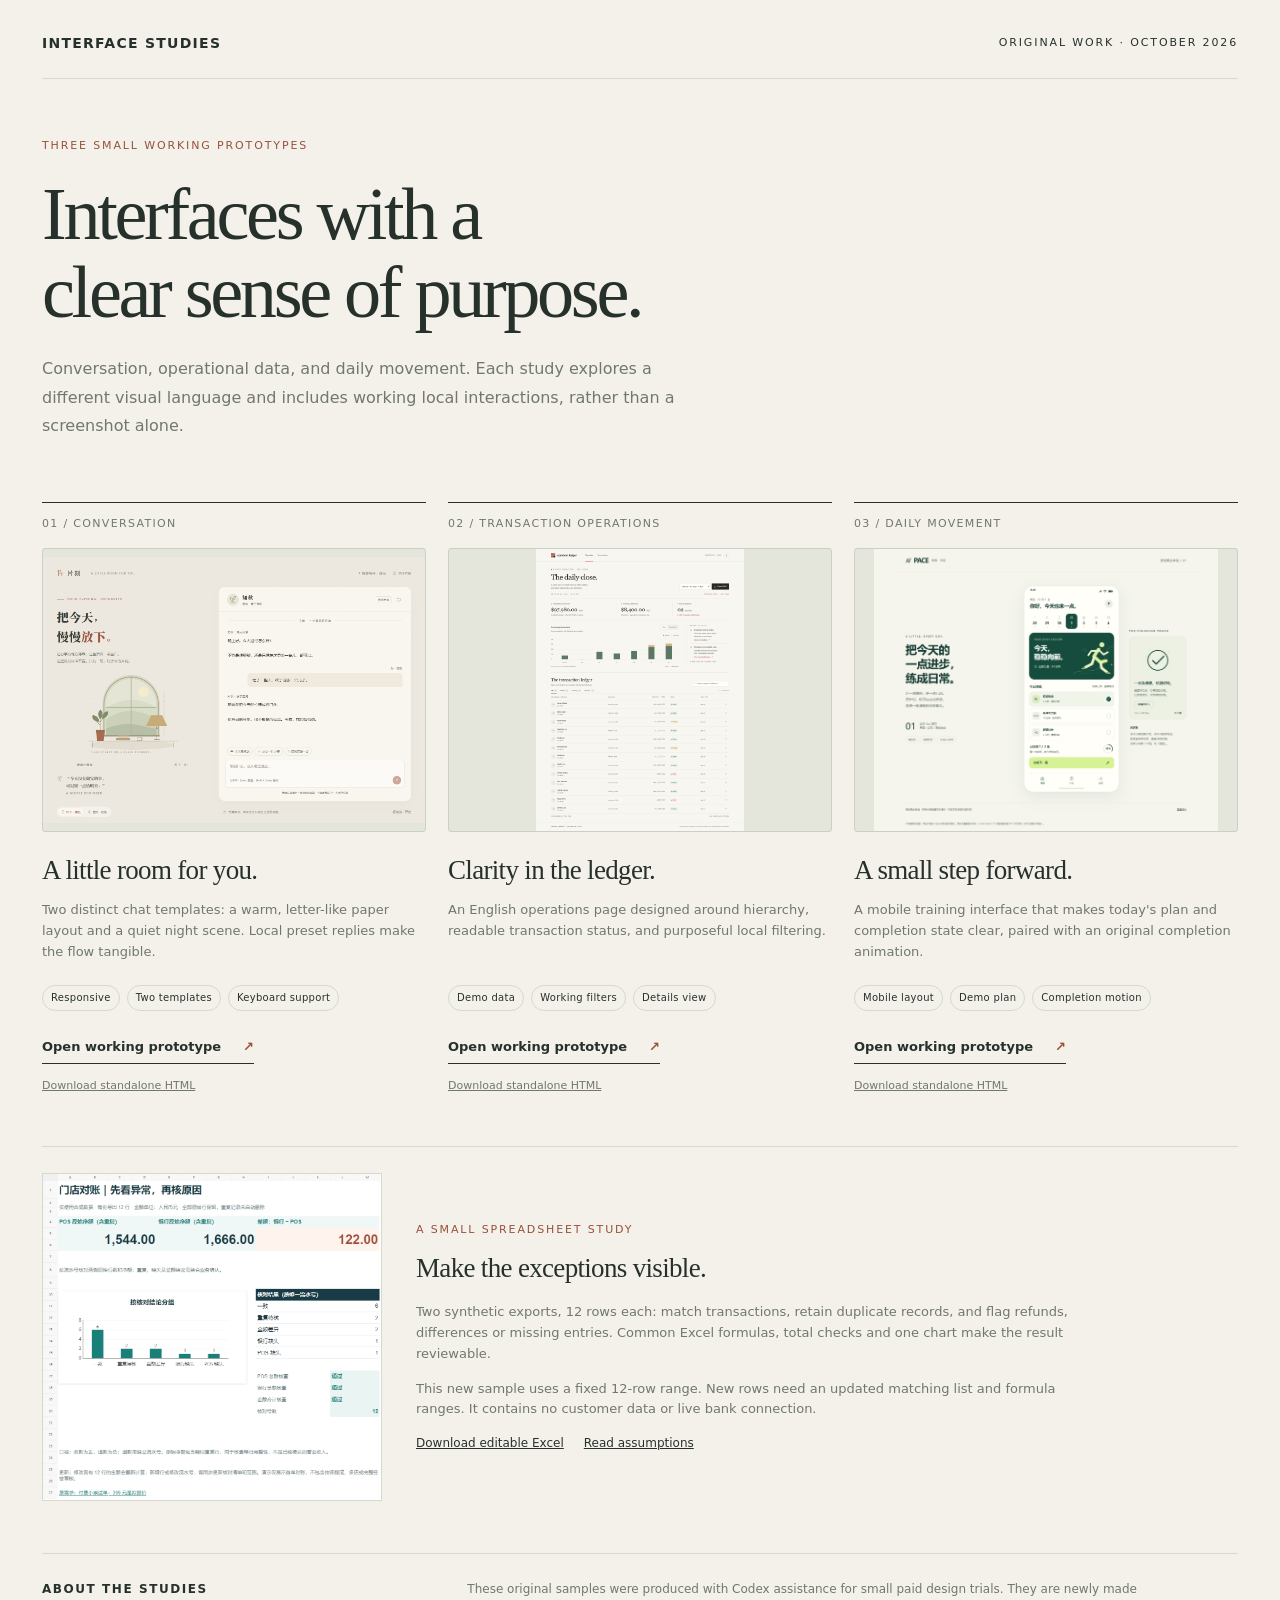
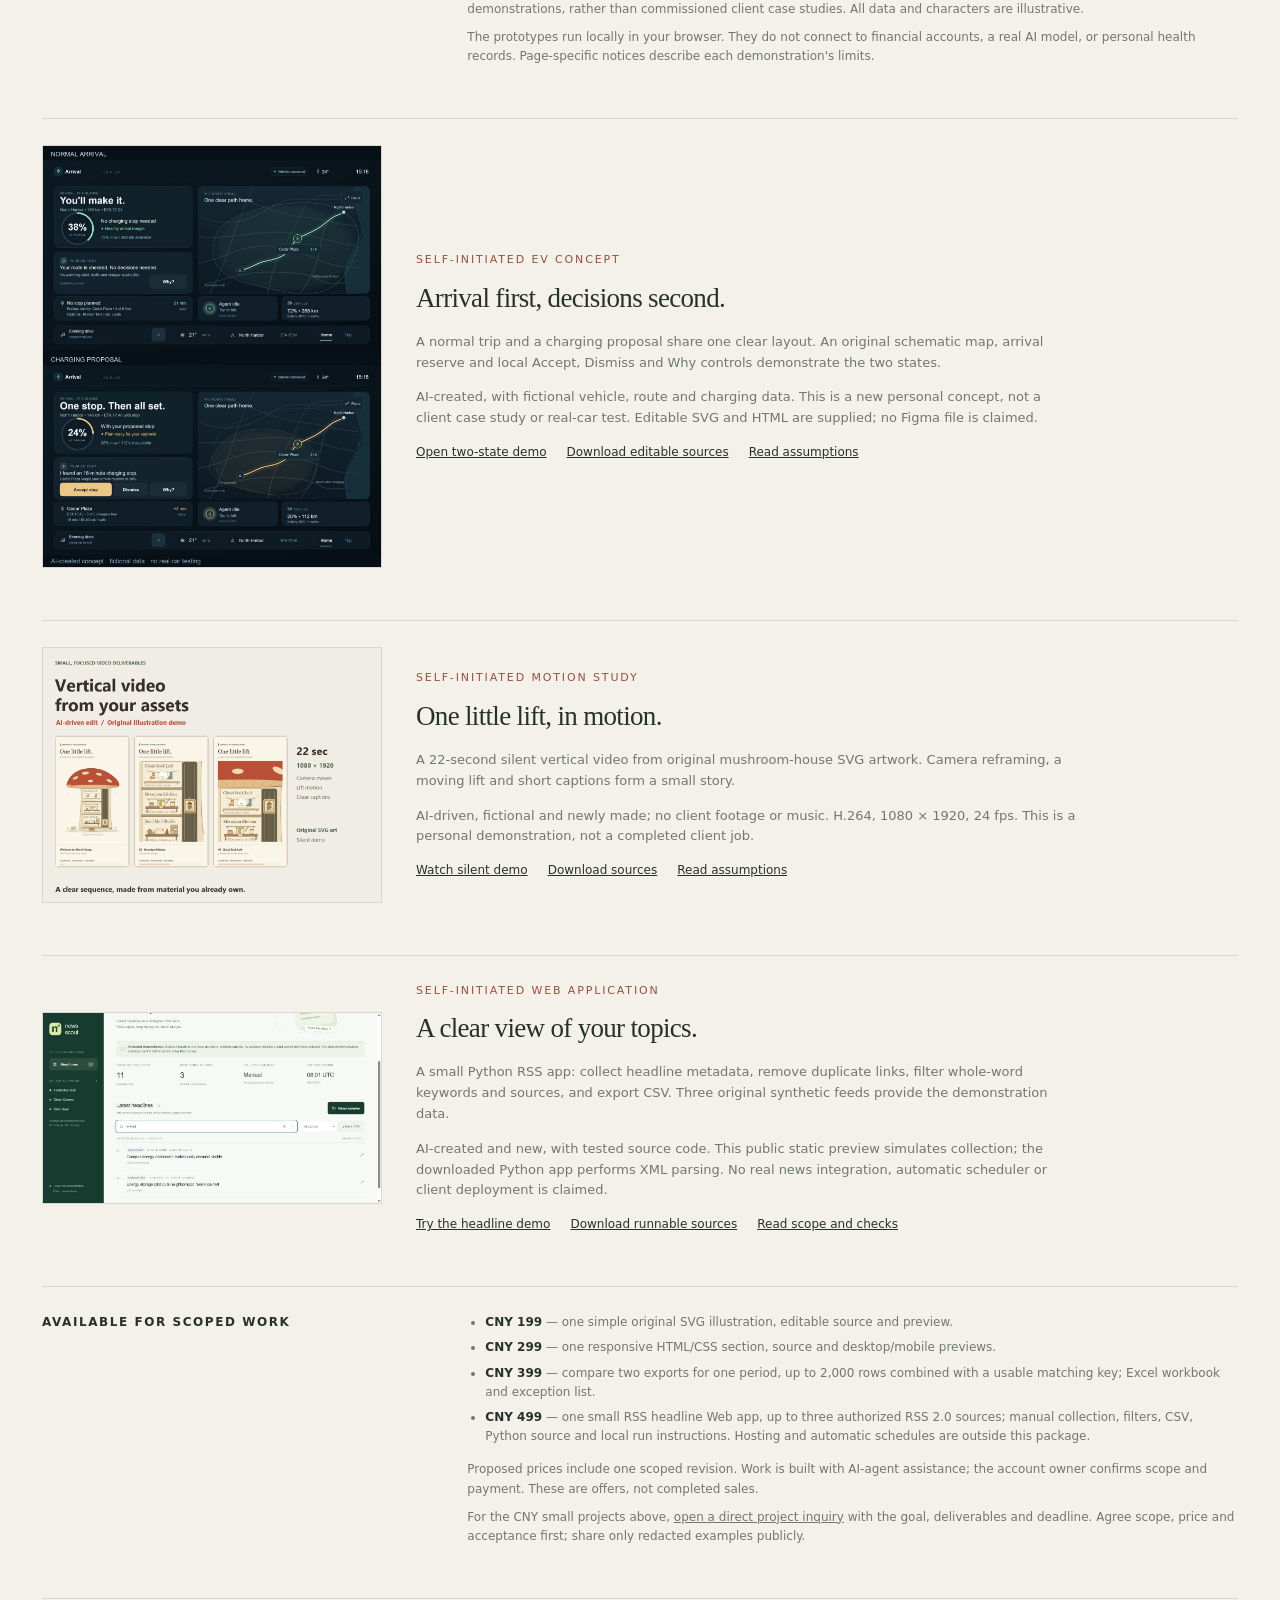
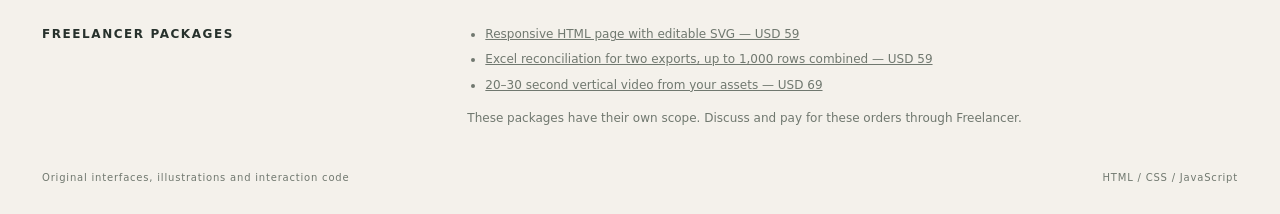
<file: index.html>
<!doctype html>
<html lang="en">
<head>
<meta charset="utf-8"><meta name="viewport" content="width=device-width,initial-scale=1">
<meta name="description" content="Three original interface studies: companion conversation, transaction operations, and a training app. Responsive, working browser prototypes.">
<title>Interface studies · Three small working prototypes</title>
<style>
:root{--paper:#f4f1eb;--ink:#27312c;--muted:#70786f;--line:#d5d9ce;--accent:#98513b}*{box-sizing:border-box}body{margin:0;background:var(--paper);color:var(--ink);font:15px/1.6 system-ui,-apple-system,"Segoe UI",sans-serif}a{color:inherit}main{max-width:1360px;margin:auto;padding:32px 42px 28px}header{display:flex;justify-content:space-between;align-items:center;padding-bottom:24px;border-bottom:1px solid var(--line);font-size:11px;letter-spacing:.17em;text-transform:uppercase}.wordmark{font-size:14px;font-weight:700;letter-spacing:.09em}.intro{padding:58px 0 45px;max-width:810px}.eyebrow{font-size:11px;letter-spacing:.17em;text-transform:uppercase;color:var(--accent)}h1{font-family:Georgia,"Times New Roman",serif;font-weight:400;letter-spacing:-.045em;font-size:clamp(42px,5.8vw,78px);line-height:1.05;margin:21px 0 23px}.intro p{max-width:640px;color:var(--muted);font-size:16px;line-height:1.8}.studies{display:grid;grid-template-columns:repeat(3,minmax(0,1fr));gap:22px}.study{border-top:1px solid var(--ink);padding-top:12px;min-width:0}.number{font-size:11px;font-variant-numeric:tabular-nums;color:var(--muted);letter-spacing:.12em}.image-link{display:block;margin:15px 0 22px;background:#e4e5db;aspect-ratio:1.35;overflow:hidden;border:1px solid #cbd0c4;border-radius:3px}.image-link img{width:100%;height:100%;object-fit:contain;display:block;transition:transform .35s}.image-link:hover img{transform:scale(1.025)}.study h2{font-family:Georgia,"Times New Roman",serif;font-weight:400;font-size:27px;letter-spacing:-.025em;line-height:1.25;margin:0 0 12px}.study p{font-size:13px;color:var(--muted);min-height:65px;margin:0 0 20px}.tags{display:flex;flex-wrap:wrap;gap:7px;margin-bottom:23px}.tags span{font-size:10px;letter-spacing:.03em;border:1px solid var(--line);padding:4px 8px;border-radius:20px}.launch{display:inline-flex;align-items:center;gap:22px;text-decoration:none;font-size:13px;font-weight:600;border-bottom:1px solid var(--ink);padding-bottom:5px}.launch span{color:var(--accent)}.source{display:block;font-size:11px;color:var(--muted);margin-top:13px}.notes{display:grid;grid-template-columns:1fr 2fr;gap:40px;border-top:1px solid var(--line);margin-top:52px;padding-top:26px}.notes h2{font-size:12px;letter-spacing:.13em;text-transform:uppercase;margin:0}.notes p{font-size:12px;color:var(--muted);max-width:790px;margin:0}.notes p+p{margin-top:9px}footer{display:flex;justify-content:space-between;gap:20px;margin-top:42px;font-size:10px;letter-spacing:.08em;color:var(--muted)}a:focus-visible{outline:2px solid var(--accent);outline-offset:5px}@media(max-width:840px){main{padding:23px}.intro{padding:43px 0 32px}.studies{grid-template-columns:1fr;gap:36px}.study p{min-height:0}.image-link{max-height:430px;aspect-ratio:1.6}.notes{grid-template-columns:1fr;gap:14px;margin-top:35px}header span:last-child{display:none}footer{font-size:9px}}
</style>
<style>
.spreadsheet{display:grid;grid-template-columns:minmax(220px,340px) minmax(0,1fr);gap:34px;align-items:center;border-top:1px solid var(--line);margin-top:52px;padding-top:26px}.spreadsheet img{display:block;width:100%;height:auto;border:1px solid var(--line)}.spreadsheet h2{font-family:Georgia,"Times New Roman",serif;font-size:27px;font-weight:400;letter-spacing:-.025em;margin:8px 0 12px}.spreadsheet p{font-size:13px;color:var(--muted);max-width:660px;margin:0 0 14px}.sample-links{display:flex;flex-wrap:wrap;gap:10px 20px;font-size:12px}.services ul,.platform-services ul{margin:0 0 14px;padding-left:18px;color:var(--muted);font-size:12px}.services li+li,.platform-services li+li{margin-top:6px}.services strong{color:var(--ink)}@media(max-width:840px){.spreadsheet{grid-template-columns:1fr;gap:20px;margin-top:35px}.spreadsheet>a{max-width:340px}}
</style>
</head>
<body><main>
<header><span class="wordmark">Interface studies</span><span>Original work · October 2026</span></header>
<section class="intro"><div class="eyebrow">Three small working prototypes</div><h1>Interfaces with a<br>clear sense of purpose.</h1><p>Conversation, operational data, and daily movement. Each study explores a different visual language and includes working local interactions, rather than a screenshot alone.</p></section>
<section class="studies" aria-label="Original interface studies">
<article class="study"><div class="number">01 / CONVERSATION</div><a class="image-link" href="companion-demo.html"><img src="companion-demo-preview.png" alt="Warm paper conversation interface, with an original window illustration"></a><h2>A little room for you.</h2><p>Two distinct chat templates: a warm, letter-like paper layout and a quiet night scene. Local preset replies make the flow tangible.</p><div class="tags"><span>Responsive</span><span>Two templates</span><span>Keyboard support</span></div><a class="launch" href="companion-demo.html">Open working prototype <span aria-hidden="true">↗</span></a><a class="source" href="companion-demo.html" download>Download standalone HTML</a></article>
<article class="study"><div class="number">02 / TRANSACTION OPERATIONS</div><a class="image-link" href="finance-demo.html"><img src="finance-demo-preview.png" alt="English transaction operations interface with clear amounts, filters and details"></a><h2>Clarity in the ledger.</h2><p>An English operations page designed around hierarchy, readable transaction status, and purposeful local filtering.</p><div class="tags"><span>Demo data</span><span>Working filters</span><span>Details view</span></div><a class="launch" href="finance-demo.html">Open working prototype <span aria-hidden="true">↗</span></a><a class="source" href="finance-demo.html" download>Download standalone HTML</a></article>
<article class="study"><div class="number">03 / DAILY MOVEMENT</div><a class="image-link" href="fitness-demo.html"><img src="fitness-demo-preview.png" alt="Original training app interface with plan cards and a progress completion interaction"></a><h2>A small step forward.</h2><p>A mobile training interface that makes today's plan and completion state clear, paired with an original completion animation.</p><div class="tags"><span>Mobile layout</span><span>Demo plan</span><span>Completion motion</span></div><a class="launch" href="fitness-demo.html">Open working prototype <span aria-hidden="true">↗</span></a><a class="source" href="fitness-demo.html" download>Download standalone HTML</a></article>
</section>
<section class="spreadsheet" aria-labelledby="spreadsheet-title"><a href="samples/salon/salon-reconciliation-preview.png"><img src="samples/salon/salon-reconciliation-preview.png" alt="Synthetic Excel reconciliation overview with 12 transaction groups, totals, exception counts and one chart" loading="lazy"></a><div><div class="eyebrow">A small spreadsheet study</div><h2 id="spreadsheet-title">Make the exceptions visible.</h2><p>Two synthetic exports, 12 rows each: match transactions, retain duplicate records, and flag refunds, differences or missing entries. Common Excel formulas, total checks and one chart make the result reviewable.</p><p>This new sample uses a fixed 12-row range. New rows need an updated matching list and formula ranges. It contains no customer data or live bank connection.</p><div class="sample-links"><a href="samples/salon/salon-reconciliation-demo.xlsx" download>Download editable Excel</a><a href="https://github.com/inklife/interface-trial-samples/blob/main/samples/salon/README.md">Read assumptions</a></div></div></section>
<section class="notes"><h2>About the studies</h2><div><p>These original samples were produced with Codex assistance for small paid design trials. They are newly made demonstrations, rather than commissioned client case studies. All data and characters are illustrative.</p><p>The prototypes run locally in your browser. They do not connect to financial accounts, a real AI model, or personal health records. Page-specific notices describe each demonstration's limits.</p></div></section>
<section class="spreadsheet ev-study" aria-labelledby="ev-title"><a href="samples/ev/"><img src="samples/ev/preview.jpg" alt="Two original EV home-screen concept states showing an arrival reserve and a proposed charging stop" loading="lazy"></a><div><div class="eyebrow">Self-initiated EV concept</div><h2 id="ev-title">Arrival first, decisions second.</h2><p>A normal trip and a charging proposal share one clear layout. An original schematic map, arrival reserve and local Accept, Dismiss and Why controls demonstrate the two states.</p><p>AI-created, with fictional vehicle, route and charging data. This is a new personal concept, not a client case study or real-car test. Editable SVG and HTML are supplied; no Figma file is claimed.</p><div class="sample-links"><a href="samples/ev/">Open two-state demo</a><a href="samples/ev/ev-arrival-source.zip" download>Download editable sources</a><a href="https://github.com/inklife/interface-trial-samples/blob/main/samples/ev/README.md">Read assumptions</a></div></div></section>
<section class="spreadsheet video-study" aria-labelledby="video-title"><a href="samples/video/mushroom-motion-demo.mp4"><img src="samples/video/preview.png" alt="Original mushroom-house motion study with three stills from a silent vertical video" loading="lazy"></a><div><div class="eyebrow">Self-initiated motion study</div><h2 id="video-title">One little lift, in motion.</h2><p>A 22-second silent vertical video from original mushroom-house SVG artwork. Camera reframing, a moving lift and short captions form a small story.</p><p>AI-driven, fictional and newly made; no client footage or music. H.264, 1080 × 1920, 24 fps. This is a personal demonstration, not a completed client job.</p><div class="sample-links"><a href="samples/video/mushroom-motion-demo.mp4">Watch silent demo</a><a href="samples/video/mushroom-motion-source.zip" download>Download sources</a><a href="https://github.com/inklife/interface-trial-samples/blob/main/samples/video/README.md">Read assumptions</a></div></div></section>
<section class="spreadsheet news-study" aria-labelledby="news-title"><a href="samples/news/"><img src="samples/news/preview.jpg" alt="Original News Scout dashboard with synthetic RSS headlines, keyword filters and source selection" loading="lazy"></a><div><div class="eyebrow">Self-initiated Web application</div><h2 id="news-title">A clear view of your topics.</h2><p>A small Python RSS app: collect headline metadata, remove duplicate links, filter whole-word keywords and sources, and export CSV. Three original synthetic feeds provide the demonstration data.</p><p>AI-created and new, with tested source code. This public static preview simulates collection; the downloaded Python app performs XML parsing. No real news integration, automatic scheduler or client deployment is claimed.</p><div class="sample-links"><a href="samples/news/">Try the headline demo</a><a href="samples/news/news-scout-source.zip" download>Download runnable sources</a><a href="https://github.com/inklife/interface-trial-samples/blob/main/samples/news/README.md">Read scope and checks</a></div></div></section>
<section class="notes services" aria-labelledby="services-title"><h2 id="services-title">Available for scoped work</h2><div><ul><li><strong>CNY 199</strong> — one simple original SVG illustration, editable source and preview.</li><li><strong>CNY 299</strong> — one responsive HTML/CSS section, source and desktop/mobile previews.</li><li><strong>CNY 399</strong> — compare two exports for one period, up to 2,000 rows combined with a usable matching key; Excel workbook and exception list.</li><li><strong>CNY 499</strong> — one small RSS headline Web app, up to three authorized RSS 2.0 sources; manual collection, filters, CSV, Python source and local run instructions. Hosting and automatic schedules are outside this package.</li></ul><p>Proposed prices include one scoped revision. Work is built with AI-agent assistance; the account owner confirms scope and payment. These are offers, not completed sales.</p><p>For the CNY small projects above, <a href="https://github.com/inklife/interface-trial-samples/issues/new">open a direct project inquiry</a> with the goal, deliverables and deadline. Agree scope, price and acceptance first; share only redacted examples publicly.</p></div></section>
<section class="notes platform-services" aria-labelledby="platform-services-title"><h2 id="platform-services-title">Freelancer packages</h2><div><ul><li><a href="https://www.freelancer.com/service/html/responsive-html-page-with-editable-svg">Responsive HTML page with editable SVG — USD 59</a></li><li><a href="https://www.freelancer.com/service/excel/excel-reconciliation-for-two-data-exports">Excel reconciliation for two exports, up to 1,000 rows combined — USD 59</a></li><li><a href="https://www.freelancer.com/service/video_editing/vertical-video-edit-from-your-existing-assets">20–30 second vertical video from your assets — USD 69</a></li></ul><p>These packages have their own scope. Discuss and pay for these orders through Freelancer.</p></div></section>
<footer><span>Original interfaces, illustrations and interaction code</span><span>HTML / CSS / JavaScript</span></footer>
</main></body></html>
</file>
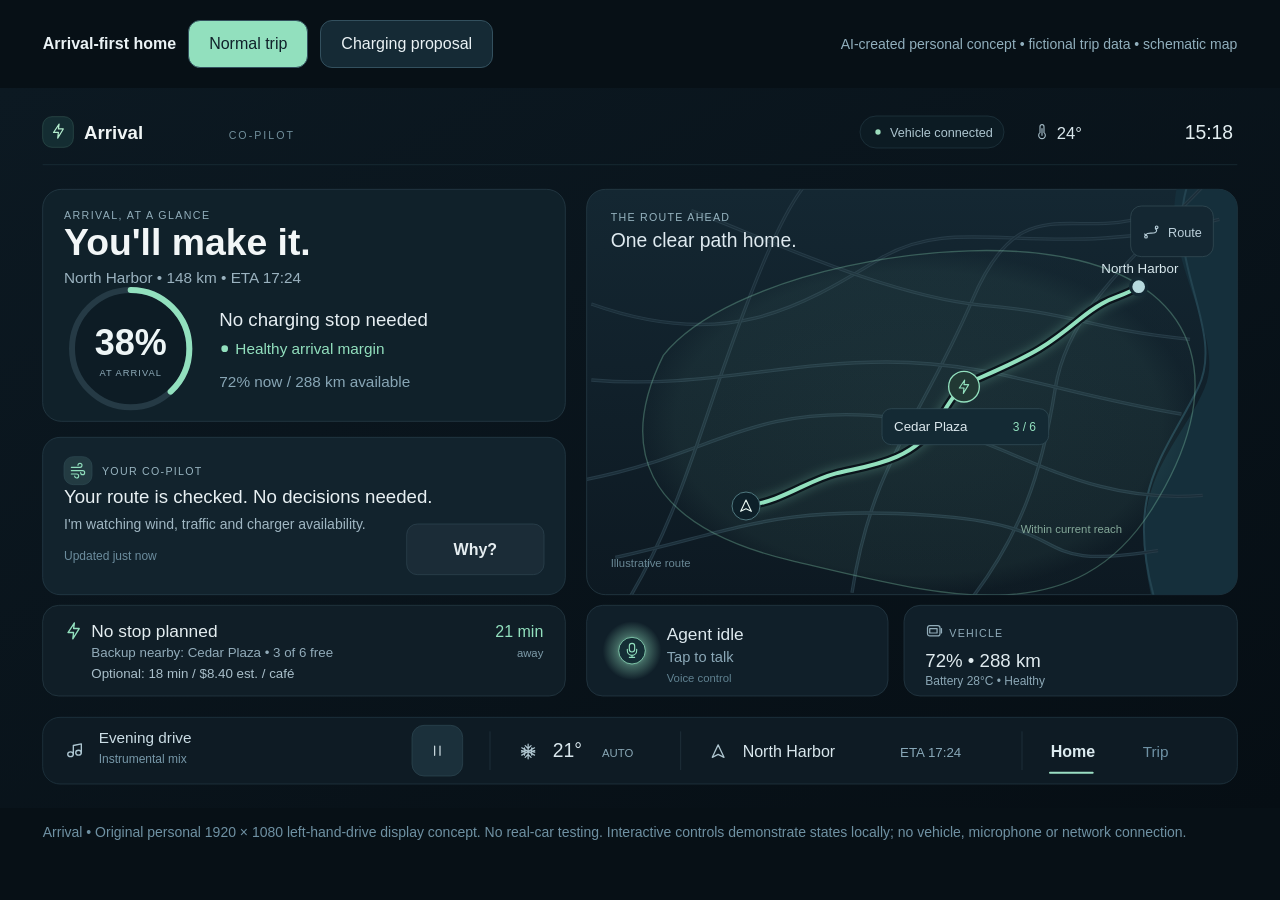
<file: samples/ev/index.html>
<!doctype html><html lang="en"><meta charset="utf-8"><meta name="viewport" content="width=device-width,initial-scale=1"><title>Arrival-first EV home — original concept</title><style>
*{box-sizing:border-box}body{margin:0;background:#071016;color:#eaf2f5;font:16px Arial,Helvetica,sans-serif}.bar{max-width:1920px;margin:0 auto;padding:20px 3.34%;display:flex;align-items:center;gap:12px;flex-wrap:wrap}button{font:inherit;color:inherit;background:#152a35;border:1px solid #33505e;border-radius:12px;min-height:48px;padding:10px 20px;cursor:pointer}button[aria-pressed=true]{background:#92e0be;color:#10212a}button:focus-visible{outline:3px solid #92e0be;outline-offset:3px}.note{margin-left:auto;color:#91afbd;font-size:14px}.frame{max-width:1920px;margin:auto}.frame svg{width:100%;height:auto;display:block}.button{cursor:pointer}.button:focus{outline:none}.button:hover>rect{stroke:#eaf2f5;stroke-width:2}.dialog{position:fixed;inset:0;background:#03090dba;display:grid;place-items:center;padding:24px}.dialog[hidden]{display:none}.panel{max-width:560px;border:1px solid #385564;border-radius:24px;background:#11242f;padding:28px;line-height:1.6}.panel h2{margin-top:0}.panel p{color:#bdd0da}.footer{padding:16px 3.34% 24px;font-size:14px;color:#6f91a3}.status{color:#92e0be;font-size:14px}
@media(max-width:700px){.bar{padding:16px}.note{margin-left:0;flex-basis:100%;line-height:1.5}.footer{line-height:1.5}}
</style><div class="bar"><strong>Arrival-first home</strong><button id="normal" aria-pressed="true">Normal trip</button><button id="proactive" aria-pressed="false">Charging proposal</button><span class="note">AI-created personal concept • fictional trip data • schematic map</span></div><main class="frame" id="frame"></main><div class="footer">Arrival • Original personal 1920 × 1080 left-hand-drive display concept. No real-car testing. Interactive controls demonstrate states locally; no vehicle, microphone or network connection.<span id="status" class="status" role="status"></span></div><div id="dialog" class="dialog" hidden role="dialog" aria-modal="true" aria-labelledby="dialog-title"><div class="panel"><h2 id="dialog-title">Why this plan?</h2><p id="dialog-text"></p><button id="close">Back to trip</button></div></div><script>
const screens={"normal": "<svg xmlns=\"http://www.w3.org/2000/svg\" width=\"1920\" height=\"1080\" viewBox=\"0 0 1920 1080\" font-family=\"Arial, Helvetica, sans-serif\" role=\"img\" aria-labelledby=\"title desc\">\n<title id=\"title\">Arrival EV home \u2014 normal arrival state</title>\n<desc id=\"desc\">Original AI-created interface concept. All battery, trip, weather, charger, price and availability values are fictional demonstration data. The map is an original schematic, not navigation. No live vehicle data or real charger reservation is claimed.</desc>\n<metadata>{&quot;creator&quot;: &quot;AI assistant for the account owner&quot;, &quot;ai_declaration&quot;: &quot;AI generated&quot;, &quot;data_status&quot;: &quot;fictional demonstration values&quot;, &quot;map&quot;: &quot;original schematic geometry&quot;, &quot;source&quot;: &quot;original vector elements; no stock UI kit; no external image or font requests&quot;, &quot;state&quot;: &quot;normal&quot;}</metadata>\n<defs>\n <linearGradient id=\"bg\" x2=\"1\" y2=\"1\"><stop stop-color=\"#0c1922\"/><stop offset=\"1\" stop-color=\"#060e14\"/></linearGradient>\n <linearGradient id=\"mapbg\" x2=\"0\" y2=\"1\"><stop stop-color=\"#142732\"/><stop offset=\"1\" stop-color=\"#0d1922\"/></linearGradient>\n <radialGradient id=\"orb\"><stop stop-color=\"#92e0be\"/><stop offset=\".55\" stop-color=\"#92e0be\" stop-opacity=\".34\"/><stop offset=\"1\" stop-color=\"#92e0be\" stop-opacity=\"0\"/></radialGradient>\n <radialGradient id=\"reach\"><stop stop-color=\"#92e0be\" stop-opacity=\".08\"/><stop offset=\".88\" stop-color=\"#92e0be\" stop-opacity=\".06\"/><stop offset=\"1\" stop-color=\"#92e0be\" stop-opacity=\".01\"/></radialGradient>\n <linearGradient id=\"rail\" x2=\"1\"><stop stop-color=\"#62bfa7\"/><stop offset=\"1\" stop-color=\"#92e0be\"/></linearGradient>\n <clipPath id=\"mapclip\"><rect x=\"880\" y=\"152\" width=\"976\" height=\"608\" rx=\"28\"/></clipPath>\n <filter id=\"routeglow\" x=\"-30%\" y=\"-30%\" width=\"160%\" height=\"160%\"><feGaussianBlur stdDeviation=\"6\"/></filter>\n</defs>\n<rect width=\"1920\" height=\"1080\" fill=\"url(#bg)\"/>\n<g id=\"header\">\n<rect x=\"64\" y=\"43\" width=\"46\" height=\"46\" rx=\"14\" fill=\"#142d32\" stroke=\"#31524f\"/>\n<g transform=\"translate(75,52) scale(1.05)\" fill=\"none\" stroke=\"#b4edce\" stroke-width=\"1.7\" stroke-linecap=\"round\" stroke-linejoin=\"round\"><path d=\"M13 2L5 14h7l-1 8 8-13h-7l1-7Z\"/></g>\n<text x=\"126\" y=\"77\" font-size=\"28\" fill=\"#f0f5f5\" font-weight=\"600\" text-anchor=\"start\">Arrival</text>\n<text x=\"343\" y=\"77\" font-size=\"16\" fill=\"#72909c\" font-weight=\"500\" text-anchor=\"start\" letter-spacing=\"3\">CO-PILOT</text>\n<rect x=\"1290\" y=\"42\" width=\"216\" height=\"48\" rx=\"24\" fill=\"#0c1b23\" stroke=\"#243a44\"/>\n<circle cx=\"1317\" cy=\"66\" r=\"4\" fill=\"#9cddbd\"/>\n<text x=\"1335\" y=\"74\" font-size=\"19\" fill=\"#adc5cf\" font-weight=\"400\" text-anchor=\"start\">Vehicle connected</text>\n<g transform=\"translate(1551,53) scale(1)\" fill=\"none\" stroke=\"#a4bbc6\" stroke-width=\"1.7\" stroke-linecap=\"round\" stroke-linejoin=\"round\"><path d=\"M9 14V5a3 3 0 016 0v9a5 5 0 11-6 0ZM12 8v10\"/></g>\n<text x=\"1585\" y=\"77\" font-size=\"25\" fill=\"#d9e7ec\" font-weight=\"500\" text-anchor=\"start\">24\u00b0</text>\n<text x=\"1777\" y=\"77\" font-size=\"29\" fill=\"#e3eef1\" font-weight=\"500\" text-anchor=\"start\">15:18</text>\n<path d=\"M64 115L1856 115\" fill=\"none\" stroke=\"#1c313c\" stroke-width=\"1\"/>\n</g>\n<g id=\"arrival-confidence\">\n<rect x=\"64\" y=\"152\" width=\"784\" height=\"348\" rx=\"28\" fill=\"#10212a\" stroke=\"#2b414d\"/>\n<text x=\"96\" y=\"196\" font-size=\"16\" fill=\"#91aebb\" font-weight=\"500\" text-anchor=\"start\" letter-spacing=\"2.1\">ARRIVAL, AT A GLANCE</text>\n<text x=\"96\" y=\"250\" font-size=\"56\" fill=\"#f2f6f7\" font-weight=\"600\" text-anchor=\"start\">You&#x27;ll make it.</text>\n<text x=\"96\" y=\"292\" font-size=\"23\" fill=\"#9ab2bf\" font-weight=\"400\" text-anchor=\"start\">North Harbor  \u2022  148 km  \u2022  ETA 17:24</text>\n<circle cx=\"196\" cy=\"391\" r=\"88\" fill=\"#0d1c25\" stroke=\"#253a45\" stroke-width=\"9\"/>\n<circle cx=\"196\" cy=\"391\" r=\"88\" fill=\"none\" stroke=\"#92e0be\" stroke-width=\"9\" stroke-linecap=\"round\" stroke-dasharray=\"210.11 552.92\" transform=\"rotate(-90 196 391)\"/>\n<text x=\"196\" y=\"401\" font-size=\"54\" fill=\"#edf5f6\" font-weight=\"600\" text-anchor=\"middle\">38%</text>\n<text x=\"196\" y=\"432\" font-size=\"14\" fill=\"#8eabb9\" font-weight=\"500\" text-anchor=\"middle\" letter-spacing=\"1.5\">AT ARRIVAL</text>\n<text x=\"329\" y=\"357\" font-size=\"28\" fill=\"#e6eef2\" font-weight=\"500\" text-anchor=\"start\">No charging stop needed</text>\n<circle cx=\"337\" cy=\"391\" r=\"5\" fill=\"#92e0be\"/>\n<text x=\"353\" y=\"399\" font-size=\"23\" fill=\"#92e0be\" font-weight=\"400\" text-anchor=\"start\">Healthy arrival margin</text>\n<text x=\"329\" y=\"449\" font-size=\"23\" fill=\"#88a6b5\" font-weight=\"400\" text-anchor=\"start\">72% now   /   288 km available</text>\n</g>\n<g id=\"agent-card\">\n<rect x=\"64\" y=\"524\" width=\"784\" height=\"236\" rx=\"26\" fill=\"#12232d\" stroke=\"#2a424e\"/>\n<rect x=\"96\" y=\"553\" width=\"42\" height=\"42\" rx=\"14\" fill=\"#233b42\" stroke=\"#304b53\"/>\n<g transform=\"translate(105,562) scale(1)\" fill=\"none\" stroke=\"#92e0be\" stroke-width=\"1.7\" stroke-linecap=\"round\" stroke-linejoin=\"round\"><path d=\"M2 7h13a3 3 0 10-3-3M2 12h17a3 3 0 11-3 3M2 17h8a3 3 0 11-3 3\"/></g>\n<text x=\"153\" y=\"580\" font-size=\"16\" fill=\"#98b4c0\" font-weight=\"500\" text-anchor=\"start\" letter-spacing=\"1.9\">YOUR CO-PILOT</text>\n<text x=\"96\" y=\"622\" font-size=\"28\" fill=\"#e8f0f3\" font-weight=\"500\" text-anchor=\"start\">Your route is checked. No decisions needed.</text>\n<text x=\"96\" y=\"661\" font-size=\"21\" fill=\"#a0b7c3\" font-weight=\"400\" text-anchor=\"start\">I&#x27;m watching wind, traffic and charger availability.</text>\n<text x=\"96\" y=\"708\" font-size=\"18\" fill=\"#6c8d9e\" font-weight=\"400\" text-anchor=\"start\">Updated just now</text>\n<g class=\"button\" data-action=\"why\" role=\"button\" aria-label=\"Why?\"><rect x=\"610\" y=\"654\" width=\"206\" height=\"76\" rx=\"16\" fill=\"#1b2c37\" stroke=\"#304652\"/><text x=\"713.0\" y=\"701\" font-size=\"24\" fill=\"#e5edf0\" font-weight=\"600\" text-anchor=\"middle\">Why?</text></g>\n</g>\n<g id=\"charging-plan\">\n<rect x=\"64\" y=\"776\" width=\"784\" height=\"136\" rx=\"24\" fill=\"#101e27\" stroke=\"#293e49\"/>\n<g transform=\"translate(96,800) scale(1.2)\" fill=\"none\" stroke=\"#92e0be\" stroke-width=\"1.7\" stroke-linecap=\"round\" stroke-linejoin=\"round\"><path d=\"M13 2L5 14h7l-1 8 8-13h-7l1-7Z\"/></g>\n<text x=\"137\" y=\"823\" font-size=\"26\" fill=\"#e4edf0\" font-weight=\"500\" text-anchor=\"start\">No stop planned</text>\n<text x=\"137\" y=\"853\" font-size=\"20\" fill=\"#92acba\" font-weight=\"400\" text-anchor=\"start\">Backup nearby: Cedar Plaza  \u2022  3 of 6 free</text>\n<text x=\"137\" y=\"885\" font-size=\"20\" fill=\"#a9bfca\" font-weight=\"400\" text-anchor=\"start\">Optional: 18 min   /   $8.40 est.   /   caf\u00e9</text>\n<text x=\"815\" y=\"823\" font-size=\"24\" fill=\"#92e0be\" font-weight=\"500\" text-anchor=\"end\">21 min</text>\n<text x=\"815\" y=\"853\" font-size=\"17\" fill=\"#7e9caa\" font-weight=\"400\" text-anchor=\"end\">away</text>\n</g>\n<g id=\"reachable-area-map\">\n<rect x=\"880\" y=\"152\" width=\"976\" height=\"608\" rx=\"28\" fill=\"url(#mapbg)\" stroke=\"#2b414c\"/>\n<g clip-path=\"url(#mapclip)\">\n<path d=\"M1803 80C1690 202 1848 355 1807 450S1685 592 1729 770L1970 790V90Z\" fill=\"#152f3b\"/>\n<path d=\"M1812 86C1709 225 1847 348 1797 450S1684 606 1734 774\" fill=\"none\" stroke=\"#234350\" stroke-width=\"3\"/>\n<path d=\"M887 324C1089 396 1199 330 1320 256S1562 267 1829 197\" fill=\"none\" stroke=\"#263b47\" stroke-width=\"5\"/>\n<path d=\"M887 324C1089 396 1199 330 1320 256S1562 267 1829 197\" fill=\"none\" stroke=\"#1b2e39\" stroke-width=\"2\"/>\n<path d=\"M880 587C1066 551 1117 480 1306 491S1594 628 1804 611\" fill=\"none\" stroke=\"#263b47\" stroke-width=\"5\"/>\n<path d=\"M880 587C1066 551 1117 480 1306 491S1594 628 1804 611\" fill=\"none\" stroke=\"#1b2e39\" stroke-width=\"2\"/>\n<path d=\"M932 785C1033 624 1054 479 1144 265S1249 140 1393 86\" fill=\"none\" stroke=\"#263b47\" stroke-width=\"5\"/>\n<path d=\"M932 785C1033 624 1054 479 1144 265S1249 140 1393 86\" fill=\"none\" stroke=\"#1b2e39\" stroke-width=\"2\"/>\n<path d=\"M1278 757C1308 561 1381 499 1459 317S1615 242 1744 183\" fill=\"none\" stroke=\"#263b47\" stroke-width=\"5\"/>\n<path d=\"M1278 757C1308 561 1381 499 1459 317S1615 242 1744 183\" fill=\"none\" stroke=\"#1b2e39\" stroke-width=\"2\"/>\n<path d=\"M1434 795C1536 674 1564 569 1583 450S1709 247 1802 150\" fill=\"none\" stroke=\"#263b47\" stroke-width=\"5\"/>\n<path d=\"M1434 795C1536 674 1564 569 1583 450S1709 247 1802 150\" fill=\"none\" stroke=\"#1b2e39\" stroke-width=\"2\"/>\n<path d=\"M887 438C1047 452 1172 411 1330 411S1582 457 1772 489\" fill=\"none\" stroke=\"#263b47\" stroke-width=\"5\"/>\n<path d=\"M887 438C1047 452 1172 411 1330 411S1582 457 1772 489\" fill=\"none\" stroke=\"#1b2e39\" stroke-width=\"2\"/>\n<path d=\"M923 704C1103 665 1161 625 1396 641S1529 727 1737 694\" fill=\"none\" stroke=\"#263b47\" stroke-width=\"5\"/>\n<path d=\"M923 704C1103 665 1161 625 1396 641S1529 727 1737 694\" fill=\"none\" stroke=\"#1b2e39\" stroke-width=\"2\"/>\n<path d=\"M1037 184C1128 217 1330 313 1475 326S1640 363 1785 377\" fill=\"none\" stroke=\"#263b47\" stroke-width=\"5\"/>\n<path d=\"M1037 184C1128 217 1330 313 1475 326S1640 363 1785 377\" fill=\"none\" stroke=\"#1b2e39\" stroke-width=\"2\"/>\n<path d=\"M995 401C1092 279 1429 213 1616 258S1844 449 1727 633 1418 764 1187 709 930 532 995 401Z\" fill=\"url(#reach)\" stroke=\"#81cbaa\" stroke-opacity=\".34\" stroke-width=\"2\"/>\n<text x=\"1531\" y=\"668\" font-size=\"17\" fill=\"#84a899\" font-weight=\"400\" text-anchor=\"start\">Within current reach</text>\n<path d=\"M1119 627C1174 620 1210 589 1254 578S1369 562 1406 501 1437 450 1494 424 1569 388 1618 348 1674 319 1708 298\" fill=\"none\" stroke=\"#92e0be\" stroke-opacity=\".20\" stroke-width=\"20\" filter=\"url(#routeglow)\"/>\n<path d=\"M1119 627C1174 620 1210 589 1254 578S1369 562 1406 501 1437 450 1494 424 1569 388 1618 348 1674 319 1708 298\" fill=\"none\" stroke=\"#0a141b\" stroke-width=\"13\" stroke-linecap=\"round\"/>\n<path d=\"M1119 627C1174 620 1210 589 1254 578S1369 562 1406 501 1437 450 1494 424 1569 388 1618 348 1674 319 1708 298\" fill=\"none\" stroke=\"#92e0be\" stroke-width=\"6\" stroke-linecap=\"round\"/>\n<circle cx=\"1119\" cy=\"627\" r=\"21\" fill=\"#0d2029\" stroke=\"#4f777e\" stroke-width=\"1.5\"/>\n<g transform=\"translate(1107,615) scale(1)\" fill=\"none\" stroke=\"#e6f5f0\" stroke-width=\"1.7\" stroke-linecap=\"round\" stroke-linejoin=\"round\"><path d=\"M12 3l8 17-8-4-8 4L12 3Z\"/></g>\n<circle cx=\"1708\" cy=\"298\" r=\"12\" fill=\"#b7d9de\" stroke=\"#142934\" stroke-width=\"5\"/>\n<text x=\"1652\" y=\"277\" font-size=\"20\" fill=\"#d8e8ee\" font-weight=\"500\" text-anchor=\"start\">North Harbor</text>\n<circle cx=\"1446\" cy=\"448\" r=\"23\" fill=\"#213934\" stroke=\"#92e0be\" stroke-width=\"2\"/>\n<g transform=\"translate(1434,436) scale(1)\" fill=\"none\" stroke=\"#92e0be\" stroke-width=\"1.7\" stroke-linecap=\"round\" stroke-linejoin=\"round\"><path d=\"M13 2L5 14h7l-1 8 8-13h-7l1-7Z\"/></g>\n<rect x=\"1323\" y=\"481\" width=\"250\" height=\"54\" rx=\"14\" fill=\"#142a34\" stroke=\"#36515b\"/>\n<text x=\"1341\" y=\"515\" font-size=\"20\" fill=\"#dce8ed\" font-weight=\"500\" text-anchor=\"start\">Cedar Plaza</text>\n<text x=\"1554\" y=\"515\" font-size=\"18\" fill=\"#92e0be\" font-weight=\"500\" text-anchor=\"end\">3 / 6</text>\n</g>\n<text x=\"916\" y=\"200\" font-size=\"16\" fill=\"#96b4c0\" font-weight=\"500\" text-anchor=\"start\" letter-spacing=\"1.9\">THE ROUTE AHEAD</text>\n<text x=\"916\" y=\"239\" font-size=\"29\" fill=\"#dfeaf0\" font-weight=\"500\" text-anchor=\"start\">One clear path home.</text>\n<rect x=\"1696\" y=\"177\" width=\"124\" height=\"76\" rx=\"16\" fill=\"#142732\" stroke=\"#38505a\"/>\n<g transform=\"translate(1715,203) scale(1)\" fill=\"none\" stroke=\"#b6cdd8\" stroke-width=\"1.7\" stroke-linecap=\"round\" stroke-linejoin=\"round\"><path d=\"M4 18c0-7 16 1 16-8M4 18l-2-2M20 10l-2-2\"/><circle cx=\"4\" cy=\"20\" r=\"2\"/><circle cx=\"20\" cy=\"6\" r=\"2\"/></g>\n<text x=\"1752\" y=\"224\" font-size=\"19\" fill=\"#bcd0db\" font-weight=\"500\" text-anchor=\"start\">Route</text>\n<text x=\"916\" y=\"718\" font-size=\"17\" fill=\"#698895\" font-weight=\"400\" text-anchor=\"start\">Illustrative route</text>\n</g>\n<g id=\"voice-and-vehicle\">\n<rect x=\"880\" y=\"776\" width=\"452\" height=\"136\" rx=\"24\" fill=\"#101f29\" stroke=\"#293f4b\"/>\n<circle cx=\"948\" cy=\"844\" r=\"44\" fill=\"url(#orb)\"/>\n<circle cx=\"948\" cy=\"844\" r=\"20\" fill=\"#142e35\" stroke=\"#92e0be\" stroke-width=\"1.2\"/>\n<g transform=\"translate(936,831) scale(1)\" fill=\"none\" stroke=\"#92e0be\" stroke-width=\"1.7\" stroke-linecap=\"round\" stroke-linejoin=\"round\"><rect x=\"8\" y=\"2\" width=\"8\" height=\"13\" rx=\"4\"/><path d=\"M5 11v2a7 7 0 0014 0v-2M12 20v3M8 23h8\"/></g>\n<text x=\"1000\" y=\"828\" font-size=\"26\" fill=\"#dde9ee\" font-weight=\"500\" text-anchor=\"start\">Agent idle</text>\n<text x=\"1000\" y=\"861\" font-size=\"22\" fill=\"#8ba8b7\" font-weight=\"400\" text-anchor=\"start\">Tap to talk</text>\n<text x=\"1000\" y=\"891\" font-size=\"17\" fill=\"#608291\" font-weight=\"400\" text-anchor=\"start\">Voice control</text>\n<rect x=\"1356\" y=\"776\" width=\"500\" height=\"136\" rx=\"24\" fill=\"#101f29\" stroke=\"#293f4b\"/>\n<g transform=\"translate(1388,801) scale(1.1)\" fill=\"none\" stroke=\"#91acb9\" stroke-width=\"1.7\" stroke-linecap=\"round\" stroke-linejoin=\"round\"><rect x=\"3\" y=\"5\" width=\"17\" height=\"14\" rx=\"3\"/><path d=\"M22 9v6M6 9h10v6H6Z\"/></g>\n<text x=\"1424\" y=\"824\" font-size=\"16\" fill=\"#8fabb9\" font-weight=\"500\" text-anchor=\"start\" letter-spacing=\"1.8\">VEHICLE</text>\n<text x=\"1388\" y=\"868\" font-size=\"28\" fill=\"#e0ebef\" font-weight=\"500\" text-anchor=\"start\">72%  \u2022  288 km</text>\n<text x=\"1388\" y=\"895\" font-size=\"18\" fill=\"#8ba7b5\" font-weight=\"400\" text-anchor=\"start\">Battery 28\u00b0C  \u2022  Healthy</text>\n</g>\n<g id=\"persistent-controls\">\n<rect x=\"64\" y=\"944\" width=\"1792\" height=\"100\" rx=\"26\" fill=\"#0e1b24\" stroke=\"#253b48\"/>\n<g transform=\"translate(98,979) scale(1.2)\" fill=\"none\" stroke=\"#adc6d1\" stroke-width=\"1.7\" stroke-linecap=\"round\" stroke-linejoin=\"round\"><path d=\"M10 17V6l10-2v11M10 6l10-2\"/><ellipse cx=\"6.5\" cy=\"17\" rx=\"3.5\" ry=\"3\"/><ellipse cx=\"16.5\" cy=\"15\" rx=\"3.5\" ry=\"3\"/></g>\n<text x=\"148\" y=\"982\" font-size=\"23\" fill=\"#cbdde5\" font-weight=\"500\" text-anchor=\"start\">Evening drive</text>\n<text x=\"148\" y=\"1013\" font-size=\"18\" fill=\"#7798a9\" font-weight=\"400\" text-anchor=\"start\">Instrumental mix</text>\n<g class=\"button\" data-action=\"play\" role=\"button\" aria-label=\"Pause media\">\n<rect x=\"618\" y=\"956\" width=\"76\" height=\"76\" rx=\"18\" fill=\"#1b303b\" stroke=\"#304954\"/>\n<g transform=\"translate(644,982) scale(1)\" fill=\"none\" stroke=\"#dae8ee\" stroke-width=\"1.7\" stroke-linecap=\"round\" stroke-linejoin=\"round\"><path d=\"M8 5v14M16 5v14\"/></g>\n</g>\n<path d=\"M735 965L735 1023\" fill=\"none\" stroke=\"#263944\" stroke-width=\"1\"/>\n<g transform=\"translate(779,982) scale(1.1)\" fill=\"none\" stroke=\"#afc6d0\" stroke-width=\"1.7\" stroke-linecap=\"round\" stroke-linejoin=\"round\"><path d=\"M12 2v20M3.3 7l17.4 10M3.3 17L20.7 7M8 4l4 4 4-4M8 20l4-4 4 4M3 11l5 1-1-5M21 13l-5-1 1 5M3 13l5-1-1 5M21 11l-5 1 1-5\"/></g>\n<text x=\"829\" y=\"1004\" font-size=\"29\" fill=\"#d9e7ed\" font-weight=\"500\" text-anchor=\"start\">21\u00b0</text>\n<text x=\"903\" y=\"1003\" font-size=\"17\" fill=\"#89a7b5\" font-weight=\"500\" text-anchor=\"start\">AUTO</text>\n<path d=\"M1021 965L1021 1023\" fill=\"none\" stroke=\"#263944\" stroke-width=\"1\"/>\n<g transform=\"translate(1064,982) scale(1.1)\" fill=\"none\" stroke=\"#afc6d0\" stroke-width=\"1.7\" stroke-linecap=\"round\" stroke-linejoin=\"round\"><path d=\"M12 3l8 17-8-4-8 4L12 3Z\"/></g>\n<text x=\"1114\" y=\"1004\" font-size=\"24\" fill=\"#d9e7ed\" font-weight=\"500\" text-anchor=\"start\">North Harbor</text>\n<text x=\"1350\" y=\"1003\" font-size=\"20\" fill=\"#88a8b8\" font-weight=\"400\" text-anchor=\"start\">ETA 17:24</text>\n<path d=\"M1533 965L1533 1023\" fill=\"none\" stroke=\"#263944\" stroke-width=\"1\"/>\n<text x=\"1576\" y=\"1003\" font-size=\"24\" fill=\"#dcebf0\" font-weight=\"600\" text-anchor=\"start\">Home</text>\n<text x=\"1714\" y=\"1003\" font-size=\"23\" fill=\"#6e91a4\" font-weight=\"400\" text-anchor=\"start\">Trip</text>\n<path d=\"M1575 1027h64\" stroke=\"#9bdec3\" stroke-width=\"3\" stroke-linecap=\"round\"/>\n</g>\n</svg>", "proactive": "<svg xmlns=\"http://www.w3.org/2000/svg\" width=\"1920\" height=\"1080\" viewBox=\"0 0 1920 1080\" font-family=\"Arial, Helvetica, sans-serif\" role=\"img\" aria-labelledby=\"title desc\">\n<title id=\"title\">Arrival EV home \u2014 proposed charging state</title>\n<desc id=\"desc\">Original AI-created interface concept. All battery, trip, weather, charger, price and availability values are fictional demonstration data. The map is an original schematic, not navigation. No live vehicle data or real charger reservation is claimed.</desc>\n<metadata>{&quot;creator&quot;: &quot;AI assistant for the account owner&quot;, &quot;ai_declaration&quot;: &quot;AI generated&quot;, &quot;data_status&quot;: &quot;fictional demonstration values&quot;, &quot;map&quot;: &quot;original schematic geometry&quot;, &quot;source&quot;: &quot;original vector elements; no stock UI kit; no external image or font requests&quot;, &quot;state&quot;: &quot;proactive&quot;}</metadata>\n<defs>\n <linearGradient id=\"bg\" x2=\"1\" y2=\"1\"><stop stop-color=\"#0c1922\"/><stop offset=\"1\" stop-color=\"#060e14\"/></linearGradient>\n <linearGradient id=\"mapbg\" x2=\"0\" y2=\"1\"><stop stop-color=\"#142732\"/><stop offset=\"1\" stop-color=\"#0d1922\"/></linearGradient>\n <radialGradient id=\"orb\"><stop stop-color=\"#edc785\"/><stop offset=\".55\" stop-color=\"#edc785\" stop-opacity=\".34\"/><stop offset=\"1\" stop-color=\"#edc785\" stop-opacity=\"0\"/></radialGradient>\n <radialGradient id=\"reach\"><stop stop-color=\"#edc785\" stop-opacity=\".08\"/><stop offset=\".88\" stop-color=\"#edc785\" stop-opacity=\".06\"/><stop offset=\"1\" stop-color=\"#edc785\" stop-opacity=\".01\"/></radialGradient>\n <linearGradient id=\"rail\" x2=\"1\"><stop stop-color=\"#62bfa7\"/><stop offset=\"1\" stop-color=\"#edc785\"/></linearGradient>\n <clipPath id=\"mapclip\"><rect x=\"880\" y=\"152\" width=\"976\" height=\"608\" rx=\"28\"/></clipPath>\n <filter id=\"routeglow\" x=\"-30%\" y=\"-30%\" width=\"160%\" height=\"160%\"><feGaussianBlur stdDeviation=\"6\"/></filter>\n</defs>\n<rect width=\"1920\" height=\"1080\" fill=\"url(#bg)\"/>\n<g id=\"header\">\n<rect x=\"64\" y=\"43\" width=\"46\" height=\"46\" rx=\"14\" fill=\"#142d32\" stroke=\"#31524f\"/>\n<g transform=\"translate(75,52) scale(1.05)\" fill=\"none\" stroke=\"#b4edce\" stroke-width=\"1.7\" stroke-linecap=\"round\" stroke-linejoin=\"round\"><path d=\"M13 2L5 14h7l-1 8 8-13h-7l1-7Z\"/></g>\n<text x=\"126\" y=\"77\" font-size=\"28\" fill=\"#f0f5f5\" font-weight=\"600\" text-anchor=\"start\">Arrival</text>\n<text x=\"343\" y=\"77\" font-size=\"16\" fill=\"#72909c\" font-weight=\"500\" text-anchor=\"start\" letter-spacing=\"3\">CO-PILOT</text>\n<rect x=\"1290\" y=\"42\" width=\"216\" height=\"48\" rx=\"24\" fill=\"#0c1b23\" stroke=\"#243a44\"/>\n<circle cx=\"1317\" cy=\"66\" r=\"4\" fill=\"#9cddbd\"/>\n<text x=\"1335\" y=\"74\" font-size=\"19\" fill=\"#adc5cf\" font-weight=\"400\" text-anchor=\"start\">Vehicle connected</text>\n<g transform=\"translate(1551,53) scale(1)\" fill=\"none\" stroke=\"#a4bbc6\" stroke-width=\"1.7\" stroke-linecap=\"round\" stroke-linejoin=\"round\"><path d=\"M9 14V5a3 3 0 016 0v9a5 5 0 11-6 0ZM12 8v10\"/></g>\n<text x=\"1585\" y=\"77\" font-size=\"25\" fill=\"#d9e7ec\" font-weight=\"500\" text-anchor=\"start\">24\u00b0</text>\n<text x=\"1777\" y=\"77\" font-size=\"29\" fill=\"#e3eef1\" font-weight=\"500\" text-anchor=\"start\">15:18</text>\n<path d=\"M64 115L1856 115\" fill=\"none\" stroke=\"#1c313c\" stroke-width=\"1\"/>\n</g>\n<g id=\"arrival-confidence\">\n<rect x=\"64\" y=\"152\" width=\"784\" height=\"348\" rx=\"28\" fill=\"#10212a\" stroke=\"#2b414d\"/>\n<text x=\"96\" y=\"196\" font-size=\"16\" fill=\"#91aebb\" font-weight=\"500\" text-anchor=\"start\" letter-spacing=\"2.1\">ARRIVAL, AT A GLANCE</text>\n<text x=\"96\" y=\"250\" font-size=\"56\" fill=\"#f2f6f7\" font-weight=\"600\" text-anchor=\"start\">One stop. Then all set.</text>\n<text x=\"96\" y=\"292\" font-size=\"23\" fill=\"#9ab2bf\" font-weight=\"400\" text-anchor=\"start\">North Harbor  \u2022  148 km  \u2022  ETA 17:46 with stop</text>\n<circle cx=\"196\" cy=\"391\" r=\"88\" fill=\"#0d1c25\" stroke=\"#253a45\" stroke-width=\"9\"/>\n<circle cx=\"196\" cy=\"391\" r=\"88\" fill=\"none\" stroke=\"#edc785\" stroke-width=\"9\" stroke-linecap=\"round\" stroke-dasharray=\"132.70 552.92\" transform=\"rotate(-90 196 391)\"/>\n<text x=\"196\" y=\"401\" font-size=\"54\" fill=\"#edf5f6\" font-weight=\"600\" text-anchor=\"middle\">24%</text>\n<text x=\"196\" y=\"432\" font-size=\"14\" fill=\"#8eabb9\" font-weight=\"500\" text-anchor=\"middle\" letter-spacing=\"1.5\">AT ARRIVAL</text>\n<text x=\"329\" y=\"357\" font-size=\"28\" fill=\"#e6eef2\" font-weight=\"500\" text-anchor=\"start\">With your proposed stop</text>\n<circle cx=\"337\" cy=\"391\" r=\"5\" fill=\"#edc785\"/>\n<text x=\"353\" y=\"399\" font-size=\"23\" fill=\"#edc785\" font-weight=\"400\" text-anchor=\"start\">Plan ready for your approval</text>\n<text x=\"329\" y=\"449\" font-size=\"23\" fill=\"#88a6b5\" font-weight=\"400\" text-anchor=\"start\">28% now   /   112 km available</text>\n</g>\n<g id=\"agent-card\">\n<rect x=\"64\" y=\"524\" width=\"784\" height=\"236\" rx=\"26\" fill=\"#12232d\" stroke=\"#2a424e\"/>\n<rect x=\"96\" y=\"553\" width=\"42\" height=\"42\" rx=\"14\" fill=\"#233b42\" stroke=\"#304b53\"/>\n<g transform=\"translate(105,562) scale(1)\" fill=\"none\" stroke=\"#edc785\" stroke-width=\"1.7\" stroke-linecap=\"round\" stroke-linejoin=\"round\"><path d=\"M13 2L5 14h7l-1 8 8-13h-7l1-7Z\"/></g>\n<text x=\"153\" y=\"580\" font-size=\"16\" fill=\"#98b4c0\" font-weight=\"500\" text-anchor=\"start\" letter-spacing=\"1.9\">YOUR CO-PILOT</text>\n<text x=\"96\" y=\"622\" font-size=\"28\" fill=\"#e8f0f3\" font-weight=\"500\" text-anchor=\"start\">I found an 18-minute charging stop.</text>\n<text x=\"96\" y=\"653\" font-size=\"21\" fill=\"#a0b7c3\" font-weight=\"400\" text-anchor=\"start\">Cedar Plaza keeps your arrival reserve at 24%.</text>\n<g class=\"button\" data-action=\"accept\" role=\"button\" aria-label=\"Accept stop\"><rect x=\"96\" y=\"668\" width=\"294\" height=\"76\" rx=\"16\" fill=\"#edc785\" stroke=\"#edc785\"/><text x=\"243.0\" y=\"715\" font-size=\"24\" fill=\"#142027\" font-weight=\"600\" text-anchor=\"middle\">Accept stop</text></g>\n<g class=\"button\" data-action=\"dismiss\" role=\"button\" aria-label=\"Dismiss\"><rect x=\"406\" y=\"668\" width=\"188\" height=\"76\" rx=\"16\" fill=\"#1b2c37\" stroke=\"#304652\"/><text x=\"500.0\" y=\"715\" font-size=\"24\" fill=\"#e5edf0\" font-weight=\"600\" text-anchor=\"middle\">Dismiss</text></g>\n<g class=\"button\" data-action=\"why\" role=\"button\" aria-label=\"Why?\"><rect x=\"610\" y=\"668\" width=\"206\" height=\"76\" rx=\"16\" fill=\"#1b2c37\" stroke=\"#304652\"/><text x=\"713.0\" y=\"715\" font-size=\"24\" fill=\"#e5edf0\" font-weight=\"600\" text-anchor=\"middle\">Why?</text></g>\n</g>\n<g id=\"charging-plan\">\n<rect x=\"64\" y=\"776\" width=\"784\" height=\"136\" rx=\"24\" fill=\"#101e27\" stroke=\"#293e49\"/>\n<g transform=\"translate(96,800) scale(1.2)\" fill=\"none\" stroke=\"#edc785\" stroke-width=\"1.7\" stroke-linecap=\"round\" stroke-linejoin=\"round\"><path d=\"M13 2L5 14h7l-1 8 8-13h-7l1-7Z\"/></g>\n<text x=\"137\" y=\"823\" font-size=\"26\" fill=\"#e4edf0\" font-weight=\"500\" text-anchor=\"start\">Cedar Plaza</text>\n<text x=\"137\" y=\"853\" font-size=\"20\" fill=\"#92acba\" font-weight=\"400\" text-anchor=\"start\">ETA 15:45  \u2022  3 of 6 chargers free</text>\n<text x=\"137\" y=\"885\" font-size=\"20\" fill=\"#a9bfca\" font-weight=\"400\" text-anchor=\"start\">18 min   /   $8.40 est.   /   caf\u00e9</text>\n<text x=\"815\" y=\"823\" font-size=\"24\" fill=\"#edc785\" font-weight=\"500\" text-anchor=\"end\">+4 min</text>\n<text x=\"815\" y=\"853\" font-size=\"17\" fill=\"#7e9caa\" font-weight=\"400\" text-anchor=\"end\">detour</text>\n</g>\n<g id=\"reachable-area-map\">\n<rect x=\"880\" y=\"152\" width=\"976\" height=\"608\" rx=\"28\" fill=\"url(#mapbg)\" stroke=\"#2b414c\"/>\n<g clip-path=\"url(#mapclip)\">\n<path d=\"M1803 80C1690 202 1848 355 1807 450S1685 592 1729 770L1970 790V90Z\" fill=\"#152f3b\"/>\n<path d=\"M1812 86C1709 225 1847 348 1797 450S1684 606 1734 774\" fill=\"none\" stroke=\"#234350\" stroke-width=\"3\"/>\n<path d=\"M887 324C1089 396 1199 330 1320 256S1562 267 1829 197\" fill=\"none\" stroke=\"#263b47\" stroke-width=\"5\"/>\n<path d=\"M887 324C1089 396 1199 330 1320 256S1562 267 1829 197\" fill=\"none\" stroke=\"#1b2e39\" stroke-width=\"2\"/>\n<path d=\"M880 587C1066 551 1117 480 1306 491S1594 628 1804 611\" fill=\"none\" stroke=\"#263b47\" stroke-width=\"5\"/>\n<path d=\"M880 587C1066 551 1117 480 1306 491S1594 628 1804 611\" fill=\"none\" stroke=\"#1b2e39\" stroke-width=\"2\"/>\n<path d=\"M932 785C1033 624 1054 479 1144 265S1249 140 1393 86\" fill=\"none\" stroke=\"#263b47\" stroke-width=\"5\"/>\n<path d=\"M932 785C1033 624 1054 479 1144 265S1249 140 1393 86\" fill=\"none\" stroke=\"#1b2e39\" stroke-width=\"2\"/>\n<path d=\"M1278 757C1308 561 1381 499 1459 317S1615 242 1744 183\" fill=\"none\" stroke=\"#263b47\" stroke-width=\"5\"/>\n<path d=\"M1278 757C1308 561 1381 499 1459 317S1615 242 1744 183\" fill=\"none\" stroke=\"#1b2e39\" stroke-width=\"2\"/>\n<path d=\"M1434 795C1536 674 1564 569 1583 450S1709 247 1802 150\" fill=\"none\" stroke=\"#263b47\" stroke-width=\"5\"/>\n<path d=\"M1434 795C1536 674 1564 569 1583 450S1709 247 1802 150\" fill=\"none\" stroke=\"#1b2e39\" stroke-width=\"2\"/>\n<path d=\"M887 438C1047 452 1172 411 1330 411S1582 457 1772 489\" fill=\"none\" stroke=\"#263b47\" stroke-width=\"5\"/>\n<path d=\"M887 438C1047 452 1172 411 1330 411S1582 457 1772 489\" fill=\"none\" stroke=\"#1b2e39\" stroke-width=\"2\"/>\n<path d=\"M923 704C1103 665 1161 625 1396 641S1529 727 1737 694\" fill=\"none\" stroke=\"#263b47\" stroke-width=\"5\"/>\n<path d=\"M923 704C1103 665 1161 625 1396 641S1529 727 1737 694\" fill=\"none\" stroke=\"#1b2e39\" stroke-width=\"2\"/>\n<path d=\"M1037 184C1128 217 1330 313 1475 326S1640 363 1785 377\" fill=\"none\" stroke=\"#263b47\" stroke-width=\"5\"/>\n<path d=\"M1037 184C1128 217 1330 313 1475 326S1640 363 1785 377\" fill=\"none\" stroke=\"#1b2e39\" stroke-width=\"2\"/>\n<path d=\"M972 499C1035 376 1222 329 1390 385S1578 540 1538 648 1298 756 1104 695 933 584 972 499Z\" fill=\"url(#reach)\" stroke=\"#b6925f\" stroke-opacity=\".34\" stroke-width=\"2\"/>\n<path d=\"M995 401C1092 279 1429 213 1616 258S1844 449 1727 633 1418 764 1187 709 930 532 995 401Z\" fill=\"none\" stroke=\"#94b8b7\" stroke-opacity=\".34\" stroke-dasharray=\"7 9\" stroke-width=\"2\"/>\n<text x=\"992\" y=\"672\" font-size=\"17\" fill=\"#9b9d8e\" font-weight=\"400\" text-anchor=\"start\">Current reach</text>\n<text x=\"1550\" y=\"669\" font-size=\"17\" fill=\"#8ca6ad\" font-weight=\"400\" text-anchor=\"start\">Reach after charging</text>\n<path d=\"M1119 627C1174 620 1210 589 1254 578S1369 562 1406 501 1437 450 1494 424 1569 388 1618 348 1674 319 1708 298\" fill=\"none\" stroke=\"#edc785\" stroke-opacity=\".20\" stroke-width=\"20\" filter=\"url(#routeglow)\"/>\n<path d=\"M1119 627C1174 620 1210 589 1254 578S1369 562 1406 501 1437 450 1494 424 1569 388 1618 348 1674 319 1708 298\" fill=\"none\" stroke=\"#0a141b\" stroke-width=\"13\" stroke-linecap=\"round\"/>\n<path d=\"M1119 627C1174 620 1210 589 1254 578S1369 562 1406 501 1437 450 1494 424 1569 388 1618 348 1674 319 1708 298\" fill=\"none\" stroke=\"#edc785\" stroke-width=\"6\" stroke-linecap=\"round\"/>\n<circle cx=\"1119\" cy=\"627\" r=\"21\" fill=\"#0d2029\" stroke=\"#4f777e\" stroke-width=\"1.5\"/>\n<g transform=\"translate(1107,615) scale(1)\" fill=\"none\" stroke=\"#e6f5f0\" stroke-width=\"1.7\" stroke-linecap=\"round\" stroke-linejoin=\"round\"><path d=\"M12 3l8 17-8-4-8 4L12 3Z\"/></g>\n<circle cx=\"1708\" cy=\"298\" r=\"12\" fill=\"#b7d9de\" stroke=\"#142934\" stroke-width=\"5\"/>\n<text x=\"1652\" y=\"277\" font-size=\"20\" fill=\"#d8e8ee\" font-weight=\"500\" text-anchor=\"start\">North Harbor</text>\n<circle cx=\"1446\" cy=\"448\" r=\"23\" fill=\"#213934\" stroke=\"#edc785\" stroke-width=\"2\"/>\n<g transform=\"translate(1434,436) scale(1)\" fill=\"none\" stroke=\"#edc785\" stroke-width=\"1.7\" stroke-linecap=\"round\" stroke-linejoin=\"round\"><path d=\"M13 2L5 14h7l-1 8 8-13h-7l1-7Z\"/></g>\n<rect x=\"1323\" y=\"481\" width=\"250\" height=\"54\" rx=\"14\" fill=\"#142a34\" stroke=\"#36515b\"/>\n<text x=\"1341\" y=\"515\" font-size=\"20\" fill=\"#dce8ed\" font-weight=\"500\" text-anchor=\"start\">Cedar Plaza</text>\n<text x=\"1554\" y=\"515\" font-size=\"18\" fill=\"#edc785\" font-weight=\"500\" text-anchor=\"end\">3 / 6</text>\n</g>\n<text x=\"916\" y=\"200\" font-size=\"16\" fill=\"#96b4c0\" font-weight=\"500\" text-anchor=\"start\" letter-spacing=\"1.9\">THE ROUTE AHEAD</text>\n<text x=\"916\" y=\"239\" font-size=\"29\" fill=\"#dfeaf0\" font-weight=\"500\" text-anchor=\"start\">One clear path home.</text>\n<rect x=\"1696\" y=\"177\" width=\"124\" height=\"76\" rx=\"16\" fill=\"#142732\" stroke=\"#38505a\"/>\n<g transform=\"translate(1715,203) scale(1)\" fill=\"none\" stroke=\"#b6cdd8\" stroke-width=\"1.7\" stroke-linecap=\"round\" stroke-linejoin=\"round\"><path d=\"M4 18c0-7 16 1 16-8M4 18l-2-2M20 10l-2-2\"/><circle cx=\"4\" cy=\"20\" r=\"2\"/><circle cx=\"20\" cy=\"6\" r=\"2\"/></g>\n<text x=\"1752\" y=\"224\" font-size=\"19\" fill=\"#bcd0db\" font-weight=\"500\" text-anchor=\"start\">Route</text>\n<text x=\"916\" y=\"718\" font-size=\"17\" fill=\"#698895\" font-weight=\"400\" text-anchor=\"start\">Illustrative route</text>\n</g>\n<g id=\"voice-and-vehicle\">\n<rect x=\"880\" y=\"776\" width=\"452\" height=\"136\" rx=\"24\" fill=\"#101f29\" stroke=\"#293f4b\"/>\n<circle cx=\"948\" cy=\"844\" r=\"44\" fill=\"url(#orb)\"/>\n<circle cx=\"948\" cy=\"844\" r=\"20\" fill=\"#142e35\" stroke=\"#edc785\" stroke-width=\"1.2\"/>\n<g transform=\"translate(936,831) scale(1)\" fill=\"none\" stroke=\"#edc785\" stroke-width=\"1.7\" stroke-linecap=\"round\" stroke-linejoin=\"round\"><rect x=\"8\" y=\"2\" width=\"8\" height=\"13\" rx=\"4\"/><path d=\"M5 11v2a7 7 0 0014 0v-2M12 20v3M8 23h8\"/></g>\n<text x=\"1000\" y=\"828\" font-size=\"26\" fill=\"#dde9ee\" font-weight=\"500\" text-anchor=\"start\">Agent idle</text>\n<text x=\"1000\" y=\"861\" font-size=\"22\" fill=\"#8ba8b7\" font-weight=\"400\" text-anchor=\"start\">Tap to talk</text>\n<text x=\"1000\" y=\"891\" font-size=\"17\" fill=\"#608291\" font-weight=\"400\" text-anchor=\"start\">Voice control</text>\n<rect x=\"1356\" y=\"776\" width=\"500\" height=\"136\" rx=\"24\" fill=\"#101f29\" stroke=\"#293f4b\"/>\n<g transform=\"translate(1388,801) scale(1.1)\" fill=\"none\" stroke=\"#91acb9\" stroke-width=\"1.7\" stroke-linecap=\"round\" stroke-linejoin=\"round\"><rect x=\"3\" y=\"5\" width=\"17\" height=\"14\" rx=\"3\"/><path d=\"M22 9v6M6 9h10v6H6Z\"/></g>\n<text x=\"1424\" y=\"824\" font-size=\"16\" fill=\"#8fabb9\" font-weight=\"500\" text-anchor=\"start\" letter-spacing=\"1.8\">VEHICLE</text>\n<text x=\"1388\" y=\"868\" font-size=\"28\" fill=\"#e0ebef\" font-weight=\"500\" text-anchor=\"start\">28%  \u2022  112 km</text>\n<text x=\"1388\" y=\"895\" font-size=\"18\" fill=\"#8ba7b5\" font-weight=\"400\" text-anchor=\"start\">Battery 28\u00b0C  \u2022  Healthy</text>\n</g>\n<g id=\"persistent-controls\">\n<rect x=\"64\" y=\"944\" width=\"1792\" height=\"100\" rx=\"26\" fill=\"#0e1b24\" stroke=\"#253b48\"/>\n<g transform=\"translate(98,979) scale(1.2)\" fill=\"none\" stroke=\"#adc6d1\" stroke-width=\"1.7\" stroke-linecap=\"round\" stroke-linejoin=\"round\"><path d=\"M10 17V6l10-2v11M10 6l10-2\"/><ellipse cx=\"6.5\" cy=\"17\" rx=\"3.5\" ry=\"3\"/><ellipse cx=\"16.5\" cy=\"15\" rx=\"3.5\" ry=\"3\"/></g>\n<text x=\"148\" y=\"982\" font-size=\"23\" fill=\"#cbdde5\" font-weight=\"500\" text-anchor=\"start\">Evening drive</text>\n<text x=\"148\" y=\"1013\" font-size=\"18\" fill=\"#7798a9\" font-weight=\"400\" text-anchor=\"start\">Instrumental mix</text>\n<g class=\"button\" data-action=\"play\" role=\"button\" aria-label=\"Pause media\">\n<rect x=\"618\" y=\"956\" width=\"76\" height=\"76\" rx=\"18\" fill=\"#1b303b\" stroke=\"#304954\"/>\n<g transform=\"translate(644,982) scale(1)\" fill=\"none\" stroke=\"#dae8ee\" stroke-width=\"1.7\" stroke-linecap=\"round\" stroke-linejoin=\"round\"><path d=\"M8 5v14M16 5v14\"/></g>\n</g>\n<path d=\"M735 965L735 1023\" fill=\"none\" stroke=\"#263944\" stroke-width=\"1\"/>\n<g transform=\"translate(779,982) scale(1.1)\" fill=\"none\" stroke=\"#afc6d0\" stroke-width=\"1.7\" stroke-linecap=\"round\" stroke-linejoin=\"round\"><path d=\"M12 2v20M3.3 7l17.4 10M3.3 17L20.7 7M8 4l4 4 4-4M8 20l4-4 4 4M3 11l5 1-1-5M21 13l-5-1 1 5M3 13l5-1-1 5M21 11l-5 1 1-5\"/></g>\n<text x=\"829\" y=\"1004\" font-size=\"29\" fill=\"#d9e7ed\" font-weight=\"500\" text-anchor=\"start\">21\u00b0</text>\n<text x=\"903\" y=\"1003\" font-size=\"17\" fill=\"#89a7b5\" font-weight=\"500\" text-anchor=\"start\">AUTO</text>\n<path d=\"M1021 965L1021 1023\" fill=\"none\" stroke=\"#263944\" stroke-width=\"1\"/>\n<g transform=\"translate(1064,982) scale(1.1)\" fill=\"none\" stroke=\"#afc6d0\" stroke-width=\"1.7\" stroke-linecap=\"round\" stroke-linejoin=\"round\"><path d=\"M12 3l8 17-8-4-8 4L12 3Z\"/></g>\n<text x=\"1114\" y=\"1004\" font-size=\"24\" fill=\"#d9e7ed\" font-weight=\"500\" text-anchor=\"start\">North Harbor</text>\n<text x=\"1350\" y=\"1003\" font-size=\"20\" fill=\"#88a8b8\" font-weight=\"400\" text-anchor=\"start\">ETA 17:46</text>\n<path d=\"M1533 965L1533 1023\" fill=\"none\" stroke=\"#263944\" stroke-width=\"1\"/>\n<text x=\"1576\" y=\"1003\" font-size=\"24\" fill=\"#dcebf0\" font-weight=\"600\" text-anchor=\"start\">Home</text>\n<text x=\"1714\" y=\"1003\" font-size=\"23\" fill=\"#6e91a4\" font-weight=\"400\" text-anchor=\"start\">Trip</text>\n<path d=\"M1575 1027h64\" stroke=\"#9bdec3\" stroke-width=\"3\" stroke-linecap=\"round\"/>\n</g>\n</svg>"};
let state='normal';let previousFocus=null;
function show(next){state=next;document.getElementById('frame').innerHTML=screens[next];for(const name of ['normal','proactive'])document.getElementById(name).setAttribute('aria-pressed',String(name===next));document.querySelectorAll('.frame .button').forEach(el=>{el.setAttribute('tabindex','0');el.addEventListener('click',()=>act(el.dataset.action));el.addEventListener('keydown',e=>{if(e.key==='Enter'||e.key===' '){e.preventDefault();act(el.dataset.action)}})})}
function openDialog(title,body){previousFocus=document.activeElement;document.getElementById('dialog-title').textContent=title;document.getElementById('dialog-text').textContent=body;document.getElementById('dialog').hidden=false;document.getElementById('close').focus()}
function closeDialog(){document.getElementById('dialog').hidden=true;if(previousFocus)previousFocus.focus()}
function act(action){if(action==='why'){openDialog('Why this plan?',state==='proactive'?'In this fictional example, current range is 112 km and the remaining route is 148 km. The suggested Cedar Plaza stop adds enough energy for an estimated 24% arrival reserve. The plan stays a proposal until you accept it. Charger availability, cost and all trip figures are illustrative.':'In this fictional example, 72% battery and 288 km estimated range cover the 148 km route with an estimated 38% arrival reserve. No stop is needed; Cedar Plaza remains a backup. These values are illustrations, not a live range prediction.')}else if(action==='accept'){openDialog('Charging stop accepted — demo','This local interaction demonstrates one-tap approval. A real product would recalculate the route and confirm the charger; this prototype does not reserve anything or send data.')}else if(action==='dismiss'){openDialog('Stop dismissed — demo','The proposal is dismissed in this local demonstration. A real product would offer another safe charging option rather than implying the current range covers the whole route.')}else if(action==='play'){openDialog('Media control — demo','This is a visual media-control state. No third-party recording or music service is loaded.')}}
for(const name of ['normal','proactive'])document.getElementById(name).onclick=()=>show(name);
document.getElementById('close').onclick=closeDialog;document.addEventListener('keydown',e=>{if(e.key==='Escape')closeDialog();if(e.key==='Tab'&&!document.getElementById('dialog').hidden){e.preventDefault();document.getElementById('close').focus()}});show('normal');
</script></html>
</file>
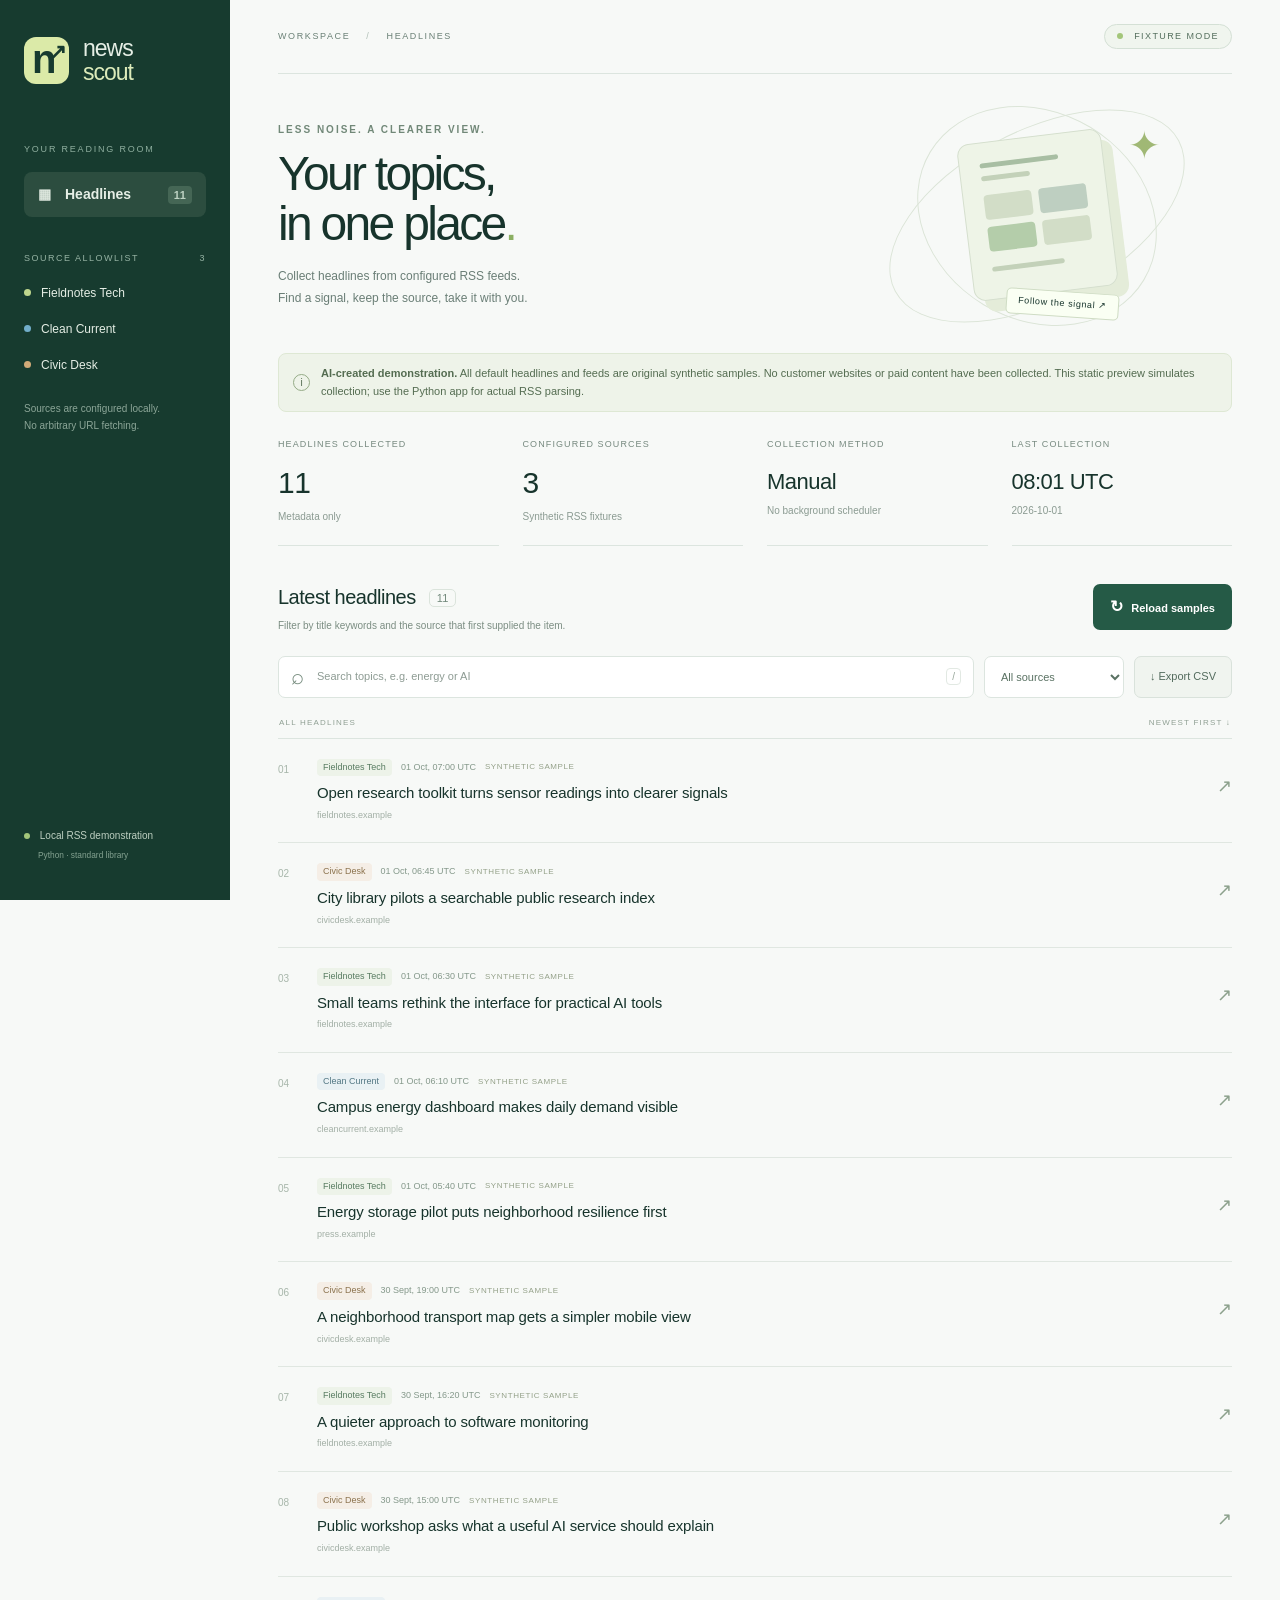
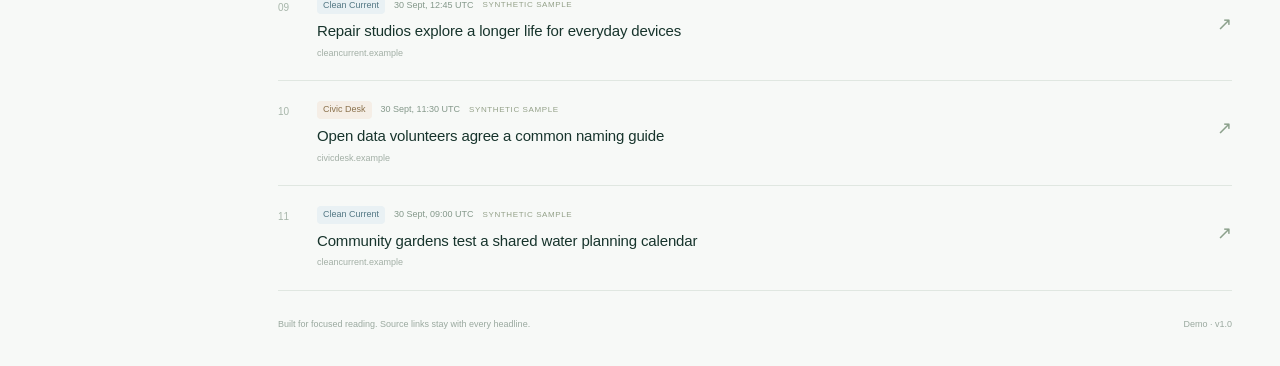
<file: samples/news/index.html>
<!doctype html>
<html lang="en">
<head><meta charset="utf-8"><meta name="viewport" content="width=device-width, initial-scale=1"><title>News Scout · RSS demonstration</title><link rel="stylesheet" href="style.css"><script defer src="app.js"></script></head>
<body data-mode="static">
<aside class="sidebar"><a class="brand" href="index.html" aria-label="News Scout home"><span class="brand-mark">n<span>↗</span></span><span>news<br><b>scout</b></span></a><div class="workspace">YOUR READING ROOM</div><nav aria-label="Primary"><a class="active" href="index.html">▦ <span>Headlines</span><span class="count" id="nav-count">—</span></a></nav><section class="source-section"><div class="section-label">SOURCE ALLOWLIST <span id="source-count">3</span></div><div id="source-list"></div><p class="tiny">Sources are configured locally.<br>No arbitrary URL fetching.</p></section><div class="sidebar-bottom"><span class="status-dot"></span> Local RSS demonstration<br><small>Python · standard library</small></div></aside>
<main><header><div class="breadcrumb">WORKSPACE <span>/</span> HEADLINES</div><div class="top-badge"><span class="status-dot"></span> FIXTURE MODE</div></header>
<section class="hero"><div><div class="eyebrow">LESS NOISE. A CLEARER VIEW.</div><h1>Your topics,<br>in one place<span>.</span></h1><p>Collect headlines from configured RSS feeds.<br>Find a signal, keep the source, take it with you.</p></div><div class="hero-art" aria-hidden="true"><div class="orbit one"></div><div class="orbit two"></div><div class="art-card"><div class="art-line"></div><div class="art-line short"></div><div class="art-grid"><span></span><span></span><span></span><span></span></div><div class="art-line mid"></div></div><span class="art-spark">✦</span><div class="art-tag">Follow the signal ↗</div></div></section>
<div class="disclosure"><span class="disclosure-icon">i</span><p><b>AI-created demonstration.</b> All default headlines and feeds are original synthetic samples. No customer websites or paid content have been collected. This static preview simulates collection; use the Python app for actual RSS parsing.</p></div>
<section class="stats" aria-label="Collection summary"><div><span>HEADLINES COLLECTED</span><strong id="total-count">—</strong><small>Metadata only</small></div><div><span>CONFIGURED SOURCES</span><strong id="total-sources">3</strong><small id="source-mode">Synthetic RSS fixtures</small></div><div><span>COLLECTION METHOD</span><strong class="word">Manual</strong><small>No background scheduler</small></div><div><span>LAST COLLECTION</span><strong class="word" id="last-time">—</strong><small id="last-date">This local session</small></div></section>
<section class="feed"><div class="feed-heading"><div><h2>Latest headlines <span id="result-count">—</span></h2><p>Filter by title keywords and the source that first supplied the item.</p></div><button id="collect-button" class="primary" type="button"><span>↻</span> Reload samples</button></div>
<div class="filters"><label class="search"><span aria-hidden="true">⌕</span><input id="keyword" type="search" placeholder="Search topics, e.g. energy or AI" maxlength="160" aria-label="Search headline keywords"><kbd>/</kbd></label><label class="source-filter"><span class="sr-only">Filter by source</span><select id="source-filter"><option value="">All sources</option></select></label><a class="export" id="export-link" href="/api/export.csv">↓ Export CSV</a></div>
<div class="feed-meta"><span id="filter-status">ALL HEADLINES</span><span>NEWEST FIRST <span aria-hidden="true">↓</span></span></div><div id="messages" role="status" aria-live="polite"></div><div id="headlines" aria-live="polite"></div>
</section><footer><span>Built for focused reading. Source links stay with every headline.</span><span>Demo · v1.0</span></footer>
</main>
</body></html>
</file>
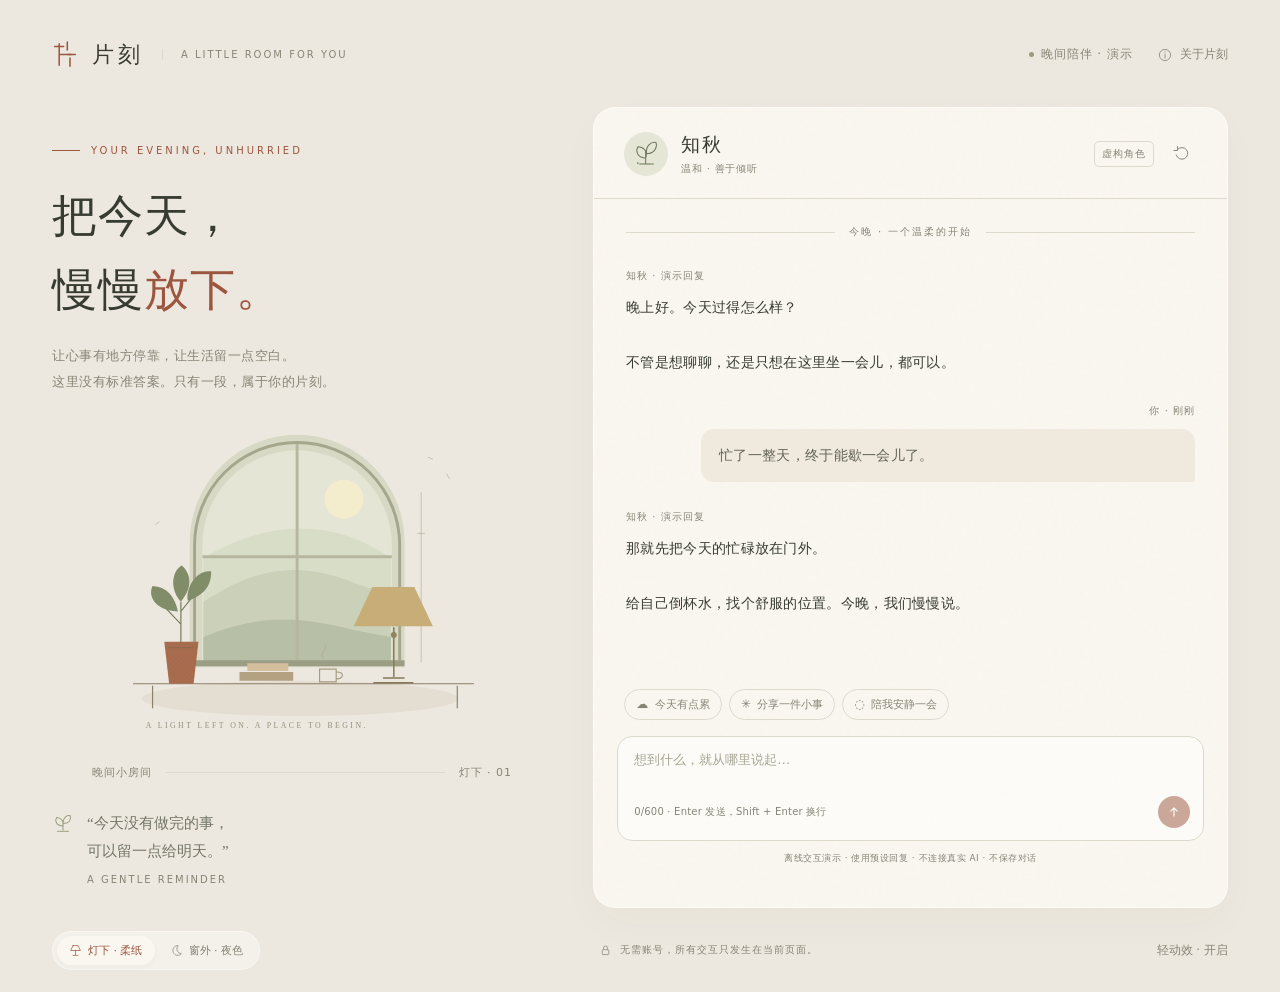
<file: companion-demo.html>
<!doctype html>
<html lang="zh-CN">
<head>
<meta charset="UTF-8">
<meta name="viewport" content="width=device-width,initial-scale=1">
<meta name="color-scheme" content="light dark">
<title>片刻 · 把今天慢慢放下</title>
<style>
:root{--bg:#ede8df;--paper:#faf7f0;--ink:#383b32;--muted:#858576;--line:#dddacd;--accent:#9c553e;--accent-soft:#eee0d4;--bubble:#efe9de;--radius:22px;--serif:"Noto Serif CJK SC","Source Han Serif SC","Songti SC","SimSun",serif;--sans:"PingFang SC","Microsoft YaHei",system-ui,sans-serif;--ease:cubic-bezier(.22,.68,0,1.02)}
*{box-sizing:border-box}body{margin:0;background:var(--bg);color:var(--ink);font-family:var(--sans);font-size:14px;-webkit-font-smoothing:antialiased;transition:background .65s,color .4s}button,textarea{font:inherit}button{color:inherit;cursor:pointer}button:focus-visible,textarea:focus-visible,a:focus-visible{outline:2px solid var(--accent);outline-offset:5px}button{border:0}button:disabled{cursor:default;opacity:.5}::selection{background:#d9bd99;color:#332f27}svg{display:block}.page{max-width:1600px;margin:0 auto;padding:32px 52px 22px}.topbar{display:flex;align-items:center;justify-content:space-between;height:45px;margin-bottom:30px}.brand{display:flex;align-items:center;gap:13px;font-size:22px;letter-spacing:4px}.brandmark{width:27px;height:31px;color:var(--accent)}.brand small{font:10px var(--sans);color:var(--muted);letter-spacing:2px;border-left:1px solid var(--line);padding-left:18px;margin-left:5px}.top-right{display:flex;align-items:center;gap:24px}.quiet-label{font-size:12px;letter-spacing:1px;color:var(--muted);display:flex;align-items:center;gap:7px}.quiet-label i{width:5px;height:5px;border-radius:50%;background:#9a9d79}.text-button{background:transparent;color:var(--muted);font-size:12px;display:flex;align-items:center;gap:7px;padding:9px 0}.text-button:hover{color:var(--accent)}.text-button svg{width:16px;height:16px}.stage{display:grid;grid-template-columns:minmax(300px,.78fr) minmax(510px,1fr);min-height:730px;gap:46px;align-items:stretch}.room{position:relative;display:flex;flex-direction:column;justify-content:space-between;padding:38px 0 18px;min-width:0}.eyebrow{font-size:10px;letter-spacing:3px;color:var(--accent);display:flex;align-items:center;gap:11px}.eyebrow:before{content:"";width:28px;height:1px;background:currentColor}.intro h1{font-family:var(--serif);font-weight:400;font-size:45px;line-height:1.65;letter-spacing:1px;margin:23px 0 15px}.intro h1 em{font-style:normal;color:var(--accent)}.intro p{color:var(--muted);font-size:13px;line-height:2;letter-spacing:.5px;margin:0}.room-art{width:min(100%,420px);margin:28px 0 0 5px;align-self:center;position:relative}.room-art svg{width:100%;height:auto}.night-art{display:none}.room-caption{display:flex;align-items:center;gap:14px;color:var(--muted);font-size:11px;letter-spacing:1px;margin:20px 0 0}.room-caption span{height:1px;flex:1;background:var(--line)}.little-note{font-family:var(--serif);font-size:15px;line-height:1.85;color:#737568;margin:30px 0 0;display:flex;align-items:start;gap:13px}.little-note svg{width:22px;height:22px;flex-shrink:0;margin-top:3px;color:#969c7c}.little-note p{margin:0}.little-note small{font-family:var(--sans);display:block;font-size:10px;letter-spacing:2px;margin-top:6px;color:var(--muted)}
.conversation{position:relative;border:1px solid #fff8;background:var(--paper);border-radius:var(--radius);display:flex;flex-direction:column;box-shadow:0 16px 40px #58483007;min-width:0;overflow:hidden;transition:background .55s,border-radius .55s,box-shadow .55s}.conversation:after{content:"";position:absolute;inset:0;pointer-events:none;opacity:.15;background-image:url("data:image/svg+xml,%3Csvg viewBox='0 0 180 180' xmlns='http://www.w3.org/2000/svg'%3E%3Cfilter id='n'%3E%3CfeTurbulence type='fractalNoise' baseFrequency='.8' numOctaves='3' stitchTiles='stitch'/%3E%3C/filter%3E%3Crect width='100%25' height='100%25' opacity='.18' filter='url(%23n)'/%3E%3C/svg%3E")}.chat-header{padding:24px 30px 22px;display:flex;align-items:center;gap:13px;border-bottom:1px solid var(--line);position:relative;z-index:1}.avatar{width:44px;height:44px;border-radius:50%;background:#e6e6d7;display:grid;place-items:center;color:#6c785b;flex-shrink:0}.avatar svg{width:31px;height:31px}.persona{flex:1}.persona h2{font-weight:500;font-family:var(--serif);font-size:19px;letter-spacing:2px;margin:0 0 4px}.persona p{margin:0;font-size:10px;color:var(--muted);letter-spacing:.8px}.demo-badge{font-size:10px;color:var(--muted);padding:5px 7px;border:1px solid var(--line);border-radius:5px;letter-spacing:1px}.icon-button{width:30px;height:32px;background:transparent;display:grid;place-items:center;color:var(--muted);border-radius:6px}.icon-button:hover{background:var(--bubble);color:var(--ink)}.icon-button svg{width:18px;height:18px}.messages{flex:1;height:388px;max-height:480px;overflow:auto;padding:25px 32px 5px;scrollbar-width:thin;scrollbar-color:var(--line) transparent;position:relative;z-index:1}.date-divider{text-align:center;font-size:10px;letter-spacing:2px;color:var(--muted);margin:1px 0 30px;display:flex;align-items:center;gap:14px}.date-divider:before,.date-divider:after{content:"";height:1px;background:var(--line);flex:1}.message{margin:0 0 28px;animation:arrive .5s var(--ease) both}.message-meta{display:flex;align-items:center;gap:8px;color:var(--muted);font-size:10px;letter-spacing:1px;margin-bottom:11px}.message-meta svg{height:13px;width:13px;color:#899477}.message-body{font-size:14px;line-height:1.95;letter-spacing:.3px;white-space:pre-wrap}.message.user{margin-left:75px}.message.user .message-meta{justify-content:flex-end}.message.user .message-body{background:var(--bubble);padding:13px 18px;border-radius:13px 13px 3px 13px;color:#626453}.message.companion .message-body{padding-right:35px}.message.companion .message-body strong{font-weight:500;color:var(--accent)}.typing{display:flex;gap:5px;padding:7px 0 0}.typing i{width:4px;height:4px;background:var(--muted);border-radius:50%;animation:breathe 1.4s infinite}.typing i:nth-child(2){animation-delay:.15s}.typing i:nth-child(3){animation-delay:.3s}.topics{padding:10px 30px 16px;display:flex;gap:7px;flex-wrap:wrap;position:relative;z-index:1}.topic{background:transparent;border:1px solid var(--line);border-radius:20px;padding:7px 11px;font-size:11px;color:var(--muted);transition:background .2s,color .2s,transform .2s}.topic:hover{background:var(--accent-soft);border-color:transparent;color:var(--accent);transform:translateY(-2px)}.topic span{font-size:12px;margin-right:3px}.composer-wrap{padding:0 23px 22px;position:relative;z-index:1}.composer{border:1px solid var(--line);border-radius:15px;background:#fff7;padding:13px 13px 12px 16px;transition:border-color .25s,box-shadow .25s}.composer:focus-within{border-color:#aa9b83;box-shadow:0 0 0 3px #b49c7920}.composer textarea{width:100%;height:43px;max-height:110px;resize:none;border:0;outline:none;background:transparent;color:var(--ink);padding:0;line-height:1.6;font-size:13px}.composer textarea::placeholder{color:#a8a594}.composer textarea:focus-visible{outline:0}.composer-bottom{display:flex;align-items:center;justify-content:space-between;gap:10px}.composer-hint{color:var(--muted);font-size:10px;letter-spacing:.2px}.send{width:32px;height:32px;border-radius:50%;background:var(--accent);color:var(--paper);display:grid;place-items:center;transition:transform .2s,background .2s}.send:hover{transform:rotate(-12deg);background:#864532}.send svg{width:16px;height:16px}.composer-status{min-height:14px;text-align:center;font-size:9px;line-height:1.7;color:var(--muted);margin:10px 0 0;letter-spacing:.5px}.bottomline{display:flex;justify-content:space-between;align-items:center;margin-top:23px;gap:20px;color:var(--muted);font-size:10px;letter-spacing:1px}.theme-switch{display:flex;align-items:center;background:#ffffff60;border:1px solid #ffffff60;border-radius:30px;padding:4px;gap:3px}.theme-switch button{background:transparent;padding:7px 12px;border-radius:20px;font-size:11px;display:flex;gap:6px;align-items:center;color:var(--muted);transition:background .3s,color .3s,box-shadow .3s}.theme-switch button[aria-pressed=true]{background:var(--paper);color:var(--accent);box-shadow:0 2px 6px #40362009}.theme-switch svg{width:13px;height:13px}.footer-note{display:flex;align-items:center;gap:8px}.footer-note svg{width:13px;height:13px}.mobile-intro{display:none}.toast{position:fixed;bottom:34px;left:50%;transform:translate(-50%,15px);color:var(--paper);background:var(--ink);border-radius:10px;padding:12px 20px;font-size:12px;opacity:0;transition:opacity .3s,transform .3s;z-index:12;pointer-events:none}.toast.show{opacity:1;transform:translate(-50%,0)}dialog{background:var(--paper);color:var(--ink);border:1px solid var(--line);border-radius:18px;max-width:430px;width:calc(100% - 36px);padding:27px}dialog::backdrop{background:#28282380;backdrop-filter:blur(5px)}dialog h2{font-family:var(--serif);font-weight:400;font-size:24px;margin:0 0 12px}dialog p{font-size:13px;line-height:1.9;color:var(--muted);margin:0 0 18px}.dialog-actions{display:flex;justify-content:flex-end;gap:10px}.dialog-actions button{padding:9px 15px;border-radius:8px;font-size:12px;background:var(--bubble)}.dialog-actions .primary{background:var(--accent);color:var(--paper)}.dialog-close{float:right;margin:-9px -8px 0 8px}.about-title{font-size:10px;color:var(--accent);letter-spacing:2px;margin:5px 0 18px}.about-list{border-top:1px solid var(--line);padding-top:14px;font-size:11px!important}.no-motion *, .no-motion *:before,.no-motion *:after{animation:none!important;transition:none!important;scroll-behavior:auto!important}@keyframes arrive{from{opacity:0;transform:translateY(10px)}to{opacity:1;transform:translateY(0)}}@keyframes breathe{50%{opacity:.3;transform:translateY(-2px)}}
body[data-theme=night]{--bg:#252c2b;--paper:#303734;--ink:#e6e4d9;--muted:#a0aa9d;--line:#4b5550;--accent:#d6b78c;--accent-soft:#504d3e;--bubble:#3e4942;--radius:7px;background:#252c2b}body[data-theme=night] .page{max-width:1500px}body[data-theme=night] .room{padding:38px 0 18px}body[data-theme=night] .intro h1{color:#e2e4d7}body[data-theme=night] .day-art{display:none}body[data-theme=night] .night-art{display:block}body[data-theme=night] .room-art{width:min(100%,440px);margin:16px 0 0}body[data-theme=night] .little-note{color:#b6bbae}body[data-theme=night] .conversation{border-color:#4a5349;box-shadow:0 30px 60px #0002;background:#303734}body[data-theme=night] .chat-header{padding-top:26px;padding-bottom:23px}body[data-theme=night] .avatar{background:#515a45;color:#d1d3b3}body[data-theme=night] .messages{padding-top:24px}body[data-theme=night] .message.companion{margin-right:48px}body[data-theme=night] .message.companion .message-body{background:#37443c;padding:14px 18px;border-radius:2px 16px 16px 16px;font-size:13px}body[data-theme=night] .message.user .message-body{background:#505345;color:#e0dfcb;font-size:13px}body[data-theme=night] .message-meta{margin-bottom:8px}body[data-theme=night] .date-divider{margin-bottom:24px}body[data-theme=night] .composer{background:#262e29;border-radius:7px}body[data-theme=night] .composer textarea::placeholder{color:#7f8b7c}body[data-theme=night] .send{color:#2e352c}body[data-theme=night] .send:hover{background:#e4c798}body[data-theme=night] .theme-switch{background:#1d242380;border-color:#485249}body[data-theme=night] .theme-switch button[aria-pressed=true]{background:#455043;color:#e3d6b8}body[data-theme=night] .little-note svg{color:#d0ba8c}
@media(min-height:920px) and (min-width:901px){.stage{min-height:760px}.messages{max-height:525px}.page{padding-top:38px}}
@media(min-width:1450px){.stage{gap:75px}.intro h1{font-size:50px}.room{padding-left:30px}.room-art{margin-right:30px}}
@media(max-width:1100px){.page{padding:24px 30px 20px}.stage{grid-template-columns:minmax(250px,.65fr) minmax(440px,1fr);gap:28px}.intro h1{font-size:36px}.intro p{font-size:12px}.chat-header{padding:22px 23px}.messages{padding-left:25px;padding-right:25px}.room-art{margin-left:0}.little-note{font-size:13px}.footer-note{letter-spacing:.1px}}
@media(max-width:800px){.page{padding:18px 18px 17px}.topbar{margin-bottom:17px;height:32px}.brand{font-size:19px;gap:8px}.brandmark{width:23px;height:25px}.brand small{display:none}.top-right{gap:13px}.quiet-label{font-size:10px}.quiet-label i{display:none}.text-button{font-size:10px}.stage{display:block;min-height:0}.room{display:none}.mobile-intro{display:flex;align-items:center;justify-content:space-between;margin:22px 2px 22px;gap:12px}.mobile-intro h1{font:24px var(--serif);font-weight:400;line-height:1.4;margin:0;letter-spacing:1px}.mobile-intro p{margin:7px 0 0;color:var(--muted);font-size:10px;letter-spacing:1px}.mini-moon{width:46px;height:46px;color:var(--accent);flex-shrink:0}.conversation{min-height:590px;border-radius:18px}.chat-header{padding:19px 19px 17px}.avatar{width:39px;height:39px}.persona h2{font-size:18px}.persona p{font-size:9px}.demo-badge{font-size:9px;padding:4px 6px}.messages{height:320px;max-height:calc(100dvh - 355px);min-height:245px;padding:23px 21px 2px}.date-divider{margin:0 0 24px;font-size:9px}.message-body{font-size:13px;line-height:1.9}.message.companion .message-body{padding-right:0}.message.user{margin-left:35px}.message{margin-bottom:23px}.message-meta{margin-bottom:8px}.topics{padding:10px 18px 15px;gap:6px}.topic{font-size:10px;padding:7px 9px}.composer-wrap{padding:0 13px 17px}.composer{padding:12px 12px 10px 13px}.composer textarea{height:35px;font-size:12px}.composer-hint{font-size:9px}.composer-status{font-size:8px;letter-spacing:.2px;margin-top:9px}.bottomline{flex-direction:column;gap:15px;margin-top:17px}.theme-switch{align-self:center}.footer-note{font-size:9px;letter-spacing:.3px;text-align:center}.footer-note svg{width:12px;height:12px}.toast{bottom:18px;width:max-content;max-width:90vw;font-size:11px}body[data-theme=night] .conversation{border-radius:5px}body[data-theme=night] .chat-header{padding:19px 19px 17px}body[data-theme=night] .message.companion{margin-right:23px}body[data-theme=night] .message.companion .message-body{font-size:12px;padding:12px 14px}body[data-theme=night] .message.user .message-body{font-size:12px}.intro-mobile-night{display:none}body[data-theme=night] .intro-mobile-day{display:none}body[data-theme=night] .intro-mobile-night{display:inline}}
@media(max-width:360px){.page{padding-left:12px;padding-right:12px}.quiet-label{display:none}.topics{gap:5px}.topic{padding:6px 7px}.mobile-intro h1{font-size:22px}.chat-header{gap:10px}.message.user{margin-left:20px}.composer-hint{font-size:8px}.footer-note{font-size:8px}}
@media(prefers-reduced-motion:reduce){*,*:before,*:after{animation:none!important;transition:none!important;scroll-behavior:auto!important}}
</style>
</head>
<body data-theme="paper">
<div class="page">
  <header class="topbar">
    <div class="brand" aria-label="片刻"><svg class="brandmark" viewBox="0 0 30 34" fill="none" aria-hidden="true"><path d="M8 5v24M8 17h13M17 3v9M20 21v9" stroke="currentColor" stroke-width="1.7" stroke-linecap="round"/><path d="M3 8h10M18 17h8" stroke="currentColor" stroke-width="1.7" stroke-linecap="round"/></svg>片刻<small>A LITTLE ROOM FOR YOU</small></div>
    <div class="top-right"><span class="quiet-label"><i></i>晚间陪伴 · 演示</span><button class="text-button" id="about-button"><svg viewBox="0 0 20 20" fill="none" aria-hidden="true"><circle cx="10" cy="10" r="7" stroke="currentColor"/><path d="M10 9v5M10 6v.5" stroke="currentColor" stroke-linecap="round"/></svg>关于片刻</button></div>
  </header>
  <div class="mobile-intro"><div><h1><span class="intro-mobile-day">把今天，慢慢放下。</span><span class="intro-mobile-night">夜深了，心事轻一点。</span></h1><p>一段没有赶路感的对话。</p></div><svg class="mini-moon" viewBox="0 0 50 50" fill="none" aria-hidden="true"><path d="M30 8a17 17 0 1 0 13 26A17 17 0 0 1 30 8Z" stroke="currentColor" stroke-width="1.1"/><path d="M8 40h20M36 9v6M33 12h6" stroke="currentColor" stroke-linecap="round"/></svg></div>
  <main class="stage">
    <aside class="room" aria-label="晚间场景">
      <div class="intro"><div class="eyebrow">YOUR EVENING, UNHURRIED</div><h1 id="scene-title">把今天，<br>慢慢<em>放下。</em></h1><p id="scene-description">让心事有地方停靠，让生活留一点空白。<br>这里没有标准答案。只有一段，属于你的片刻。</p></div>
      <figure class="room-art" aria-label="原创插画：夜晚窗边的一盏灯与一盆植物">
        <svg class="day-art" viewBox="0 0 430 330" fill="none" role="img" aria-label="灯下的小房间">
          <defs><pattern id="hatch" width="5" height="5" patternUnits="userSpaceOnUse"><path d="M0 5 5 0" stroke="#a7a68c" stroke-width=".5" opacity=".2"/></pattern></defs>
          <path d="M100 250V122a110 110 0 0 1 220 0v128" fill="#d7d9c4"/><path d="M113 245V125a97 97 0 0 1 194 0v120" fill="#e5e5d5"/><path d="M114 138c68-40 133-40 192 0v107H114Z" fill="#d8ddc8"/><path d="M114 183c55-36 98-41 153-20 15 6 28 9 39 8v74H114Z" fill="#cbd1b8"/><path d="M114 219c61-25 102-20 154-7l38 7v26H114Z" fill="#b7c0a6"/><circle cx="258" cy="78" r="20" fill="#f3edce"/><path d="M210 20v225M113 137h194" stroke="#b7b69e" stroke-width="3"/><path d="M100 246h220" stroke="#9b9d85" stroke-width="6"/><path d="M105 244V125a105 105 0 1 1 210 0v119" stroke="#a6a68d" stroke-width="3"/><path d="M337 71v174" stroke="#aaa589" stroke-width=".6"/><path d="M333 113h8" stroke="#aaa589" stroke-width=".6"/>
          <ellipse cx="213" cy="282" rx="162" ry="18" fill="#d1c9b7" opacity=".35"/><path d="M42 267h349M62 269v23M374 269v23" stroke="#8d8069" stroke-width="1.2"/><path d="M74 224h35l-5 43H79Z" fill="#a76a4c"/><path d="M74 224h35l-5 43H79Z" fill="url(#hatch)"/><path d="M78 230h27" stroke="#6a6b50" opacity=".5"/><path d="M91 225v-42m0 23-20-21m20 8 18-23" stroke="#727b59" stroke-width="1.2"/><path d="M88 193c-24-1-31-16-26-26 15 1 23 11 26 26ZM91 183c-12-13-9-32 1-37 10 9 11 23-1 37ZM98 182c-2-15 10-32 24-30 0 15-7 24-24 30Z" fill="#818c69"/>
          <path d="M287 168h43l19 40h-81Z" fill="#c8ad77"/><path d="M287 168h43l19 40h-81Z" fill="url(#hatch)"/><path d="M309 209v51M288 266h41M298 261h22" stroke="#85795a" stroke-width="1.5"/><circle cx="309" cy="217" r="3" fill="#93835e"/><path d="M151 255h55v9h-55Z" fill="#b4a182"/><path d="M159 246h42v8h-42Z" fill="#d5be9c"/><path d="M233 252h17v13h-17v-13ZM250 255c8-1 9 7 0 7" stroke="#a69c81" stroke-width="1.2"/><path d="M237 241c-5-7 6-9 1-15" stroke="#ada58e" stroke-width=".8" opacity=".8"/>
          <path d="M363 52l3 5m-22-22 5 2M69 101l-4 3" stroke="#b9b7a4" stroke-width=".8"/><text x="55" y="312" font-size="8" letter-spacing="2.5" fill="#94917e" font-family="Georgia,serif">A LIGHT LEFT ON. A PLACE TO BEGIN.</text>
        </svg>
        <svg class="night-art" viewBox="0 0 430 330" fill="none" role="img" aria-label="月下的安静夜景">
          <rect x="60" y="18" width="310" height="275" rx="140" fill="#303a35"/><path d="M90 287V155a125 125 0 0 1 250 0v132" stroke="#7d8871" stroke-width=".8"/><circle cx="264" cy="97" r="30" fill="#d7ccb0"/><circle cx="277" cy="84" r="27" fill="#303a35"/><path d="M90 239c75-54 109-42 152-13 37-52 64-54 98-32v92H90Z" fill="#3a493d"/><path d="M90 271c61-23 111-25 159-12 38 10 66 11 91 4v24H90Z" fill="#4c5948"/><path d="M96 286h238M216 32v253" stroke="#7d8871" stroke-width=".8"/><path d="M122 99v5m-2.5-2.5h5M170 61v4m-2-2h4M313 151v5m-2.5-2.5h5M281 47h1M146 162h1M195 123h1" stroke="#abb29a" stroke-linecap="round"/><path d="M42 292h352" stroke="#7e896f" stroke-width="1.2"/><path d="M69 245h36l-7 45H76Z" fill="#8e7660"/><path d="M88 246v-35m0 10-13-14m13 6 17-20" stroke="#9ca581"/><path d="M88 215c-22-2-26-16-21-25 12 1 20 8 21 25ZM94 210c-1-22 9-33 20-32 2 14-4 27-20 32ZM87 208c-11-15-8-34 1-38 9 9 11 25-1 38Z" fill="#738563"/><ellipse cx="309" cy="285" rx="29" ry="7" fill="#d0bb7d" opacity=".15"/><path d="M303 254h12v30h-12Z" fill="#ad9666"/><path d="M309 254v-6" stroke="#d7bd81"/><path d="M309 235c5 4 6 9 0 12-5-3-5-7 0-12Z" fill="#e6d09b"/><path d="M309 235c5 4 6 9 0 12-5-3-5-7 0-12Z" fill="#eee0b7" opacity=".5"/><text x="84" y="315" font-size="8" letter-spacing="2.5" fill="#98a08d" font-family="Georgia,serif">LET THE NIGHT HOLD A LITTLE OF IT.</text>
        </svg>
        <figcaption class="room-caption">晚间小房间<span></span><span id="scene-name" style="flex:0;white-space:nowrap;height:auto;background:transparent">灯下 · 01</span></figcaption>
      </figure>
      <div class="little-note"><svg viewBox="0 0 24 24" fill="none" aria-hidden="true"><path d="M12 19V8m0 6C4 14 3 8 5 5c5 0 8 4 7 9Zm0-3c0-6 4-9 8-8 1 5-2 9-8 8Z" stroke="currentColor" stroke-width="1.1"/><path d="M6 20h12" stroke="currentColor" stroke-linecap="round"/></svg><p>“今天没有做完的事，<br>可以留一点给明天。”<small>A GENTLE REMINDER</small></p></div>
    </aside>
    <section class="conversation" aria-label="与知秋的演示对话">
      <header class="chat-header"><div class="avatar" aria-hidden="true"><svg viewBox="0 0 36 36" fill="none"><path d="M17 29V13m0 9c-9 0-12-7-9-13 6 0 12 5 9 13Zm1-5c-1-9 5-14 11-13 2 7-3 13-11 13Z" stroke="currentColor" stroke-width="1.2"/><path d="M10 29h16" stroke="currentColor" stroke-width="1.2" stroke-linecap="round"/><circle cx="8" cy="28" r="1" fill="currentColor"/></svg></div><div class="persona"><h2>知秋</h2><p>温和 · 善于倾听</p></div><span class="demo-badge">虚构角色</span><button class="icon-button" id="reset-button" aria-label="重新开始对话" title="重新开始对话"><svg viewBox="0 0 20 20" fill="none" aria-hidden="true"><path d="M5 5a6.5 6.5 0 1 1-1.4 6M5 1.8v4.3H1" stroke="currentColor" stroke-width="1.1" stroke-linecap="round" stroke-linejoin="round"/></svg></button></header>
      <div class="messages" id="messages" role="log" aria-label="对话消息" aria-live="polite" aria-relevant="additions text"></div>
      <div class="topics" aria-label="打开一个话题"><button class="topic" data-prompt="今天有点累，但说不上为什么。"><span aria-hidden="true">☁</span> 今天有点累</button><button class="topic" data-prompt="今天有一件小事，让我开心了一下。"><span aria-hidden="true">✳</span> 分享一件小事</button><button class="topic" data-prompt="想安静一会儿，可以陪我呼吸一下吗？"><span aria-hidden="true">◌</span> 陪我安静一会</button></div>
      <form class="composer-wrap" id="chat-form"><div class="composer"><label for="message-input" style="position:absolute;width:1px;height:1px;overflow:hidden;clip-path:inset(50%)">想对知秋说的话</label><textarea id="message-input" maxlength="600" placeholder="想到什么，就从哪里说起…" rows="2"></textarea><div class="composer-bottom"><span class="composer-hint"><span id="input-count">0</span>/600 · Enter 发送，Shift + Enter 换行</span><button class="send" id="send-button" type="submit" aria-label="发送消息" disabled><svg viewBox="0 0 20 20" fill="none" aria-hidden="true"><path d="M10 15V5m-4 4 4-4 4 4" stroke="currentColor" stroke-width="1.5" stroke-linecap="round" stroke-linejoin="round"/></svg></button></div></div><p class="composer-status">离线交互演示 · 使用预设回复 · 不连接真实 AI · 不保存对话</p></form>
    </section>
  </main>
  <footer class="bottomline"><div class="theme-switch" aria-label="选择对话模板"><button data-theme-choice="paper" aria-pressed="true"><svg viewBox="0 0 16 16" fill="none" aria-hidden="true"><path d="M5 2h6l3 6H2l3-6ZM8 8v5m-3 1h6" stroke="currentColor" stroke-width=".9" stroke-linecap="round"/></svg>灯下 · 柔纸</button><button data-theme-choice="night" aria-pressed="false"><svg viewBox="0 0 16 16" fill="none" aria-hidden="true"><path d="M10 2a6 6 0 1 0 4 10A6 6 0 0 1 10 2Z" stroke="currentColor" stroke-width=".9"/></svg>窗外 · 夜色</button></div><span class="footer-note"><svg viewBox="0 0 16 16" fill="none" aria-hidden="true"><rect x="4" y="7" width="8" height="6" rx="1" stroke="currentColor" stroke-width=".9"/><path d="M5.5 7V5a2.5 2.5 0 0 1 5 0v2" stroke="currentColor" stroke-width=".9"/></svg>无需账号，所有交互只发生在当前页面。</span><button class="text-button" id="motion-button" aria-pressed="true">轻动效 · 开启</button></footer>
</div>
<div class="toast" id="toast" role="status"></div>
<dialog id="about-dialog" aria-labelledby="about-title"><button class="icon-button dialog-close" id="about-close" aria-label="关闭介绍"><svg viewBox="0 0 20 20" fill="none" aria-hidden="true"><path d="m5 5 10 10M15 5 5 15" stroke="currentColor" stroke-width="1.2" stroke-linecap="round"/></svg></button><div class="about-title">A LITTLE ROOM FOR YOU</div><h2 id="about-title">给对话，一点呼吸感。</h2><p>片刻是一份原创前端设计样例。灯下模板以纸张、留白和书信排版营造柔和感；夜色模板用窗景、低对比色与对话气泡，把节奏慢下来。</p><p>知秋是虚构的演示角色。发送文字或点击话题，会触发本地预设回复；它不会调用 AI 服务，也不会理解真实对话。</p><p class="about-list">原生 HTML / CSS / JavaScript<br>离线可运行 · 手机与桌面适配 · 键盘可操作<br>不联网、不采集、不持久保存任何输入。刷新即清空。</p><div class="dialog-actions"><button class="primary" id="about-done">回到片刻</button></div></dialog>
<dialog id="reset-dialog" aria-labelledby="reset-title"><h2 id="reset-title">留一张新的空白。</h2><p>重新开始会清空本次页面中的演示对话，回到最初的问候。</p><div class="dialog-actions"><button id="reset-cancel">继续聊</button><button class="primary" id="reset-confirm">重新开始</button></div></dialog>
<script>
(() => {
  'use strict';
  const $ = id => document.getElementById(id);
  const messages = $('messages'), input = $('message-input'), send = $('send-button');
  let pending = false, replyTimer = null, genericIndex = 0, toastTimer = null;
  const presets = [
    {keywords:/累|疲|忙|工作|压力|加班/,text:'有时候累，不只是因为做了很多事，也可能是一天里一直没有真正停下来。\n\n先不急着找原因。此刻的你，更想把今天说出来，还是给自己留几分钟安静？'},
    {keywords:/开心|快乐|高兴|小事|好事|分享/,text:'那些很小的开心，也值得被认真记住。\n\n是路上碰见了好看的光，吃到喜欢的东西，还是有人说了一句温暖的话？说给我听听吧。'},
    {keywords:/呼吸|安静|静静|放空|休息/,text:'可以。先把肩膀轻轻放松，按照自己舒服的节奏呼吸。\n\n不用数拍子，也不用努力让自己“变好”。看看身边有没有一件让你觉得舒适的小东西。这个片刻，留给你。'},
    {keywords:/睡|晚安|夜/,text:'那就让今天到这里吧。\n\n把屏幕放下，给房间留一点安静。明天的事，等明天再想。希望你今晚休息得舒服。'},
    {keywords:/焦虑|难过|伤心|孤独|烦|低落/,text:'听起来，这种感觉让你有些不好受。你可以按自己的节奏说，不需要马上把一切解释清楚。\n\n如果愿意，可以从今天一个具体的小瞬间开始。也可以给信任的人发条消息，让自己多一点现实里的支持。'}
  ];
  const generic = ['这一小段话，我先接住了。\n\n这是本地预设回复的演示。你可以继续试试“今天有点累”“分享一件小事”，或切换到夜色模板，看看同一段对话在不同氛围里是什么样子。','不用把话说得完整，想到哪里，就从哪里开始。\n\n这份样例关注的是对话的节奏、留白和阅读感。真正的 AI 对话，可以在正式项目中连接现有服务。'];
  function makeMessage(role,text){const row=document.createElement('div');row.className='message '+role;const meta=document.createElement('div');meta.className='message-meta';meta.textContent=role==='user'?'你 · 刚刚':'知秋 · 演示回复';const body=document.createElement('div');body.className='message-body';body.textContent=text;row.append(meta,body);messages.append(row);return row;}
  function scrollToEnd(){messages.scrollTo({top:messages.scrollHeight,behavior:document.body.classList.contains('no-motion')?'auto':'smooth'});}
  function syncInput(){ $('input-count').textContent=input.value.length;send.disabled=pending||!input.value.trim(); }
  function notify(text){clearTimeout(toastTimer);$('toast').textContent=text;$('toast').classList.add('show');toastTimer=setTimeout(()=>$('toast').classList.remove('show'),2300);}
  function seed(){clearTimeout(replyTimer);pending=false;genericIndex=0;messages.replaceChildren();const date=document.createElement('div');date.className='date-divider';date.textContent='今晚 · 一个温柔的开始';messages.append(date);makeMessage('companion','晚上好。今天过得怎么样？\n\n不管是想聊聊，还是只想在这里坐一会儿，都可以。');makeMessage('user','忙了一整天，终于能歇一会儿了。');makeMessage('companion','那就先把今天的忙碌放在门外。\n\n给自己倒杯水，找个舒服的位置。今晚，我们慢慢说。');input.value='';syncInput();messages.scrollTop=0;document.querySelectorAll('.topic').forEach(b=>b.disabled=false);}
  function submit(text){if(pending||!text.trim())return;pending=true;makeMessage('user',text.trim().slice(0,600));input.value='';syncInput();document.querySelectorAll('.topic').forEach(b=>b.disabled=true);const row=makeMessage('companion','');row.classList.add('pending');row.setAttribute('aria-label','演示回复正在生成');const dots=document.createElement('div');dots.className='typing';dots.setAttribute('aria-hidden','true');for(let i=0;i<3;i++)dots.append(document.createElement('i'));row.querySelector('.message-body').append(dots);scrollToEnd();replyTimer=setTimeout(()=>{const match=presets.find(p=>p.keywords.test(text));row.classList.remove('pending');row.removeAttribute('aria-label');row.querySelector('.message-body').textContent=match?match.text:generic[genericIndex++%generic.length];pending=false;syncInput();document.querySelectorAll('.topic').forEach(b=>b.disabled=false);scrollToEnd();},780);}
  $('chat-form').addEventListener('submit',e=>{e.preventDefault();submit(input.value);});input.addEventListener('input',syncInput);input.addEventListener('keydown',e=>{if(e.key==='Enter'&&!e.shiftKey&&!e.isComposing){e.preventDefault();submit(input.value);}});document.querySelectorAll('.topic').forEach(button=>button.addEventListener('click',()=>submit(button.dataset.prompt)));
  document.querySelectorAll('[data-theme-choice]').forEach(button=>button.addEventListener('click',()=>{const night=button.dataset.themeChoice==='night';document.body.dataset.theme=button.dataset.themeChoice;document.querySelectorAll('[data-theme-choice]').forEach(b=>b.setAttribute('aria-pressed',String(b===button)));$('scene-title').innerHTML=night?'夜深了，<br>心事<em>轻一点。</em>':'把今天，<br>慢慢<em>放下。</em>';$('scene-description').innerHTML=night?'窗外的世界慢慢安静。<br>在夜色里，把那些没说完的话，轻轻说完。':'让心事有地方停靠，让生活留一点空白。<br>这里没有标准答案。只有一段，属于你的片刻。';$('scene-name').textContent=night?'窗外 · 02':'灯下 · 01';notify(night?'已切换到「窗外 · 夜色」':'已切换到「灯下 · 柔纸」');}));
  function openDialog(id){$(id).showModal();}function closeDialog(id){$(id).close();}
  $('about-button').addEventListener('click',()=>openDialog('about-dialog'));$('about-close').addEventListener('click',()=>closeDialog('about-dialog'));$('about-done').addEventListener('click',()=>closeDialog('about-dialog'));$('reset-button').addEventListener('click',()=>openDialog('reset-dialog'));$('reset-cancel').addEventListener('click',()=>closeDialog('reset-dialog'));$('reset-confirm').addEventListener('click',()=>{seed();closeDialog('reset-dialog');notify('新的片刻，开始了。');});
  document.querySelectorAll('dialog').forEach(d=>d.addEventListener('click',e=>{if(e.target===d){const r=d.getBoundingClientRect();if(e.clientX<r.left||e.clientX>r.right||e.clientY<r.top||e.clientY>r.bottom)d.close();}}));
  $('motion-button').addEventListener('click',()=>{const off=document.body.classList.toggle('no-motion');$('motion-button').setAttribute('aria-pressed',String(!off));$('motion-button').textContent='轻动效 · '+(off?'关闭':'开启');});
  seed();
})();
</script>
</body>
</html>
</file>
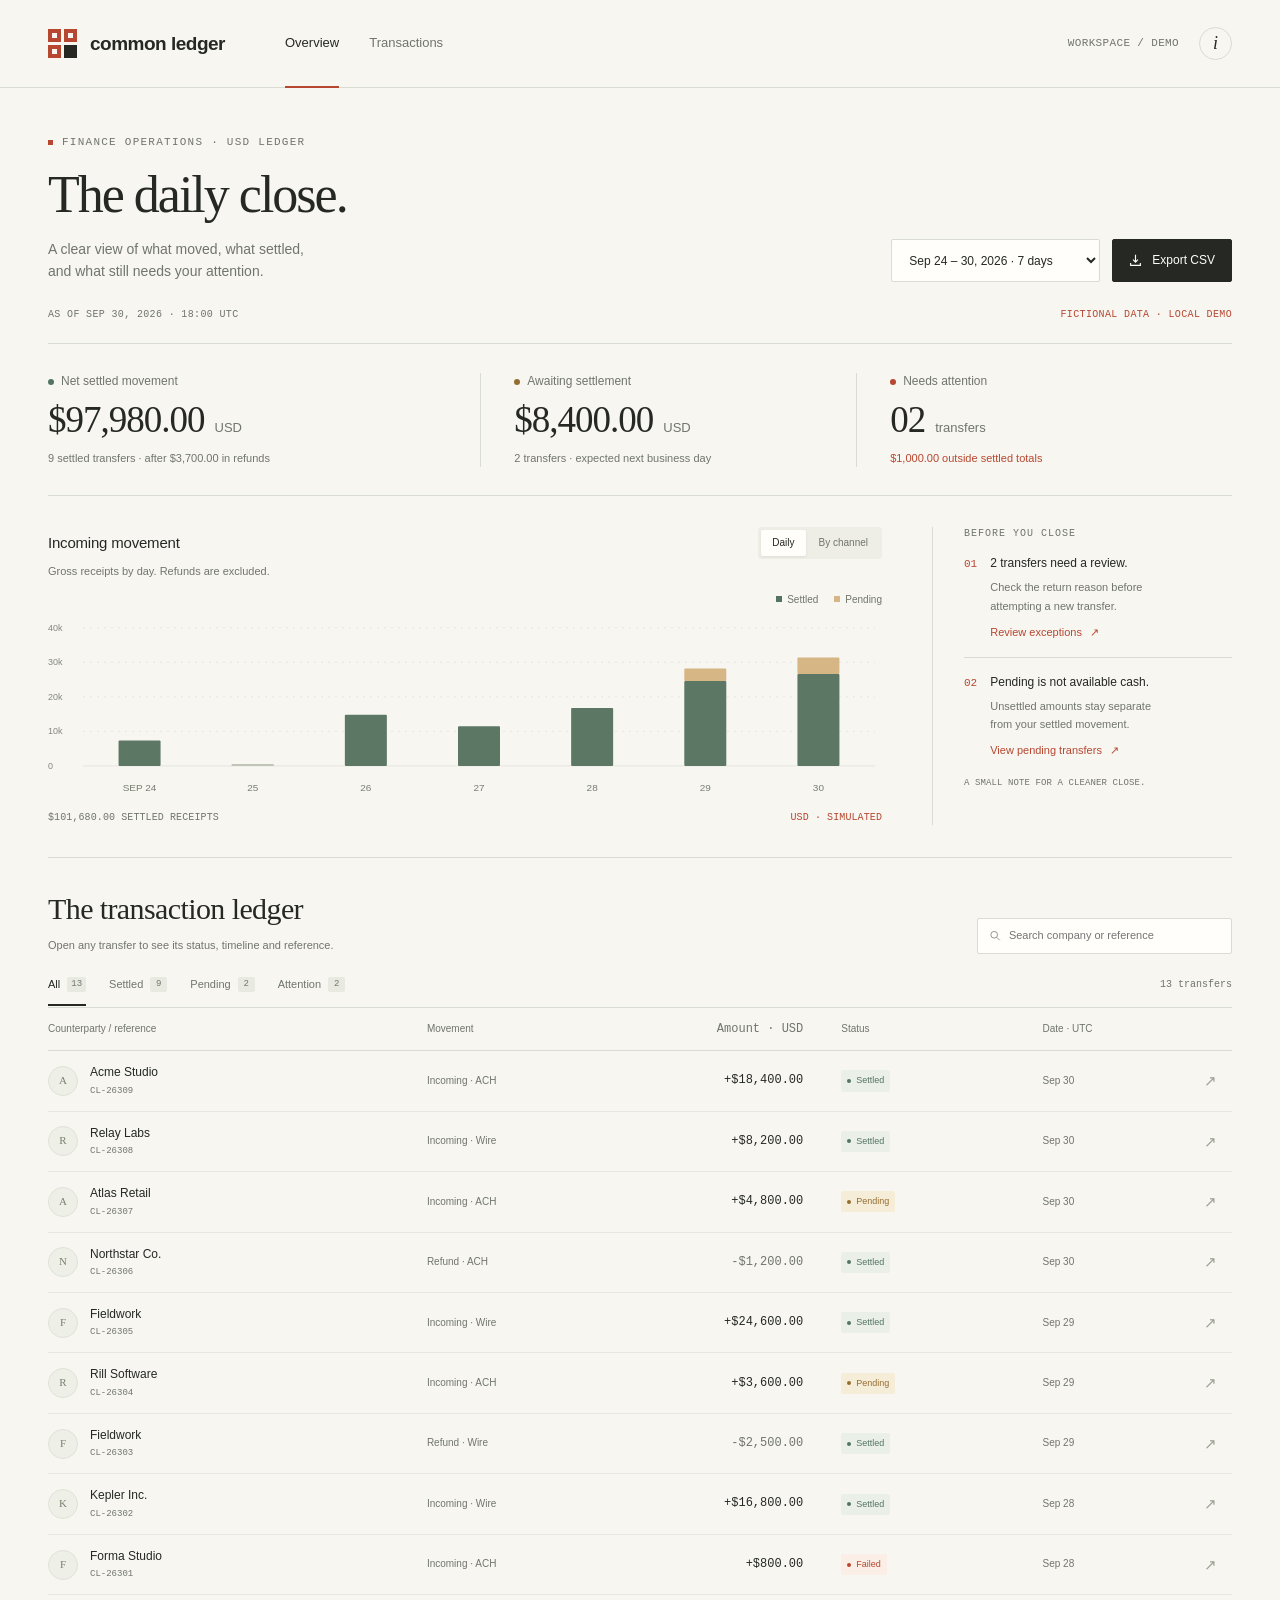
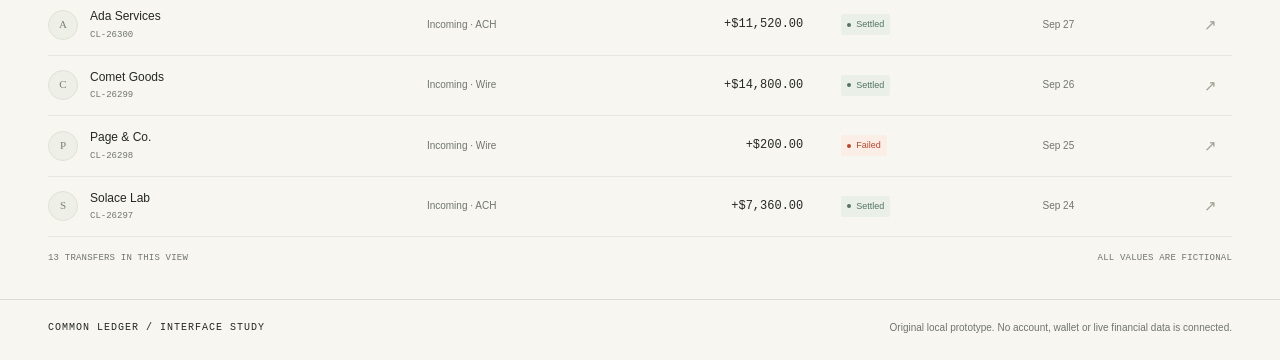
<file: finance-demo.html>
<!doctype html>
<html lang="en">
<head>
<meta charset="utf-8">
<meta name="viewport" content="width=device-width, initial-scale=1">
<meta name="color-scheme" content="light">
<title>Common Ledger — An operations interface study</title>
<style>
:root{--paper:#f7f6f1;--white:#fffefa;--ink:#252823;--quiet:#70756d;--line:#d9dcd2;--accent:#b74730;--accent-bg:#faeee6;--green:#547362;--green-bg:#eaf0e8;--yellow:#946e30;--yellow-bg:#f6edd9;--serif:Georgia,'Times New Roman',serif;--sans:Arial,Helvetica,sans-serif;--mono:'Courier New',monospace}
*{box-sizing:border-box}html{scroll-behavior:smooth;scroll-padding-top:24px}body{margin:0;color:var(--ink);background:var(--paper);font-family:var(--sans);font-size:14px;line-height:1.45}button,input,select{font:inherit}button,a,input,select{ -webkit-tap-highlight-color:transparent}button{cursor:pointer}button:disabled{cursor:default}a{color:inherit;text-decoration:none}button:focus-visible,a:focus-visible,input:focus-visible,select:focus-visible,tr:focus-visible{outline:3px solid #b7473088;outline-offset:4px}button{color:inherit}::selection{background:#f0c1ab}svg{display:block}button svg{pointer-events:none}.sr-only{position:absolute;width:1px;height:1px;margin:-1px;padding:0;overflow:hidden;clip:rect(0,0,0,0);white-space:nowrap;border:0}.wrap{width:min(1232px,calc(100% - 96px));margin:auto}.topbar{height:88px;border-bottom:1px solid var(--line)}.topbar .wrap{height:100%;display:flex;align-items:center;gap:60px}.brand{display:flex;align-items:center;gap:13px;font-weight:600;letter-spacing:-.5px;font-size:19px}.brand-mark{width:29px;height:29px}.navigation{display:flex;align-items:center;height:100%;gap:30px}.navigation a{font-size:13px;color:var(--quiet);height:100%;display:grid;align-content:center;position:relative}.navigation .active{color:var(--ink)}.navigation .active:after{content:'';position:absolute;bottom:-1px;height:2px;background:var(--accent);left:0;right:0}.header-right{margin-left:auto;display:flex;gap:20px;align-items:center}.demo-label{color:var(--quiet);font-family:var(--mono);font-size:11px;letter-spacing:.35px}.info-button{border:1px solid var(--line);width:33px;height:33px;background:transparent;border-radius:50%;font-family:var(--serif);font-style:italic;font-size:18px}.hero{padding-top:47px}.eyebrow{display:flex;align-items:center;gap:9px;font-family:var(--mono);font-size:11px;letter-spacing:1.25px;text-transform:uppercase;color:var(--quiet)}.eyebrow:before{content:'';width:5px;height:5px;background:var(--accent)}.hero-line{display:flex;justify-content:space-between;align-items:end;gap:28px;margin-top:17px}.hero h1{font-family:var(--serif);font-size:52px;line-height:1.05;font-weight:400;letter-spacing:-2px;margin:0}.hero p{margin:15px 0 0;color:var(--quiet);font-size:14px;line-height:1.6}.hero-actions{display:flex;gap:12px;align-items:center;flex-shrink:0}.range-select{border:1px solid var(--line);border-radius:2px;background:var(--white);height:43px;padding:0 30px 0 13px;color:var(--ink);font-size:12px;appearance:auto}.export{height:43px;background:var(--ink);color:var(--white);border:1px solid var(--ink);border-radius:2px;padding:0 16px;display:flex;align-items:center;gap:10px;font-size:12px}.export:hover{background:#43483f}.context-line{display:flex;justify-content:space-between;gap:20px;color:var(--quiet);font-family:var(--mono);font-size:10px;letter-spacing:.35px;margin-top:26px;padding-bottom:20px;border-bottom:1px solid var(--line)}.context-line .demo-context{color:var(--accent)}.metrics{display:grid;grid-template-columns:1.15fr 1fr 1fr;border-bottom:1px solid var(--line);padding:29px 0 28px}.metric{padding:0 33px;border-left:1px solid var(--line)}.metric:first-child{padding-left:0;border-left:0}.metric:last-child{padding-right:0}.metric-label{font-size:12px;color:var(--quiet);display:flex;align-items:center;gap:7px}.metric-label .dot{width:6px;height:6px;border-radius:50%;display:inline-block;background:var(--green)}.metric-label .dot.pending{background:var(--yellow)}.metric-label .dot.failed{background:var(--accent)}.metric-value{font-family:var(--serif);font-size:37px;line-height:1.2;letter-spacing:-1px;margin-top:8px;display:flex;align-items:baseline;gap:10px;font-variant-numeric:tabular-nums}.currency{font-size:13px;font-family:var(--sans);color:var(--quiet);letter-spacing:0}.metric-detail{font-size:11px;color:var(--quiet);margin-top:8px}.metric-detail strong{color:var(--ink);font-weight:400}.metric-detail.alert{color:var(--accent)}.middle{display:grid;grid-template-columns:minmax(0,1fr) 300px;gap:50px;padding:31px 0 32px;border-bottom:1px solid var(--line)}.chart-top{display:flex;justify-content:space-between;align-items:center;gap:15px}.section-title{font-size:15px;font-weight:500;letter-spacing:-.2px;margin:0}.segmented{display:flex;background:#eeeee6;padding:3px;border-radius:3px;gap:2px}.segmented button{border:0;background:transparent;padding:6px 11px;font-size:10px;border-radius:2px;color:var(--quiet)}.segmented button[aria-pressed="true"]{background:var(--white);color:var(--ink);box-shadow:0 1px 3px #25282314}.chart-description{margin:5px 0 0;color:var(--quiet);font-size:11px}.chart-legend{display:flex;justify-content:flex-end;gap:16px;font-size:10px;color:var(--quiet);margin-top:15px;line-height:1}.legend-dot{width:6px;height:6px;display:inline-block;margin-right:5px;vertical-align:1px;background:var(--green)}.legend-dot.pending{background:#d7b685}.chart-area{height:180px;margin-top:14px}.chart-area svg{height:100%;width:100%;overflow:visible}.chart-foot{display:flex;align-items:center;justify-content:space-between;margin-top:12px;gap:10px;color:var(--quiet);font-size:10px;font-family:var(--mono);letter-spacing:.1px}.chart-foot .accent{color:var(--accent)}.close-notes{padding-left:31px;border-left:1px solid var(--line)}.notes-eyebrow{font-size:10px;color:var(--quiet);font-family:var(--mono);letter-spacing:1px;text-transform:uppercase;margin-bottom:14px}.note-item{display:flex;gap:13px}.note-number{font-family:var(--mono);font-size:11px;color:var(--accent);line-height:1.65}.note-title{font-size:12px;font-weight:500;margin-bottom:6px}.note-description{font-size:11px;color:var(--quiet);line-height:1.65}.note-divider{height:1px;background:var(--line);margin:16px 0}.review-button{padding:0;display:flex;align-items:center;gap:8px;background:none;border:0;font-size:11px;color:var(--accent);margin-top:10px}.review-button:hover{text-decoration:underline}.notes-caption{font-family:var(--mono);font-size:9px;letter-spacing:.1px;color:var(--quiet);margin-top:18px}.ledger{padding-top:29px}.ledger-heading{display:flex;align-items:end;justify-content:space-between;gap:16px}.ledger-heading h2{font-family:var(--serif);font-size:30px;letter-spacing:-.6px;font-weight:400;margin:0}.ledger-subtitle{font-size:11px;color:var(--quiet);margin:7px 0 0}.search{display:flex;align-items:center;gap:8px;padding:9px 11px;background:var(--white);border:1px solid var(--line);border-radius:2px;width:255px;flex-shrink:0}.search svg{color:var(--quiet)}.search input{font-size:11px;border:0;padding:0;background:none;outline:none;color:var(--ink);width:100%;min-width:0}.search:focus-within{outline:2px solid #b7473066;outline-offset:3px}.filter-row{display:flex;justify-content:space-between;gap:15px;align-items:center;margin-top:21px;min-height:33px;border-bottom:1px solid var(--line)}.status-tabs{display:flex;gap:23px}.status-tabs button{background:none;border:0;padding:0 0 12px;font-size:11px;color:var(--quiet);display:flex;align-items:center;gap:7px;position:relative}.status-tabs button[aria-pressed="true"]{color:var(--ink)}.status-tabs button[aria-pressed="true"]:after{content:'';position:absolute;left:0;right:0;bottom:-1px;height:2px;background:var(--ink)}.count-badge{font-family:var(--mono);font-size:9px;color:var(--quiet);background:#e8e9e0;padding:1px 4px;min-width:17px;text-align:center;border-radius:2px}.result-count{font-family:var(--mono);font-size:10px;color:var(--quiet);margin-bottom:12px;white-space:nowrap}.table-wrap{width:100%;overflow:hidden}table{width:100%;border-collapse:collapse;table-layout:fixed}th{text-align:left;color:var(--quiet);font-weight:400;font-size:10px;padding:13px 15px 12px 0;border-bottom:1px solid var(--line)}th:nth-child(1){width:32%}th:nth-child(2){width:16%}th:nth-child(3){width:19%}th:nth-child(4){width:17%}th:nth-child(5){width:16%}th.amount,td.amount{text-align:right;padding-right:38px}td{padding:13px 15px 13px 0;border-bottom:1px solid #e6e8df;vertical-align:middle;font-size:11px}tr.transaction-row{cursor:pointer;transition:background .16s}tr.transaction-row:hover,tr.transaction-row:focus-visible{background:#eeefe6}.counterparty{display:flex;align-items:center;gap:12px}.company-icon{height:30px;width:30px;border:1px solid #dfe2d7;color:#77806e;background:#eef0e7;border-radius:50%;display:grid;place-items:center;flex-shrink:0;font-size:11px;font-family:var(--serif)}.company-name{font-size:12px;font-weight:500}.reference{font-size:9px;font-family:var(--mono);color:var(--quiet);margin-top:3px}.movement{color:var(--quiet);font-size:10px}.amount{font-variant-numeric:tabular-nums;font-family:var(--mono);font-size:12px;white-space:nowrap}.amount.refund{color:var(--quiet)}.status{display:inline-flex;align-items:center;gap:5px;font-size:9px;border-radius:2px;padding:4px 6px;background:var(--green-bg);color:var(--green);white-space:nowrap}.status:before{content:'';width:4px;height:4px;background:currentColor;border-radius:50%}.status.pending{background:var(--yellow-bg);color:var(--yellow)}.status.failed{background:var(--accent-bg);color:var(--accent)}.date-cell{color:var(--quiet);font-size:10px;display:flex;align-items:center;justify-content:space-between;gap:8px}.row-arrow{font-size:15px;color:#9ca294}.empty{padding:38px;text-align:center;color:var(--quiet)}.clear-filter{background:none;border:0;text-decoration:underline;font-size:11px;margin-top:10px}.ledger-bottom{font-family:var(--mono);font-size:9px;letter-spacing:.2px;color:var(--quiet);display:flex;justify-content:space-between;gap:20px;padding:15px 0 34px}.page-footer{border-top:1px solid var(--line);padding:21px 0 24px}.page-footer .wrap{display:flex;justify-content:space-between;gap:24px;color:var(--quiet);font-size:10px}.footer-brand{color:var(--ink);font-family:var(--mono);text-transform:uppercase;letter-spacing:1px}.feedback{position:fixed;bottom:22px;left:50%;transform:translateX(-50%);background:var(--ink);color:var(--white);padding:12px 18px;border-radius:3px;font-size:11px;max-width:calc(100% - 40px);box-shadow:0 6px 20px #25282322;z-index:20}.feedback:empty{display:none}dialog{border:0;background:var(--white);color:var(--ink);padding:0;box-shadow:-16px 0 50px #25282322}dialog::backdrop{background:#25282355}.detail-dialog{width:440px;max-width:100%;height:100dvh;max-height:100dvh;margin:0 0 0 auto}.detail-inner{padding:32px}.dialog-top{display:flex;justify-content:space-between;align-items:center;gap:15px;margin-bottom:34px}.dialog-top .eyebrow{font-size:10px;letter-spacing:.8px}.close-button{border:1px solid var(--line);background:transparent;display:grid;place-items:center;width:31px;height:31px;font-size:20px}.detail-name{font-family:var(--serif);font-size:30px;line-height:1.2;letter-spacing:-.5px;margin:0 0 8px}.detail-reference{font-family:var(--mono);font-size:11px;color:var(--quiet)}.detail-amount{font-family:var(--serif);font-size:40px;letter-spacing:-1px;margin:27px 0 8px}.detail-facts{margin:30px 0;padding:0;display:grid;grid-template-columns:1fr 1fr;gap:18px 22px}.detail-facts dt{color:var(--quiet);font-size:10px;margin-bottom:5px}.detail-facts dd{margin:0;font-size:12px}.timeline{border-top:1px solid var(--line);padding-top:23px}.timeline h3{font-size:12px;font-weight:500;margin:0 0 19px}.timeline-item{display:flex;gap:13px;margin-bottom:20px}.timeline-dot{width:7px;height:7px;border-radius:50%;background:var(--green);flex-shrink:0;margin-top:5px}.timeline-dot.pending{background:var(--yellow)}.timeline-dot.failed{background:var(--accent)}.timeline-text{font-size:12px}.timeline-note{font-size:10px;color:var(--quiet);margin-top:5px;line-height:1.6}.detail-callout{background:#eeefe6;padding:15px;font-size:11px;line-height:1.7;color:var(--quiet);border-left:2px solid #b8c2ad}.detail-callout.failed{background:var(--accent-bg);border-color:var(--accent)}.detail-demo{font-family:var(--mono);font-size:10px;line-height:1.6;color:var(--quiet);border-top:1px solid var(--line);padding-top:21px;margin-top:27px}.about-dialog{width:540px;max-width:calc(100% - 32px);border-radius:3px;padding:29px}.about-dialog .dialog-top{margin-bottom:23px}.about-dialog h2{font-family:var(--serif);font-size:30px;font-weight:400;letter-spacing:-.5px;margin:0 0 16px}.about-dialog p{font-size:12px;line-height:1.8;color:var(--quiet);margin:12px 0}.about-dialog .about-label{font-family:var(--mono);font-size:10px;color:var(--accent);padding-top:15px;border-top:1px solid var(--line)}
.row-open{border:0;background:none;padding:0;text-align:left;color:var(--ink);font:inherit;font-size:12px;font-weight:500}.row-open:hover{text-decoration:underline}.row-open:focus-visible{outline:2px solid #b7473088;outline-offset:3px}
@media(min-width:1600px){.wrap{width:min(1280px,calc(100% - 144px))}.hero{padding-top:58px}.hero h1{font-size:58px}.middle{gap:65px}}
@media(max-width:1050px){.wrap{width:calc(100% - 64px)}.topbar .wrap{gap:35px}.middle{grid-template-columns:minmax(0,1fr) 246px;gap:27px}.close-notes{padding-left:25px}.hero h1{font-size:46px}.hero-actions{gap:8px}.metric{padding:0 24px}.metric-value{font-size:33px}th.amount,td.amount{padding-right:22px}}
@media(max-width:760px){.wrap{width:calc(100% - 40px)}.topbar{height:72px}.topbar .wrap{gap:18px}.brand{font-size:17px;gap:9px}.brand-mark{width:25px;height:25px}.navigation{display:none}.header-right{gap:11px}.demo-label{font-size:9px;letter-spacing:0}.hero{padding-top:32px}.eyebrow{font-size:9px;letter-spacing:1px}.hero-line{display:block;margin-top:15px}.hero h1{font-size:43px;letter-spacing:-1.5px}.hero p{font-size:12px;margin-top:12px;max-width:290px}.hero-actions{margin-top:22px;justify-content:space-between}.range-select{height:40px;width:calc(100% - 124px);font-size:11px;padding-left:10px}.export{height:40px;font-size:11px;padding:0 12px}.context-line{margin-top:20px;padding-bottom:16px;font-size:8px;letter-spacing:0}.metrics{grid-template-columns:1fr 1fr;padding:23px 0 21px;gap:23px 0}.metric{padding:0 0 0 20px}.metric:first-child{grid-column:1/-1;border-bottom:1px solid var(--line);padding:0 0 21px}.metric:nth-child(2){border-left:0;padding-left:0}.metric-value{font-size:29px;margin-top:7px}.metric:first-child .metric-value{font-size:38px}.metric-label{font-size:11px}.metric-detail{font-size:10px;margin-top:6px}.currency{font-size:11px}.middle{display:block;padding:25px 0 25px}.section-title{font-size:14px}.segmented button{padding:6px 10px;font-size:9px}.chart-description{font-size:10px;margin-top:7px}.chart-legend{font-size:9px;margin-top:17px}.chart-area{height:160px;margin-top:15px}.chart-foot{font-size:8px}.close-notes{border-left:0;border-top:1px solid var(--line);padding:19px 0 0;margin-top:23px}.notes-eyebrow{font-size:9px;margin-bottom:14px}.notes-list{display:grid;grid-template-columns:1fr 1fr;gap:20px}.note-item{gap:8px}.note-title{font-size:11px}.note-description{font-size:10px}.note-divider{display:none}.note-number{font-size:9px}.review-button{font-size:10px;gap:5px}.notes-caption{font-size:8px;margin-top:16px}.ledger{padding-top:25px}.ledger-heading{display:block}.ledger-heading h2{font-size:29px}.ledger-subtitle{font-size:10px}.search{width:100%;margin-top:17px;height:38px}.search input{font-size:11px}.filter-row{margin-top:20px;display:block}.status-tabs{gap:19px;justify-content:space-between}.status-tabs button{font-size:10px;gap:5px;padding-bottom:12px}.count-badge{font-size:8px;min-width:14px;padding:1px 3px}.result-count{display:none}th{font-size:9px;padding-top:13px}th:nth-child(1){width:46%}th:nth-child(3){width:30%}th:nth-child(4){width:24%}th:nth-child(2),th:nth-child(5),td:nth-child(2),td:nth-child(5){display:none}th.amount,td.amount{padding-right:12px}td{padding-top:14px;padding-bottom:14px;padding-right:0}.counterparty{gap:8px}.company-icon{width:27px;height:27px;font-size:10px}.company-name{font-size:10px}.reference{font-size:8px}.amount{font-size:10px}.status{font-size:8px;padding:4px;gap:3px}.status:before{width:3px;height:3px}.ledger-bottom{font-size:8px;padding-bottom:27px}.page-footer .wrap{display:block;font-size:9px}.footer-brand{margin-bottom:8px;font-size:10px}.detail-inner{padding:28px 24px}.detail-dialog{width:100%}.detail-facts{gap:17px}.about-dialog{padding:24px}.about-dialog h2{font-size:27px}}
@media(max-width:760px){.row-open{font-size:10px}}
@media(max-width:360px){.wrap{width:calc(100% - 32px)}.brand{font-size:15px;gap:7px}.header-right .demo-label{font-size:8px}.hero h1{font-size:39px}.context-line{font-size:7px}.metric-value{font-size:26px}.currency{font-size:10px}.status-tabs{gap:12px}.status-tabs button{font-size:9px}.company-icon{display:none}.company-name{font-size:10px}.amount{font-size:9px}.notes-list{gap:16px}.note-description{font-size:9px}}
@media(prefers-reduced-motion:reduce){html{scroll-behavior:auto}*{transition:none!important;animation:none!important}}
</style>
</head>
<body>
<header class="topbar" id="top">
  <div class="wrap">
    <a class="brand" href="#top" aria-label="Common Ledger home"><svg class="brand-mark" viewBox="0 0 29 29" aria-hidden="true"><path fill="#b74730" d="M0 0h13v13H0zM16 0h13v13H16zM0 16h13v13H0z"/><path fill="#252823" d="M16 16h13v13H16z"/><path fill="#f7f6f1" d="M4 4h5v5H4zM20 4h5v5h-5zM4 20h5v5H4z"/></svg>common ledger</a>
    <nav class="navigation" aria-label="Main navigation"><a class="active" href="#top" aria-current="page">Overview</a><a href="#ledger">Transactions</a></nav>
    <div class="header-right"><span class="demo-label">WORKSPACE / DEMO</span><button class="info-button" type="button" id="about-button" aria-label="About this local demonstration">i</button></div>
  </div>
</header>
<main class="wrap">
  <section class="hero" aria-labelledby="page-title">
    <div class="eyebrow">Finance operations · USD ledger</div>
    <div class="hero-line">
      <div><h1 id="page-title">The daily close.</h1><p>A clear view of what moved, what settled,<br>and what still needs your attention.</p></div>
      <div class="hero-actions"><label class="sr-only" for="date-range">Date range</label><select class="range-select" id="date-range"><option value="7">Sep 24 – 30, 2026 · 7 days</option><option value="3">Sep 28 – 30, 2026 · 3 days</option><option value="1">Sep 30, 2026 · Today</option></select><button class="export" id="export-button" type="button"><svg width="13" height="13" viewBox="0 0 16 16" fill="none" aria-hidden="true"><path d="M8 1v9m-3-3 3 3 3-3M2 11v3h12v-3" stroke="currentColor" stroke-width="1.4"/></svg>Export CSV</button></div>
    </div>
    <div class="context-line"><span id="range-caption">AS OF SEP 30, 2026 · 18:00 UTC</span><span class="demo-context">FICTIONAL DATA · LOCAL DEMO</span></div>
  </section>
  <section class="metrics" aria-label="Selected range summary">
    <div class="metric"><div class="metric-label"><span class="dot"></span>Net settled movement</div><div class="metric-value"><span id="settled-total">$97,980.00</span><span class="currency">USD</span></div><div class="metric-detail" id="settled-caption">9 settled transfers · <strong>after $3,700.00 in refunds</strong></div></div>
    <div class="metric"><div class="metric-label"><span class="dot pending"></span>Awaiting settlement</div><div class="metric-value"><span id="pending-total">$8,400.00</span><span class="currency">USD</span></div><div class="metric-detail" id="pending-caption">2 transfers · expected next business day</div></div>
    <div class="metric"><div class="metric-label"><span class="dot failed"></span>Needs attention</div><div class="metric-value"><span id="failed-total">02</span><span class="currency">transfers</span></div><div class="metric-detail alert" id="failed-caption">$1,000.00 held outside settled totals</div></div>
  </section>
  <section class="middle" aria-label="Movement and reconciliation notes">
    <div class="movement-chart">
      <div class="chart-top"><h2 class="section-title">Incoming movement</h2><div class="segmented" role="group" aria-label="Chart view"><button type="button" data-chart="daily" aria-pressed="true">Daily</button><button type="button" data-chart="channel" aria-pressed="false">By channel</button></div></div>
      <p class="chart-description" id="chart-description">Gross receipts by day. Refunds are excluded.</p>
      <div class="chart-legend"><span><i class="legend-dot"></i>Settled</span><span><i class="legend-dot pending"></i>Pending</span></div>
      <div class="chart-area" id="chart-area"></div><div id="chart-accessible-summary" class="sr-only"></div>
      <div class="chart-foot"><span id="chart-total">$101,680.00 SETTLED RECEIPTS</span><span class="accent">USD · SIMULATED</span></div>
    </div>
    <aside class="close-notes" aria-labelledby="notes-title"><div class="notes-eyebrow" id="notes-title">Before you close</div><div class="notes-list">
      <div class="note-item"><div class="note-number">01</div><div><div class="note-title" id="failed-note-title">Two transfers need a review.</div><div class="note-description">Check the return reason before<br>attempting a new transfer.</div><button class="review-button" id="review-failed" type="button">Review exceptions <span aria-hidden="true">↗</span></button></div></div>
      <div class="note-divider"></div><div class="note-item"><div class="note-number">02</div><div><div class="note-title">Pending is not available cash.</div><div class="note-description">Unsettled amounts stay separate<br>from your settled movement.</div><button class="review-button" id="review-pending" type="button">View pending transfers <span aria-hidden="true">↗</span></button></div></div>
    </div><div class="notes-caption">A SMALL NOTE FOR A CLEANER CLOSE.</div></aside>
  </section>
  <section class="ledger" id="ledger" aria-labelledby="ledger-title">
    <div class="ledger-heading"><div><h2 id="ledger-title">The transaction ledger</h2><p class="ledger-subtitle">Open any transfer to see its status, timeline and reference.</p></div><label class="search" for="ledger-search"><svg width="13" height="13" viewBox="0 0 16 16" fill="none" aria-hidden="true"><circle cx="7" cy="7" r="4.5" stroke="currentColor"/><path d="m10.5 10.5 4 4" stroke="currentColor"/></svg><span class="sr-only">Search by company or transfer reference</span><input id="ledger-search" type="search" placeholder="Search company or reference" autocomplete="off" maxlength="100"></label></div>
    <div class="filter-row"><div class="status-tabs" role="group" aria-label="Transaction status filter"><button type="button" data-status="all" aria-pressed="true">All<span class="count-badge" id="count-all">13</span></button><button type="button" data-status="settled" aria-pressed="false">Settled<span class="count-badge" id="count-settled">9</span></button><button type="button" data-status="pending" aria-pressed="false">Pending<span class="count-badge" id="count-pending">2</span></button><button type="button" data-status="failed" aria-pressed="false">Attention<span class="count-badge" id="count-failed">2</span></button></div><span class="result-count" id="result-count" aria-live="polite">13 transfers</span></div>
    <div class="table-wrap"><table aria-label="Fictional transaction ledger"><thead><tr><th scope="col">Counterparty / reference</th><th scope="col">Movement</th><th scope="col" class="amount">Amount · USD</th><th scope="col">Status</th><th scope="col">Date · UTC</th></tr></thead><tbody id="transaction-body"></tbody></table></div>
    <div class="ledger-bottom"><span id="ledger-foot-count">13 TRANSFERS IN THIS VIEW</span><span>ALL VALUES ARE FICTIONAL</span></div>
  </section>
</main>
<footer class="page-footer"><div class="wrap"><div class="footer-brand">Common Ledger / Interface study</div><div>Original local prototype. No account, wallet or live financial data is connected.</div></div></footer>
<div class="feedback" id="feedback" role="status" aria-live="polite"></div>
<dialog class="detail-dialog" id="detail-dialog" aria-labelledby="detail-name"><div class="detail-inner"><div class="dialog-top"><div class="eyebrow">Transfer details</div><button class="close-button" type="button" data-close="detail-dialog" aria-label="Close transfer details">×</button></div><h2 class="detail-name" id="detail-name"></h2><div class="detail-reference" id="detail-reference"></div><div class="detail-amount" id="detail-amount"></div><div id="detail-status"></div><dl class="detail-facts" id="detail-facts"></dl><section class="timeline" aria-labelledby="timeline-title"><h3 id="timeline-title">Transfer timeline</h3><div id="detail-timeline"></div></section><div class="detail-callout" id="detail-callout"></div><div class="detail-demo">FICTIONAL TRANSFER. Details are preset for this interface study. No action here moves funds or contacts a provider.</div></div></dialog>
<dialog class="about-dialog" id="about-dialog" aria-labelledby="about-title"><div class="dialog-top"><div class="eyebrow">About this study</div><button class="close-button" type="button" data-close="about-dialog" aria-label="Close about dialog">×</button></div><h2 id="about-title">A calmer close.</h2><p>Common Ledger is an original, self-contained interface concept for finance operations. Its layout separates settled movement, pending transfers and exceptions so a reader can understand what each number means.</p><p>All names, dates, references and amounts are fictional. Filtering, chart views, transfer details and CSV export work locally with a preset dataset. The page does not connect to a bank, wallet, payment provider or analytics service. It stores no personal information and makes no network requests.</p><p class="about-label">HTML / CSS / JAVASCRIPT · OFFLINE DEMONSTRATION<br>SVG artboard supplied separately for import into design tools.</p></dialog>
<script>
(()=>{
'use strict';
const transactions=[
{id:'CL-26309',name:'Acme Studio',initial:'A',date:'2026-09-30',time:'09:42',amount:18400,type:'Incoming',channel:'ACH',status:'settled'},
{id:'CL-26308',name:'Relay Labs',initial:'R',date:'2026-09-30',time:'09:18',amount:8200,type:'Incoming',channel:'Wire',status:'settled'},
{id:'CL-26307',name:'Atlas Retail',initial:'A',date:'2026-09-30',time:'08:53',amount:4800,type:'Incoming',channel:'ACH',status:'pending'},
{id:'CL-26306',name:'Northstar Co.',initial:'N',date:'2026-09-30',time:'08:22',amount:-1200,type:'Refund',channel:'ACH',status:'settled'},
{id:'CL-26305',name:'Fieldwork',initial:'F',date:'2026-09-29',time:'17:04',amount:24600,type:'Incoming',channel:'Wire',status:'settled'},
{id:'CL-26304',name:'Rill Software',initial:'R',date:'2026-09-29',time:'15:30',amount:3600,type:'Incoming',channel:'ACH',status:'pending'},
{id:'CL-26303',name:'Fieldwork',initial:'F',date:'2026-09-29',time:'14:15',amount:-2500,type:'Refund',channel:'Wire',status:'settled'},
{id:'CL-26302',name:'Kepler Inc.',initial:'K',date:'2026-09-28',time:'11:07',amount:16800,type:'Incoming',channel:'Wire',status:'settled'},
{id:'CL-26301',name:'Forma Studio',initial:'F',date:'2026-09-28',time:'09:25',amount:800,type:'Incoming',channel:'ACH',status:'failed',reason:'Account details could not be verified. The transfer was returned.',code:'R03 · No account found'},
{id:'CL-26300',name:'Ada Services',initial:'A',date:'2026-09-27',time:'16:41',amount:11520,type:'Incoming',channel:'ACH',status:'settled'},
{id:'CL-26299',name:'Comet Goods',initial:'C',date:'2026-09-26',time:'10:12',amount:14800,type:'Incoming',channel:'Wire',status:'settled'},
{id:'CL-26298',name:'Page & Co.',initial:'P',date:'2026-09-25',time:'15:39',amount:200,type:'Incoming',channel:'Wire',status:'failed',reason:'Beneficiary information is incomplete. The transfer was not processed.',code:'BEN-02 · Missing details'},
{id:'CL-26297',name:'Solace Lab',initial:'S',date:'2026-09-24',time:'09:10',amount:7360,type:'Incoming',channel:'ACH',status:'settled'}
];
const $=id=>document.getElementById(id);let range=7,status='all',view='daily',feedbackTimer;
const money=value=>new Intl.NumberFormat('en-US',{style:'currency',currency:'USD',minimumFractionDigits:2}).format(value);
const sum=rows=>rows.reduce((a,r)=>a+r.amount,0);
const rangeRows=()=>transactions.filter(t=>Number(t.date.slice(-2))>=31-range);
const statusName=s=>({settled:'Settled',pending:'Pending',failed:'Failed'})[s];
const dateLabel=d=>'Sep '+d.slice(-2);
function node(tag,className,text){const n=document.createElement(tag);if(className)n.className=className;if(text!==undefined)n.textContent=text;return n}
function makeStatus(s){return node('span','status '+s,statusName(s))}
function announce(message){$('feedback').textContent=message;clearTimeout(feedbackTimer);feedbackTimer=setTimeout(()=>$('feedback').textContent='',3500)}
function renderSummary(){
 const rows=rangeRows(),settled=rows.filter(t=>t.status==='settled'),pending=rows.filter(t=>t.status==='pending'),failed=rows.filter(t=>t.status==='failed');
 $('settled-total').textContent=money(sum(settled));$('pending-total').textContent=money(sum(pending));$('failed-total').textContent=String(failed.length).padStart(2,'0');
 $('settled-caption').textContent=`${settled.length} settled transfers · after ${money(-sum(settled.filter(t=>t.amount<0)))} in refunds`;
 $('pending-caption').textContent=`${pending.length} transfers · expected next business day`;
 $('failed-caption').textContent=`${money(sum(failed))} outside settled totals`;
 $('failed-note-title').textContent=failed.length?`${failed.length===1?'One transfer needs':failed.length+' transfers need'} a review.`:'No exceptions in this range.';
 $('review-failed').disabled=failed.length===0;$('review-failed').style.opacity=failed.length===0?'.4':'1';
 for(const s of ['all','settled','pending','failed'])$('count-'+s).textContent=String(s==='all'?rows.length:rows.filter(t=>t.status===s).length);
 renderChart();renderLedger();
}
function filteredRows(){const term=$('ledger-search').value.trim().toLowerCase();return rangeRows().filter(t=>(status==='all'||t.status===status)&&(!term||(`${t.name} ${t.id}`).toLowerCase().includes(term)))}
function renderLedger(){
 const rows=filteredRows(),body=$('transaction-body');body.replaceChildren();
 for(const t of rows){
  const tr=node('tr','transaction-row');
  const company=node('td');const group=node('div','counterparty');group.append(node('span','company-icon',t.initial));const names=node('div'),open=node('button','company-name row-open',t.name);open.type='button';open.setAttribute('aria-label',`${t.name}, ${money(t.amount)}, ${statusName(t.status)}, ${dateLabel(t.date)}. Open transfer details`);names.append(open,node('div','reference',t.id));group.append(names);company.append(group);
  const movement=node('td','movement',`${t.type} · ${t.channel}`),amount=node('td','amount'+(t.amount<0?' refund':''),`${t.amount>0?'+':''}${money(t.amount)}`),state=node('td');state.append(makeStatus(t.status));
  const date=node('td');const dateContent=node('div','date-cell');dateContent.append(node('span','',dateLabel(t.date)),node('span','row-arrow','↗'));date.append(dateContent);tr.append(company,movement,amount,state,date);
  tr.addEventListener('click',()=>openDetails(t));body.append(tr);
 }
 if(!rows.length){const tr=node('tr'),td=node('td','empty');td.colSpan=5;td.append(node('div','','No matching transfers in this range.'));const clear=node('button','clear-filter','Clear search and status filter');clear.type='button';clear.addEventListener('click',()=>{$('ledger-search').value='';setStatus('all')});td.append(clear);tr.append(td);body.append(tr)}
 $('result-count').textContent=`${rows.length} ${rows.length===1?'transfer':'transfers'}`;$('ledger-foot-count').textContent=`${rows.length} ${rows.length===1?'TRANSFER':'TRANSFERS'} IN THIS VIEW`;
}
function setStatus(next){status=next;document.querySelectorAll('[data-status]').forEach(b=>b.setAttribute('aria-pressed',String(b.dataset.status===next)));renderLedger()}
function svgEl(tag,attrs,text){const n=document.createElementNS('http://www.w3.org/2000/svg',tag);for(const [k,v]of Object.entries(attrs||{}))n.setAttribute(k,String(v));if(text!==undefined)n.textContent=text;return n}
function renderChart(){
 const rows=rangeRows().filter(t=>t.amount>0),groups=view==='daily'?Array.from({length:range},(_,i)=>({label:String(31-range+i),key:'2026-09-'+String(31-range+i).padStart(2,'0')})):[{label:'ACH',key:'ACH'},{label:'Wire',key:'Wire'}];
 const data=groups.map(g=>({...g,settled:sum(rows.filter(t=>(view==='daily'?t.date:t.channel)===g.key&&t.status==='settled')),pending:sum(rows.filter(t=>(view==='daily'?t.date:t.channel)===g.key&&t.status==='pending'))}));
 const width=Math.max($('chart-area').clientWidth,280),svg=svgEl('svg',{viewBox:`0 0 ${width} 185`,role:'img','aria-labelledby':'chart-title chart-accessible-summary',preserveAspectRatio:'none'});svg.append(svgEl('title',{id:'chart-title'},view==='daily'?'Daily gross receipts in USD':'Gross receipts by payment channel in USD'));
 const max=Math.max(...data.map(d=>d.settled+d.pending),1),tickStep=max<=20000?5000:max<=40000?10000:20000,scaleMax=Math.ceil(max/tickStep)*tickStep,ticks=scaleMax/tickStep,x0=35,x1=width-7,yTop=9,yBottom=151;
 for(let i=0;i<=ticks;i++){const y=yBottom-(yBottom-yTop)*i/ticks;svg.append(svgEl('line',{x1:x0,x2:x1,y1:y,y2:y,stroke:'#d9dcd2','stroke-width':'.6','stroke-dasharray':i?'2 5':'0'}));svg.append(svgEl('text',{x:0,y:y+3,fill:'#83887e','font-size':9,'font-family':'Arial'},i===0?'0':`${i*tickStep/1000}k`))}
 const step=(x1-x0)/data.length,barWidth=Math.min(view==='daily'?42:100,step*.45);
 data.forEach((d,i)=>{const x=x0+step*(i+.5)-barWidth/2,settledHeight=d.settled/scaleMax*(yBottom-yTop),pendingHeight=d.pending/scaleMax*(yBottom-yTop);const group=svgEl('g',{});group.append(svgEl('title',{},`${view==='daily'?'Sep ':''}${d.label}: ${money(d.settled)} settled, ${money(d.pending)} pending`));group.append(svgEl('rect',{x,y:yBottom-settledHeight,width:barWidth,height:settledHeight,fill:'#5d7765',rx:'1'}));if(d.pending)group.append(svgEl('rect',{x,y:yBottom-settledHeight-pendingHeight,width:barWidth,height:pendingHeight,fill:'#d7b685',rx:'1'}));if(!d.settled&&!d.pending)group.append(svgEl('line',{x1:x,x2:x+barWidth,y1:yBottom-1,y2:yBottom-1,stroke:'#bfc6b8','stroke-width':2}));group.append(svgEl('text',{x:x+barWidth/2,y:177,fill:'#787e71','font-size':10,'font-family':'Arial','text-anchor':'middle'},view==='daily'?(i===0?'SEP '+d.label:d.label):d.label));svg.append(group)});
 $('chart-area').replaceChildren(svg);$('chart-accessible-summary').textContent=data.map(d=>`${view==='daily'?'Sep ':''}${d.label}: ${money(d.settled)} settled and ${money(d.pending)} pending.`).join(' ');
 $('chart-description').textContent=view==='daily'?'Gross receipts by day. Refunds are excluded.':'Gross receipts by payment channel. Refunds are excluded.';
 $('chart-total').textContent=money(sum(rows.filter(t=>t.status==='settled')))+' SETTLED RECEIPTS';
}
function openDetails(t){
 $('detail-name').textContent=t.name;$('detail-reference').textContent=t.id+' / Fictional transfer';$('detail-amount').textContent=`${t.amount>0?'+':''}${money(t.amount)}`;$('detail-status').replaceChildren(makeStatus(t.status));
 const facts=$('detail-facts');facts.replaceChildren();for(const [label,value]of [['Movement',t.type],['Channel',t.channel],['Created (UTC)',`${dateLabel(t.date)}, ${t.time}`],['Currency','USD']]){const item=node('div');item.append(node('dt','',label),node('dd','',value));facts.append(item)}
 const timeline=$('detail-timeline');timeline.replaceChildren();const events=[['Transfer initiated',`${dateLabel(t.date)} · ${t.time} UTC. Preset demo event.`,'settled'],t.status==='settled'?['Settlement complete','Included in net settled movement for this range.','settled']:t.status==='pending'?['Awaiting settlement','Expected next business day. This is a fictional estimate.','pending']:['Transfer returned',t.code,'failed']];for(const [title,note,s]of events){const item=node('div','timeline-item');item.append(node('span','timeline-dot '+s));const text=node('div');text.append(node('div','timeline-text',title),node('div','timeline-note',note));item.append(text);timeline.append(item)}
 $('detail-callout').className='detail-callout'+(t.status==='failed'?' failed':'');$('detail-callout').textContent=t.status==='failed'?t.reason:t.status==='pending'?'This amount has not settled and is excluded from net settled movement. No funds are available through this demo.':t.amount<0?'This refund reduces net settled movement. It is excluded from the gross incoming receipts chart.':'This settled receipt is included in net settled movement and the incoming receipts chart.';
 $('detail-dialog').showModal();
}
function exportCSV(){const rows=filteredRows();const escape=v=>'"'+String(v).replaceAll('"','""')+'"';const content='FICTIONAL DATA - COMMON LEDGER LOCAL DEMO\r\n'+['Reference,Counterparty,Date UTC,Time UTC,Movement,Channel,Amount USD,Status',...rows.map(t=>[t.id,t.name,t.date,t.time,t.type,t.channel,t.amount.toFixed(2),statusName(t.status)].map(escape).join(','))].join('\r\n');const url=URL.createObjectURL(new Blob([content],{type:'text/csv;charset=utf-8'}));const link=node('a');link.href=url;link.download='common-ledger-fictional-transfers.csv';document.body.append(link);link.click();link.remove();setTimeout(()=>URL.revokeObjectURL(url),1000);announce(`Exported ${rows.length} fictional ${rows.length===1?'transfer':'transfers'} from the current view.`)}
 $('date-range').addEventListener('change',e=>{range=Number(e.target.value);renderSummary()});$('ledger-search').addEventListener('input',renderLedger);document.querySelectorAll('[data-status]').forEach(b=>b.addEventListener('click',()=>setStatus(b.dataset.status)));document.querySelectorAll('[data-chart]').forEach(b=>b.addEventListener('click',()=>{view=b.dataset.chart;document.querySelectorAll('[data-chart]').forEach(item=>item.setAttribute('aria-pressed',String(item===b)));renderChart()}));
 $('review-failed').addEventListener('click',()=>{$('ledger-search').value='';setStatus('failed');$('ledger').scrollIntoView();document.querySelector('[data-status="failed"]').focus({preventScroll:true})});$('review-pending').addEventListener('click',()=>{$('ledger-search').value='';setStatus('pending');$('ledger').scrollIntoView();document.querySelector('[data-status="pending"]').focus({preventScroll:true})});$('export-button').addEventListener('click',exportCSV);$('about-button').addEventListener('click',()=>$('about-dialog').showModal());document.querySelectorAll('[data-close]').forEach(b=>b.addEventListener('click',()=>$(b.dataset.close).close()));
 document.querySelectorAll('dialog').forEach(d=>d.addEventListener('click',e=>{if(e.target===d){const r=d.getBoundingClientRect();if(e.clientX<r.left||e.clientX>r.right||e.clientY<r.top||e.clientY>r.bottom)d.close()}}));let resizeFrame;window.addEventListener('resize',()=>{cancelAnimationFrame(resizeFrame);resizeFrame=requestAnimationFrame(renderChart)});renderSummary();
})();
</script>
</body>
</html>
</file>
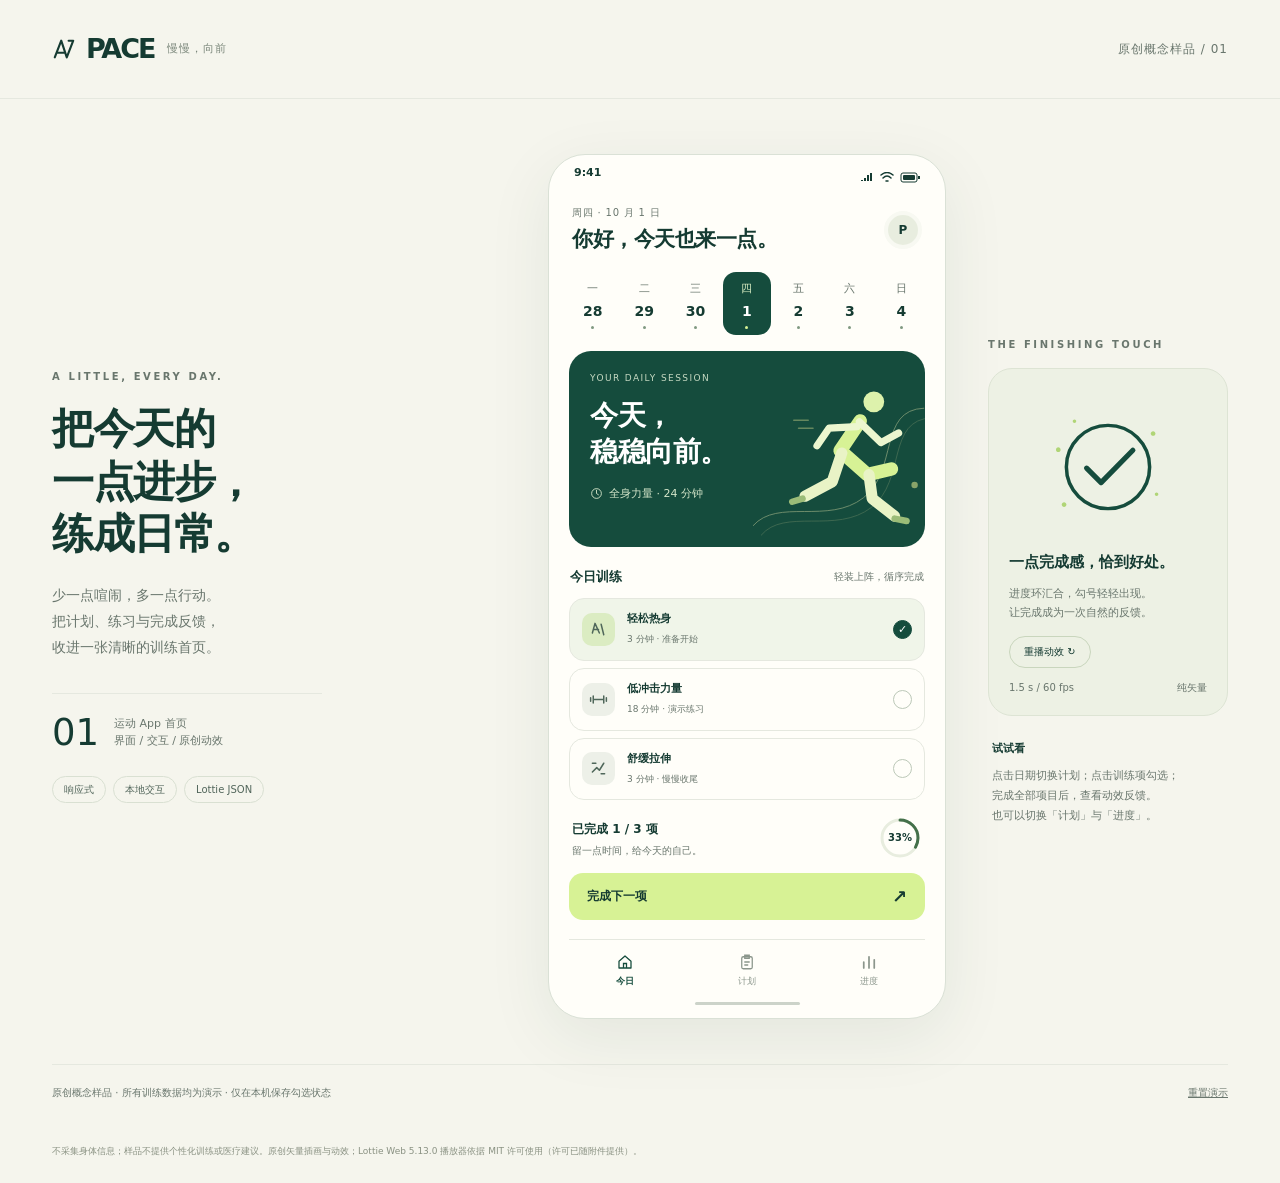
<file: fitness-demo.html>
<!doctype html>
<html lang="zh-CN">
<head>
<meta charset="utf-8"><meta name="viewport" content="width=device-width,initial-scale=1">
<title>PACE · 运动 App 原创界面与 Lottie 动效样品</title>
<style>
:root{--ink:#153b32;--muted:#69766d;--paper:#f5f5ed;--line:#e5e8df;--green:#154c3d;--lime:#d7f295;--white:#fffef9;--radius:22px}*{box-sizing:border-box}body{margin:0;background:var(--paper);color:var(--ink);font:14px/1.55 system-ui,-apple-system,"Segoe UI","Microsoft YaHei",sans-serif}button{font:inherit;color:inherit;cursor:pointer}button:focus-visible,a:focus-visible{outline:3px solid #5682da;outline-offset:4px}button:disabled{cursor:default}svg{display:block}button{touch-action:manipulation}header.shell{max-width:1280px;margin:auto;padding:28px 52px;display:flex;align-items:center;justify-content:space-between;border-bottom:1px solid var(--line)}.brand{font-size:27px;font-weight:850;letter-spacing:-2px;display:flex;align-items:center;gap:10px}.brand svg{width:24px;letter-spacing:0}.sample-tag{color:var(--muted);font-size:12px;letter-spacing:1px}.presentation{max-width:1280px;display:grid;grid-template-columns:minmax(270px,1fr) 398px 240px;gap:42px;padding:55px 52px 45px;margin:auto;align-items:center}.intro .eyebrow,.motion .eyebrow{font-size:10px;letter-spacing:2.6px;font-weight:750;color:var(--muted)}.intro h1{font-size:clamp(34px,3.3vw,49px);line-height:1.25;letter-spacing:-1.5px;margin:18px 0 22px;font-weight:800}.intro p{font-size:14px;max-width:285px;line-height:1.85;color:var(--muted);margin:0 0 32px}.concept-number{display:flex;gap:15px;align-items:center;border-top:1px solid var(--line);padding-top:20px;max-width:270px}.concept-number b{font-size:37px;font-weight:500;line-height:1}.concept-number span{font-size:11px;color:var(--muted);line-height:1.6}.chips{display:flex;flex-wrap:wrap;gap:7px;margin-top:25px}.chips span{font-size:10px;border:1px solid #d9e0d2;border-radius:20px;padding:5px 11px;color:#52665b}.phone{background:var(--white);border:1px solid #dae1d6;border-radius:37px;box-shadow:0 18px 65px #173d3214;padding:0 20px 13px;overflow:hidden}.statusbar{height:36px;padding:9px 5px 0;display:flex;justify-content:space-between;font-size:11px;font-weight:650}.status-icons{display:flex;align-items:center;gap:6px}.app-head{display:flex;justify-content:space-between;align-items:center;padding:14px 3px 16px}.app-head .small{font-size:10px;color:var(--muted);letter-spacing:.8px}.app-head h2{font-size:21px;font-weight:750;letter-spacing:-.5px;margin:3px 0 0}.avatar{width:38px;height:38px;border-radius:50%;background:#e8eddf;border:4px solid #f8f9f2;display:grid;place-items:center;font-size:12px;font-weight:700}.week{display:grid;grid-template-columns:repeat(7,1fr);gap:4px;padding-bottom:16px}.day{border:0;background:transparent;border-radius:13px;padding:8px 0 5px;font-size:11px;display:grid;gap:3px;justify-items:center;min-height:63px;color:var(--muted)}.day strong{font-size:14px;color:var(--ink)}.day.active{background:var(--green);color:#d9edc2}.day.active strong{color:white}.day i{width:3px;height:3px;background:#809981;border-radius:50%}.day.active i{background:var(--lime)}.hero{position:relative;background:var(--green);border-radius:22px;color:white;padding:21px 21px 22px;min-height:196px;overflow:hidden}.hero .kicker{font-size:9px;letter-spacing:1.4px;color:#c6d9c2}.hero h3{position:relative;font-size:28px;line-height:1.3;letter-spacing:-.5px;margin:12px 0 14px;z-index:1;font-weight:750}.hero .duration{position:relative;display:flex;align-items:center;gap:6px;color:#d5e6ca;font-size:11px;z-index:1}.hero .runner{position:absolute;right:-16px;top:18px;width:200px;height:176px}.section-head{display:flex;align-items:center;justify-content:space-between;margin:20px 1px 11px}.section-head h3{font-size:13px;margin:0;font-weight:700}.section-head span{font-size:10px;color:var(--muted)}.session-list{display:grid;gap:7px}.session{display:flex;width:100%;align-items:center;gap:12px;text-align:left;border:1px solid var(--line);background:var(--white);border-radius:15px;padding:11px 12px;min-height:58px}.session:hover{border-color:#a6bd96}.session.complete{background:#f0f5e9}.exercise-icon{background:#edf0e8;color:#4f675a;width:33px;height:33px;display:grid;place-items:center;border-radius:10px;flex-shrink:0}.exercise-icon svg{width:21px}.session.complete .exercise-icon{background:#dbecc2}.exercise-copy{flex:1}.exercise-copy b{display:block;font-size:11px;font-weight:650}.exercise-copy small{font-size:9px;color:var(--muted)}.check{border:1.4px solid #bcc8b8;border-radius:50%;width:19px;height:19px;display:grid;place-items:center;font-size:11px;color:transparent}.session.complete .check{background:var(--green);border-color:var(--green);color:white}.progress-row{display:flex;align-items:center;justify-content:space-between;margin:16px 3px 13px}.progress-text b{font-size:12px}.progress-text p{font-size:10px;color:var(--muted);margin:3px 0 0}.ring-wrap{width:44px;height:44px;position:relative}.ring-wrap svg{width:44px;height:44px;transform:rotate(-90deg)}.ring-wrap strong{position:absolute;inset:0;display:grid;place-items:center;font-size:10px}.start{display:flex;align-items:center;justify-content:space-between;width:100%;padding:14px 18px;border:0;background:var(--lime);border-radius:14px;font-size:12px;font-weight:750;min-height:46px}.start:hover{background:#ccea80}.start span:last-child{font-size:18px;line-height:1}.app-nav{display:grid;grid-template-columns:repeat(3,1fr);gap:10px;margin-top:19px;padding-top:12px;border-top:1px solid var(--line)}.app-nav button{border:0;background:transparent;display:grid;justify-items:center;gap:4px;color:#8b968c;font-size:9px;padding:1px 4px}.app-nav button svg{width:18px;height:18px}.app-nav button[aria-selected=true]{color:var(--green);font-weight:700}.home-indicator{margin:12px auto 0;width:105px;height:3px;background:#ccd3c9;border-radius:3px}.motion{align-self:center}.motion-card{margin-top:16px;border:1px solid #dde4d4;border-radius:24px;padding:20px;background:#edf1e4;min-height:270px}.motion-player{width:148px;height:148px;margin:4px auto 10px}.motion h3{font-size:15px;margin:7px 0}.motion p{font-size:11px;color:var(--muted);line-height:1.8;margin:9px 0}.replay{border:1px solid #c9d6bd;border-radius:20px;padding:7px 14px;background:transparent;font-size:10px;margin-top:4px}.motion-details{font-size:10px;color:var(--muted);display:flex;justify-content:space-between;margin-top:12px}.side-note{font-size:11px;line-height:1.85;color:var(--muted);margin:23px 4px 0}.side-note b{display:block;margin-bottom:6px;color:var(--ink);font-size:11px}.footer{max-width:1176px;margin:0 auto 25px;padding:20px 0;display:flex;justify-content:space-between;gap:14px;color:var(--muted);font-size:10px;border-top:1px solid var(--line)}.reset{background:transparent;border:0;padding:0;text-decoration:underline;font-size:10px;color:var(--muted)}.alternate{min-height:423px;padding-top:8px}.alternate h3{font-size:23px;letter-spacing:-.5px;margin:18px 0 6px}.alternate p{color:var(--muted);font-size:12px}.plan-option{width:100%;display:flex;align-items:center;justify-content:space-between;background:#f3f5ed;border:1px solid var(--line);border-radius:17px;padding:17px;margin:11px 0;text-align:left;font-size:12px}.plan-option.active{border-color:#6d9462;background:#e8f2d8}.stats{display:grid;grid-template-columns:1fr 1fr;gap:12px;margin-top:25px}.stat{border:1px solid var(--line);border-radius:18px;padding:17px}.stat b{font-size:29px;font-weight:600;display:block}.stat small{color:var(--muted);font-size:10px}.history-row{display:flex;justify-content:space-between;padding:14px 2px;border-bottom:1px solid var(--line);font-size:11px}.hidden,[hidden]{display:none!important}.toast{position:fixed;bottom:24px;left:50%;transform:translateX(-50%);border:1px solid #d4dfca;background:var(--white);box-shadow:0 8px 30px #143d3220;border-radius:16px;padding:15px 20px;font-size:12px;z-index:5;max-width:calc(100% - 32px);white-space:normal}.completion{position:absolute;inset:0;background:#f9fbf3;color:var(--ink);border-radius:22px;z-index:2;display:grid;place-items:center;text-align:center}.completion .small-player{width:98px;height:98px;margin:auto}.completion b{font-size:20px;display:block}.completion p{font-size:11px;color:var(--muted);margin:4px 0}.credit{font-size:9px;color:#899182;max-width:1176px;margin:0 auto 24px}.reduced-hint{font-size:9px;color:#86907f;margin-top:9px} @media(min-width:1550px){.presentation{padding-top:85px;padding-bottom:65px}}@media(max-width:1150px){.presentation{grid-template-columns:minmax(220px,1fr) 398px;gap:34px;padding:40px}.motion{display:none}.footer,.credit{margin-left:40px;margin-right:40px}header.shell{padding:22px 40px}.intro h1{font-size:40px}}@media(max-width:750px){body{background:var(--white)}header.shell{padding:17px 22px;border:0}.brand{font-size:22px}.brand svg{width:21px}.sample-tag{font-size:9px;letter-spacing:0}.presentation{display:block;padding:0;margin:0}.intro{display:none}.phone{max-width:480px;margin:auto;border:0;box-shadow:none;border-radius:0;padding:0 23px 18px}.statusbar{display:none}.app-head{padding-top:9px}.footer{display:block;margin:4px 23px 12px;padding:14px 0;line-height:1.8;font-size:9px}.footer>span{display:block;margin-bottom:5px}.credit{margin:0 23px 18px;font-size:8px;line-height:1.7}.hero{min-height:194px}.toast{bottom:20px}.alternate{min-height:435px}}@media(prefers-reduced-motion:reduce){*{scroll-behavior:auto!important;transition:none!important;animation:none!important}}
</style>
</head><body>
<header class="shell"><div class="brand"><svg viewBox="0 0 26 26" fill="none" aria-hidden="true"><path d="m3 22 7-18 6 18M5 17h9M18 4h5L16 22" stroke="currentColor" stroke-width="2.3" stroke-linecap="round" stroke-linejoin="round"/></svg>PACE<span style="font-size:11px;font-weight:450;letter-spacing:1px;margin-left:3px;color:#7b877b">慢慢，向前</span></div><div class="sample-tag">原创概念样品 / 01</div></header>
<main class="presentation">
<aside class="intro"><div class="eyebrow">A LITTLE, EVERY DAY.</div><h1>把今天的<br>一点进步，<br>练成日常。</h1><p>少一点喧闹，多一点行动。<br>把计划、练习与完成反馈，<br>收进一张清晰的训练首页。</p><div class="concept-number"><b>01</b><span>运动 App 首页<br>界面 / 交互 / 原创动效</span></div><div class="chips"><span>响应式</span><span>本地交互</span><span>Lottie JSON</span></div></aside>
<section class="phone" aria-label="PACE 运动 App 交互样品">
<div class="statusbar" aria-hidden="true"><span>9:41</span><div class="status-icons"><svg width="13" height="10" viewBox="0 0 13 10"><path d="M1 8v1M4 6v3M7 3v6M10 1v8" stroke="currentColor" stroke-width="2"/></svg><svg width="14" height="11" viewBox="0 0 14 11" fill="none"><path d="M1 3q6-5 12 0M3 6q4-4 8 0M6 9h2" stroke="currentColor" stroke-width="1.5" stroke-linecap="round"/></svg><svg width="20" height="11" viewBox="0 0 20 11"><rect x="1" y="1" width="16" height="9" rx="2" fill="none" stroke="currentColor"/><rect x="3" y="3" width="12" height="5" rx="1" fill="currentColor"/><path d="M19 4v3" stroke="currentColor" stroke-width="2"/></svg></div></div>
<div class="app-head"><div><div class="small">周四 · 10 月 1 日</div><h2>你好，今天也来一点。</h2></div><div class="avatar" aria-hidden="true">P</div></div>
<div class="week" aria-label="选择演示训练日期">
<button class="day" data-day="0" aria-pressed="false"><span>一</span><strong>28</strong><i></i></button><button class="day" data-day="1" aria-pressed="false"><span>二</span><strong>29</strong><i></i></button><button class="day" data-day="2" aria-pressed="false"><span>三</span><strong>30</strong><i></i></button><button class="day active" data-day="3" aria-pressed="true"><span>四</span><strong>1</strong><i></i></button><button class="day" data-day="4" aria-pressed="false"><span>五</span><strong>2</strong><i></i></button><button class="day" data-day="5" aria-pressed="false"><span>六</span><strong>3</strong><i></i></button><button class="day" data-day="6" aria-pressed="false"><span>日</span><strong>4</strong><i></i></button>
</div>
<section id="today-panel" role="tabpanel" aria-labelledby="today-tab">
<div class="hero"><div class="kicker">YOUR DAILY SESSION</div><h3 id="hero-title">今天，<br>稳稳向前。</h3><div class="duration"><svg width="13" height="13" viewBox="0 0 20 20" fill="none" aria-hidden="true"><circle cx="10" cy="10" r="7.5" stroke="currentColor" stroke-width="1.4"/><path d="M10 5v5l3 2" stroke="currentColor" stroke-width="1.4" stroke-linecap="round"/></svg><span id="hero-meta">全身力量 · 24 分钟</span></div>
<svg class="runner" viewBox="0 0 240 220" fill="none" aria-hidden="true"><path d="M10 196c31-35 94-1 138-35s18-110 76-112" stroke="#789471" stroke-width="1.1"/><path d="M20 208c29-35 94-1 138-35s18-110 76-112" stroke="#426c53" stroke-width="1.1"/><circle cx="161" cy="41" r="13" fill="#ddf2ac"/><path d="m144 65-25 37 34 30 30-7" stroke="#d7f295" stroke-width="17" stroke-linecap="round" stroke-linejoin="round"/><path d="m143 66 27 26 22-12" stroke="#ecf6cf" stroke-width="9" stroke-linecap="round" stroke-linejoin="round"/><path d="m140 72-35 2-15 22" stroke="#ecf6cf" stroke-width="9" stroke-linecap="round" stroke-linejoin="round"/><path d="m121 105-12 36-34 18" stroke="#e9f3c6" stroke-width="14" stroke-linecap="round" stroke-linejoin="round"/><path d="m155 132 4 30 28 22" stroke="#e9f3c6" stroke-width="14" stroke-linecap="round" stroke-linejoin="round"/><path d="m72 162-13 4m128 21 15 3" stroke="#9bbc78" stroke-width="8" stroke-linecap="round"/><circle cx="212" cy="145" r="4" fill="#88a369"/><path d="M61 64h18M67 74h18" stroke="#66875e" stroke-width="2" stroke-linecap="round"/></svg>
<div id="completion" class="completion" hidden><div><div id="finish-player" class="small-player" aria-hidden="true"></div><b>今天这一点，完成了。</b><p>演示计划已全部勾选。</p></div></div></div>
<div class="section-head"><h3>今日训练</h3><span>轻装上阵，循序完成</span></div><div class="session-list" id="sessions"></div>
<div class="progress-row"><div class="progress-text"><b id="progress-title">已完成 1 / 3 项</b><p id="progress-desc">留一点时间，给今天的自己。</p></div><div class="ring-wrap"><svg viewBox="0 0 44 44" aria-hidden="true"><circle cx="22" cy="22" r="18" fill="none" stroke="#e8eddf" stroke-width="3"/><circle id="progress-ring" cx="22" cy="22" r="18" fill="none" stroke="#44704a" stroke-width="3" stroke-linecap="round" stroke-dasharray="113.1" stroke-dashoffset="75.4"/></svg><strong id="progress-percent">33%</strong></div></div>
<button id="complete-next" class="start"><span id="action-label">完成下一项</span><span aria-hidden="true">↗</span></button>
</section>
<section id="plan-panel" class="alternate" role="tabpanel" aria-labelledby="plan-tab" hidden><div class="eyebrow" style="font-size:10px;color:#738570;letter-spacing:2px">MAKE ROOM TO MOVE</div><h3>今天，按自己的节奏。</h3><p>选择一种演示计划，首页内容会随之更新。</p><div id="plan-options"></div><div style="margin-top:25px;border-left:2px solid #b8cc9e;padding-left:15px;font-size:11px;color:#71806e;line-height:1.8">这里展示界面与交互概念。<br>所有训练与时长均为虚构演示数据。</div></section>
<section id="progress-panel" class="alternate" role="tabpanel" aria-labelledby="progress-tab" hidden><div style="font-size:10px;letter-spacing:2px;color:#738570">SMALL STEPS COUNT</div><h3>每一点，都有回响。</h3><p>这是本机的演示勾选记录。</p><div class="stats"><div class="stat"><b id="weekly-count">1</b><small>本周已勾选项目</small></div><div class="stat"><b id="day-count">0</b><small>全部完成的日期</small></div></div><div id="history" style="margin-top:25px"></div></section>
<nav class="app-nav" aria-label="演示页面" role="tablist"><button id="today-tab" role="tab" data-tab="today" aria-controls="today-panel" aria-selected="true"><svg viewBox="0 0 24 24" fill="none" aria-hidden="true"><path d="m4 11 8-7 8 7v9H4z" stroke="currentColor" stroke-width="1.7" stroke-linejoin="round"/><path d="M10 20v-6h4v6" stroke="currentColor" stroke-width="1.7"/></svg>今日</button><button id="plan-tab" role="tab" data-tab="plan" aria-controls="plan-panel" aria-selected="false"><svg viewBox="0 0 24 24" fill="none" aria-hidden="true"><rect x="5" y="5" width="14" height="16" rx="2" stroke="currentColor" stroke-width="1.7"/><path d="M9 3h6v4H9zM9 12h6M9 16h4" stroke="currentColor" stroke-width="1.7" stroke-linecap="round"/></svg>计划</button><button id="progress-tab" role="tab" data-tab="progress" aria-controls="progress-panel" aria-selected="false"><svg viewBox="0 0 24 24" fill="none" aria-hidden="true"><path d="M5 20V12M12 20V5M19 20V9" stroke="currentColor" stroke-width="2.3" stroke-linecap="round"/></svg>进度</button></nav><div class="home-indicator" aria-hidden="true"></div>
</section>
<aside class="motion"><div class="eyebrow">THE FINISHING TOUCH</div><div class="motion-card"><div id="motion-player" class="motion-player" role="img" aria-label="进度环绘制并显示完成勾号的原创动效"></div><h3>一点完成感，恰到好处。</h3><p>进度环汇合，勾号轻轻出现。<br>让完成成为一次自然的反馈。</p><button id="replay" class="replay">重播动效 ↻</button><div class="motion-details"><span>1.5 s / 60 fps</span><span>纯矢量</span></div></div><div class="side-note"><b>试试看</b>点击日期切换计划；点击训练项勾选；<br>完成全部项目后，查看动效反馈。<br>也可以切换「计划」与「进度」。</div><div id="reduce-message" class="reduced-hint"></div></aside>
</main>
<footer class="footer"><span>原创概念样品 · 所有训练数据均为演示 · 仅在本机保存勾选状态</span><button id="reset" class="reset">重置演示</button></footer><div class="credit">不采集身体信息；样品不提供个性化训练或医疗建议。原创矢量插画与动效；Lottie Web 5.13.0 播放器依据 MIT 许可使用（许可已随附件提供）。</div><div class="toast" id="toast" role="status" aria-live="polite" hidden></div>
<!--
Lottie Web 5.13.0
The MIT License (MIT)

Copyright (c) 2015 Bodymovin

Permission is hereby granted, free of charge, to any person obtaining a copy
of this software and associated documentation files (the "Software"), to deal
in the Software without restriction, including without limitation the rights
to use, copy, modify, merge, publish, distribute, sublicense, and/or sell
copies of the Software, and to permit persons to whom the Software is
furnished to do so, subject to the following conditions:

The above copyright notice and this permission notice shall be included in all
copies or substantial portions of the Software.

THE SOFTWARE IS PROVIDED "AS IS", WITHOUT WARRANTY OF ANY KIND, EXPRESS OR
IMPLIED, INCLUDING BUT NOT LIMITED TO THE WARRANTIES OF MERCHANTABILITY,
FITNESS FOR A PARTICULAR PURPOSE AND NONINFRINGEMENT. IN NO EVENT SHALL THE
AUTHORS OR COPYRIGHT HOLDERS BE LIABLE FOR ANY CLAIM, DAMAGES OR OTHER
LIABILITY, WHETHER IN AN ACTION OF CONTRACT, TORT OR OTHERWISE, ARISING FROM,
OUT OF OR IN CONNECTION WITH THE SOFTWARE OR THE USE OR OTHER DEALINGS IN THE
SOFTWARE.

-->
<script>
/*! Lottie Web 5.13.0 — Copyright (c) 2015 Bodymovin, MIT license. */
"undefined"!=typeof document&&"undefined"!=typeof navigator&&function(t,e){"object"==typeof exports&&"undefined"!=typeof module?module.exports=e():"function"==typeof define&&define.amd?define(e):(t="undefined"!=typeof globalThis?globalThis:t||self).lottie=e()}(this,(function(){"use strict";var t="",e=!1,i=-999999,s=function(){return t};function a(t){return document.createElement(t)}function r(t,e){var i,s,a=t.length;for(i=0;i<a;i+=1)for(var r in s=t[i].prototype)Object.prototype.hasOwnProperty.call(s,r)&&(e.prototype[r]=s[r])}function n(t){function e(){}return e.prototype=t,e}var o=function(){function t(t){this.audios=[],this.audioFactory=t,this._volume=1,this._isMuted=!1}return t.prototype={addAudio:function(t){this.audios.push(t)},pause:function(){var t,e=this.audios.length;for(t=0;t<e;t+=1)this.audios[t].pause()},resume:function(){var t,e=this.audios.length;for(t=0;t<e;t+=1)this.audios[t].resume()},setRate:function(t){var e,i=this.audios.length;for(e=0;e<i;e+=1)this.audios[e].setRate(t)},createAudio:function(t){return this.audioFactory?this.audioFactory(t):window.Howl?new window.Howl({src:[t]}):{isPlaying:!1,play:function(){this.isPlaying=!0},seek:function(){this.isPlaying=!1},playing:function(){},rate:function(){},setVolume:function(){}}},setAudioFactory:function(t){this.audioFactory=t},setVolume:function(t){this._volume=t,this._updateVolume()},mute:function(){this._isMuted=!0,this._updateVolume()},unmute:function(){this._isMuted=!1,this._updateVolume()},getVolume:function(){return this._volume},_updateVolume:function(){var t,e=this.audios.length;for(t=0;t<e;t+=1)this.audios[t].volume(this._volume*(this._isMuted?0:1))}},function(){return new t}}(),h=function(){function t(t,e){var i,s=0,a=[];switch(t){case"int16":case"uint8c":i=1;break;default:i=1.1}for(s=0;s<e;s+=1)a.push(i);return a}return"function"==typeof Uint8ClampedArray&&"function"==typeof Float32Array?function(e,i){return"float32"===e?new Float32Array(i):"int16"===e?new Int16Array(i):"uint8c"===e?new Uint8ClampedArray(i):t(e,i)}:t}();function l(t){return Array.apply(null,{length:t})}function p(t){return p="function"==typeof Symbol&&"symbol"==typeof Symbol.iterator?function(t){return typeof t}:function(t){return t&&"function"==typeof Symbol&&t.constructor===Symbol&&t!==Symbol.prototype?"symbol":typeof t},p(t)}var f=!0,d=null,m=null,c="",u=/^((?!chrome|android).)*safari/i.test(navigator.userAgent),g=Math.pow,y=Math.sqrt,v=Math.floor,b=(Math.max,Math.min),_={};!function(){var t,e=["abs","acos","acosh","asin","asinh","atan","atanh","atan2","ceil","cbrt","expm1","clz32","cos","cosh","exp","floor","fround","hypot","imul","log","log1p","log2","log10","max","min","pow","random","round","sign","sin","sinh","sqrt","tan","tanh","trunc","E","LN10","LN2","LOG10E","LOG2E","PI","SQRT1_2","SQRT2"],i=e.length;for(t=0;t<i;t+=1)_[e[t]]=Math[e[t]]}(),_.random=Math.random,_.abs=function(t){if("object"===p(t)&&t.length){var e,i=l(t.length),s=t.length;for(e=0;e<s;e+=1)i[e]=Math.abs(t[e]);return i}return Math.abs(t)};var k=150,P=Math.PI/180,A=.5519;function S(t){0}function x(t,e,i,s){this.type=t,this.currentTime=e,this.totalTime=i,this.direction=s<0?-1:1}function w(t,e){this.type=t,this.direction=e<0?-1:1}function D(t,e,i,s){this.type=t,this.currentLoop=i,this.totalLoops=e,this.direction=s<0?-1:1}function C(t,e,i){this.type=t,this.firstFrame=e,this.totalFrames=i}function M(t,e){this.type=t,this.target=e}function T(t,e){this.type="renderFrameError",this.nativeError=t,this.currentTime=e}function F(t){this.type="configError",this.nativeError=t}var E,I=(E=0,function(){return c+"__lottie_element_"+(E+=1)});function L(t,e,i){var s,a,r,n,o,h,l,p;switch(h=i*(1-e),l=i*(1-(o=6*t-(n=Math.floor(6*t)))*e),p=i*(1-(1-o)*e),n%6){case 0:s=i,a=p,r=h;break;case 1:s=l,a=i,r=h;break;case 2:s=h,a=i,r=p;break;case 3:s=h,a=l,r=i;break;case 4:s=p,a=h,r=i;break;case 5:s=i,a=h,r=l}return[s,a,r]}function V(t,e,i){var s,a=Math.max(t,e,i),r=Math.min(t,e,i),n=a-r,o=0===a?0:n/a,h=a/255;switch(a){case r:s=0;break;case t:s=e-i+n*(e<i?6:0),s/=6*n;break;case e:s=i-t+2*n,s/=6*n;break;case i:s=t-e+4*n,s/=6*n}return[s,o,h]}function R(t,e){var i=V(255*t[0],255*t[1],255*t[2]);return i[1]+=e,i[1]>1?i[1]=1:i[1]<=0&&(i[1]=0),L(i[0],i[1],i[2])}function z(t,e){var i=V(255*t[0],255*t[1],255*t[2]);return i[2]+=e,i[2]>1?i[2]=1:i[2]<0&&(i[2]=0),L(i[0],i[1],i[2])}function O(t,e){var i=V(255*t[0],255*t[1],255*t[2]);return i[0]+=e/360,i[0]>1?i[0]-=1:i[0]<0&&(i[0]+=1),L(i[0],i[1],i[2])}!function(){var t,e,i=[];for(t=0;t<256;t+=1)e=t.toString(16),i[t]=1===e.length?"0"+e:e}();var N=function(){return d},B=function(){return m},q=function(t){k=t},j=function(){return k};function W(t){return document.createElementNS("http://www.w3.org/2000/svg",t)}function X(t){return X="function"==typeof Symbol&&"symbol"==typeof Symbol.iterator?function(t){return typeof t}:function(t){return t&&"function"==typeof Symbol&&t.constructor===Symbol&&t!==Symbol.prototype?"symbol":typeof t},X(t)}var H=function(){var t,i,s=1,a=[],r={onmessage:function(){},postMessage:function(e){t({data:e})}},n={postMessage:function(t){r.onmessage({data:t})}};function o(i){if(window.Worker&&window.Blob&&e){var s=new Blob(["var _workerSelf = self; self.onmessage = ",i.toString()],{type:"text/javascript"}),a=URL.createObjectURL(s);return new Worker(a)}return t=i,r}function h(){i||(i=o((function(t){if(n.dataManager||(n.dataManager=function(){function t(a,r){var n,o,h,l,p,d,m=a.length;for(o=0;o<m;o+=1)if("ks"in(n=a[o])&&!n.completed){if(n.completed=!0,n.hasMask){var c=n.masksProperties;for(l=c.length,h=0;h<l;h+=1)if(c[h].pt.k.i)s(c[h].pt.k);else for(d=c[h].pt.k.length,p=0;p<d;p+=1)c[h].pt.k[p].s&&s(c[h].pt.k[p].s[0]),c[h].pt.k[p].e&&s(c[h].pt.k[p].e[0])}0===n.ty?(n.layers=e(n.refId,r),t(n.layers,r)):4===n.ty?i(n.shapes):5===n.ty&&f(n)}}function e(t,e){var i=function(t,e){for(var i=0,s=e.length;i<s;){if(e[i].id===t)return e[i];i+=1}return null}(t,e);return i?i.layers.__used?JSON.parse(JSON.stringify(i.layers)):(i.layers.__used=!0,i.layers):null}function i(t){var e,a,r;for(e=t.length-1;e>=0;e-=1)if("sh"===t[e].ty)if(t[e].ks.k.i)s(t[e].ks.k);else for(r=t[e].ks.k.length,a=0;a<r;a+=1)t[e].ks.k[a].s&&s(t[e].ks.k[a].s[0]),t[e].ks.k[a].e&&s(t[e].ks.k[a].e[0]);else"gr"===t[e].ty&&i(t[e].it)}function s(t){var e,i=t.i.length;for(e=0;e<i;e+=1)t.i[e][0]+=t.v[e][0],t.i[e][1]+=t.v[e][1],t.o[e][0]+=t.v[e][0],t.o[e][1]+=t.v[e][1]}function a(t,e){var i=e?e.split("."):[100,100,100];return t[0]>i[0]||!(i[0]>t[0])&&(t[1]>i[1]||!(i[1]>t[1])&&(t[2]>i[2]||!(i[2]>t[2])&&null))}var r,n=function(){var t=[4,4,14];function e(t){var e,i,s,a=t.length;for(e=0;e<a;e+=1)5===t[e].ty&&(s=void 0,s=(i=t[e]).t.d,i.t.d={k:[{s:s,t:0}]})}return function(i){if(a(t,i.v)&&(e(i.layers),i.assets)){var s,r=i.assets.length;for(s=0;s<r;s+=1)i.assets[s].layers&&e(i.assets[s].layers)}}}(),o=(r=[4,7,99],function(t){if(t.chars&&!a(r,t.v)){var e,s=t.chars.length;for(e=0;e<s;e+=1){var n=t.chars[e];n.data&&n.data.shapes&&(i(n.data.shapes),n.data.ip=0,n.data.op=99999,n.data.st=0,n.data.sr=1,n.data.ks={p:{k:[0,0],a:0},s:{k:[100,100],a:0},a:{k:[0,0],a:0},r:{k:0,a:0},o:{k:100,a:0}},t.chars[e].t||(n.data.shapes.push({ty:"no"}),n.data.shapes[0].it.push({p:{k:[0,0],a:0},s:{k:[100,100],a:0},a:{k:[0,0],a:0},r:{k:0,a:0},o:{k:100,a:0},sk:{k:0,a:0},sa:{k:0,a:0},ty:"tr"})))}}}),h=function(){var t=[5,7,15];function e(t){var e,i,s=t.length;for(e=0;e<s;e+=1)5===t[e].ty&&(i=void 0,"number"==typeof(i=t[e].t.p).a&&(i.a={a:0,k:i.a}),"number"==typeof i.p&&(i.p={a:0,k:i.p}),"number"==typeof i.r&&(i.r={a:0,k:i.r}))}return function(i){if(a(t,i.v)&&(e(i.layers),i.assets)){var s,r=i.assets.length;for(s=0;s<r;s+=1)i.assets[s].layers&&e(i.assets[s].layers)}}}(),l=function(){var t=[4,1,9];function e(t){var i,s,a,r=t.length;for(i=0;i<r;i+=1)if("gr"===t[i].ty)e(t[i].it);else if("fl"===t[i].ty||"st"===t[i].ty)if(t[i].c.k&&t[i].c.k[0].i)for(a=t[i].c.k.length,s=0;s<a;s+=1)t[i].c.k[s].s&&(t[i].c.k[s].s[0]/=255,t[i].c.k[s].s[1]/=255,t[i].c.k[s].s[2]/=255,t[i].c.k[s].s[3]/=255),t[i].c.k[s].e&&(t[i].c.k[s].e[0]/=255,t[i].c.k[s].e[1]/=255,t[i].c.k[s].e[2]/=255,t[i].c.k[s].e[3]/=255);else t[i].c.k[0]/=255,t[i].c.k[1]/=255,t[i].c.k[2]/=255,t[i].c.k[3]/=255}function i(t){var i,s=t.length;for(i=0;i<s;i+=1)4===t[i].ty&&e(t[i].shapes)}return function(e){if(a(t,e.v)&&(i(e.layers),e.assets)){var s,r=e.assets.length;for(s=0;s<r;s+=1)e.assets[s].layers&&i(e.assets[s].layers)}}}(),p=function(){var t=[4,4,18];function e(t){var i,s,a;for(i=t.length-1;i>=0;i-=1)if("sh"===t[i].ty)if(t[i].ks.k.i)t[i].ks.k.c=t[i].closed;else for(a=t[i].ks.k.length,s=0;s<a;s+=1)t[i].ks.k[s].s&&(t[i].ks.k[s].s[0].c=t[i].closed),t[i].ks.k[s].e&&(t[i].ks.k[s].e[0].c=t[i].closed);else"gr"===t[i].ty&&e(t[i].it)}function i(t){var i,s,a,r,n,o,h=t.length;for(s=0;s<h;s+=1){if((i=t[s]).hasMask){var l=i.masksProperties;for(r=l.length,a=0;a<r;a+=1)if(l[a].pt.k.i)l[a].pt.k.c=l[a].cl;else for(o=l[a].pt.k.length,n=0;n<o;n+=1)l[a].pt.k[n].s&&(l[a].pt.k[n].s[0].c=l[a].cl),l[a].pt.k[n].e&&(l[a].pt.k[n].e[0].c=l[a].cl)}4===i.ty&&e(i.shapes)}}return function(e){if(a(t,e.v)&&(i(e.layers),e.assets)){var s,r=e.assets.length;for(s=0;s<r;s+=1)e.assets[s].layers&&i(e.assets[s].layers)}}}();function f(t){0===t.t.a.length&&t.t.p}var d={completeData:function(i){i.__complete||(l(i),n(i),o(i),h(i),p(i),t(i.layers,i.assets),function(i,s){if(i){var a=0,r=i.length;for(a=0;a<r;a+=1)1===i[a].t&&(i[a].data.layers=e(i[a].data.refId,s),t(i[a].data.layers,s))}}(i.chars,i.assets),i.__complete=!0)}};return d.checkColors=l,d.checkChars=o,d.checkPathProperties=h,d.checkShapes=p,d.completeLayers=t,d}()),n.assetLoader||(n.assetLoader=function(){function t(t){var e=t.getResponseHeader("content-type");return e&&"json"===t.responseType&&-1!==e.indexOf("json")||t.response&&"object"===X(t.response)?t.response:t.response&&"string"==typeof t.response?JSON.parse(t.response):t.responseText?JSON.parse(t.responseText):null}return{load:function(e,i,s,a){var r,n=new XMLHttpRequest;try{n.responseType="json"}catch(t){}n.onreadystatechange=function(){if(4===n.readyState)if(200===n.status)r=t(n),s(r);else try{r=t(n),s(r)}catch(t){a&&a(t)}};try{n.open(["G","E","T"].join(""),e,!0)}catch(t){n.open(["G","E","T"].join(""),i+"/"+e,!0)}n.send()}}}()),"loadAnimation"===t.data.type)n.assetLoader.load(t.data.path,t.data.fullPath,(function(e){n.dataManager.completeData(e),n.postMessage({id:t.data.id,payload:e,status:"success"})}),(function(){n.postMessage({id:t.data.id,status:"error"})}));else if("complete"===t.data.type){var e=t.data.animation;n.dataManager.completeData(e),n.postMessage({id:t.data.id,payload:e,status:"success"})}else"loadData"===t.data.type&&n.assetLoader.load(t.data.path,t.data.fullPath,(function(e){n.postMessage({id:t.data.id,payload:e,status:"success"})}),(function(){n.postMessage({id:t.data.id,status:"error"})}))})),i.onmessage=function(t){var e=t.data,i=e.id,s=a[i];a[i]=null,"success"===e.status?s.onComplete(e.payload):s.onError&&s.onError()})}function l(t,e){var i="processId_"+(s+=1);return a[i]={onComplete:t,onError:e},i}return{loadAnimation:function(t,e,s){h();var a=l(e,s);i.postMessage({type:"loadAnimation",path:t,fullPath:window.location.origin+window.location.pathname,id:a})},loadData:function(t,e,s){h();var a=l(e,s);i.postMessage({type:"loadData",path:t,fullPath:window.location.origin+window.location.pathname,id:a})},completeAnimation:function(t,e,s){h();var a=l(e,s);i.postMessage({type:"complete",animation:t,id:a})}}}(),Y=function(){var t=function(){var t=a("canvas");t.width=1,t.height=1;var e=t.getContext("2d");return e.fillStyle="rgba(0,0,0,0)",e.fillRect(0,0,1,1),t}();function e(){this.loadedAssets+=1,this.loadedAssets===this.totalImages&&this.loadedFootagesCount===this.totalFootages&&this.imagesLoadedCb&&this.imagesLoadedCb(null)}function i(){this.loadedFootagesCount+=1,this.loadedAssets===this.totalImages&&this.loadedFootagesCount===this.totalFootages&&this.imagesLoadedCb&&this.imagesLoadedCb(null)}function s(t,e,i){var s="";if(t.e)s=t.p;else if(e){var a=t.p;-1!==a.indexOf("images/")&&(a=a.split("/")[1]),s=e+a}else s=i,s+=t.u?t.u:"",s+=t.p;return s}function r(t){var e=0,i=setInterval(function(){(t.getBBox().width||e>500)&&(this._imageLoaded(),clearInterval(i)),e+=1}.bind(this),50)}function n(t){var e={assetData:t},i=s(t,this.assetsPath,this.path);return H.loadData(i,function(t){e.img=t,this._footageLoaded()}.bind(this),function(){e.img={},this._footageLoaded()}.bind(this)),e}function o(){this._imageLoaded=e.bind(this),this._footageLoaded=i.bind(this),this.testImageLoaded=r.bind(this),this.createFootageData=n.bind(this),this.assetsPath="",this.path="",this.totalImages=0,this.totalFootages=0,this.loadedAssets=0,this.loadedFootagesCount=0,this.imagesLoadedCb=null,this.images=[]}return o.prototype={loadAssets:function(t,e){var i;this.imagesLoadedCb=e;var s=t.length;for(i=0;i<s;i+=1)t[i].layers||(t[i].t&&"seq"!==t[i].t?3===t[i].t&&(this.totalFootages+=1,this.images.push(this.createFootageData(t[i]))):(this.totalImages+=1,this.images.push(this._createImageData(t[i]))))},setAssetsPath:function(t){this.assetsPath=t||""},setPath:function(t){this.path=t||""},loadedImages:function(){return this.totalImages===this.loadedAssets},loadedFootages:function(){return this.totalFootages===this.loadedFootagesCount},destroy:function(){this.imagesLoadedCb=null,this.images.length=0},getAsset:function(t){for(var e=0,i=this.images.length;e<i;){if(this.images[e].assetData===t)return this.images[e].img;e+=1}return null},createImgData:function(e){var i=s(e,this.assetsPath,this.path),r=a("img");r.crossOrigin="anonymous",r.addEventListener("load",this._imageLoaded,!1),r.addEventListener("error",function(){n.img=t,this._imageLoaded()}.bind(this),!1),r.src=i;var n={img:r,assetData:e};return n},createImageData:function(e){var i=s(e,this.assetsPath,this.path),a=W("image");u?this.testImageLoaded(a):a.addEventListener("load",this._imageLoaded,!1),a.addEventListener("error",function(){r.img=t,this._imageLoaded()}.bind(this),!1),a.setAttributeNS("http://www.w3.org/1999/xlink","href",i),this._elementHelper.append?this._elementHelper.append(a):this._elementHelper.appendChild(a);var r={img:a,assetData:e};return r},imageLoaded:e,footageLoaded:i,setCacheType:function(t,e){"svg"===t?(this._elementHelper=e,this._createImageData=this.createImageData.bind(this)):this._createImageData=this.createImgData.bind(this)}},o}();function G(){}G.prototype={triggerEvent:function(t,e){if(this._cbs[t])for(var i=this._cbs[t],s=0;s<i.length;s+=1)i[s](e)},addEventListener:function(t,e){return this._cbs[t]||(this._cbs[t]=[]),this._cbs[t].push(e),function(){this.removeEventListener(t,e)}.bind(this)},removeEventListener:function(t,e){if(e){if(this._cbs[t]){for(var i=0,s=this._cbs[t].length;i<s;)this._cbs[t][i]===e&&(this._cbs[t].splice(i,1),i-=1,s-=1),i+=1;this._cbs[t].length||(this._cbs[t]=null)}}else this._cbs[t]=null}};var K=function(){function t(t){for(var e,i=t.split("\r\n"),s={},a=0,r=0;r<i.length;r+=1)2===(e=i[r].split(":")).length&&(s[e[0]]=e[1].trim(),a+=1);if(0===a)throw new Error;return s}return function(e){for(var i=[],s=0;s<e.length;s+=1){var a=e[s],r={time:a.tm,duration:a.dr};try{r.payload=JSON.parse(e[s].cm)}catch(i){try{r.payload=t(e[s].cm)}catch(t){r.payload={name:e[s].cm}}}i.push(r)}return i}}(),J=function(){function t(t){this.compositions.push(t)}return function(){function e(t){for(var e=0,i=this.compositions.length;e<i;){if(this.compositions[e].data&&this.compositions[e].data.nm===t)return this.compositions[e].prepareFrame&&this.compositions[e].data.xt&&this.compositions[e].prepareFrame(this.currentFrame),this.compositions[e].compInterface;e+=1}return null}return e.compositions=[],e.currentFrame=0,e.registerComposition=t,e}}(),U={};function Z(t){return Z="function"==typeof Symbol&&"symbol"==typeof Symbol.iterator?function(t){return typeof t}:function(t){return t&&"function"==typeof Symbol&&t.constructor===Symbol&&t!==Symbol.prototype?"symbol":typeof t},Z(t)}var Q=function(){this._cbs=[],this.name="",this.path="",this.isLoaded=!1,this.currentFrame=0,this.currentRawFrame=0,this.firstFrame=0,this.totalFrames=0,this.frameRate=0,this.frameMult=0,this.playSpeed=1,this.playDirection=1,this.playCount=0,this.animationData={},this.assets=[],this.isPaused=!0,this.autoplay=!1,this.loop=!0,this.renderer=null,this.animationID=I(),this.assetsPath="",this.timeCompleted=0,this.segmentPos=0,this.isSubframeEnabled=f,this.segments=[],this._idle=!0,this._completedLoop=!1,this.projectInterface=J(),this.imagePreloader=new Y,this.audioController=o(),this.markers=[],this.configAnimation=this.configAnimation.bind(this),this.onSetupError=this.onSetupError.bind(this),this.onSegmentComplete=this.onSegmentComplete.bind(this),this.drawnFrameEvent=new x("drawnFrame",0,0,0),this.expressionsPlugin=N()};r([G],Q),Q.prototype.setParams=function(t){(t.wrapper||t.container)&&(this.wrapper=t.wrapper||t.container);var e="svg";t.animType?e=t.animType:t.renderer&&(e=t.renderer);var i=U[e];this.renderer=new i(this,t.rendererSettings),this.imagePreloader.setCacheType(e,this.renderer.globalData.defs),this.renderer.setProjectInterface(this.projectInterface),this.animType=e,""===t.loop||null===t.loop||void 0===t.loop||!0===t.loop?this.loop=!0:!1===t.loop?this.loop=!1:this.loop=parseInt(t.loop,10),this.autoplay=!("autoplay"in t)||t.autoplay,this.name=t.name?t.name:"",this.autoloadSegments=!Object.prototype.hasOwnProperty.call(t,"autoloadSegments")||t.autoloadSegments,this.assetsPath=t.assetsPath,this.initialSegment=t.initialSegment,t.audioFactory&&this.audioController.setAudioFactory(t.audioFactory),t.animationData?this.setupAnimation(t.animationData):t.path&&(-1!==t.path.lastIndexOf("\\")?this.path=t.path.substr(0,t.path.lastIndexOf("\\")+1):this.path=t.path.substr(0,t.path.lastIndexOf("/")+1),this.fileName=t.path.substr(t.path.lastIndexOf("/")+1),this.fileName=this.fileName.substr(0,this.fileName.lastIndexOf(".json")),H.loadAnimation(t.path,this.configAnimation,this.onSetupError))},Q.prototype.onSetupError=function(){this.trigger("data_failed")},Q.prototype.setupAnimation=function(t){H.completeAnimation(t,this.configAnimation)},Q.prototype.setData=function(t,e){e&&"object"!==Z(e)&&(e=JSON.parse(e));var i={wrapper:t,animationData:e},s=t.attributes;i.path=s.getNamedItem("data-animation-path")?s.getNamedItem("data-animation-path").value:s.getNamedItem("data-bm-path")?s.getNamedItem("data-bm-path").value:s.getNamedItem("bm-path")?s.getNamedItem("bm-path").value:"",i.animType=s.getNamedItem("data-anim-type")?s.getNamedItem("data-anim-type").value:s.getNamedItem("data-bm-type")?s.getNamedItem("data-bm-type").value:s.getNamedItem("bm-type")?s.getNamedItem("bm-type").value:s.getNamedItem("data-bm-renderer")?s.getNamedItem("data-bm-renderer").value:s.getNamedItem("bm-renderer")?s.getNamedItem("bm-renderer").value:function(){if(U.canvas)return"canvas";for(var t in U)if(U[t])return t;return""}()||"canvas";var a=s.getNamedItem("data-anim-loop")?s.getNamedItem("data-anim-loop").value:s.getNamedItem("data-bm-loop")?s.getNamedItem("data-bm-loop").value:s.getNamedItem("bm-loop")?s.getNamedItem("bm-loop").value:"";"false"===a?i.loop=!1:"true"===a?i.loop=!0:""!==a&&(i.loop=parseInt(a,10));var r=s.getNamedItem("data-anim-autoplay")?s.getNamedItem("data-anim-autoplay").value:s.getNamedItem("data-bm-autoplay")?s.getNamedItem("data-bm-autoplay").value:!s.getNamedItem("bm-autoplay")||s.getNamedItem("bm-autoplay").value;i.autoplay="false"!==r,i.name=s.getNamedItem("data-name")?s.getNamedItem("data-name").value:s.getNamedItem("data-bm-name")?s.getNamedItem("data-bm-name").value:s.getNamedItem("bm-name")?s.getNamedItem("bm-name").value:"","false"===(s.getNamedItem("data-anim-prerender")?s.getNamedItem("data-anim-prerender").value:s.getNamedItem("data-bm-prerender")?s.getNamedItem("data-bm-prerender").value:s.getNamedItem("bm-prerender")?s.getNamedItem("bm-prerender").value:"")&&(i.prerender=!1),i.path?this.setParams(i):this.trigger("destroy")},Q.prototype.includeLayers=function(t){t.op>this.animationData.op&&(this.animationData.op=t.op,this.totalFrames=Math.floor(t.op-this.animationData.ip));var e,i,s=this.animationData.layers,a=s.length,r=t.layers,n=r.length;for(i=0;i<n;i+=1)for(e=0;e<a;){if(s[e].id===r[i].id){s[e]=r[i];break}e+=1}if((t.chars||t.fonts)&&(this.renderer.globalData.fontManager.addChars(t.chars),this.renderer.globalData.fontManager.addFonts(t.fonts,this.renderer.globalData.defs)),t.assets)for(a=t.assets.length,e=0;e<a;e+=1)this.animationData.assets.push(t.assets[e]);this.animationData.__complete=!1,H.completeAnimation(this.animationData,this.onSegmentComplete)},Q.prototype.onSegmentComplete=function(t){this.animationData=t;var e=N();e&&e.initExpressions(this),this.loadNextSegment()},Q.prototype.loadNextSegment=function(){var t=this.animationData.segments;if(!t||0===t.length||!this.autoloadSegments)return this.trigger("data_ready"),void(this.timeCompleted=this.totalFrames);var e=t.shift();this.timeCompleted=e.time*this.frameRate;var i=this.path+this.fileName+"_"+this.segmentPos+".json";this.segmentPos+=1,H.loadData(i,this.includeLayers.bind(this),function(){this.trigger("data_failed")}.bind(this))},Q.prototype.loadSegments=function(){this.animationData.segments||(this.timeCompleted=this.totalFrames),this.loadNextSegment()},Q.prototype.imagesLoaded=function(){this.trigger("loaded_images"),this.checkLoaded()},Q.prototype.preloadImages=function(){this.imagePreloader.setAssetsPath(this.assetsPath),this.imagePreloader.setPath(this.path),this.imagePreloader.loadAssets(this.animationData.assets,this.imagesLoaded.bind(this))},Q.prototype.configAnimation=function(t){if(this.renderer)try{this.animationData=t,this.initialSegment?(this.totalFrames=Math.floor(this.initialSegment[1]-this.initialSegment[0]),this.firstFrame=Math.round(this.initialSegment[0])):(this.totalFrames=Math.floor(this.animationData.op-this.animationData.ip),this.firstFrame=Math.round(this.animationData.ip)),this.renderer.configAnimation(t),t.assets||(t.assets=[]),this.assets=this.animationData.assets,this.frameRate=this.animationData.fr,this.frameMult=this.animationData.fr/1e3,this.renderer.searchExtraCompositions(t.assets),this.markers=K(t.markers||[]),this.trigger("config_ready"),this.preloadImages(),this.loadSegments(),this.updaFrameModifier(),this.waitForFontsLoaded(),this.isPaused&&this.audioController.pause()}catch(t){this.triggerConfigError(t)}},Q.prototype.waitForFontsLoaded=function(){this.renderer&&(this.renderer.globalData.fontManager.isLoaded?this.checkLoaded():setTimeout(this.waitForFontsLoaded.bind(this),20))},Q.prototype.checkLoaded=function(){if(!this.isLoaded&&this.renderer.globalData.fontManager.isLoaded&&(this.imagePreloader.loadedImages()||"canvas"!==this.renderer.rendererType)&&this.imagePreloader.loadedFootages()){this.isLoaded=!0;var t=N();t&&t.initExpressions(this),this.renderer.initItems(),setTimeout(function(){this.trigger("DOMLoaded")}.bind(this),0),this.gotoFrame(),this.autoplay&&this.play()}},Q.prototype.resize=function(t,e){var i="number"==typeof t?t:void 0,s="number"==typeof e?e:void 0;this.renderer.updateContainerSize(i,s)},Q.prototype.setSubframe=function(t){this.isSubframeEnabled=!!t},Q.prototype.gotoFrame=function(){this.currentFrame=this.isSubframeEnabled?this.currentRawFrame:~~this.currentRawFrame,this.timeCompleted!==this.totalFrames&&this.currentFrame>this.timeCompleted&&(this.currentFrame=this.timeCompleted),this.trigger("enterFrame"),this.renderFrame(),this.trigger("drawnFrame")},Q.prototype.renderFrame=function(){if(!1!==this.isLoaded&&this.renderer)try{this.expressionsPlugin&&this.expressionsPlugin.resetFrame(),this.renderer.renderFrame(this.currentFrame+this.firstFrame)}catch(t){this.triggerRenderFrameError(t)}},Q.prototype.play=function(t){t&&this.name!==t||!0===this.isPaused&&(this.isPaused=!1,this.trigger("_play"),this.audioController.resume(),this._idle&&(this._idle=!1,this.trigger("_active")))},Q.prototype.pause=function(t){t&&this.name!==t||!1===this.isPaused&&(this.isPaused=!0,this.trigger("_pause"),this._idle=!0,this.trigger("_idle"),this.audioController.pause())},Q.prototype.togglePause=function(t){t&&this.name!==t||(!0===this.isPaused?this.play():this.pause())},Q.prototype.stop=function(t){t&&this.name!==t||(this.pause(),this.playCount=0,this._completedLoop=!1,this.setCurrentRawFrameValue(0))},Q.prototype.getMarkerData=function(t){for(var e,i=0;i<this.markers.length;i+=1)if((e=this.markers[i]).payload&&e.payload.name===t)return e;return null},Q.prototype.goToAndStop=function(t,e,i){if(!i||this.name===i){var s=Number(t);if(isNaN(s)){var a=this.getMarkerData(t);a&&this.goToAndStop(a.time,!0)}else e?this.setCurrentRawFrameValue(t):this.setCurrentRawFrameValue(t*this.frameModifier);this.pause()}},Q.prototype.goToAndPlay=function(t,e,i){if(!i||this.name===i){var s=Number(t);if(isNaN(s)){var a=this.getMarkerData(t);a&&(a.duration?this.playSegments([a.time,a.time+a.duration],!0):this.goToAndStop(a.time,!0))}else this.goToAndStop(s,e,i);this.play()}},Q.prototype.advanceTime=function(t){if(!0!==this.isPaused&&!1!==this.isLoaded){var e=this.currentRawFrame+t*this.frameModifier,i=!1;e>=this.totalFrames-1&&this.frameModifier>0?this.loop&&this.playCount!==this.loop?e>=this.totalFrames?(this.playCount+=1,this.checkSegments(e%this.totalFrames)||(this.setCurrentRawFrameValue(e%this.totalFrames),this._completedLoop=!0,this.trigger("loopComplete"))):this.setCurrentRawFrameValue(e):this.checkSegments(e>this.totalFrames?e%this.totalFrames:0)||(i=!0,e=this.totalFrames-1):e<0?this.checkSegments(e%this.totalFrames)||(!this.loop||this.playCount--<=0&&!0!==this.loop?(i=!0,e=0):(this.setCurrentRawFrameValue(this.totalFrames+e%this.totalFrames),this._completedLoop?this.trigger("loopComplete"):this._completedLoop=!0)):this.setCurrentRawFrameValue(e),i&&(this.setCurrentRawFrameValue(e),this.pause(),this.trigger("complete"))}},Q.prototype.adjustSegment=function(t,e){this.playCount=0,t[1]<t[0]?(this.frameModifier>0&&(this.playSpeed<0?this.setSpeed(-this.playSpeed):this.setDirection(-1)),this.totalFrames=t[0]-t[1],this.timeCompleted=this.totalFrames,this.firstFrame=t[1],this.setCurrentRawFrameValue(this.totalFrames-.001-e)):t[1]>t[0]&&(this.frameModifier<0&&(this.playSpeed<0?this.setSpeed(-this.playSpeed):this.setDirection(1)),this.totalFrames=t[1]-t[0],this.timeCompleted=this.totalFrames,this.firstFrame=t[0],this.setCurrentRawFrameValue(.001+e)),this.trigger("segmentStart")},Q.prototype.setSegment=function(t,e){var i=-1;this.isPaused&&(this.currentRawFrame+this.firstFrame<t?i=t:this.currentRawFrame+this.firstFrame>e&&(i=e-t)),this.firstFrame=t,this.totalFrames=e-t,this.timeCompleted=this.totalFrames,-1!==i&&this.goToAndStop(i,!0)},Q.prototype.playSegments=function(t,e){if(e&&(this.segments.length=0),"object"===Z(t[0])){var i,s=t.length;for(i=0;i<s;i+=1)this.segments.push(t[i])}else this.segments.push(t);this.segments.length&&e&&this.adjustSegment(this.segments.shift(),0),this.isPaused&&this.play()},Q.prototype.resetSegments=function(t){this.segments.length=0,this.segments.push([this.animationData.ip,this.animationData.op]),t&&this.checkSegments(0)},Q.prototype.checkSegments=function(t){return!!this.segments.length&&(this.adjustSegment(this.segments.shift(),t),!0)},Q.prototype.destroy=function(t){t&&this.name!==t||!this.renderer||(this.renderer.destroy(),this.imagePreloader.destroy(),this.trigger("destroy"),this._cbs=null,this.onEnterFrame=null,this.onLoopComplete=null,this.onComplete=null,this.onSegmentStart=null,this.onDestroy=null,this.renderer=null,this.expressionsPlugin=null,this.imagePreloader=null,this.projectInterface=null)},Q.prototype.setCurrentRawFrameValue=function(t){this.currentRawFrame=t,this.gotoFrame()},Q.prototype.setSpeed=function(t){this.playSpeed=t,this.updaFrameModifier()},Q.prototype.setDirection=function(t){this.playDirection=t<0?-1:1,this.updaFrameModifier()},Q.prototype.setLoop=function(t){this.loop=t},Q.prototype.setVolume=function(t,e){e&&this.name!==e||this.audioController.setVolume(t)},Q.prototype.getVolume=function(){return this.audioController.getVolume()},Q.prototype.mute=function(t){t&&this.name!==t||this.audioController.mute()},Q.prototype.unmute=function(t){t&&this.name!==t||this.audioController.unmute()},Q.prototype.updaFrameModifier=function(){this.frameModifier=this.frameMult*this.playSpeed*this.playDirection,this.audioController.setRate(this.playSpeed*this.playDirection)},Q.prototype.getPath=function(){return this.path},Q.prototype.getAssetsPath=function(t){var e="";if(t.e)e=t.p;else if(this.assetsPath){var i=t.p;-1!==i.indexOf("images/")&&(i=i.split("/")[1]),e=this.assetsPath+i}else e=this.path,e+=t.u?t.u:"",e+=t.p;return e},Q.prototype.getAssetData=function(t){for(var e=0,i=this.assets.length;e<i;){if(t===this.assets[e].id)return this.assets[e];e+=1}return null},Q.prototype.hide=function(){this.renderer.hide()},Q.prototype.show=function(){this.renderer.show()},Q.prototype.getDuration=function(t){return t?this.totalFrames:this.totalFrames/this.frameRate},Q.prototype.updateDocumentData=function(t,e,i){try{this.renderer.getElementByPath(t).updateDocumentData(e,i)}catch(t){}},Q.prototype.trigger=function(t){if(this._cbs&&this._cbs[t])switch(t){case"enterFrame":this.triggerEvent(t,new x(t,this.currentFrame,this.totalFrames,this.frameModifier));break;case"drawnFrame":this.drawnFrameEvent.currentTime=this.currentFrame,this.drawnFrameEvent.totalTime=this.totalFrames,this.drawnFrameEvent.direction=this.frameModifier,this.triggerEvent(t,this.drawnFrameEvent);break;case"loopComplete":this.triggerEvent(t,new D(t,this.loop,this.playCount,this.frameMult));break;case"complete":this.triggerEvent(t,new w(t,this.frameMult));break;case"segmentStart":this.triggerEvent(t,new C(t,this.firstFrame,this.totalFrames));break;case"destroy":this.triggerEvent(t,new M(t,this));break;default:this.triggerEvent(t)}"enterFrame"===t&&this.onEnterFrame&&this.onEnterFrame.call(this,new x(t,this.currentFrame,this.totalFrames,this.frameMult)),"loopComplete"===t&&this.onLoopComplete&&this.onLoopComplete.call(this,new D(t,this.loop,this.playCount,this.frameMult)),"complete"===t&&this.onComplete&&this.onComplete.call(this,new w(t,this.frameMult)),"segmentStart"===t&&this.onSegmentStart&&this.onSegmentStart.call(this,new C(t,this.firstFrame,this.totalFrames)),"destroy"===t&&this.onDestroy&&this.onDestroy.call(this,new M(t,this))},Q.prototype.triggerRenderFrameError=function(t){var e=new T(t,this.currentFrame);this.triggerEvent("error",e),this.onError&&this.onError.call(this,e)},Q.prototype.triggerConfigError=function(t){var e=new F(t,this.currentFrame);this.triggerEvent("error",e),this.onError&&this.onError.call(this,e)};var $=function(){var t={},e=[],i=0,s=0,r=0,n=!0,o=!1;function h(t){for(var i=0,a=t.target;i<s;)e[i].animation===a&&(e.splice(i,1),i-=1,s-=1,a.isPaused||f()),i+=1}function l(t,i){if(!t)return null;for(var a=0;a<s;){if(e[a].elem===t&&null!==e[a].elem)return e[a].animation;a+=1}var r=new Q;return d(r,t),r.setData(t,i),r}function p(){r+=1,u()}function f(){r-=1}function d(t,i){t.addEventListener("destroy",h),t.addEventListener("_active",p),t.addEventListener("_idle",f),e.push({elem:i,animation:t}),s+=1}function m(t){var a,h=t-i;for(a=0;a<s;a+=1)e[a].animation.advanceTime(h);i=t,r&&!o?window.requestAnimationFrame(m):n=!0}function c(t){i=t,window.requestAnimationFrame(m)}function u(){!o&&r&&n&&(window.requestAnimationFrame(c),n=!1)}return t.registerAnimation=l,t.loadAnimation=function(t){var e=new Q;return d(e,null),e.setParams(t),e},t.setSpeed=function(t,i){var a;for(a=0;a<s;a+=1)e[a].animation.setSpeed(t,i)},t.setDirection=function(t,i){var a;for(a=0;a<s;a+=1)e[a].animation.setDirection(t,i)},t.play=function(t){var i;for(i=0;i<s;i+=1)e[i].animation.play(t)},t.pause=function(t){var i;for(i=0;i<s;i+=1)e[i].animation.pause(t)},t.stop=function(t){var i;for(i=0;i<s;i+=1)e[i].animation.stop(t)},t.togglePause=function(t){var i;for(i=0;i<s;i+=1)e[i].animation.togglePause(t)},t.searchAnimations=function(t,e,i){var s,r=[].concat([].slice.call(document.getElementsByClassName("lottie")),[].slice.call(document.getElementsByClassName("bodymovin"))),n=r.length;for(s=0;s<n;s+=1)i&&r[s].setAttribute("data-bm-type",i),l(r[s],t);if(e&&0===n){i||(i="svg");var o=document.getElementsByTagName("body")[0];o.innerText="";var h=a("div");h.style.width="100%",h.style.height="100%",h.setAttribute("data-bm-type",i),o.appendChild(h),l(h,t)}},t.resize=function(){var t;for(t=0;t<s;t+=1)e[t].animation.resize()},t.goToAndStop=function(t,i,a){var r;for(r=0;r<s;r+=1)e[r].animation.goToAndStop(t,i,a)},t.destroy=function(t){var i;for(i=s-1;i>=0;i-=1)e[i].animation.destroy(t)},t.freeze=function(){o=!0},t.unfreeze=function(){o=!1,u()},t.setVolume=function(t,i){var a;for(a=0;a<s;a+=1)e[a].animation.setVolume(t,i)},t.mute=function(t){var i;for(i=0;i<s;i+=1)e[i].animation.mute(t)},t.unmute=function(t){var i;for(i=0;i<s;i+=1)e[i].animation.unmute(t)},t.getRegisteredAnimations=function(){var t,i=e.length,s=[];for(t=0;t<i;t+=1)s.push(e[t].animation);return s},t}(),tt=function(){var t={getBezierEasing:function(t,i,s,a,r){var n=r||("bez_"+t+"_"+i+"_"+s+"_"+a).replace(/\./g,"p");if(e[n])return e[n];var o=new p([t,i,s,a]);return e[n]=o,o}},e={};var i=11,s=1/(i-1),a="function"==typeof Float32Array;function r(t,e){return 1-3*e+3*t}function n(t,e){return 3*e-6*t}function o(t){return 3*t}function h(t,e,i){return((r(e,i)*t+n(e,i))*t+o(e))*t}function l(t,e,i){return 3*r(e,i)*t*t+2*n(e,i)*t+o(e)}function p(t){this._p=t,this._mSampleValues=a?new Float32Array(i):new Array(i),this._precomputed=!1,this.get=this.get.bind(this)}return p.prototype={get:function(t){var e=this._p[0],i=this._p[1],s=this._p[2],a=this._p[3];return this._precomputed||this._precompute(),e===i&&s===a?t:0===t?0:1===t?1:h(this._getTForX(t),i,a)},_precompute:function(){var t=this._p[0],e=this._p[1],i=this._p[2],s=this._p[3];this._precomputed=!0,t===e&&i===s||this._calcSampleValues()},_calcSampleValues:function(){for(var t=this._p[0],e=this._p[2],a=0;a<i;++a)this._mSampleValues[a]=h(a*s,t,e)},_getTForX:function(t){for(var e=this._p[0],a=this._p[2],r=this._mSampleValues,n=0,o=1,p=i-1;o!==p&&r[o]<=t;++o)n+=s;var f=n+(t-r[--o])/(r[o+1]-r[o])*s,d=l(f,e,a);return d>=.001?function(t,e,i,s){for(var a=0;a<4;++a){var r=l(e,i,s);if(0===r)return e;e-=(h(e,i,s)-t)/r}return e}(t,f,e,a):0===d?f:function(t,e,i,s,a){var r,n,o=0;do{(r=h(n=e+(i-e)/2,s,a)-t)>0?i=n:e=n}while(Math.abs(r)>1e-7&&++o<10);return n}(t,n,n+s,e,a)}},t}(),et={double:function(t){return t.concat(l(t.length))}},it=function(t,e,i){var s=0,a=t,r=l(a);return{newElement:function(){return s?r[s-=1]:e()},release:function(t){s===a&&(r=et.double(r),a*=2),i&&i(t),r[s]=t,s+=1}}},st=it(8,(function(){return{addedLength:0,percents:h("float32",j()),lengths:h("float32",j())}})),at=it(8,(function(){return{lengths:[],totalLength:0}}),(function(t){var e,i=t.lengths.length;for(e=0;e<i;e+=1)st.release(t.lengths[e]);t.lengths.length=0}));var rt=function(){var t=Math;function e(t,e,i,s,a,r){var n=t*s+e*a+i*r-a*s-r*t-i*e;return n>-.001&&n<.001}var i=function(t,e,i,s){var a,r,n,o,h,l,p=j(),f=0,d=[],m=[],c=st.newElement();for(n=i.length,a=0;a<p;a+=1){for(h=a/(p-1),l=0,r=0;r<n;r+=1)o=g(1-h,3)*t[r]+3*g(1-h,2)*h*i[r]+3*(1-h)*g(h,2)*s[r]+g(h,3)*e[r],d[r]=o,null!==m[r]&&(l+=g(d[r]-m[r],2)),m[r]=d[r];l&&(f+=l=y(l)),c.percents[a]=h,c.lengths[a]=f}return c.addedLength=f,c};function s(t){this.segmentLength=0,this.points=new Array(t)}function a(t,e){this.partialLength=t,this.point=e}var r,n=(r={},function(t,i,n,o){var h=(t[0]+"_"+t[1]+"_"+i[0]+"_"+i[1]+"_"+n[0]+"_"+n[1]+"_"+o[0]+"_"+o[1]).replace(/\./g,"p");if(!r[h]){var p,f,d,m,c,u,v,b=j(),_=0,k=null;2===t.length&&(t[0]!==i[0]||t[1]!==i[1])&&e(t[0],t[1],i[0],i[1],t[0]+n[0],t[1]+n[1])&&e(t[0],t[1],i[0],i[1],i[0]+o[0],i[1]+o[1])&&(b=2);var P=new s(b);for(d=n.length,p=0;p<b;p+=1){for(v=l(d),c=p/(b-1),u=0,f=0;f<d;f+=1)m=g(1-c,3)*t[f]+3*g(1-c,2)*c*(t[f]+n[f])+3*(1-c)*g(c,2)*(i[f]+o[f])+g(c,3)*i[f],v[f]=m,null!==k&&(u+=g(v[f]-k[f],2));_+=u=y(u),P.points[p]=new a(u,v),k=v}P.segmentLength=_,r[h]=P}return r[h]});function o(t,e){var i=e.percents,s=e.lengths,a=i.length,r=v((a-1)*t),n=t*e.addedLength,o=0;if(r===a-1||0===r||n===s[r])return i[r];for(var h=s[r]>n?-1:1,l=!0;l;)if(s[r]<=n&&s[r+1]>n?(o=(n-s[r])/(s[r+1]-s[r]),l=!1):r+=h,r<0||r>=a-1){if(r===a-1)return i[r];l=!1}return i[r]+(i[r+1]-i[r])*o}var p=h("float32",8);return{getSegmentsLength:function(t){var e,s=at.newElement(),a=t.c,r=t.v,n=t.o,o=t.i,h=t._length,l=s.lengths,p=0;for(e=0;e<h-1;e+=1)l[e]=i(r[e],r[e+1],n[e],o[e+1]),p+=l[e].addedLength;return a&&h&&(l[e]=i(r[e],r[0],n[e],o[0]),p+=l[e].addedLength),s.totalLength=p,s},getNewSegment:function(e,i,s,a,r,n,h){r<0?r=0:r>1&&(r=1);var l,f=o(r,h),d=o(n=n>1?1:n,h),m=e.length,c=1-f,u=1-d,g=c*c*c,y=f*c*c*3,v=f*f*c*3,b=f*f*f,_=c*c*u,k=f*c*u+c*f*u+c*c*d,P=f*f*u+c*f*d+f*c*d,A=f*f*d,S=c*u*u,x=f*u*u+c*d*u+c*u*d,w=f*d*u+c*d*d+f*u*d,D=f*d*d,C=u*u*u,M=d*u*u+u*d*u+u*u*d,T=d*d*u+u*d*d+d*u*d,F=d*d*d;for(l=0;l<m;l+=1)p[4*l]=t.round(1e3*(g*e[l]+y*s[l]+v*a[l]+b*i[l]))/1e3,p[4*l+1]=t.round(1e3*(_*e[l]+k*s[l]+P*a[l]+A*i[l]))/1e3,p[4*l+2]=t.round(1e3*(S*e[l]+x*s[l]+w*a[l]+D*i[l]))/1e3,p[4*l+3]=t.round(1e3*(C*e[l]+M*s[l]+T*a[l]+F*i[l]))/1e3;return p},getPointInSegment:function(e,i,s,a,r,n){var h=o(r,n),l=1-h;return[t.round(1e3*(l*l*l*e[0]+(h*l*l+l*h*l+l*l*h)*s[0]+(h*h*l+l*h*h+h*l*h)*a[0]+h*h*h*i[0]))/1e3,t.round(1e3*(l*l*l*e[1]+(h*l*l+l*h*l+l*l*h)*s[1]+(h*h*l+l*h*h+h*l*h)*a[1]+h*h*h*i[1]))/1e3]},buildBezierData:n,pointOnLine2D:e,pointOnLine3D:function(i,s,a,r,n,o,h,l,p){if(0===a&&0===o&&0===p)return e(i,s,r,n,h,l);var f,d=t.sqrt(t.pow(r-i,2)+t.pow(n-s,2)+t.pow(o-a,2)),m=t.sqrt(t.pow(h-i,2)+t.pow(l-s,2)+t.pow(p-a,2)),c=t.sqrt(t.pow(h-r,2)+t.pow(l-n,2)+t.pow(p-o,2));return(f=d>m?d>c?d-m-c:c-m-d:c>m?c-m-d:m-d-c)>-1e-4&&f<1e-4}}}(),nt=i,ot=Math.abs;function ht(t,e){var i,s=this.offsetTime;"multidimensional"===this.propType&&(i=h("float32",this.pv.length));for(var a,r,n,o,l,p,f,d,m,c=e.lastIndex,u=c,g=this.keyframes.length-1,y=!0;y;){if(a=this.keyframes[u],r=this.keyframes[u+1],u===g-1&&t>=r.t-s){a.h&&(a=r),c=0;break}if(r.t-s>t){c=u;break}u<g-1?u+=1:(c=0,y=!1)}n=this.keyframesMetadata[u]||{};var v,b,_,k,A,S,x,w,D,C,M=r.t-s,T=a.t-s;if(a.to){n.bezierData||(n.bezierData=rt.buildBezierData(a.s,r.s||a.e,a.to,a.ti));var F=n.bezierData;if(t>=M||t<T){var E=t>=M?F.points.length-1:0;for(l=F.points[E].point.length,o=0;o<l;o+=1)i[o]=F.points[E].point[o]}else{n.__fnct?m=n.__fnct:(m=tt.getBezierEasing(a.o.x,a.o.y,a.i.x,a.i.y,a.n).get,n.__fnct=m),p=m((t-T)/(M-T));var I,L=F.segmentLength*p,V=e.lastFrame<t&&e._lastKeyframeIndex===u?e._lastAddedLength:0;for(d=e.lastFrame<t&&e._lastKeyframeIndex===u?e._lastPoint:0,y=!0,f=F.points.length;y;){if(V+=F.points[d].partialLength,0===L||0===p||d===F.points.length-1){for(l=F.points[d].point.length,o=0;o<l;o+=1)i[o]=F.points[d].point[o];break}if(L>=V&&L<V+F.points[d+1].partialLength){for(I=(L-V)/F.points[d+1].partialLength,l=F.points[d].point.length,o=0;o<l;o+=1)i[o]=F.points[d].point[o]+(F.points[d+1].point[o]-F.points[d].point[o])*I;break}d<f-1?d+=1:y=!1}e._lastPoint=d,e._lastAddedLength=V-F.points[d].partialLength,e._lastKeyframeIndex=u}}else{var R,z,O,N,B;if(g=a.s.length,v=r.s||a.e,this.sh&&1!==a.h)if(t>=M)i[0]=v[0],i[1]=v[1],i[2]=v[2];else if(t<=T)i[0]=a.s[0],i[1]=a.s[1],i[2]=a.s[2];else{var q=lt(a.s),j=lt(v);b=i,_=function(t,e,i){var s,a,r,n,o,h=[],l=t[0],p=t[1],f=t[2],d=t[3],m=e[0],c=e[1],u=e[2],g=e[3];return(a=l*m+p*c+f*u+d*g)<0&&(a=-a,m=-m,c=-c,u=-u,g=-g),1-a>1e-6?(s=Math.acos(a),r=Math.sin(s),n=Math.sin((1-i)*s)/r,o=Math.sin(i*s)/r):(n=1-i,o=i),h[0]=n*l+o*m,h[1]=n*p+o*c,h[2]=n*f+o*u,h[3]=n*d+o*g,h}(q,j,(t-T)/(M-T)),k=_[0],A=_[1],S=_[2],x=_[3],w=Math.atan2(2*A*x-2*k*S,1-2*A*A-2*S*S),D=Math.asin(2*k*A+2*S*x),C=Math.atan2(2*k*x-2*A*S,1-2*k*k-2*S*S),b[0]=w/P,b[1]=D/P,b[2]=C/P}else for(u=0;u<g;u+=1)1!==a.h&&(t>=M?p=1:t<T?p=0:(a.o.x.constructor===Array?(n.__fnct||(n.__fnct=[]),n.__fnct[u]?m=n.__fnct[u]:(R=void 0===a.o.x[u]?a.o.x[0]:a.o.x[u],z=void 0===a.o.y[u]?a.o.y[0]:a.o.y[u],O=void 0===a.i.x[u]?a.i.x[0]:a.i.x[u],N=void 0===a.i.y[u]?a.i.y[0]:a.i.y[u],m=tt.getBezierEasing(R,z,O,N).get,n.__fnct[u]=m)):n.__fnct?m=n.__fnct:(R=a.o.x,z=a.o.y,O=a.i.x,N=a.i.y,m=tt.getBezierEasing(R,z,O,N).get,a.keyframeMetadata=m),p=m((t-T)/(M-T)))),v=r.s||a.e,B=1===a.h?a.s[u]:a.s[u]+(v[u]-a.s[u])*p,"multidimensional"===this.propType?i[u]=B:i=B}return e.lastIndex=c,i}function lt(t){var e=t[0]*P,i=t[1]*P,s=t[2]*P,a=Math.cos(e/2),r=Math.cos(i/2),n=Math.cos(s/2),o=Math.sin(e/2),h=Math.sin(i/2),l=Math.sin(s/2);return[o*h*n+a*r*l,o*r*n+a*h*l,a*h*n-o*r*l,a*r*n-o*h*l]}function pt(){var t=this.comp.renderedFrame-this.offsetTime,e=this.keyframes[0].t-this.offsetTime,i=this.keyframes[this.keyframes.length-1].t-this.offsetTime;if(!(t===this._caching.lastFrame||this._caching.lastFrame!==nt&&(this._caching.lastFrame>=i&&t>=i||this._caching.lastFrame<e&&t<e))){this._caching.lastFrame>=t&&(this._caching._lastKeyframeIndex=-1,this._caching.lastIndex=0);var s=this.interpolateValue(t,this._caching);this.pv=s}return this._caching.lastFrame=t,this.pv}function ft(t){var e;if("unidimensional"===this.propType)e=t*this.mult,ot(this.v-e)>1e-5&&(this.v=e,this._mdf=!0);else for(var i=0,s=this.v.length;i<s;)e=t[i]*this.mult,ot(this.v[i]-e)>1e-5&&(this.v[i]=e,this._mdf=!0),i+=1}function dt(){if(this.elem.globalData.frameId!==this.frameId&&this.effectsSequence.length)if(this.lock)this.setVValue(this.pv);else{var t;this.lock=!0,this._mdf=this._isFirstFrame;var e=this.effectsSequence.length,i=this.kf?this.pv:this.data.k;for(t=0;t<e;t+=1)i=this.effectsSequence[t](i);this.setVValue(i),this._isFirstFrame=!1,this.lock=!1,this.frameId=this.elem.globalData.frameId}}function mt(t){this.effectsSequence.push(t),this.container.addDynamicProperty(this)}function ct(t,e,i,s){this.propType="unidimensional",this.mult=i||1,this.data=e,this.v=i?e.k*i:e.k,this.pv=e.k,this._mdf=!1,this.elem=t,this.container=s,this.comp=t.comp,this.k=!1,this.kf=!1,this.vel=0,this.effectsSequence=[],this._isFirstFrame=!0,this.getValue=dt,this.setVValue=ft,this.addEffect=mt}function ut(t,e,i,s){var a;this.propType="multidimensional",this.mult=i||1,this.data=e,this._mdf=!1,this.elem=t,this.container=s,this.comp=t.comp,this.k=!1,this.kf=!1,this.frameId=-1;var r=e.k.length;for(this.v=h("float32",r),this.pv=h("float32",r),this.vel=h("float32",r),a=0;a<r;a+=1)this.v[a]=e.k[a]*this.mult,this.pv[a]=e.k[a];this._isFirstFrame=!0,this.effectsSequence=[],this.getValue=dt,this.setVValue=ft,this.addEffect=mt}function gt(t,e,i,s){this.propType="unidimensional",this.keyframes=e.k,this.keyframesMetadata=[],this.offsetTime=t.data.st,this.frameId=-1,this._caching={lastFrame:nt,lastIndex:0,value:0,_lastKeyframeIndex:-1},this.k=!0,this.kf=!0,this.data=e,this.mult=i||1,this.elem=t,this.container=s,this.comp=t.comp,this.v=nt,this.pv=nt,this._isFirstFrame=!0,this.getValue=dt,this.setVValue=ft,this.interpolateValue=ht,this.effectsSequence=[pt.bind(this)],this.addEffect=mt}function yt(t,e,i,s){var a;this.propType="multidimensional";var r,n,o,l,p=e.k.length;for(a=0;a<p-1;a+=1)e.k[a].to&&e.k[a].s&&e.k[a+1]&&e.k[a+1].s&&(r=e.k[a].s,n=e.k[a+1].s,o=e.k[a].to,l=e.k[a].ti,(2===r.length&&(r[0]!==n[0]||r[1]!==n[1])&&rt.pointOnLine2D(r[0],r[1],n[0],n[1],r[0]+o[0],r[1]+o[1])&&rt.pointOnLine2D(r[0],r[1],n[0],n[1],n[0]+l[0],n[1]+l[1])||3===r.length&&(r[0]!==n[0]||r[1]!==n[1]||r[2]!==n[2])&&rt.pointOnLine3D(r[0],r[1],r[2],n[0],n[1],n[2],r[0]+o[0],r[1]+o[1],r[2]+o[2])&&rt.pointOnLine3D(r[0],r[1],r[2],n[0],n[1],n[2],n[0]+l[0],n[1]+l[1],n[2]+l[2]))&&(e.k[a].to=null,e.k[a].ti=null),r[0]===n[0]&&r[1]===n[1]&&0===o[0]&&0===o[1]&&0===l[0]&&0===l[1]&&(2===r.length||r[2]===n[2]&&0===o[2]&&0===l[2])&&(e.k[a].to=null,e.k[a].ti=null));this.effectsSequence=[pt.bind(this)],this.data=e,this.keyframes=e.k,this.keyframesMetadata=[],this.offsetTime=t.data.st,this.k=!0,this.kf=!0,this._isFirstFrame=!0,this.mult=i||1,this.elem=t,this.container=s,this.comp=t.comp,this.getValue=dt,this.setVValue=ft,this.interpolateValue=ht,this.frameId=-1;var f=e.k[0].s.length;for(this.v=h("float32",f),this.pv=h("float32",f),a=0;a<f;a+=1)this.v[a]=nt,this.pv[a]=nt;this._caching={lastFrame:nt,lastIndex:0,value:h("float32",f)},this.addEffect=mt}var vt={getProp:function(t,e,i,s,a){var r;if(e.sid&&(e=t.globalData.slotManager.getProp(e)),e.k.length)if("number"==typeof e.k[0])r=new ut(t,e,s,a);else switch(i){case 0:r=new gt(t,e,s,a);break;case 1:r=new yt(t,e,s,a)}else r=new ct(t,e,s,a);return r.effectsSequence.length&&a.addDynamicProperty(r),r}};function bt(){}bt.prototype={addDynamicProperty:function(t){-1===this.dynamicProperties.indexOf(t)&&(this.dynamicProperties.push(t),this.container.addDynamicProperty(this),this._isAnimated=!0)},iterateDynamicProperties:function(){var t;this._mdf=!1;var e=this.dynamicProperties.length;for(t=0;t<e;t+=1)this.dynamicProperties[t].getValue(),this.dynamicProperties[t]._mdf&&(this._mdf=!0)},initDynamicPropertyContainer:function(t){this.container=t,this.dynamicProperties=[],this._mdf=!1,this._isAnimated=!1}};var _t=it(8,(function(){return h("float32",2)}));function kt(){this.c=!1,this._length=0,this._maxLength=8,this.v=l(this._maxLength),this.o=l(this._maxLength),this.i=l(this._maxLength)}kt.prototype.setPathData=function(t,e){this.c=t,this.setLength(e);for(var i=0;i<e;)this.v[i]=_t.newElement(),this.o[i]=_t.newElement(),this.i[i]=_t.newElement(),i+=1},kt.prototype.setLength=function(t){for(;this._maxLength<t;)this.doubleArrayLength();this._length=t},kt.prototype.doubleArrayLength=function(){this.v=this.v.concat(l(this._maxLength)),this.i=this.i.concat(l(this._maxLength)),this.o=this.o.concat(l(this._maxLength)),this._maxLength*=2},kt.prototype.setXYAt=function(t,e,i,s,a){var r;switch(this._length=Math.max(this._length,s+1),this._length>=this._maxLength&&this.doubleArrayLength(),i){case"v":r=this.v;break;case"i":r=this.i;break;case"o":r=this.o;break;default:r=[]}(!r[s]||r[s]&&!a)&&(r[s]=_t.newElement()),r[s][0]=t,r[s][1]=e},kt.prototype.setTripleAt=function(t,e,i,s,a,r,n,o){this.setXYAt(t,e,"v",n,o),this.setXYAt(i,s,"o",n,o),this.setXYAt(a,r,"i",n,o)},kt.prototype.reverse=function(){var t=new kt;t.setPathData(this.c,this._length);var e=this.v,i=this.o,s=this.i,a=0;this.c&&(t.setTripleAt(e[0][0],e[0][1],s[0][0],s[0][1],i[0][0],i[0][1],0,!1),a=1);var r,n=this._length-1,o=this._length;for(r=a;r<o;r+=1)t.setTripleAt(e[n][0],e[n][1],s[n][0],s[n][1],i[n][0],i[n][1],r,!1),n-=1;return t},kt.prototype.length=function(){return this._length};var Pt,At=((Pt=it(4,(function(){return new kt}),(function(t){var e,i=t._length;for(e=0;e<i;e+=1)_t.release(t.v[e]),_t.release(t.i[e]),_t.release(t.o[e]),t.v[e]=null,t.i[e]=null,t.o[e]=null;t._length=0,t.c=!1}))).clone=function(t){var e,i=Pt.newElement(),s=void 0===t._length?t.v.length:t._length;for(i.setLength(s),i.c=t.c,e=0;e<s;e+=1)i.setTripleAt(t.v[e][0],t.v[e][1],t.o[e][0],t.o[e][1],t.i[e][0],t.i[e][1],e);return i},Pt);function St(){this._length=0,this._maxLength=4,this.shapes=l(this._maxLength)}St.prototype.addShape=function(t){this._length===this._maxLength&&(this.shapes=this.shapes.concat(l(this._maxLength)),this._maxLength*=2),this.shapes[this._length]=t,this._length+=1},St.prototype.releaseShapes=function(){var t;for(t=0;t<this._length;t+=1)At.release(this.shapes[t]);this._length=0};var xt,wt,Dt,Ct,Mt=(xt={newShapeCollection:function(){return wt?Ct[wt-=1]:new St},release:function(t){var e,i=t._length;for(e=0;e<i;e+=1)At.release(t.shapes[e]);t._length=0,wt===Dt&&(Ct=et.double(Ct),Dt*=2),Ct[wt]=t,wt+=1}},wt=0,Ct=l(Dt=4),xt),Tt=function(){var t=-999999;function e(t,e,i){var s,a,r,n,o,h,l,p,f,d=i.lastIndex,m=this.keyframes;if(t<m[0].t-this.offsetTime)s=m[0].s[0],r=!0,d=0;else if(t>=m[m.length-1].t-this.offsetTime)s=m[m.length-1].s?m[m.length-1].s[0]:m[m.length-2].e[0],r=!0;else{for(var c,u,g,y=d,v=m.length-1,b=!0;b&&(c=m[y],!((u=m[y+1]).t-this.offsetTime>t));)y<v-1?y+=1:b=!1;if(g=this.keyframesMetadata[y]||{},d=y,!(r=1===c.h)){if(t>=u.t-this.offsetTime)p=1;else if(t<c.t-this.offsetTime)p=0;else{var _;g.__fnct?_=g.__fnct:(_=tt.getBezierEasing(c.o.x,c.o.y,c.i.x,c.i.y).get,g.__fnct=_),p=_((t-(c.t-this.offsetTime))/(u.t-this.offsetTime-(c.t-this.offsetTime)))}a=u.s?u.s[0]:c.e[0]}s=c.s[0]}for(h=e._length,l=s.i[0].length,i.lastIndex=d,n=0;n<h;n+=1)for(o=0;o<l;o+=1)f=r?s.i[n][o]:s.i[n][o]+(a.i[n][o]-s.i[n][o])*p,e.i[n][o]=f,f=r?s.o[n][o]:s.o[n][o]+(a.o[n][o]-s.o[n][o])*p,e.o[n][o]=f,f=r?s.v[n][o]:s.v[n][o]+(a.v[n][o]-s.v[n][o])*p,e.v[n][o]=f}function i(){var e=this.comp.renderedFrame-this.offsetTime,i=this.keyframes[0].t-this.offsetTime,s=this.keyframes[this.keyframes.length-1].t-this.offsetTime,a=this._caching.lastFrame;return a!==t&&(a<i&&e<i||a>s&&e>s)||(this._caching.lastIndex=a<e?this._caching.lastIndex:0,this.interpolateShape(e,this.pv,this._caching)),this._caching.lastFrame=e,this.pv}function s(){this.paths=this.localShapeCollection}function a(t){(function(t,e){if(t._length!==e._length||t.c!==e.c)return!1;var i,s=t._length;for(i=0;i<s;i+=1)if(t.v[i][0]!==e.v[i][0]||t.v[i][1]!==e.v[i][1]||t.o[i][0]!==e.o[i][0]||t.o[i][1]!==e.o[i][1]||t.i[i][0]!==e.i[i][0]||t.i[i][1]!==e.i[i][1])return!1;return!0})(this.v,t)||(this.v=At.clone(t),this.localShapeCollection.releaseShapes(),this.localShapeCollection.addShape(this.v),this._mdf=!0,this.paths=this.localShapeCollection)}function n(){if(this.elem.globalData.frameId!==this.frameId)if(this.effectsSequence.length)if(this.lock)this.setVValue(this.pv);else{var t,e;this.lock=!0,this._mdf=!1,t=this.kf?this.pv:this.data.ks?this.data.ks.k:this.data.pt.k;var i=this.effectsSequence.length;for(e=0;e<i;e+=1)t=this.effectsSequence[e](t);this.setVValue(t),this.lock=!1,this.frameId=this.elem.globalData.frameId}else this._mdf=!1}function o(t,e,i){this.propType="shape",this.comp=t.comp,this.container=t,this.elem=t,this.data=e,this.k=!1,this.kf=!1,this._mdf=!1;var a=3===i?e.pt.k:e.ks.k;this.v=At.clone(a),this.pv=At.clone(this.v),this.localShapeCollection=Mt.newShapeCollection(),this.paths=this.localShapeCollection,this.paths.addShape(this.v),this.reset=s,this.effectsSequence=[]}function h(t){this.effectsSequence.push(t),this.container.addDynamicProperty(this)}function l(e,a,r){this.propType="shape",this.comp=e.comp,this.elem=e,this.container=e,this.offsetTime=e.data.st,this.keyframes=3===r?a.pt.k:a.ks.k,this.keyframesMetadata=[],this.k=!0,this.kf=!0;var n=this.keyframes[0].s[0].i.length;this.v=At.newElement(),this.v.setPathData(this.keyframes[0].s[0].c,n),this.pv=At.clone(this.v),this.localShapeCollection=Mt.newShapeCollection(),this.paths=this.localShapeCollection,this.paths.addShape(this.v),this.lastFrame=t,this.reset=s,this._caching={lastFrame:t,lastIndex:0},this.effectsSequence=[i.bind(this)]}o.prototype.interpolateShape=e,o.prototype.getValue=n,o.prototype.setVValue=a,o.prototype.addEffect=h,l.prototype.getValue=n,l.prototype.interpolateShape=e,l.prototype.setVValue=a,l.prototype.addEffect=h;var p=function(){var t=A;function e(t,e){this.v=At.newElement(),this.v.setPathData(!0,4),this.localShapeCollection=Mt.newShapeCollection(),this.paths=this.localShapeCollection,this.localShapeCollection.addShape(this.v),this.d=e.d,this.elem=t,this.comp=t.comp,this.frameId=-1,this.initDynamicPropertyContainer(t),this.p=vt.getProp(t,e.p,1,0,this),this.s=vt.getProp(t,e.s,1,0,this),this.dynamicProperties.length?this.k=!0:(this.k=!1,this.convertEllToPath())}return e.prototype={reset:s,getValue:function(){this.elem.globalData.frameId!==this.frameId&&(this.frameId=this.elem.globalData.frameId,this.iterateDynamicProperties(),this._mdf&&this.convertEllToPath())},convertEllToPath:function(){var e=this.p.v[0],i=this.p.v[1],s=this.s.v[0]/2,a=this.s.v[1]/2,r=3!==this.d,n=this.v;n.v[0][0]=e,n.v[0][1]=i-a,n.v[1][0]=r?e+s:e-s,n.v[1][1]=i,n.v[2][0]=e,n.v[2][1]=i+a,n.v[3][0]=r?e-s:e+s,n.v[3][1]=i,n.i[0][0]=r?e-s*t:e+s*t,n.i[0][1]=i-a,n.i[1][0]=r?e+s:e-s,n.i[1][1]=i-a*t,n.i[2][0]=r?e+s*t:e-s*t,n.i[2][1]=i+a,n.i[3][0]=r?e-s:e+s,n.i[3][1]=i+a*t,n.o[0][0]=r?e+s*t:e-s*t,n.o[0][1]=i-a,n.o[1][0]=r?e+s:e-s,n.o[1][1]=i+a*t,n.o[2][0]=r?e-s*t:e+s*t,n.o[2][1]=i+a,n.o[3][0]=r?e-s:e+s,n.o[3][1]=i-a*t}},r([bt],e),e}(),f=function(){function t(t,e){this.v=At.newElement(),this.v.setPathData(!0,0),this.elem=t,this.comp=t.comp,this.data=e,this.frameId=-1,this.d=e.d,this.initDynamicPropertyContainer(t),1===e.sy?(this.ir=vt.getProp(t,e.ir,0,0,this),this.is=vt.getProp(t,e.is,0,.01,this),this.convertToPath=this.convertStarToPath):this.convertToPath=this.convertPolygonToPath,this.pt=vt.getProp(t,e.pt,0,0,this),this.p=vt.getProp(t,e.p,1,0,this),this.r=vt.getProp(t,e.r,0,P,this),this.or=vt.getProp(t,e.or,0,0,this),this.os=vt.getProp(t,e.os,0,.01,this),this.localShapeCollection=Mt.newShapeCollection(),this.localShapeCollection.addShape(this.v),this.paths=this.localShapeCollection,this.dynamicProperties.length?this.k=!0:(this.k=!1,this.convertToPath())}return t.prototype={reset:s,getValue:function(){this.elem.globalData.frameId!==this.frameId&&(this.frameId=this.elem.globalData.frameId,this.iterateDynamicProperties(),this._mdf&&this.convertToPath())},convertStarToPath:function(){var t,e,i,s,a=2*Math.floor(this.pt.v),r=2*Math.PI/a,n=!0,o=this.or.v,h=this.ir.v,l=this.os.v,p=this.is.v,f=2*Math.PI*o/(2*a),d=2*Math.PI*h/(2*a),m=-Math.PI/2;m+=this.r.v;var c=3===this.data.d?-1:1;for(this.v._length=0,t=0;t<a;t+=1){i=n?l:p,s=n?f:d;var u=(e=n?o:h)*Math.cos(m),g=e*Math.sin(m),y=0===u&&0===g?0:g/Math.sqrt(u*u+g*g),v=0===u&&0===g?0:-u/Math.sqrt(u*u+g*g);u+=+this.p.v[0],g+=+this.p.v[1],this.v.setTripleAt(u,g,u-y*s*i*c,g-v*s*i*c,u+y*s*i*c,g+v*s*i*c,t,!0),n=!n,m+=r*c}},convertPolygonToPath:function(){var t,e=Math.floor(this.pt.v),i=2*Math.PI/e,s=this.or.v,a=this.os.v,r=2*Math.PI*s/(4*e),n=.5*-Math.PI,o=3===this.data.d?-1:1;for(n+=this.r.v,this.v._length=0,t=0;t<e;t+=1){var h=s*Math.cos(n),l=s*Math.sin(n),p=0===h&&0===l?0:l/Math.sqrt(h*h+l*l),f=0===h&&0===l?0:-h/Math.sqrt(h*h+l*l);h+=+this.p.v[0],l+=+this.p.v[1],this.v.setTripleAt(h,l,h-p*r*a*o,l-f*r*a*o,h+p*r*a*o,l+f*r*a*o,t,!0),n+=i*o}this.paths.length=0,this.paths[0]=this.v}},r([bt],t),t}(),d=function(){function t(t,e){this.v=At.newElement(),this.v.c=!0,this.localShapeCollection=Mt.newShapeCollection(),this.localShapeCollection.addShape(this.v),this.paths=this.localShapeCollection,this.elem=t,this.comp=t.comp,this.frameId=-1,this.d=e.d,this.initDynamicPropertyContainer(t),this.p=vt.getProp(t,e.p,1,0,this),this.s=vt.getProp(t,e.s,1,0,this),this.r=vt.getProp(t,e.r,0,0,this),this.dynamicProperties.length?this.k=!0:(this.k=!1,this.convertRectToPath())}return t.prototype={convertRectToPath:function(){var t=this.p.v[0],e=this.p.v[1],i=this.s.v[0]/2,s=this.s.v[1]/2,a=b(i,s,this.r.v),r=a*(1-A);this.v._length=0,2===this.d||1===this.d?(this.v.setTripleAt(t+i,e-s+a,t+i,e-s+a,t+i,e-s+r,0,!0),this.v.setTripleAt(t+i,e+s-a,t+i,e+s-r,t+i,e+s-a,1,!0),0!==a?(this.v.setTripleAt(t+i-a,e+s,t+i-a,e+s,t+i-r,e+s,2,!0),this.v.setTripleAt(t-i+a,e+s,t-i+r,e+s,t-i+a,e+s,3,!0),this.v.setTripleAt(t-i,e+s-a,t-i,e+s-a,t-i,e+s-r,4,!0),this.v.setTripleAt(t-i,e-s+a,t-i,e-s+r,t-i,e-s+a,5,!0),this.v.setTripleAt(t-i+a,e-s,t-i+a,e-s,t-i+r,e-s,6,!0),this.v.setTripleAt(t+i-a,e-s,t+i-r,e-s,t+i-a,e-s,7,!0)):(this.v.setTripleAt(t-i,e+s,t-i+r,e+s,t-i,e+s,2),this.v.setTripleAt(t-i,e-s,t-i,e-s+r,t-i,e-s,3))):(this.v.setTripleAt(t+i,e-s+a,t+i,e-s+r,t+i,e-s+a,0,!0),0!==a?(this.v.setTripleAt(t+i-a,e-s,t+i-a,e-s,t+i-r,e-s,1,!0),this.v.setTripleAt(t-i+a,e-s,t-i+r,e-s,t-i+a,e-s,2,!0),this.v.setTripleAt(t-i,e-s+a,t-i,e-s+a,t-i,e-s+r,3,!0),this.v.setTripleAt(t-i,e+s-a,t-i,e+s-r,t-i,e+s-a,4,!0),this.v.setTripleAt(t-i+a,e+s,t-i+a,e+s,t-i+r,e+s,5,!0),this.v.setTripleAt(t+i-a,e+s,t+i-r,e+s,t+i-a,e+s,6,!0),this.v.setTripleAt(t+i,e+s-a,t+i,e+s-a,t+i,e+s-r,7,!0)):(this.v.setTripleAt(t-i,e-s,t-i+r,e-s,t-i,e-s,1,!0),this.v.setTripleAt(t-i,e+s,t-i,e+s-r,t-i,e+s,2,!0),this.v.setTripleAt(t+i,e+s,t+i-r,e+s,t+i,e+s,3,!0)))},getValue:function(){this.elem.globalData.frameId!==this.frameId&&(this.frameId=this.elem.globalData.frameId,this.iterateDynamicProperties(),this._mdf&&this.convertRectToPath())},reset:s},r([bt],t),t}();var m={getShapeProp:function(t,e,i){var s;return 3===i||4===i?s=(3===i?e.pt:e.ks).k.length?new l(t,e,i):new o(t,e,i):5===i?s=new d(t,e):6===i?s=new p(t,e):7===i&&(s=new f(t,e)),s.k&&t.addDynamicProperty(s),s},getConstructorFunction:function(){return o},getKeyframedConstructorFunction:function(){return l}};return m}(),Ft=function(){var t=Math.cos,e=Math.sin,i=Math.tan,s=Math.round;function a(){return this.props[0]=1,this.props[1]=0,this.props[2]=0,this.props[3]=0,this.props[4]=0,this.props[5]=1,this.props[6]=0,this.props[7]=0,this.props[8]=0,this.props[9]=0,this.props[10]=1,this.props[11]=0,this.props[12]=0,this.props[13]=0,this.props[14]=0,this.props[15]=1,this}function r(i){if(0===i)return this;var s=t(i),a=e(i);return this._t(s,-a,0,0,a,s,0,0,0,0,1,0,0,0,0,1)}function n(i){if(0===i)return this;var s=t(i),a=e(i);return this._t(1,0,0,0,0,s,-a,0,0,a,s,0,0,0,0,1)}function o(i){if(0===i)return this;var s=t(i),a=e(i);return this._t(s,0,a,0,0,1,0,0,-a,0,s,0,0,0,0,1)}function l(i){if(0===i)return this;var s=t(i),a=e(i);return this._t(s,-a,0,0,a,s,0,0,0,0,1,0,0,0,0,1)}function p(t,e){return this._t(1,e,t,1,0,0)}function f(t,e){return this.shear(i(t),i(e))}function d(s,a){var r=t(a),n=e(a);return this._t(r,n,0,0,-n,r,0,0,0,0,1,0,0,0,0,1)._t(1,0,0,0,i(s),1,0,0,0,0,1,0,0,0,0,1)._t(r,-n,0,0,n,r,0,0,0,0,1,0,0,0,0,1)}function m(t,e,i){return i||0===i||(i=1),1===t&&1===e&&1===i?this:this._t(t,0,0,0,0,e,0,0,0,0,i,0,0,0,0,1)}function c(t,e,i,s,a,r,n,o,h,l,p,f,d,m,c,u){return this.props[0]=t,this.props[1]=e,this.props[2]=i,this.props[3]=s,this.props[4]=a,this.props[5]=r,this.props[6]=n,this.props[7]=o,this.props[8]=h,this.props[9]=l,this.props[10]=p,this.props[11]=f,this.props[12]=d,this.props[13]=m,this.props[14]=c,this.props[15]=u,this}function u(t,e,i){return i=i||0,0!==t||0!==e||0!==i?this._t(1,0,0,0,0,1,0,0,0,0,1,0,t,e,i,1):this}function g(t,e,i,s,a,r,n,o,h,l,p,f,d,m,c,u){var g=this.props;if(1===t&&0===e&&0===i&&0===s&&0===a&&1===r&&0===n&&0===o&&0===h&&0===l&&1===p&&0===f)return g[12]=g[12]*t+g[15]*d,g[13]=g[13]*r+g[15]*m,g[14]=g[14]*p+g[15]*c,g[15]*=u,this._identityCalculated=!1,this;var y=g[0],v=g[1],b=g[2],_=g[3],k=g[4],P=g[5],A=g[6],S=g[7],x=g[8],w=g[9],D=g[10],C=g[11],M=g[12],T=g[13],F=g[14],E=g[15];return g[0]=y*t+v*a+b*h+_*d,g[1]=y*e+v*r+b*l+_*m,g[2]=y*i+v*n+b*p+_*c,g[3]=y*s+v*o+b*f+_*u,g[4]=k*t+P*a+A*h+S*d,g[5]=k*e+P*r+A*l+S*m,g[6]=k*i+P*n+A*p+S*c,g[7]=k*s+P*o+A*f+S*u,g[8]=x*t+w*a+D*h+C*d,g[9]=x*e+w*r+D*l+C*m,g[10]=x*i+w*n+D*p+C*c,g[11]=x*s+w*o+D*f+C*u,g[12]=M*t+T*a+F*h+E*d,g[13]=M*e+T*r+F*l+E*m,g[14]=M*i+T*n+F*p+E*c,g[15]=M*s+T*o+F*f+E*u,this._identityCalculated=!1,this}function y(t){var e=t.props;return this.transform(e[0],e[1],e[2],e[3],e[4],e[5],e[6],e[7],e[8],e[9],e[10],e[11],e[12],e[13],e[14],e[15])}function v(){return this._identityCalculated||(this._identity=!(1!==this.props[0]||0!==this.props[1]||0!==this.props[2]||0!==this.props[3]||0!==this.props[4]||1!==this.props[5]||0!==this.props[6]||0!==this.props[7]||0!==this.props[8]||0!==this.props[9]||1!==this.props[10]||0!==this.props[11]||0!==this.props[12]||0!==this.props[13]||0!==this.props[14]||1!==this.props[15]),this._identityCalculated=!0),this._identity}function b(t){for(var e=0;e<16;){if(t.props[e]!==this.props[e])return!1;e+=1}return!0}function _(t){var e;for(e=0;e<16;e+=1)t.props[e]=this.props[e];return t}function k(t){var e;for(e=0;e<16;e+=1)this.props[e]=t[e]}function P(t,e,i){return{x:t*this.props[0]+e*this.props[4]+i*this.props[8]+this.props[12],y:t*this.props[1]+e*this.props[5]+i*this.props[9]+this.props[13],z:t*this.props[2]+e*this.props[6]+i*this.props[10]+this.props[14]}}function A(t,e,i){return t*this.props[0]+e*this.props[4]+i*this.props[8]+this.props[12]}function S(t,e,i){return t*this.props[1]+e*this.props[5]+i*this.props[9]+this.props[13]}function x(t,e,i){return t*this.props[2]+e*this.props[6]+i*this.props[10]+this.props[14]}function w(){var t=this.props[0]*this.props[5]-this.props[1]*this.props[4],e=this.props[5]/t,i=-this.props[1]/t,s=-this.props[4]/t,a=this.props[0]/t,r=(this.props[4]*this.props[13]-this.props[5]*this.props[12])/t,n=-(this.props[0]*this.props[13]-this.props[1]*this.props[12])/t,o=new Ft;return o.props[0]=e,o.props[1]=i,o.props[4]=s,o.props[5]=a,o.props[12]=r,o.props[13]=n,o}function D(t){return this.getInverseMatrix().applyToPointArray(t[0],t[1],t[2]||0)}function C(t){var e,i=t.length,s=[];for(e=0;e<i;e+=1)s[e]=D(t[e]);return s}function M(t,e,i){var s=h("float32",6);if(this.isIdentity())s[0]=t[0],s[1]=t[1],s[2]=e[0],s[3]=e[1],s[4]=i[0],s[5]=i[1];else{var a=this.props[0],r=this.props[1],n=this.props[4],o=this.props[5],l=this.props[12],p=this.props[13];s[0]=t[0]*a+t[1]*n+l,s[1]=t[0]*r+t[1]*o+p,s[2]=e[0]*a+e[1]*n+l,s[3]=e[0]*r+e[1]*o+p,s[4]=i[0]*a+i[1]*n+l,s[5]=i[0]*r+i[1]*o+p}return s}function T(t,e,i){return this.isIdentity()?[t,e,i]:[t*this.props[0]+e*this.props[4]+i*this.props[8]+this.props[12],t*this.props[1]+e*this.props[5]+i*this.props[9]+this.props[13],t*this.props[2]+e*this.props[6]+i*this.props[10]+this.props[14]]}function F(t,e){if(this.isIdentity())return t+","+e;var i=this.props;return Math.round(100*(t*i[0]+e*i[4]+i[12]))/100+","+Math.round(100*(t*i[1]+e*i[5]+i[13]))/100}function E(){for(var t=0,e=this.props,i="matrix3d(";t<16;)i+=s(1e4*e[t])/1e4,i+=15===t?")":",",t+=1;return i}function I(t){return t<1e-6&&t>0||t>-1e-6&&t<0?s(1e4*t)/1e4:t}function L(){var t=this.props;return"matrix("+I(t[0])+","+I(t[1])+","+I(t[4])+","+I(t[5])+","+I(t[12])+","+I(t[13])+")"}return function(){this.reset=a,this.rotate=r,this.rotateX=n,this.rotateY=o,this.rotateZ=l,this.skew=f,this.skewFromAxis=d,this.shear=p,this.scale=m,this.setTransform=c,this.translate=u,this.transform=g,this.multiply=y,this.applyToPoint=P,this.applyToX=A,this.applyToY=S,this.applyToZ=x,this.applyToPointArray=T,this.applyToTriplePoints=M,this.applyToPointStringified=F,this.toCSS=E,this.to2dCSS=L,this.clone=_,this.cloneFromProps=k,this.equals=b,this.inversePoints=C,this.inversePoint=D,this.getInverseMatrix=w,this._t=this.transform,this.isIdentity=v,this._identity=!0,this._identityCalculated=!1,this.props=h("float32",16),this.reset()}}();function Et(t){return Et="function"==typeof Symbol&&"symbol"==typeof Symbol.iterator?function(t){return typeof t}:function(t){return t&&"function"==typeof Symbol&&t.constructor===Symbol&&t!==Symbol.prototype?"symbol":typeof t},Et(t)}var It={},Lt="__[STANDALONE]__";function Vt(){$.searchAnimations()}It.play=$.play,It.pause=$.pause,It.setLocationHref=function(e){t=e},It.togglePause=$.togglePause,It.setSpeed=$.setSpeed,It.setDirection=$.setDirection,It.stop=$.stop,It.searchAnimations=Vt,It.registerAnimation=$.registerAnimation,It.loadAnimation=function(t){return $.loadAnimation(t)},It.setSubframeRendering=function(t){!function(t){f=!!t}(t)},It.resize=$.resize,It.goToAndStop=$.goToAndStop,It.destroy=$.destroy,It.setQuality=function(t){if("string"==typeof t)switch(t){case"high":q(200);break;default:case"medium":q(50);break;case"low":q(10)}else!isNaN(t)&&t>1&&q(t);j()>=50?S(!1):S(!0)},It.inBrowser=function(){return"undefined"!=typeof navigator},It.installPlugin=function(t,e){"expressions"===t&&(d=e)},It.freeze=$.freeze,It.unfreeze=$.unfreeze,It.setVolume=$.setVolume,It.mute=$.mute,It.unmute=$.unmute,It.getRegisteredAnimations=$.getRegisteredAnimations,It.useWebWorker=function(t){e=!!t},It.setIDPrefix=function(t){c=t},It.__getFactory=function(t){switch(t){case"propertyFactory":return vt;case"shapePropertyFactory":return Tt;case"matrix":return Ft;default:return null}},It.version="5.13.0";var Rt="";if(Lt){var zt=document.getElementsByTagName("script"),Ot=zt[zt.length-1]||{src:""};Rt=Ot.src?Ot.src.replace(/^[^\?]+\??/,""):"",function(t){for(var e=Rt.split("&"),i=0;i<e.length;i+=1){var s=e[i].split("=");if(decodeURIComponent(s[0])==t)return decodeURIComponent(s[1])}return null}("renderer")}var Nt=setInterval((function(){"complete"===document.readyState&&(clearInterval(Nt),Vt())}),100);try{"object"===("undefined"==typeof exports?"undefined":Et(exports))&&"undefined"!=typeof module||"function"==typeof define&&define.amd||(window.bodymovin=It)}catch(t){}var Bt=function(){var t={},e={};return t.registerModifier=function(t,i){e[t]||(e[t]=i)},t.getModifier=function(t,i,s){return new e[t](i,s)},t}();function qt(){}function jt(){}function Wt(){}qt.prototype.initModifierProperties=function(){},qt.prototype.addShapeToModifier=function(){},qt.prototype.addShape=function(t){if(!this.closed){t.sh.container.addDynamicProperty(t.sh);var e={shape:t.sh,data:t,localShapeCollection:Mt.newShapeCollection()};this.shapes.push(e),this.addShapeToModifier(e),this._isAnimated&&t.setAsAnimated()}},qt.prototype.init=function(t,e){this.shapes=[],this.elem=t,this.initDynamicPropertyContainer(t),this.initModifierProperties(t,e),this.frameId=i,this.closed=!1,this.k=!1,this.dynamicProperties.length?this.k=!0:this.getValue(!0)},qt.prototype.processKeys=function(){this.elem.globalData.frameId!==this.frameId&&(this.frameId=this.elem.globalData.frameId,this.iterateDynamicProperties())},r([bt],qt),r([qt],jt),jt.prototype.initModifierProperties=function(t,e){this.s=vt.getProp(t,e.s,0,.01,this),this.e=vt.getProp(t,e.e,0,.01,this),this.o=vt.getProp(t,e.o,0,0,this),this.sValue=0,this.eValue=0,this.getValue=this.processKeys,this.m=e.m,this._isAnimated=!!this.s.effectsSequence.length||!!this.e.effectsSequence.length||!!this.o.effectsSequence.length},jt.prototype.addShapeToModifier=function(t){t.pathsData=[]},jt.prototype.calculateShapeEdges=function(t,e,i,s,a){var r=[];e<=1?r.push({s:t,e:e}):t>=1?r.push({s:t-1,e:e-1}):(r.push({s:t,e:1}),r.push({s:0,e:e-1}));var n,o,h=[],l=r.length;for(n=0;n<l;n+=1){var p,f;if(!((o=r[n]).e*a<s||o.s*a>s+i))p=o.s*a<=s?0:(o.s*a-s)/i,f=o.e*a>=s+i?1:(o.e*a-s)/i,h.push([p,f])}return h.length||h.push([0,0]),h},jt.prototype.releasePathsData=function(t){var e,i=t.length;for(e=0;e<i;e+=1)at.release(t[e]);return t.length=0,t},jt.prototype.processShapes=function(t){var e,i,s,a;if(this._mdf||t){var r=this.o.v%360/360;if(r<0&&(r+=1),(e=this.s.v>1?1+r:this.s.v<0?0+r:this.s.v+r)>(i=this.e.v>1?1+r:this.e.v<0?0+r:this.e.v+r)){var n=e;e=i,i=n}e=1e-4*Math.round(1e4*e),i=1e-4*Math.round(1e4*i),this.sValue=e,this.eValue=i}else e=this.sValue,i=this.eValue;var o,h,l,p,f,d=this.shapes.length,m=0;if(i===e)for(a=0;a<d;a+=1)this.shapes[a].localShapeCollection.releaseShapes(),this.shapes[a].shape._mdf=!0,this.shapes[a].shape.paths=this.shapes[a].localShapeCollection,this._mdf&&(this.shapes[a].pathsData.length=0);else if(1===i&&0===e||0===i&&1===e){if(this._mdf)for(a=0;a<d;a+=1)this.shapes[a].pathsData.length=0,this.shapes[a].shape._mdf=!0}else{var c,u,g=[];for(a=0;a<d;a+=1)if((c=this.shapes[a]).shape._mdf||this._mdf||t||2===this.m){if(h=(s=c.shape.paths)._length,f=0,!c.shape._mdf&&c.pathsData.length)f=c.totalShapeLength;else{for(l=this.releasePathsData(c.pathsData),o=0;o<h;o+=1)p=rt.getSegmentsLength(s.shapes[o]),l.push(p),f+=p.totalLength;c.totalShapeLength=f,c.pathsData=l}m+=f,c.shape._mdf=!0}else c.shape.paths=c.localShapeCollection;var y,v=e,b=i,_=0;for(a=d-1;a>=0;a-=1)if((c=this.shapes[a]).shape._mdf){for((u=c.localShapeCollection).releaseShapes(),2===this.m&&d>1?(y=this.calculateShapeEdges(e,i,c.totalShapeLength,_,m),_+=c.totalShapeLength):y=[[v,b]],h=y.length,o=0;o<h;o+=1){v=y[o][0],b=y[o][1],g.length=0,b<=1?g.push({s:c.totalShapeLength*v,e:c.totalShapeLength*b}):v>=1?g.push({s:c.totalShapeLength*(v-1),e:c.totalShapeLength*(b-1)}):(g.push({s:c.totalShapeLength*v,e:c.totalShapeLength}),g.push({s:0,e:c.totalShapeLength*(b-1)}));var k=this.addShapes(c,g[0]);if(g[0].s!==g[0].e){if(g.length>1)if(c.shape.paths.shapes[c.shape.paths._length-1].c){var P=k.pop();this.addPaths(k,u),k=this.addShapes(c,g[1],P)}else this.addPaths(k,u),k=this.addShapes(c,g[1]);this.addPaths(k,u)}}c.shape.paths=u}}},jt.prototype.addPaths=function(t,e){var i,s=t.length;for(i=0;i<s;i+=1)e.addShape(t[i])},jt.prototype.addSegment=function(t,e,i,s,a,r,n){a.setXYAt(e[0],e[1],"o",r),a.setXYAt(i[0],i[1],"i",r+1),n&&a.setXYAt(t[0],t[1],"v",r),a.setXYAt(s[0],s[1],"v",r+1)},jt.prototype.addSegmentFromArray=function(t,e,i,s){e.setXYAt(t[1],t[5],"o",i),e.setXYAt(t[2],t[6],"i",i+1),s&&e.setXYAt(t[0],t[4],"v",i),e.setXYAt(t[3],t[7],"v",i+1)},jt.prototype.addShapes=function(t,e,i){var s,a,r,n,o,h,l,p,f=t.pathsData,d=t.shape.paths.shapes,m=t.shape.paths._length,c=0,u=[],g=!0;for(i?(o=i._length,p=i._length):(i=At.newElement(),o=0,p=0),u.push(i),s=0;s<m;s+=1){for(h=f[s].lengths,i.c=d[s].c,r=d[s].c?h.length:h.length+1,a=1;a<r;a+=1)if(c+(n=h[a-1]).addedLength<e.s)c+=n.addedLength,i.c=!1;else{if(c>e.e){i.c=!1;break}e.s<=c&&e.e>=c+n.addedLength?(this.addSegment(d[s].v[a-1],d[s].o[a-1],d[s].i[a],d[s].v[a],i,o,g),g=!1):(l=rt.getNewSegment(d[s].v[a-1],d[s].v[a],d[s].o[a-1],d[s].i[a],(e.s-c)/n.addedLength,(e.e-c)/n.addedLength,h[a-1]),this.addSegmentFromArray(l,i,o,g),g=!1,i.c=!1),c+=n.addedLength,o+=1}if(d[s].c&&h.length){if(n=h[a-1],c<=e.e){var y=h[a-1].addedLength;e.s<=c&&e.e>=c+y?(this.addSegment(d[s].v[a-1],d[s].o[a-1],d[s].i[0],d[s].v[0],i,o,g),g=!1):(l=rt.getNewSegment(d[s].v[a-1],d[s].v[0],d[s].o[a-1],d[s].i[0],(e.s-c)/y,(e.e-c)/y,h[a-1]),this.addSegmentFromArray(l,i,o,g),g=!1,i.c=!1)}else i.c=!1;c+=n.addedLength,o+=1}if(i._length&&(i.setXYAt(i.v[p][0],i.v[p][1],"i",p),i.setXYAt(i.v[i._length-1][0],i.v[i._length-1][1],"o",i._length-1)),c>e.e)break;s<m-1&&(i=At.newElement(),g=!0,u.push(i),o=0)}return u},r([qt],Wt),Wt.prototype.initModifierProperties=function(t,e){this.getValue=this.processKeys,this.amount=vt.getProp(t,e.a,0,null,this),this._isAnimated=!!this.amount.effectsSequence.length},Wt.prototype.processPath=function(t,e){var i=e/100,s=[0,0],a=t._length,r=0;for(r=0;r<a;r+=1)s[0]+=t.v[r][0],s[1]+=t.v[r][1];s[0]/=a,s[1]/=a;var n,o,h,l,p,f,d=At.newElement();for(d.c=t.c,r=0;r<a;r+=1)n=t.v[r][0]+(s[0]-t.v[r][0])*i,o=t.v[r][1]+(s[1]-t.v[r][1])*i,h=t.o[r][0]+(s[0]-t.o[r][0])*-i,l=t.o[r][1]+(s[1]-t.o[r][1])*-i,p=t.i[r][0]+(s[0]-t.i[r][0])*-i,f=t.i[r][1]+(s[1]-t.i[r][1])*-i,d.setTripleAt(n,o,h,l,p,f,r);return d},Wt.prototype.processShapes=function(t){var e,i,s,a,r,n,o=this.shapes.length,h=this.amount.v;if(0!==h)for(i=0;i<o;i+=1){if(n=(r=this.shapes[i]).localShapeCollection,r.shape._mdf||this._mdf||t)for(n.releaseShapes(),r.shape._mdf=!0,e=r.shape.paths.shapes,a=r.shape.paths._length,s=0;s<a;s+=1)n.addShape(this.processPath(e[s],h));r.shape.paths=r.localShapeCollection}this.dynamicProperties.length||(this._mdf=!1)};var Xt=function(){var t=[0,0];function e(t,e,i){if(this.elem=t,this.frameId=-1,this.propType="transform",this.data=e,this.v=new Ft,this.pre=new Ft,this.appliedTransformations=0,this.initDynamicPropertyContainer(i||t),e.p&&e.p.s?(this.px=vt.getProp(t,e.p.x,0,0,this),this.py=vt.getProp(t,e.p.y,0,0,this),e.p.z&&(this.pz=vt.getProp(t,e.p.z,0,0,this))):this.p=vt.getProp(t,e.p||{k:[0,0,0]},1,0,this),e.rx){if(this.rx=vt.getProp(t,e.rx,0,P,this),this.ry=vt.getProp(t,e.ry,0,P,this),this.rz=vt.getProp(t,e.rz,0,P,this),e.or.k[0].ti){var s,a=e.or.k.length;for(s=0;s<a;s+=1)e.or.k[s].to=null,e.or.k[s].ti=null}this.or=vt.getProp(t,e.or,1,P,this),this.or.sh=!0}else this.r=vt.getProp(t,e.r||{k:0},0,P,this);e.sk&&(this.sk=vt.getProp(t,e.sk,0,P,this),this.sa=vt.getProp(t,e.sa,0,P,this)),this.a=vt.getProp(t,e.a||{k:[0,0,0]},1,0,this),this.s=vt.getProp(t,e.s||{k:[100,100,100]},1,.01,this),e.o?this.o=vt.getProp(t,e.o,0,.01,t):this.o={_mdf:!1,v:1},this._isDirty=!0,this.dynamicProperties.length||this.getValue(!0)}return e.prototype={applyToMatrix:function(t){var e=this._mdf;this.iterateDynamicProperties(),this._mdf=this._mdf||e,this.a&&t.translate(-this.a.v[0],-this.a.v[1],this.a.v[2]),this.s&&t.scale(this.s.v[0],this.s.v[1],this.s.v[2]),this.sk&&t.skewFromAxis(-this.sk.v,this.sa.v),this.r?t.rotate(-this.r.v):t.rotateZ(-this.rz.v).rotateY(this.ry.v).rotateX(this.rx.v).rotateZ(-this.or.v[2]).rotateY(this.or.v[1]).rotateX(this.or.v[0]),this.data.p.s?this.data.p.z?t.translate(this.px.v,this.py.v,-this.pz.v):t.translate(this.px.v,this.py.v,0):t.translate(this.p.v[0],this.p.v[1],-this.p.v[2])},getValue:function(e){if(this.elem.globalData.frameId!==this.frameId){if(this._isDirty&&(this.precalculateMatrix(),this._isDirty=!1),this.iterateDynamicProperties(),this._mdf||e){var i;if(this.v.cloneFromProps(this.pre.props),this.appliedTransformations<1&&this.v.translate(-this.a.v[0],-this.a.v[1],this.a.v[2]),this.appliedTransformations<2&&this.v.scale(this.s.v[0],this.s.v[1],this.s.v[2]),this.sk&&this.appliedTransformations<3&&this.v.skewFromAxis(-this.sk.v,this.sa.v),this.r&&this.appliedTransformations<4?this.v.rotate(-this.r.v):!this.r&&this.appliedTransformations<4&&this.v.rotateZ(-this.rz.v).rotateY(this.ry.v).rotateX(this.rx.v).rotateZ(-this.or.v[2]).rotateY(this.or.v[1]).rotateX(this.or.v[0]),this.autoOriented){var s,a;if(i=this.elem.globalData.frameRate,this.p&&this.p.keyframes&&this.p.getValueAtTime)this.p._caching.lastFrame+this.p.offsetTime<=this.p.keyframes[0].t?(s=this.p.getValueAtTime((this.p.keyframes[0].t+.01)/i,0),a=this.p.getValueAtTime(this.p.keyframes[0].t/i,0)):this.p._caching.lastFrame+this.p.offsetTime>=this.p.keyframes[this.p.keyframes.length-1].t?(s=this.p.getValueAtTime(this.p.keyframes[this.p.keyframes.length-1].t/i,0),a=this.p.getValueAtTime((this.p.keyframes[this.p.keyframes.length-1].t-.05)/i,0)):(s=this.p.pv,a=this.p.getValueAtTime((this.p._caching.lastFrame+this.p.offsetTime-.01)/i,this.p.offsetTime));else if(this.px&&this.px.keyframes&&this.py.keyframes&&this.px.getValueAtTime&&this.py.getValueAtTime){s=[],a=[];var r=this.px,n=this.py;r._caching.lastFrame+r.offsetTime<=r.keyframes[0].t?(s[0]=r.getValueAtTime((r.keyframes[0].t+.01)/i,0),s[1]=n.getValueAtTime((n.keyframes[0].t+.01)/i,0),a[0]=r.getValueAtTime(r.keyframes[0].t/i,0),a[1]=n.getValueAtTime(n.keyframes[0].t/i,0)):r._caching.lastFrame+r.offsetTime>=r.keyframes[r.keyframes.length-1].t?(s[0]=r.getValueAtTime(r.keyframes[r.keyframes.length-1].t/i,0),s[1]=n.getValueAtTime(n.keyframes[n.keyframes.length-1].t/i,0),a[0]=r.getValueAtTime((r.keyframes[r.keyframes.length-1].t-.01)/i,0),a[1]=n.getValueAtTime((n.keyframes[n.keyframes.length-1].t-.01)/i,0)):(s=[r.pv,n.pv],a[0]=r.getValueAtTime((r._caching.lastFrame+r.offsetTime-.01)/i,r.offsetTime),a[1]=n.getValueAtTime((n._caching.lastFrame+n.offsetTime-.01)/i,n.offsetTime))}else s=a=t;this.v.rotate(-Math.atan2(s[1]-a[1],s[0]-a[0]))}this.data.p&&this.data.p.s?this.data.p.z?this.v.translate(this.px.v,this.py.v,-this.pz.v):this.v.translate(this.px.v,this.py.v,0):this.v.translate(this.p.v[0],this.p.v[1],-this.p.v[2])}this.frameId=this.elem.globalData.frameId}},precalculateMatrix:function(){if(this.appliedTransformations=0,this.pre.reset(),!this.a.effectsSequence.length&&(this.pre.translate(-this.a.v[0],-this.a.v[1],this.a.v[2]),this.appliedTransformations=1,!this.s.effectsSequence.length)){if(this.pre.scale(this.s.v[0],this.s.v[1],this.s.v[2]),this.appliedTransformations=2,this.sk){if(this.sk.effectsSequence.length||this.sa.effectsSequence.length)return;this.pre.skewFromAxis(-this.sk.v,this.sa.v),this.appliedTransformations=3}this.r?this.r.effectsSequence.length||(this.pre.rotate(-this.r.v),this.appliedTransformations=4):this.rz.effectsSequence.length||this.ry.effectsSequence.length||this.rx.effectsSequence.length||this.or.effectsSequence.length||(this.pre.rotateZ(-this.rz.v).rotateY(this.ry.v).rotateX(this.rx.v).rotateZ(-this.or.v[2]).rotateY(this.or.v[1]).rotateX(this.or.v[0]),this.appliedTransformations=4)}},autoOrient:function(){}},r([bt],e),e.prototype.addDynamicProperty=function(t){this._addDynamicProperty(t),this.elem.addDynamicProperty(t),this._isDirty=!0},e.prototype._addDynamicProperty=bt.prototype.addDynamicProperty,{getTransformProperty:function(t,i,s){return new e(t,i,s)}}}();function Ht(){}function Yt(){}function Gt(t,e){return 1e5*Math.abs(t-e)<=Math.min(Math.abs(t),Math.abs(e))}function Kt(t){return Math.abs(t)<=1e-5}function Jt(t,e,i){return t*(1-i)+e*i}function Ut(t,e,i){return[Jt(t[0],e[0],i),Jt(t[1],e[1],i)]}function Zt(t,e,i,s){return[3*e-t-3*i+s,3*t-6*e+3*i,-3*t+3*e,t]}function Qt(t){return new $t(t,t,t,t,!1)}function $t(t,e,i,s,a){a&&he(t,e)&&(e=Ut(t,s,1/3)),a&&he(i,s)&&(i=Ut(t,s,2/3));var r=Zt(t[0],e[0],i[0],s[0]),n=Zt(t[1],e[1],i[1],s[1]);this.a=[r[0],n[0]],this.b=[r[1],n[1]],this.c=[r[2],n[2]],this.d=[r[3],n[3]],this.points=[t,e,i,s]}function te(t,e){var i=t.points[0][e],s=t.points[t.points.length-1][e];if(i>s){var a=s;s=i,i=a}for(var r=function(t,e,i){if(0===t)return[];var s=e*e-4*t*i;if(s<0)return[];var a=-e/(2*t);if(0===s)return[a];var r=Math.sqrt(s)/(2*t);return[a-r,a+r]}(3*t.a[e],2*t.b[e],t.c[e]),n=0;n<r.length;n+=1)if(r[n]>0&&r[n]<1){var o=t.point(r[n])[e];o<i?i=o:o>s&&(s=o)}return{min:i,max:s}}function ee(t,e,i){var s=t.boundingBox();return{cx:s.cx,cy:s.cy,width:s.width,height:s.height,bez:t,t:(e+i)/2,t1:e,t2:i}}function ie(t){var e=t.bez.split(.5);return[ee(e[0],t.t1,t.t),ee(e[1],t.t,t.t2)]}function se(t,e,i,s,a,r){var n,o;if(n=t,o=e,2*Math.abs(n.cx-o.cx)<n.width+o.width&&2*Math.abs(n.cy-o.cy)<n.height+o.height)if(i>=r||t.width<=s&&t.height<=s&&e.width<=s&&e.height<=s)a.push([t.t,e.t]);else{var h=ie(t),l=ie(e);se(h[0],l[0],i+1,s,a,r),se(h[0],l[1],i+1,s,a,r),se(h[1],l[0],i+1,s,a,r),se(h[1],l[1],i+1,s,a,r)}}function ae(t,e){return[t[1]*e[2]-t[2]*e[1],t[2]*e[0]-t[0]*e[2],t[0]*e[1]-t[1]*e[0]]}function re(t,e,i,s){var a=[t[0],t[1],1],r=[e[0],e[1],1],n=[i[0],i[1],1],o=[s[0],s[1],1],h=ae(ae(a,r),ae(n,o));return Kt(h[2])?null:[h[0]/h[2],h[1]/h[2]]}function ne(t,e,i){return[t[0]+Math.cos(e)*i,t[1]-Math.sin(e)*i]}function oe(t,e){return Math.hypot(t[0]-e[0],t[1]-e[1])}function he(t,e){return Gt(t[0],e[0])&&Gt(t[1],e[1])}function le(){}function pe(t,e,i,s,a,r,n){var o=i-Math.PI/2,h=i+Math.PI/2,l=e[0]+Math.cos(i)*s*a,p=e[1]-Math.sin(i)*s*a;t.setTripleAt(l,p,l+Math.cos(o)*r,p-Math.sin(o)*r,l+Math.cos(h)*n,p-Math.sin(h)*n,t.length())}function fe(t,e){var i,s,a,r,n=0===e?t.length()-1:e-1,o=(e+1)%t.length(),h=t.v[n],l=t.v[o],p=(i=h,a=[(s=l)[0]-i[0],s[1]-i[1]],r=.5*-Math.PI,[Math.cos(r)*a[0]-Math.sin(r)*a[1],Math.sin(r)*a[0]+Math.cos(r)*a[1]]);return Math.atan2(0,1)-Math.atan2(p[1],p[0])}function de(t,e,i,s,a,r,n){var o=fe(e,i),h=e.v[i%e._length],l=e.v[0===i?e._length-1:i-1],p=e.v[(i+1)%e._length],f=2===r?Math.sqrt(Math.pow(h[0]-l[0],2)+Math.pow(h[1]-l[1],2)):0,d=2===r?Math.sqrt(Math.pow(h[0]-p[0],2)+Math.pow(h[1]-p[1],2)):0;pe(t,e.v[i%e._length],o,n,s,d/(2*(a+1)),f/(2*(a+1)))}function me(t,e,i,s,a,r){for(var n=0;n<s;n+=1){var o=(n+1)/(s+1),h=2===a?Math.sqrt(Math.pow(e.points[3][0]-e.points[0][0],2)+Math.pow(e.points[3][1]-e.points[0][1],2)):0,l=e.normalAngle(o);pe(t,e.point(o),l,r,i,h/(2*(s+1)),h/(2*(s+1))),r=-r}return r}function ce(t,e,i){var s=Math.atan2(e[0]-t[0],e[1]-t[1]);return[ne(t,s,i),ne(e,s,i)]}function ue(t,e){var i,s,a,r,n,o,h;i=(h=ce(t.points[0],t.points[1],e))[0],s=h[1],a=(h=ce(t.points[1],t.points[2],e))[0],r=h[1],n=(h=ce(t.points[2],t.points[3],e))[0],o=h[1];var l=re(i,s,a,r);null===l&&(l=s);var p=re(n,o,a,r);return null===p&&(p=n),new $t(i,l,p,o)}function ge(t,e,i,s,a){var r=e.points[3],n=i.points[0];if(3===s)return r;if(he(r,n))return r;if(2===s){var o=-e.tangentAngle(1),h=-i.tangentAngle(0)+Math.PI,l=re(r,ne(r,o+Math.PI/2,100),n,ne(n,o+Math.PI/2,100)),p=l?oe(l,r):oe(r,n)/2,f=ne(r,o,2*p*A);return t.setXYAt(f[0],f[1],"o",t.length()-1),f=ne(n,h,2*p*A),t.setTripleAt(n[0],n[1],n[0],n[1],f[0],f[1],t.length()),n}var d=re(he(r,e.points[2])?e.points[0]:e.points[2],r,n,he(n,i.points[1])?i.points[3]:i.points[1]);return d&&oe(d,r)<a?(t.setTripleAt(d[0],d[1],d[0],d[1],d[0],d[1],t.length()),d):r}function ye(t,e){var i=t.intersections(e);return i.length&&Gt(i[0][0],1)&&i.shift(),i.length?i[0]:null}function ve(t,e){var i=t.slice(),s=e.slice(),a=ye(t[t.length-1],e[0]);return a&&(i[t.length-1]=t[t.length-1].split(a[0])[0],s[0]=e[0].split(a[1])[1]),t.length>1&&e.length>1&&(a=ye(t[0],e[e.length-1]))?[[t[0].split(a[0])[0]],[e[e.length-1].split(a[1])[1]]]:[i,s]}function be(t,e){var i,s,a,r,n=t.inflectionPoints();if(0===n.length)return[ue(t,e)];if(1===n.length||Gt(n[1],1))return i=(a=t.split(n[0]))[0],s=a[1],[ue(i,e),ue(s,e)];i=(a=t.split(n[0]))[0];var o=(n[1]-n[0])/(1-n[0]);return r=(a=a[1].split(o))[0],s=a[1],[ue(i,e),ue(r,e),ue(s,e)]}function _e(){}function ke(t){for(var e=t.fStyle?t.fStyle.split(" "):[],i="normal",s="normal",a=e.length,r=0;r<a;r+=1)switch(e[r].toLowerCase()){case"italic":s="italic";break;case"bold":i="700";break;case"black":i="900";break;case"medium":i="500";break;case"regular":case"normal":i="400";break;case"light":case"thin":i="200"}return{style:s,weight:t.fWeight||i}}r([qt],Ht),Ht.prototype.initModifierProperties=function(t,e){this.getValue=this.processKeys,this.c=vt.getProp(t,e.c,0,null,this),this.o=vt.getProp(t,e.o,0,null,this),this.tr=Xt.getTransformProperty(t,e.tr,this),this.so=vt.getProp(t,e.tr.so,0,.01,this),this.eo=vt.getProp(t,e.tr.eo,0,.01,this),this.data=e,this.dynamicProperties.length||this.getValue(!0),this._isAnimated=!!this.dynamicProperties.length,this.pMatrix=new Ft,this.rMatrix=new Ft,this.sMatrix=new Ft,this.tMatrix=new Ft,this.matrix=new Ft},Ht.prototype.applyTransforms=function(t,e,i,s,a,r){var n=r?-1:1,o=s.s.v[0]+(1-s.s.v[0])*(1-a),h=s.s.v[1]+(1-s.s.v[1])*(1-a);t.translate(s.p.v[0]*n*a,s.p.v[1]*n*a,s.p.v[2]),e.translate(-s.a.v[0],-s.a.v[1],s.a.v[2]),e.rotate(-s.r.v*n*a),e.translate(s.a.v[0],s.a.v[1],s.a.v[2]),i.translate(-s.a.v[0],-s.a.v[1],s.a.v[2]),i.scale(r?1/o:o,r?1/h:h),i.translate(s.a.v[0],s.a.v[1],s.a.v[2])},Ht.prototype.init=function(t,e,i,s){for(this.elem=t,this.arr=e,this.pos=i,this.elemsData=s,this._currentCopies=0,this._elements=[],this._groups=[],this.frameId=-1,this.initDynamicPropertyContainer(t),this.initModifierProperties(t,e[i]);i>0;)i-=1,this._elements.unshift(e[i]);this.dynamicProperties.length?this.k=!0:this.getValue(!0)},Ht.prototype.resetElements=function(t){var e,i=t.length;for(e=0;e<i;e+=1)t[e]._processed=!1,"gr"===t[e].ty&&this.resetElements(t[e].it)},Ht.prototype.cloneElements=function(t){var e=JSON.parse(JSON.stringify(t));return this.resetElements(e),e},Ht.prototype.changeGroupRender=function(t,e){var i,s=t.length;for(i=0;i<s;i+=1)t[i]._render=e,"gr"===t[i].ty&&this.changeGroupRender(t[i].it,e)},Ht.prototype.processShapes=function(t){var e,i,s,a,r,n=!1;if(this._mdf||t){var o,h=Math.ceil(this.c.v);if(this._groups.length<h){for(;this._groups.length<h;){var l={it:this.cloneElements(this._elements),ty:"gr"};l.it.push({a:{a:0,ix:1,k:[0,0]},nm:"Transform",o:{a:0,ix:7,k:100},p:{a:0,ix:2,k:[0,0]},r:{a:1,ix:6,k:[{s:0,e:0,t:0},{s:0,e:0,t:1}]},s:{a:0,ix:3,k:[100,100]},sa:{a:0,ix:5,k:0},sk:{a:0,ix:4,k:0},ty:"tr"}),this.arr.splice(0,0,l),this._groups.splice(0,0,l),this._currentCopies+=1}this.elem.reloadShapes(),n=!0}for(r=0,s=0;s<=this._groups.length-1;s+=1){if(o=r<h,this._groups[s]._render=o,this.changeGroupRender(this._groups[s].it,o),!o){var p=this.elemsData[s].it,f=p[p.length-1];0!==f.transform.op.v?(f.transform.op._mdf=!0,f.transform.op.v=0):f.transform.op._mdf=!1}r+=1}this._currentCopies=h;var d=this.o.v,m=d%1,c=d>0?Math.floor(d):Math.ceil(d),u=this.pMatrix.props,g=this.rMatrix.props,y=this.sMatrix.props;this.pMatrix.reset(),this.rMatrix.reset(),this.sMatrix.reset(),this.tMatrix.reset(),this.matrix.reset();var v,b,_=0;if(d>0){for(;_<c;)this.applyTransforms(this.pMatrix,this.rMatrix,this.sMatrix,this.tr,1,!1),_+=1;m&&(this.applyTransforms(this.pMatrix,this.rMatrix,this.sMatrix,this.tr,m,!1),_+=m)}else if(d<0){for(;_>c;)this.applyTransforms(this.pMatrix,this.rMatrix,this.sMatrix,this.tr,1,!0),_-=1;m&&(this.applyTransforms(this.pMatrix,this.rMatrix,this.sMatrix,this.tr,-m,!0),_-=m)}for(s=1===this.data.m?0:this._currentCopies-1,a=1===this.data.m?1:-1,r=this._currentCopies;r;){if(b=(i=(e=this.elemsData[s].it)[e.length-1].transform.mProps.v.props).length,e[e.length-1].transform.mProps._mdf=!0,e[e.length-1].transform.op._mdf=!0,e[e.length-1].transform.op.v=1===this._currentCopies?this.so.v:this.so.v+(this.eo.v-this.so.v)*(s/(this._currentCopies-1)),0!==_){for((0!==s&&1===a||s!==this._currentCopies-1&&-1===a)&&this.applyTransforms(this.pMatrix,this.rMatrix,this.sMatrix,this.tr,1,!1),this.matrix.transform(g[0],g[1],g[2],g[3],g[4],g[5],g[6],g[7],g[8],g[9],g[10],g[11],g[12],g[13],g[14],g[15]),this.matrix.transform(y[0],y[1],y[2],y[3],y[4],y[5],y[6],y[7],y[8],y[9],y[10],y[11],y[12],y[13],y[14],y[15]),this.matrix.transform(u[0],u[1],u[2],u[3],u[4],u[5],u[6],u[7],u[8],u[9],u[10],u[11],u[12],u[13],u[14],u[15]),v=0;v<b;v+=1)i[v]=this.matrix.props[v];this.matrix.reset()}else for(this.matrix.reset(),v=0;v<b;v+=1)i[v]=this.matrix.props[v];_+=1,r-=1,s+=a}}else for(r=this._currentCopies,s=0,a=1;r;)i=(e=this.elemsData[s].it)[e.length-1].transform.mProps.v.props,e[e.length-1].transform.mProps._mdf=!1,e[e.length-1].transform.op._mdf=!1,r-=1,s+=a;return n},Ht.prototype.addShape=function(){},r([qt],Yt),Yt.prototype.initModifierProperties=function(t,e){this.getValue=this.processKeys,this.rd=vt.getProp(t,e.r,0,null,this),this._isAnimated=!!this.rd.effectsSequence.length},Yt.prototype.processPath=function(t,e){var i,s=At.newElement();s.c=t.c;var a,r,n,o,h,l,p,f,d,m,c,u,g=t._length,y=0;for(i=0;i<g;i+=1)a=t.v[i],n=t.o[i],r=t.i[i],a[0]===n[0]&&a[1]===n[1]&&a[0]===r[0]&&a[1]===r[1]?0!==i&&i!==g-1||t.c?(o=0===i?t.v[g-1]:t.v[i-1],l=(h=Math.sqrt(Math.pow(a[0]-o[0],2)+Math.pow(a[1]-o[1],2)))?Math.min(h/2,e)/h:0,p=c=a[0]+(o[0]-a[0])*l,f=u=a[1]-(a[1]-o[1])*l,d=p-(p-a[0])*A,m=f-(f-a[1])*A,s.setTripleAt(p,f,d,m,c,u,y),y+=1,o=i===g-1?t.v[0]:t.v[i+1],l=(h=Math.sqrt(Math.pow(a[0]-o[0],2)+Math.pow(a[1]-o[1],2)))?Math.min(h/2,e)/h:0,p=d=a[0]+(o[0]-a[0])*l,f=m=a[1]+(o[1]-a[1])*l,c=p-(p-a[0])*A,u=f-(f-a[1])*A,s.setTripleAt(p,f,d,m,c,u,y),y+=1):(s.setTripleAt(a[0],a[1],n[0],n[1],r[0],r[1],y),y+=1):(s.setTripleAt(t.v[i][0],t.v[i][1],t.o[i][0],t.o[i][1],t.i[i][0],t.i[i][1],y),y+=1);return s},Yt.prototype.processShapes=function(t){var e,i,s,a,r,n,o=this.shapes.length,h=this.rd.v;if(0!==h)for(i=0;i<o;i+=1){if(n=(r=this.shapes[i]).localShapeCollection,r.shape._mdf||this._mdf||t)for(n.releaseShapes(),r.shape._mdf=!0,e=r.shape.paths.shapes,a=r.shape.paths._length,s=0;s<a;s+=1)n.addShape(this.processPath(e[s],h));r.shape.paths=r.localShapeCollection}this.dynamicProperties.length||(this._mdf=!1)},$t.prototype.point=function(t){return[((this.a[0]*t+this.b[0])*t+this.c[0])*t+this.d[0],((this.a[1]*t+this.b[1])*t+this.c[1])*t+this.d[1]]},$t.prototype.derivative=function(t){return[(3*t*this.a[0]+2*this.b[0])*t+this.c[0],(3*t*this.a[1]+2*this.b[1])*t+this.c[1]]},$t.prototype.tangentAngle=function(t){var e=this.derivative(t);return Math.atan2(e[1],e[0])},$t.prototype.normalAngle=function(t){var e=this.derivative(t);return Math.atan2(e[0],e[1])},$t.prototype.inflectionPoints=function(){var t=this.a[1]*this.b[0]-this.a[0]*this.b[1];if(Kt(t))return[];var e=-.5*(this.a[1]*this.c[0]-this.a[0]*this.c[1])/t,i=e*e-1/3*(this.b[1]*this.c[0]-this.b[0]*this.c[1])/t;if(i<0)return[];var s=Math.sqrt(i);return Kt(s)?s>0&&s<1?[e]:[]:[e-s,e+s].filter((function(t){return t>0&&t<1}))},$t.prototype.split=function(t){if(t<=0)return[Qt(this.points[0]),this];if(t>=1)return[this,Qt(this.points[this.points.length-1])];var e=Ut(this.points[0],this.points[1],t),i=Ut(this.points[1],this.points[2],t),s=Ut(this.points[2],this.points[3],t),a=Ut(e,i,t),r=Ut(i,s,t),n=Ut(a,r,t);return[new $t(this.points[0],e,a,n,!0),new $t(n,r,s,this.points[3],!0)]},$t.prototype.bounds=function(){return{x:te(this,0),y:te(this,1)}},$t.prototype.boundingBox=function(){var t=this.bounds();return{left:t.x.min,right:t.x.max,top:t.y.min,bottom:t.y.max,width:t.x.max-t.x.min,height:t.y.max-t.y.min,cx:(t.x.max+t.x.min)/2,cy:(t.y.max+t.y.min)/2}},$t.prototype.intersections=function(t,e,i){void 0===e&&(e=2),void 0===i&&(i=7);var s=[];return se(ee(this,0,1),ee(t,0,1),0,e,s,i),s},$t.shapeSegment=function(t,e){var i=(e+1)%t.length();return new $t(t.v[e],t.o[e],t.i[i],t.v[i],!0)},$t.shapeSegmentInverted=function(t,e){var i=(e+1)%t.length();return new $t(t.v[i],t.i[i],t.o[e],t.v[e],!0)},r([qt],le),le.prototype.initModifierProperties=function(t,e){this.getValue=this.processKeys,this.amplitude=vt.getProp(t,e.s,0,null,this),this.frequency=vt.getProp(t,e.r,0,null,this),this.pointsType=vt.getProp(t,e.pt,0,null,this),this._isAnimated=0!==this.amplitude.effectsSequence.length||0!==this.frequency.effectsSequence.length||0!==this.pointsType.effectsSequence.length},le.prototype.processPath=function(t,e,i,s){var a=t._length,r=At.newElement();if(r.c=t.c,t.c||(a-=1),0===a)return r;var n=-1,o=$t.shapeSegment(t,0);de(r,t,0,e,i,s,n);for(var h=0;h<a;h+=1)n=me(r,o,e,i,s,-n),o=h!==a-1||t.c?$t.shapeSegment(t,(h+1)%a):null,de(r,t,h+1,e,i,s,n);return r},le.prototype.processShapes=function(t){var e,i,s,a,r,n,o=this.shapes.length,h=this.amplitude.v,l=Math.max(0,Math.round(this.frequency.v)),p=this.pointsType.v;if(0!==h)for(i=0;i<o;i+=1){if(n=(r=this.shapes[i]).localShapeCollection,r.shape._mdf||this._mdf||t)for(n.releaseShapes(),r.shape._mdf=!0,e=r.shape.paths.shapes,a=r.shape.paths._length,s=0;s<a;s+=1)n.addShape(this.processPath(e[s],h,l,p));r.shape.paths=r.localShapeCollection}this.dynamicProperties.length||(this._mdf=!1)},r([qt],_e),_e.prototype.initModifierProperties=function(t,e){this.getValue=this.processKeys,this.amount=vt.getProp(t,e.a,0,null,this),this.miterLimit=vt.getProp(t,e.ml,0,null,this),this.lineJoin=e.lj,this._isAnimated=0!==this.amount.effectsSequence.length},_e.prototype.processPath=function(t,e,i,s){var a=At.newElement();a.c=t.c;var r,n,o,h=t.length();t.c||(h-=1);var l=[];for(r=0;r<h;r+=1)o=$t.shapeSegment(t,r),l.push(be(o,e));if(!t.c)for(r=h-1;r>=0;r-=1)o=$t.shapeSegmentInverted(t,r),l.push(be(o,e));l=function(t){for(var e,i=1;i<t.length;i+=1)e=ve(t[i-1],t[i]),t[i-1]=e[0],t[i]=e[1];return t.length>1&&(e=ve(t[t.length-1],t[0]),t[t.length-1]=e[0],t[0]=e[1]),t}(l);var p=null,f=null;for(r=0;r<l.length;r+=1){var d=l[r];for(f&&(p=ge(a,f,d[0],i,s)),f=d[d.length-1],n=0;n<d.length;n+=1)o=d[n],p&&he(o.points[0],p)?a.setXYAt(o.points[1][0],o.points[1][1],"o",a.length()-1):a.setTripleAt(o.points[0][0],o.points[0][1],o.points[1][0],o.points[1][1],o.points[0][0],o.points[0][1],a.length()),a.setTripleAt(o.points[3][0],o.points[3][1],o.points[3][0],o.points[3][1],o.points[2][0],o.points[2][1],a.length()),p=o.points[3]}return l.length&&ge(a,f,l[0][0],i,s),a},_e.prototype.processShapes=function(t){var e,i,s,a,r,n,o=this.shapes.length,h=this.amount.v,l=this.miterLimit.v,p=this.lineJoin;if(0!==h)for(i=0;i<o;i+=1){if(n=(r=this.shapes[i]).localShapeCollection,r.shape._mdf||this._mdf||t)for(n.releaseShapes(),r.shape._mdf=!0,e=r.shape.paths.shapes,a=r.shape.paths._length,s=0;s<a;s+=1)n.addShape(this.processPath(e[s],h,p,l));r.shape.paths=r.localShapeCollection}this.dynamicProperties.length||(this._mdf=!1)};var Pe=function(){var t={w:0,size:0,shapes:[],data:{shapes:[]}},e=[];e=e.concat([2304,2305,2306,2307,2362,2363,2364,2364,2366,2367,2368,2369,2370,2371,2372,2373,2374,2375,2376,2377,2378,2379,2380,2381,2382,2383,2387,2388,2389,2390,2391,2402,2403]);var i=127988,s=["d83cdffb","d83cdffc","d83cdffd","d83cdffe","d83cdfff"];function r(t,e){var i=a("span");i.setAttribute("aria-hidden",!0),i.style.fontFamily=e;var s=a("span");s.innerText="giItT1WQy@!-/#",i.style.position="absolute",i.style.left="-10000px",i.style.top="-10000px",i.style.fontSize="300px",i.style.fontVariant="normal",i.style.fontStyle="normal",i.style.fontWeight="normal",i.style.letterSpacing="0",i.appendChild(s),document.body.appendChild(i);var r=s.offsetWidth;return s.style.fontFamily=function(t){var e,i=t.split(","),s=i.length,a=[];for(e=0;e<s;e+=1)"sans-serif"!==i[e]&&"monospace"!==i[e]&&a.push(i[e]);return a.join(",")}(t)+", "+e,{node:s,w:r,parent:i}}function n(t,e){var i,s=document.body&&e?"svg":"canvas",a=ke(t);if("svg"===s){var r=W("text");r.style.fontSize="100px",r.setAttribute("font-family",t.fFamily),r.setAttribute("font-style",a.style),r.setAttribute("font-weight",a.weight),r.textContent="1",t.fClass?(r.style.fontFamily="inherit",r.setAttribute("class",t.fClass)):r.style.fontFamily=t.fFamily,e.appendChild(r),i=r}else{var n=new OffscreenCanvas(500,500).getContext("2d");n.font=a.style+" "+a.weight+" 100px "+t.fFamily,i=n}return{measureText:function(t){return"svg"===s?(i.textContent=t,i.getComputedTextLength()):i.measureText(t).width}}}function o(t){var e=0,i=t.charCodeAt(0);if(i>=55296&&i<=56319){var s=t.charCodeAt(1);s>=56320&&s<=57343&&(e=1024*(i-55296)+s-56320+65536)}return e}function h(t){var e=o(t);return e>=127462&&e<=127487}var l=function(){this.fonts=[],this.chars=null,this.typekitLoaded=0,this.isLoaded=!1,this._warned=!1,this.initTime=Date.now(),this.setIsLoadedBinded=this.setIsLoaded.bind(this),this.checkLoadedFontsBinded=this.checkLoadedFonts.bind(this)};l.isModifier=function(t,e){var i=t.toString(16)+e.toString(16);return-1!==s.indexOf(i)},l.isZeroWidthJoiner=function(t){return 8205===t},l.isFlagEmoji=function(t){return h(t.substr(0,2))&&h(t.substr(2,2))},l.isRegionalCode=h,l.isCombinedCharacter=function(t){return-1!==e.indexOf(t)},l.isRegionalFlag=function(t,e){var s=o(t.substr(e,2));if(s!==i)return!1;var a=0;for(e+=2;a<5;){if((s=o(t.substr(e,2)))<917601||s>917626)return!1;a+=1,e+=2}return 917631===o(t.substr(e,2))},l.isVariationSelector=function(t){return 65039===t},l.BLACK_FLAG_CODE_POINT=i;var p={addChars:function(t){if(t){var e;this.chars||(this.chars=[]);var i,s,a=t.length,r=this.chars.length;for(e=0;e<a;e+=1){for(i=0,s=!1;i<r;)this.chars[i].style===t[e].style&&this.chars[i].fFamily===t[e].fFamily&&this.chars[i].ch===t[e].ch&&(s=!0),i+=1;s||(this.chars.push(t[e]),r+=1)}}},addFonts:function(t,e){if(t){if(this.chars)return this.isLoaded=!0,void(this.fonts=t.list);if(!document.body)return this.isLoaded=!0,t.list.forEach((function(t){t.helper=n(t),t.cache={}})),void(this.fonts=t.list);var i,s=t.list,o=s.length,h=o;for(i=0;i<o;i+=1){var l,p,f=!0;if(s[i].loaded=!1,s[i].monoCase=r(s[i].fFamily,"monospace"),s[i].sansCase=r(s[i].fFamily,"sans-serif"),s[i].fPath){if("p"===s[i].fOrigin||3===s[i].origin){if((l=document.querySelectorAll('style[f-forigin="p"][f-family="'+s[i].fFamily+'"], style[f-origin="3"][f-family="'+s[i].fFamily+'"]')).length>0&&(f=!1),f){var d=a("style");d.setAttribute("f-forigin",s[i].fOrigin),d.setAttribute("f-origin",s[i].origin),d.setAttribute("f-family",s[i].fFamily),d.type="text/css",d.innerText="@font-face {font-family: "+s[i].fFamily+"; font-style: normal; src: url('"+s[i].fPath+"');}",e.appendChild(d)}}else if("g"===s[i].fOrigin||1===s[i].origin){for(l=document.querySelectorAll('link[f-forigin="g"], link[f-origin="1"]'),p=0;p<l.length;p+=1)-1!==l[p].href.indexOf(s[i].fPath)&&(f=!1);if(f){var m=a("link");m.setAttribute("f-forigin",s[i].fOrigin),m.setAttribute("f-origin",s[i].origin),m.type="text/css",m.rel="stylesheet",m.href=s[i].fPath,document.body.appendChild(m)}}else if("t"===s[i].fOrigin||2===s[i].origin){for(l=document.querySelectorAll('script[f-forigin="t"], script[f-origin="2"]'),p=0;p<l.length;p+=1)s[i].fPath===l[p].src&&(f=!1);if(f){var c=a("link");c.setAttribute("f-forigin",s[i].fOrigin),c.setAttribute("f-origin",s[i].origin),c.setAttribute("rel","stylesheet"),c.setAttribute("href",s[i].fPath),e.appendChild(c)}}}else s[i].loaded=!0,h-=1;s[i].helper=n(s[i],e),s[i].cache={},this.fonts.push(s[i])}0===h?this.isLoaded=!0:setTimeout(this.checkLoadedFonts.bind(this),100)}else this.isLoaded=!0},getCharData:function(e,i,s){for(var a=0,r=this.chars.length;a<r;){if(this.chars[a].ch===e&&this.chars[a].style===i&&this.chars[a].fFamily===s)return this.chars[a];a+=1}return("string"==typeof e&&13!==e.charCodeAt(0)||!e)&&console&&console.warn&&!this._warned&&(this._warned=!0,console.warn("Missing character from exported characters list: ",e,i,s)),t},getFontByName:function(t){for(var e=0,i=this.fonts.length;e<i;){if(this.fonts[e].fName===t)return this.fonts[e];e+=1}return this.fonts[0]},measureText:function(t,e,i){var s=this.getFontByName(e),a=t;if(!s.cache[a]){var r=s.helper;if(" "===t){var n=r.measureText("|"+t+"|"),o=r.measureText("||");s.cache[a]=(n-o)/100}else s.cache[a]=r.measureText(t)/100}return s.cache[a]*i},checkLoadedFonts:function(){var t,e,i,s=this.fonts.length,a=s;for(t=0;t<s;t+=1)this.fonts[t].loaded?a-=1:"n"===this.fonts[t].fOrigin||0===this.fonts[t].origin?this.fonts[t].loaded=!0:(e=this.fonts[t].monoCase.node,i=this.fonts[t].monoCase.w,e.offsetWidth!==i?(a-=1,this.fonts[t].loaded=!0):(e=this.fonts[t].sansCase.node,i=this.fonts[t].sansCase.w,e.offsetWidth!==i&&(a-=1,this.fonts[t].loaded=!0)),this.fonts[t].loaded&&(this.fonts[t].sansCase.parent.parentNode.removeChild(this.fonts[t].sansCase.parent),this.fonts[t].monoCase.parent.parentNode.removeChild(this.fonts[t].monoCase.parent)));0!==a&&Date.now()-this.initTime<5e3?setTimeout(this.checkLoadedFontsBinded,20):setTimeout(this.setIsLoadedBinded,10)},setIsLoaded:function(){this.isLoaded=!0}};return l.prototype=p,l}();function Ae(t){this.animationData=t}function Se(){}Ae.prototype.getProp=function(t){return this.animationData.slots&&this.animationData.slots[t.sid]?Object.assign(t,this.animationData.slots[t.sid].p):t},Se.prototype={initRenderable:function(){this.isInRange=!1,this.hidden=!1,this.isTransparent=!1,this.renderableComponents=[]},addRenderableComponent:function(t){-1===this.renderableComponents.indexOf(t)&&this.renderableComponents.push(t)},removeRenderableComponent:function(t){-1!==this.renderableComponents.indexOf(t)&&this.renderableComponents.splice(this.renderableComponents.indexOf(t),1)},prepareRenderableFrame:function(t){this.checkLayerLimits(t)},checkTransparency:function(){this.finalTransform.mProp.o.v<=0?!this.isTransparent&&this.globalData.renderConfig.hideOnTransparent&&(this.isTransparent=!0,this.hide()):this.isTransparent&&(this.isTransparent=!1,this.show())},checkLayerLimits:function(t){this.data.ip-this.data.st<=t&&this.data.op-this.data.st>t?!0!==this.isInRange&&(this.globalData._mdf=!0,this._mdf=!0,this.isInRange=!0,this.show()):!1!==this.isInRange&&(this.globalData._mdf=!0,this.isInRange=!1,this.hide())},renderRenderable:function(){var t,e=this.renderableComponents.length;for(t=0;t<e;t+=1)this.renderableComponents[t].renderFrame(this._isFirstFrame)},sourceRectAtTime:function(){return{top:0,left:0,width:100,height:100}},getLayerSize:function(){return 5===this.data.ty?{w:this.data.textData.width,h:this.data.textData.height}:{w:this.data.width,h:this.data.height}}};var xe,we=(xe={0:"source-over",1:"multiply",2:"screen",3:"overlay",4:"darken",5:"lighten",6:"color-dodge",7:"color-burn",8:"hard-light",9:"soft-light",10:"difference",11:"exclusion",12:"hue",13:"saturation",14:"color",15:"luminosity"},function(t){return xe[t]||""});function De(t,e,i){this.p=vt.getProp(e,t.v,0,0,i)}function Ce(t,e,i){this.p=vt.getProp(e,t.v,0,0,i)}function Me(t,e,i){this.p=vt.getProp(e,t.v,1,0,i)}function Te(t,e,i){this.p=vt.getProp(e,t.v,1,0,i)}function Fe(t,e,i){this.p=vt.getProp(e,t.v,0,0,i)}function Ee(t,e,i){this.p=vt.getProp(e,t.v,0,0,i)}function Ie(t,e,i){this.p=vt.getProp(e,t.v,0,0,i)}function Le(){this.p={}}function Ve(t,e){var i,s=t.ef||[];this.effectElements=[];var a,r=s.length;for(i=0;i<r;i+=1)a=new Re(s[i],e),this.effectElements.push(a)}function Re(t,e){this.init(t,e)}function ze(){}function Oe(){}function Ne(t,e,i){this.initFrame(),this.initRenderable(),this.assetData=e.getAssetData(t.refId),this.footageData=e.imageLoader.getAsset(this.assetData),this.initBaseData(t,e,i)}function Be(t,e,i){this.initFrame(),this.initRenderable(),this.assetData=e.getAssetData(t.refId),this.initBaseData(t,e,i),this._isPlaying=!1,this._canPlay=!1;var s=this.globalData.getAssetsPath(this.assetData);this.audio=this.globalData.audioController.createAudio(s),this._currentTime=0,this.globalData.audioController.addAudio(this),this._volumeMultiplier=1,this._volume=1,this._previousVolume=null,this.tm=t.tm?vt.getProp(this,t.tm,0,e.frameRate,this):{_placeholder:!0},this.lv=vt.getProp(this,t.au&&t.au.lv?t.au.lv:{k:[100]},1,.01,this)}function qe(){}r([bt],Re),Re.prototype.getValue=Re.prototype.iterateDynamicProperties,Re.prototype.init=function(t,e){var i;this.data=t,this.effectElements=[],this.initDynamicPropertyContainer(e);var s,a=this.data.ef.length,r=this.data.ef;for(i=0;i<a;i+=1){switch(s=null,r[i].ty){case 0:s=new De(r[i],e,this);break;case 1:s=new Ce(r[i],e,this);break;case 2:s=new Me(r[i],e,this);break;case 3:s=new Te(r[i],e,this);break;case 4:case 7:s=new Ie(r[i],e,this);break;case 10:s=new Fe(r[i],e,this);break;case 11:s=new Ee(r[i],e,this);break;case 5:s=new Ve(r[i],e,this);break;default:s=new Le(r[i],e,this)}s&&this.effectElements.push(s)}},ze.prototype={checkMasks:function(){if(!this.data.hasMask)return!1;for(var t=0,e=this.data.masksProperties.length;t<e;){if("n"!==this.data.masksProperties[t].mode&&!1!==this.data.masksProperties[t].cl)return!0;t+=1}return!1},initExpressions:function(){var t=B();if(t){var e=t("layer"),i=t("effects"),s=t("shape"),a=t("text"),r=t("comp");this.layerInterface=e(this),this.data.hasMask&&this.maskManager&&this.layerInterface.registerMaskInterface(this.maskManager);var n=i.createEffectsInterface(this,this.layerInterface);this.layerInterface.registerEffectsInterface(n),0===this.data.ty||this.data.xt?this.compInterface=r(this):4===this.data.ty?(this.layerInterface.shapeInterface=s(this.shapesData,this.itemsData,this.layerInterface),this.layerInterface.content=this.layerInterface.shapeInterface):5===this.data.ty&&(this.layerInterface.textInterface=a(this),this.layerInterface.text=this.layerInterface.textInterface)}},setBlendMode:function(){var t=we(this.data.bm);(this.baseElement||this.layerElement).style["mix-blend-mode"]=t},initBaseData:function(t,e,i){this.globalData=e,this.comp=i,this.data=t,this.layerId=I(),this.data.sr||(this.data.sr=1),this.effectsManager=new Ve(this.data,this,this.dynamicProperties)},getType:function(){return this.type},sourceRectAtTime:function(){}},Oe.prototype={initFrame:function(){this._isFirstFrame=!1,this.dynamicProperties=[],this._mdf=!1},prepareProperties:function(t,e){var i,s=this.dynamicProperties.length;for(i=0;i<s;i+=1)(e||this._isParent&&"transform"===this.dynamicProperties[i].propType)&&(this.dynamicProperties[i].getValue(),this.dynamicProperties[i]._mdf&&(this.globalData._mdf=!0,this._mdf=!0))},addDynamicProperty:function(t){-1===this.dynamicProperties.indexOf(t)&&this.dynamicProperties.push(t)}},Ne.prototype.prepareFrame=function(){},r([Se,ze,Oe],Ne),Ne.prototype.getBaseElement=function(){return null},Ne.prototype.renderFrame=function(){},Ne.prototype.destroy=function(){},Ne.prototype.initExpressions=function(){var t=B();if(t){var e=t("footage");this.layerInterface=e(this)}},Ne.prototype.getFootageData=function(){return this.footageData},Be.prototype.prepareFrame=function(t){if(this.prepareRenderableFrame(t,!0),this.prepareProperties(t,!0),this.tm._placeholder)this._currentTime=t/this.data.sr;else{var e=this.tm.v;this._currentTime=e}this._volume=this.lv.v[0];var i=this._volume*this._volumeMultiplier;this._previousVolume!==i&&(this._previousVolume=i,this.audio.volume(i))},r([Se,ze,Oe],Be),Be.prototype.renderFrame=function(){this.isInRange&&this._canPlay&&(this._isPlaying?(!this.audio.playing()||Math.abs(this._currentTime/this.globalData.frameRate-this.audio.seek())>.1)&&this.audio.seek(this._currentTime/this.globalData.frameRate):(this.audio.play(),this.audio.seek(this._currentTime/this.globalData.frameRate),this._isPlaying=!0))},Be.prototype.show=function(){},Be.prototype.hide=function(){this.audio.pause(),this._isPlaying=!1},Be.prototype.pause=function(){this.audio.pause(),this._isPlaying=!1,this._canPlay=!1},Be.prototype.resume=function(){this._canPlay=!0},Be.prototype.setRate=function(t){this.audio.rate(t)},Be.prototype.volume=function(t){this._volumeMultiplier=t,this._previousVolume=t*this._volume,this.audio.volume(this._previousVolume)},Be.prototype.getBaseElement=function(){return null},Be.prototype.destroy=function(){},Be.prototype.sourceRectAtTime=function(){},Be.prototype.initExpressions=function(){},qe.prototype.checkLayers=function(t){var e,i,s=this.layers.length;for(this.completeLayers=!0,e=s-1;e>=0;e-=1)this.elements[e]||(i=this.layers[e]).ip-i.st<=t-this.layers[e].st&&i.op-i.st>t-this.layers[e].st&&this.buildItem(e),this.completeLayers=!!this.elements[e]&&this.completeLayers;this.checkPendingElements()},qe.prototype.createItem=function(t){switch(t.ty){case 2:return this.createImage(t);case 0:return this.createComp(t);case 1:return this.createSolid(t);case 3:default:return this.createNull(t);case 4:return this.createShape(t);case 5:return this.createText(t);case 6:return this.createAudio(t);case 13:return this.createCamera(t);case 15:return this.createFootage(t)}},qe.prototype.createCamera=function(){throw new Error("You're using a 3d camera. Try the html renderer.")},qe.prototype.createAudio=function(t){return new Be(t,this.globalData,this)},qe.prototype.createFootage=function(t){return new Ne(t,this.globalData,this)},qe.prototype.buildAllItems=function(){var t,e=this.layers.length;for(t=0;t<e;t+=1)this.buildItem(t);this.checkPendingElements()},qe.prototype.includeLayers=function(t){var e;this.completeLayers=!1;var i,s=t.length,a=this.layers.length;for(e=0;e<s;e+=1)for(i=0;i<a;){if(this.layers[i].id===t[e].id){this.layers[i]=t[e];break}i+=1}},qe.prototype.setProjectInterface=function(t){this.globalData.projectInterface=t},qe.prototype.initItems=function(){this.globalData.progressiveLoad||this.buildAllItems()},qe.prototype.buildElementParenting=function(t,e,i){for(var s=this.elements,a=this.layers,r=0,n=a.length;r<n;)a[r].ind==e&&(s[r]&&!0!==s[r]?(i.push(s[r]),s[r].setAsParent(),void 0!==a[r].parent?this.buildElementParenting(t,a[r].parent,i):t.setHierarchy(i)):(this.buildItem(r),this.addPendingElement(t))),r+=1},qe.prototype.addPendingElement=function(t){this.pendingElements.push(t)},qe.prototype.searchExtraCompositions=function(t){var e,i=t.length;for(e=0;e<i;e+=1)if(t[e].xt){var s=this.createComp(t[e]);s.initExpressions(),this.globalData.projectInterface.registerComposition(s)}},qe.prototype.getElementById=function(t){var e,i=this.elements.length;for(e=0;e<i;e+=1)if(this.elements[e].data.ind===t)return this.elements[e];return null},qe.prototype.getElementByPath=function(t){var e,i=t.shift();if("number"==typeof i)e=this.elements[i];else{var s,a=this.elements.length;for(s=0;s<a;s+=1)if(this.elements[s].data.nm===i){e=this.elements[s];break}}return 0===t.length?e:e.getElementByPath(t)},qe.prototype.setupGlobalData=function(t,e){this.globalData.fontManager=new Pe,this.globalData.slotManager=function(t){return new Ae(t)}(t),this.globalData.fontManager.addChars(t.chars),this.globalData.fontManager.addFonts(t.fonts,e),this.globalData.getAssetData=this.animationItem.getAssetData.bind(this.animationItem),this.globalData.getAssetsPath=this.animationItem.getAssetsPath.bind(this.animationItem),this.globalData.imageLoader=this.animationItem.imagePreloader,this.globalData.audioController=this.animationItem.audioController,this.globalData.frameId=0,this.globalData.frameRate=t.fr,this.globalData.nm=t.nm,this.globalData.compSize={w:t.w,h:t.h}};var je="transformEFfect";function We(){}function Xe(t,e,i){this.data=t,this.element=e,this.globalData=i,this.storedData=[],this.masksProperties=this.data.masksProperties||[],this.maskElement=null;var a,r,n=this.globalData.defs,o=this.masksProperties?this.masksProperties.length:0;this.viewData=l(o),this.solidPath="";var h,p,f,d,m,c,u=this.masksProperties,g=0,y=[],v=I(),b="clipPath",_="clip-path";for(a=0;a<o;a+=1)if(("a"!==u[a].mode&&"n"!==u[a].mode||u[a].inv||100!==u[a].o.k||u[a].o.x)&&(b="mask",_="mask"),"s"!==u[a].mode&&"i"!==u[a].mode||0!==g?f=null:((f=W("rect")).setAttribute("fill","#ffffff"),f.setAttribute("width",this.element.comp.data.w||0),f.setAttribute("height",this.element.comp.data.h||0),y.push(f)),r=W("path"),"n"===u[a].mode)this.viewData[a]={op:vt.getProp(this.element,u[a].o,0,.01,this.element),prop:Tt.getShapeProp(this.element,u[a],3),elem:r,lastPath:""},n.appendChild(r);else{var k;if(g+=1,r.setAttribute("fill","s"===u[a].mode?"#000000":"#ffffff"),r.setAttribute("clip-rule","nonzero"),0!==u[a].x.k?(b="mask",_="mask",c=vt.getProp(this.element,u[a].x,0,null,this.element),k=I(),(d=W("filter")).setAttribute("id",k),(m=W("feMorphology")).setAttribute("operator","erode"),m.setAttribute("in","SourceGraphic"),m.setAttribute("radius","0"),d.appendChild(m),n.appendChild(d),r.setAttribute("stroke","s"===u[a].mode?"#000000":"#ffffff")):(m=null,c=null),this.storedData[a]={elem:r,x:c,expan:m,lastPath:"",lastOperator:"",filterId:k,lastRadius:0},"i"===u[a].mode){p=y.length;var P=W("g");for(h=0;h<p;h+=1)P.appendChild(y[h]);var A=W("mask");A.setAttribute("mask-type","alpha"),A.setAttribute("id",v+"_"+g),A.appendChild(r),n.appendChild(A),P.setAttribute("mask","url("+s()+"#"+v+"_"+g+")"),y.length=0,y.push(P)}else y.push(r);u[a].inv&&!this.solidPath&&(this.solidPath=this.createLayerSolidPath()),this.viewData[a]={elem:r,lastPath:"",op:vt.getProp(this.element,u[a].o,0,.01,this.element),prop:Tt.getShapeProp(this.element,u[a],3),invRect:f},this.viewData[a].prop.k||this.drawPath(u[a],this.viewData[a].prop.v,this.viewData[a])}for(this.maskElement=W(b),o=y.length,a=0;a<o;a+=1)this.maskElement.appendChild(y[a]);g>0&&(this.maskElement.setAttribute("id",v),this.element.maskedElement.setAttribute(_,"url("+s()+"#"+v+")"),n.appendChild(this.maskElement)),this.viewData.length&&this.element.addRenderableComponent(this)}We.prototype={initTransform:function(){var t=new Ft;this.finalTransform={mProp:this.data.ks?Xt.getTransformProperty(this,this.data.ks,this):{o:0},_matMdf:!1,_localMatMdf:!1,_opMdf:!1,mat:t,localMat:t,localOpacity:1},this.data.ao&&(this.finalTransform.mProp.autoOriented=!0),this.data.ty},renderTransform:function(){if(this.finalTransform._opMdf=this.finalTransform.mProp.o._mdf||this._isFirstFrame,this.finalTransform._matMdf=this.finalTransform.mProp._mdf||this._isFirstFrame,this.hierarchy){var t,e=this.finalTransform.mat,i=0,s=this.hierarchy.length;if(!this.finalTransform._matMdf)for(;i<s;){if(this.hierarchy[i].finalTransform.mProp._mdf){this.finalTransform._matMdf=!0;break}i+=1}if(this.finalTransform._matMdf)for(t=this.finalTransform.mProp.v.props,e.cloneFromProps(t),i=0;i<s;i+=1)e.multiply(this.hierarchy[i].finalTransform.mProp.v)}this.localTransforms&&!this.finalTransform._matMdf||(this.finalTransform._localMatMdf=this.finalTransform._matMdf),this.finalTransform._opMdf&&(this.finalTransform.localOpacity=this.finalTransform.mProp.o.v)},renderLocalTransform:function(){if(this.localTransforms){var t=0,e=this.localTransforms.length;if(this.finalTransform._localMatMdf=this.finalTransform._matMdf,!this.finalTransform._localMatMdf||!this.finalTransform._opMdf)for(;t<e;)this.localTransforms[t]._mdf&&(this.finalTransform._localMatMdf=!0),this.localTransforms[t]._opMdf&&!this.finalTransform._opMdf&&(this.finalTransform.localOpacity=this.finalTransform.mProp.o.v,this.finalTransform._opMdf=!0),t+=1;if(this.finalTransform._localMatMdf){var i=this.finalTransform.localMat;for(this.localTransforms[0].matrix.clone(i),t=1;t<e;t+=1){var s=this.localTransforms[t].matrix;i.multiply(s)}i.multiply(this.finalTransform.mat)}if(this.finalTransform._opMdf){var a=this.finalTransform.localOpacity;for(t=0;t<e;t+=1)a*=.01*this.localTransforms[t].opacity;this.finalTransform.localOpacity=a}}},searchEffectTransforms:function(){if(this.renderableEffectsManager){var t=this.renderableEffectsManager.getEffects(je);if(t.length){this.localTransforms=[],this.finalTransform.localMat=new Ft;var e=0,i=t.length;for(e=0;e<i;e+=1)this.localTransforms.push(t[e])}}},globalToLocal:function(t){var e=[];e.push(this.finalTransform);for(var i,s=!0,a=this.comp;s;)a.finalTransform?(a.data.hasMask&&e.splice(0,0,a.finalTransform),a=a.comp):s=!1;var r,n=e.length;for(i=0;i<n;i+=1)r=e[i].mat.applyToPointArray(0,0,0),t=[t[0]-r[0],t[1]-r[1],0];return t},mHelper:new Ft},Xe.prototype.getMaskProperty=function(t){return this.viewData[t].prop},Xe.prototype.renderFrame=function(t){var e,i=this.element.finalTransform.mat,a=this.masksProperties.length;for(e=0;e<a;e+=1)if((this.viewData[e].prop._mdf||t)&&this.drawPath(this.masksProperties[e],this.viewData[e].prop.v,this.viewData[e]),(this.viewData[e].op._mdf||t)&&this.viewData[e].elem.setAttribute("fill-opacity",this.viewData[e].op.v),"n"!==this.masksProperties[e].mode&&(this.viewData[e].invRect&&(this.element.finalTransform.mProp._mdf||t)&&this.viewData[e].invRect.setAttribute("transform",i.getInverseMatrix().to2dCSS()),this.storedData[e].x&&(this.storedData[e].x._mdf||t))){var r=this.storedData[e].expan;this.storedData[e].x.v<0?("erode"!==this.storedData[e].lastOperator&&(this.storedData[e].lastOperator="erode",this.storedData[e].elem.setAttribute("filter","url("+s()+"#"+this.storedData[e].filterId+")")),r.setAttribute("radius",-this.storedData[e].x.v)):("dilate"!==this.storedData[e].lastOperator&&(this.storedData[e].lastOperator="dilate",this.storedData[e].elem.setAttribute("filter",null)),this.storedData[e].elem.setAttribute("stroke-width",2*this.storedData[e].x.v))}},Xe.prototype.getMaskelement=function(){return this.maskElement},Xe.prototype.createLayerSolidPath=function(){var t="M0,0 ";return t+=" h"+this.globalData.compSize.w,t+=" v"+this.globalData.compSize.h,t+=" h-"+this.globalData.compSize.w,t+=" v-"+this.globalData.compSize.h+" "},Xe.prototype.drawPath=function(t,e,i){var s,a,r=" M"+e.v[0][0]+","+e.v[0][1];for(a=e._length,s=1;s<a;s+=1)r+=" C"+e.o[s-1][0]+","+e.o[s-1][1]+" "+e.i[s][0]+","+e.i[s][1]+" "+e.v[s][0]+","+e.v[s][1];if(e.c&&a>1&&(r+=" C"+e.o[s-1][0]+","+e.o[s-1][1]+" "+e.i[0][0]+","+e.i[0][1]+" "+e.v[0][0]+","+e.v[0][1]),i.lastPath!==r){var n="";i.elem&&(e.c&&(n=t.inv?this.solidPath+r:r),i.elem.setAttribute("d",n)),i.lastPath=r}},Xe.prototype.destroy=function(){this.element=null,this.globalData=null,this.maskElement=null,this.data=null,this.masksProperties=null};var He=function(){var t={};return t.createFilter=function(t,e){var i=W("filter");i.setAttribute("id",t),!0!==e&&(i.setAttribute("filterUnits","objectBoundingBox"),i.setAttribute("x","0%"),i.setAttribute("y","0%"),i.setAttribute("width","100%"),i.setAttribute("height","100%"));return i},t.createAlphaToLuminanceFilter=function(){var t=W("feColorMatrix");return t.setAttribute("type","matrix"),t.setAttribute("color-interpolation-filters","sRGB"),t.setAttribute("values","0 0 0 1 0  0 0 0 1 0  0 0 0 1 0  0 0 0 1 1"),t},t}(),Ye=function(){var t={maskType:!0,svgLumaHidden:!0,offscreenCanvas:"undefined"!=typeof OffscreenCanvas};return(/MSIE 10/i.test(navigator.userAgent)||/MSIE 9/i.test(navigator.userAgent)||/rv:11.0/i.test(navigator.userAgent)||/Edge\/\d./i.test(navigator.userAgent))&&(t.maskType=!1),/firefox/i.test(navigator.userAgent)&&(t.svgLumaHidden=!1),t}(),Ge={},Ke="filter_result_";function Je(t){var e,i,a="SourceGraphic",r=t.data.ef?t.data.ef.length:0,n=I(),o=He.createFilter(n,!0),h=0;for(this.filters=[],e=0;e<r;e+=1){i=null;var l=t.data.ef[e].ty;if(Ge[l])i=new(0,Ge[l].effect)(o,t.effectsManager.effectElements[e],t,Ke+h,a),a=Ke+h,Ge[l].countsAsEffect&&(h+=1);i&&this.filters.push(i)}h&&(t.globalData.defs.appendChild(o),t.layerElement.setAttribute("filter","url("+s()+"#"+n+")")),this.filters.length&&t.addRenderableComponent(this)}function Ue(){}function Ze(){}function Qe(){}function $e(t,e,i){this.assetData=e.getAssetData(t.refId),this.assetData&&this.assetData.sid&&(this.assetData=e.slotManager.getProp(this.assetData)),this.initElement(t,e,i),this.sourceRect={top:0,left:0,width:this.assetData.w,height:this.assetData.h}}function ti(t,e){this.elem=t,this.pos=e}function ei(){}Je.prototype.renderFrame=function(t){var e,i=this.filters.length;for(e=0;e<i;e+=1)this.filters[e].renderFrame(t)},Je.prototype.getEffects=function(t){var e,i=this.filters.length,s=[];for(e=0;e<i;e+=1)this.filters[e].type===t&&s.push(this.filters[e]);return s},Ue.prototype={initRendererElement:function(){this.layerElement=W("g")},createContainerElements:function(){this.matteElement=W("g"),this.transformedElement=this.layerElement,this.maskedElement=this.layerElement,this._sizeChanged=!1;var t=null;if(this.data.td){this.matteMasks={};var e=W("g");e.setAttribute("id",this.layerId),e.appendChild(this.layerElement),t=e,this.globalData.defs.appendChild(e)}else this.data.tt?(this.matteElement.appendChild(this.layerElement),t=this.matteElement,this.baseElement=this.matteElement):this.baseElement=this.layerElement;if(this.data.ln&&this.layerElement.setAttribute("id",this.data.ln),this.data.cl&&this.layerElement.setAttribute("class",this.data.cl),0===this.data.ty&&!this.data.hd){var i=W("clipPath"),a=W("path");a.setAttribute("d","M0,0 L"+this.data.w+",0 L"+this.data.w+","+this.data.h+" L0,"+this.data.h+"z");var r=I();if(i.setAttribute("id",r),i.appendChild(a),this.globalData.defs.appendChild(i),this.checkMasks()){var n=W("g");n.setAttribute("clip-path","url("+s()+"#"+r+")"),n.appendChild(this.layerElement),this.transformedElement=n,t?t.appendChild(this.transformedElement):this.baseElement=this.transformedElement}else this.layerElement.setAttribute("clip-path","url("+s()+"#"+r+")")}0!==this.data.bm&&this.setBlendMode()},renderElement:function(){this.finalTransform._localMatMdf&&this.transformedElement.setAttribute("transform",this.finalTransform.localMat.to2dCSS()),this.finalTransform._opMdf&&this.transformedElement.setAttribute("opacity",this.finalTransform.localOpacity)},destroyBaseElement:function(){this.layerElement=null,this.matteElement=null,this.maskManager.destroy()},getBaseElement:function(){return this.data.hd?null:this.baseElement},createRenderableComponents:function(){this.maskManager=new Xe(this.data,this,this.globalData),this.renderableEffectsManager=new Je(this),this.searchEffectTransforms()},getMatte:function(t){if(this.matteMasks||(this.matteMasks={}),!this.matteMasks[t]){var e,i,a,r,n=this.layerId+"_"+t;if(1===t||3===t){var o=W("mask");o.setAttribute("id",n),o.setAttribute("mask-type",3===t?"luminance":"alpha"),(a=W("use")).setAttributeNS("http://www.w3.org/1999/xlink","href","#"+this.layerId),o.appendChild(a),this.globalData.defs.appendChild(o),Ye.maskType||1!==t||(o.setAttribute("mask-type","luminance"),e=I(),i=He.createFilter(e),this.globalData.defs.appendChild(i),i.appendChild(He.createAlphaToLuminanceFilter()),(r=W("g")).appendChild(a),o.appendChild(r),r.setAttribute("filter","url("+s()+"#"+e+")"))}else if(2===t){var h=W("mask");h.setAttribute("id",n),h.setAttribute("mask-type","alpha");var l=W("g");h.appendChild(l),e=I(),i=He.createFilter(e);var p=W("feComponentTransfer");p.setAttribute("in","SourceGraphic"),i.appendChild(p);var f=W("feFuncA");f.setAttribute("type","table"),f.setAttribute("tableValues","1.0 0.0"),p.appendChild(f),this.globalData.defs.appendChild(i);var d=W("rect");d.setAttribute("width",this.comp.data.w),d.setAttribute("height",this.comp.data.h),d.setAttribute("x","0"),d.setAttribute("y","0"),d.setAttribute("fill","#ffffff"),d.setAttribute("opacity","0"),l.setAttribute("filter","url("+s()+"#"+e+")"),l.appendChild(d),(a=W("use")).setAttributeNS("http://www.w3.org/1999/xlink","href","#"+this.layerId),l.appendChild(a),Ye.maskType||(h.setAttribute("mask-type","luminance"),i.appendChild(He.createAlphaToLuminanceFilter()),r=W("g"),l.appendChild(d),r.appendChild(this.layerElement),l.appendChild(r)),this.globalData.defs.appendChild(h)}this.matteMasks[t]=n}return this.matteMasks[t]},setMatte:function(t){this.matteElement&&this.matteElement.setAttribute("mask","url("+s()+"#"+t+")")}},Ze.prototype={initHierarchy:function(){this.hierarchy=[],this._isParent=!1,this.checkParenting()},setHierarchy:function(t){this.hierarchy=t},setAsParent:function(){this._isParent=!0},checkParenting:function(){void 0!==this.data.parent&&this.comp.buildElementParenting(this,this.data.parent,[])}},r([Se,n({initElement:function(t,e,i){this.initFrame(),this.initBaseData(t,e,i),this.initTransform(t,e,i),this.initHierarchy(),this.initRenderable(),this.initRendererElement(),this.createContainerElements(),this.createRenderableComponents(),this.createContent(),this.hide()},hide:function(){this.hidden||this.isInRange&&!this.isTransparent||((this.baseElement||this.layerElement).style.display="none",this.hidden=!0)},show:function(){this.isInRange&&!this.isTransparent&&(this.data.hd||((this.baseElement||this.layerElement).style.display="block"),this.hidden=!1,this._isFirstFrame=!0)},renderFrame:function(){this.data.hd||this.hidden||(this.renderTransform(),this.renderRenderable(),this.renderLocalTransform(),this.renderElement(),this.renderInnerContent(),this._isFirstFrame&&(this._isFirstFrame=!1))},renderInnerContent:function(){},prepareFrame:function(t){this._mdf=!1,this.prepareRenderableFrame(t),this.prepareProperties(t,this.isInRange),this.checkTransparency()},destroy:function(){this.innerElem=null,this.destroyBaseElement()}})],Qe),r([ze,We,Ue,Ze,Oe,Qe],$e),$e.prototype.createContent=function(){var t=this.globalData.getAssetsPath(this.assetData);this.innerElem=W("image"),this.innerElem.setAttribute("width",this.assetData.w+"px"),this.innerElem.setAttribute("height",this.assetData.h+"px"),this.innerElem.setAttribute("preserveAspectRatio",this.assetData.pr||this.globalData.renderConfig.imagePreserveAspectRatio),this.innerElem.setAttributeNS("http://www.w3.org/1999/xlink","href",t),this.layerElement.appendChild(this.innerElem)},$e.prototype.sourceRectAtTime=function(){return this.sourceRect},ei.prototype={addShapeToModifiers:function(t){var e,i=this.shapeModifiers.length;for(e=0;e<i;e+=1)this.shapeModifiers[e].addShape(t)},isShapeInAnimatedModifiers:function(t){for(var e=this.shapeModifiers.length;0<e;)if(this.shapeModifiers[0].isAnimatedWithShape(t))return!0;return!1},renderModifiers:function(){if(this.shapeModifiers.length){var t,e=this.shapes.length;for(t=0;t<e;t+=1)this.shapes[t].sh.reset();for(t=(e=this.shapeModifiers.length)-1;t>=0&&!this.shapeModifiers[t].processShapes(this._isFirstFrame);t-=1);}},searchProcessedElement:function(t){for(var e=this.processedElements,i=0,s=e.length;i<s;){if(e[i].elem===t)return e[i].pos;i+=1}return 0},addProcessedElement:function(t,e){for(var i=this.processedElements,s=i.length;s;)if(i[s-=1].elem===t)return void(i[s].pos=e);i.push(new ti(t,e))},prepareFrame:function(t){this.prepareRenderableFrame(t),this.prepareProperties(t,this.isInRange)}};var ii={1:"butt",2:"round",3:"square"},si={1:"miter",2:"round",3:"bevel"};function ai(t,e,i){this.caches=[],this.styles=[],this.transformers=t,this.lStr="",this.sh=i,this.lvl=e,this._isAnimated=!!i.k;for(var s=0,a=t.length;s<a;){if(t[s].mProps.dynamicProperties.length){this._isAnimated=!0;break}s+=1}}function ri(t,e){this.data=t,this.type=t.ty,this.d="",this.lvl=e,this._mdf=!1,this.closed=!0===t.hd,this.pElem=W("path"),this.msElem=null}function ni(t,e,i,s){var a;this.elem=t,this.frameId=-1,this.dataProps=l(e.length),this.renderer=i,this.k=!1,this.dashStr="",this.dashArray=h("float32",e.length?e.length-1:0),this.dashoffset=h("float32",1),this.initDynamicPropertyContainer(s);var r,n=e.length||0;for(a=0;a<n;a+=1)r=vt.getProp(t,e[a].v,0,0,this),this.k=r.k||this.k,this.dataProps[a]={n:e[a].n,p:r};this.k||this.getValue(!0),this._isAnimated=this.k}function oi(t,e,i){this.initDynamicPropertyContainer(t),this.getValue=this.iterateDynamicProperties,this.o=vt.getProp(t,e.o,0,.01,this),this.w=vt.getProp(t,e.w,0,null,this),this.d=new ni(t,e.d||{},"svg",this),this.c=vt.getProp(t,e.c,1,255,this),this.style=i,this._isAnimated=!!this._isAnimated}function hi(t,e,i){this.initDynamicPropertyContainer(t),this.getValue=this.iterateDynamicProperties,this.o=vt.getProp(t,e.o,0,.01,this),this.c=vt.getProp(t,e.c,1,255,this),this.style=i}function li(t,e,i){this.initDynamicPropertyContainer(t),this.getValue=this.iterateDynamicProperties,this.style=i}function pi(t,e,i){this.data=e,this.c=h("uint8c",4*e.p);var s=e.k.k[0].s?e.k.k[0].s.length-4*e.p:e.k.k.length-4*e.p;this.o=h("float32",s),this._cmdf=!1,this._omdf=!1,this._collapsable=this.checkCollapsable(),this._hasOpacity=s,this.initDynamicPropertyContainer(i),this.prop=vt.getProp(t,e.k,1,null,this),this.k=this.prop.k,this.getValue(!0)}function fi(t,e,i){this.initDynamicPropertyContainer(t),this.getValue=this.iterateDynamicProperties,this.initGradientData(t,e,i)}function di(t,e,i){this.initDynamicPropertyContainer(t),this.getValue=this.iterateDynamicProperties,this.w=vt.getProp(t,e.w,0,null,this),this.d=new ni(t,e.d||{},"svg",this),this.initGradientData(t,e,i),this._isAnimated=!!this._isAnimated}function mi(){this.it=[],this.prevViewData=[],this.gr=W("g")}function ci(t,e,i){this.transform={mProps:t,op:e,container:i},this.elements=[],this._isAnimated=this.transform.mProps.dynamicProperties.length||this.transform.op.effectsSequence.length}ai.prototype.setAsAnimated=function(){this._isAnimated=!0},ri.prototype.reset=function(){this.d="",this._mdf=!1},ni.prototype.getValue=function(t){if((this.elem.globalData.frameId!==this.frameId||t)&&(this.frameId=this.elem.globalData.frameId,this.iterateDynamicProperties(),this._mdf=this._mdf||t,this._mdf)){var e=0,i=this.dataProps.length;for("svg"===this.renderer&&(this.dashStr=""),e=0;e<i;e+=1)"o"!==this.dataProps[e].n?"svg"===this.renderer?this.dashStr+=" "+this.dataProps[e].p.v:this.dashArray[e]=this.dataProps[e].p.v:this.dashoffset[0]=this.dataProps[e].p.v}},r([bt],ni),r([bt],oi),r([bt],hi),r([bt],li),pi.prototype.comparePoints=function(t,e){for(var i=0,s=this.o.length/2;i<s;){if(Math.abs(t[4*i]-t[4*e+2*i])>.01)return!1;i+=1}return!0},pi.prototype.checkCollapsable=function(){if(this.o.length/2!=this.c.length/4)return!1;if(this.data.k.k[0].s)for(var t=0,e=this.data.k.k.length;t<e;){if(!this.comparePoints(this.data.k.k[t].s,this.data.p))return!1;t+=1}else if(!this.comparePoints(this.data.k.k,this.data.p))return!1;return!0},pi.prototype.getValue=function(t){if(this.prop.getValue(),this._mdf=!1,this._cmdf=!1,this._omdf=!1,this.prop._mdf||t){var e,i,s,a=4*this.data.p;for(e=0;e<a;e+=1)i=e%4==0?100:255,s=Math.round(this.prop.v[e]*i),this.c[e]!==s&&(this.c[e]=s,this._cmdf=!t);if(this.o.length)for(a=this.prop.v.length,e=4*this.data.p;e<a;e+=1)i=e%2==0?100:1,s=e%2==0?Math.round(100*this.prop.v[e]):this.prop.v[e],this.o[e-4*this.data.p]!==s&&(this.o[e-4*this.data.p]=s,this._omdf=!t);this._mdf=!t}},r([bt],pi),fi.prototype.initGradientData=function(t,e,i){this.o=vt.getProp(t,e.o,0,.01,this),this.s=vt.getProp(t,e.s,1,null,this),this.e=vt.getProp(t,e.e,1,null,this),this.h=vt.getProp(t,e.h||{k:0},0,.01,this),this.a=vt.getProp(t,e.a||{k:0},0,P,this),this.g=new pi(t,e.g,this),this.style=i,this.stops=[],this.setGradientData(i.pElem,e),this.setGradientOpacity(e,i),this._isAnimated=!!this._isAnimated},fi.prototype.setGradientData=function(t,e){var i=I(),a=W(1===e.t?"linearGradient":"radialGradient");a.setAttribute("id",i),a.setAttribute("spreadMethod","pad"),a.setAttribute("gradientUnits","userSpaceOnUse");var r,n,o,h=[];for(o=4*e.g.p,n=0;n<o;n+=4)r=W("stop"),a.appendChild(r),h.push(r);t.setAttribute("gf"===e.ty?"fill":"stroke","url("+s()+"#"+i+")"),this.gf=a,this.cst=h},fi.prototype.setGradientOpacity=function(t,e){if(this.g._hasOpacity&&!this.g._collapsable){var i,a,r,n=W("mask"),o=W("path");n.appendChild(o);var h=I(),l=I();n.setAttribute("id",l);var p=W(1===t.t?"linearGradient":"radialGradient");p.setAttribute("id",h),p.setAttribute("spreadMethod","pad"),p.setAttribute("gradientUnits","userSpaceOnUse"),r=t.g.k.k[0].s?t.g.k.k[0].s.length:t.g.k.k.length;var f=this.stops;for(a=4*t.g.p;a<r;a+=2)(i=W("stop")).setAttribute("stop-color","rgb(255,255,255)"),p.appendChild(i),f.push(i);o.setAttribute("gf"===t.ty?"fill":"stroke","url("+s()+"#"+h+")"),"gs"===t.ty&&(o.setAttribute("stroke-linecap",ii[t.lc||2]),o.setAttribute("stroke-linejoin",si[t.lj||2]),1===t.lj&&o.setAttribute("stroke-miterlimit",t.ml)),this.of=p,this.ms=n,this.ost=f,this.maskId=l,e.msElem=o}},r([bt],fi),r([fi,bt],di);var ui=function(t,e,i,s){if(0===e)return"";var a,r=t.o,n=t.i,o=t.v,h=" M"+s.applyToPointStringified(o[0][0],o[0][1]);for(a=1;a<e;a+=1)h+=" C"+s.applyToPointStringified(r[a-1][0],r[a-1][1])+" "+s.applyToPointStringified(n[a][0],n[a][1])+" "+s.applyToPointStringified(o[a][0],o[a][1]);return i&&e&&(h+=" C"+s.applyToPointStringified(r[a-1][0],r[a-1][1])+" "+s.applyToPointStringified(n[0][0],n[0][1])+" "+s.applyToPointStringified(o[0][0],o[0][1]),h+="z"),h},gi=function(){var t=new Ft,e=new Ft;function i(t,e,i){(i||e.transform.op._mdf)&&e.transform.container.setAttribute("opacity",e.transform.op.v),(i||e.transform.mProps._mdf)&&e.transform.container.setAttribute("transform",e.transform.mProps.v.to2dCSS())}function s(){}function a(i,s,a){var r,n,o,h,l,p,f,d,m,c,u=s.styles.length,g=s.lvl;for(p=0;p<u;p+=1){if(h=s.sh._mdf||a,s.styles[p].lvl<g){for(d=e.reset(),m=g-s.styles[p].lvl,c=s.transformers.length-1;!h&&m>0;)h=s.transformers[c].mProps._mdf||h,m-=1,c-=1;if(h)for(m=g-s.styles[p].lvl,c=s.transformers.length-1;m>0;)d.multiply(s.transformers[c].mProps.v),m-=1,c-=1}else d=t;if(n=(f=s.sh.paths)._length,h){for(o="",r=0;r<n;r+=1)(l=f.shapes[r])&&l._length&&(o+=ui(l,l._length,l.c,d));s.caches[p]=o}else o=s.caches[p];s.styles[p].d+=!0===i.hd?"":o,s.styles[p]._mdf=h||s.styles[p]._mdf}}function r(t,e,i){var s=e.style;(e.c._mdf||i)&&s.pElem.setAttribute("fill","rgb("+v(e.c.v[0])+","+v(e.c.v[1])+","+v(e.c.v[2])+")"),(e.o._mdf||i)&&s.pElem.setAttribute("fill-opacity",e.o.v)}function n(t,e,i){o(t,e,i),h(t,e,i)}function o(t,e,i){var s,a,r,n,o,h=e.gf,l=e.g._hasOpacity,p=e.s.v,f=e.e.v;if(e.o._mdf||i){var d="gf"===t.ty?"fill-opacity":"stroke-opacity";e.style.pElem.setAttribute(d,e.o.v)}if(e.s._mdf||i){var m=1===t.t?"x1":"cx",c="x1"===m?"y1":"cy";h.setAttribute(m,p[0]),h.setAttribute(c,p[1]),l&&!e.g._collapsable&&(e.of.setAttribute(m,p[0]),e.of.setAttribute(c,p[1]))}if(e.g._cmdf||i){s=e.cst;var u=e.g.c;for(r=s.length,a=0;a<r;a+=1)(n=s[a]).setAttribute("offset",u[4*a]+"%"),n.setAttribute("stop-color","rgb("+u[4*a+1]+","+u[4*a+2]+","+u[4*a+3]+")")}if(l&&(e.g._omdf||i)){var g=e.g.o;for(r=(s=e.g._collapsable?e.cst:e.ost).length,a=0;a<r;a+=1)n=s[a],e.g._collapsable||n.setAttribute("offset",g[2*a]+"%"),n.setAttribute("stop-opacity",g[2*a+1])}if(1===t.t)(e.e._mdf||i)&&(h.setAttribute("x2",f[0]),h.setAttribute("y2",f[1]),l&&!e.g._collapsable&&(e.of.setAttribute("x2",f[0]),e.of.setAttribute("y2",f[1])));else if((e.s._mdf||e.e._mdf||i)&&(o=Math.sqrt(Math.pow(p[0]-f[0],2)+Math.pow(p[1]-f[1],2)),h.setAttribute("r",o),l&&!e.g._collapsable&&e.of.setAttribute("r",o)),e.s._mdf||e.e._mdf||e.h._mdf||e.a._mdf||i){o||(o=Math.sqrt(Math.pow(p[0]-f[0],2)+Math.pow(p[1]-f[1],2)));var y=Math.atan2(f[1]-p[1],f[0]-p[0]),v=e.h.v;v>=1?v=.99:v<=-1&&(v=-.99);var b=o*v,_=Math.cos(y+e.a.v)*b+p[0],k=Math.sin(y+e.a.v)*b+p[1];h.setAttribute("fx",_),h.setAttribute("fy",k),l&&!e.g._collapsable&&(e.of.setAttribute("fx",_),e.of.setAttribute("fy",k))}}function h(t,e,i){var s=e.style,a=e.d;a&&(a._mdf||i)&&a.dashStr&&(s.pElem.setAttribute("stroke-dasharray",a.dashStr),s.pElem.setAttribute("stroke-dashoffset",a.dashoffset[0])),e.c&&(e.c._mdf||i)&&s.pElem.setAttribute("stroke","rgb("+v(e.c.v[0])+","+v(e.c.v[1])+","+v(e.c.v[2])+")"),(e.o._mdf||i)&&s.pElem.setAttribute("stroke-opacity",e.o.v),(e.w._mdf||i)&&(s.pElem.setAttribute("stroke-width",e.w.v),s.msElem&&s.msElem.setAttribute("stroke-width",e.w.v))}return{createRenderFunction:function(t){switch(t.ty){case"fl":return r;case"gf":return o;case"gs":return n;case"st":return h;case"sh":case"el":case"rc":case"sr":return a;case"tr":return i;case"no":return s;default:return null}}}}();function yi(t,e,i){this.shapes=[],this.shapesData=t.shapes,this.stylesList=[],this.shapeModifiers=[],this.itemsData=[],this.processedElements=[],this.animatedContents=[],this.initElement(t,e,i),this.prevViewData=[]}function vi(t,e,i,s,a,r){this.o=t,this.sw=e,this.sc=i,this.fc=s,this.m=a,this.p=r,this._mdf={o:!0,sw:!!e,sc:!!i,fc:!!s,m:!0,p:!0}}function bi(t,e){this._frameId=i,this.pv="",this.v="",this.kf=!1,this._isFirstFrame=!0,this._mdf=!1,e.d&&e.d.sid&&(e.d=t.globalData.slotManager.getProp(e.d)),this.data=e,this.elem=t,this.comp=this.elem.comp,this.keysIndex=0,this.canResize=!1,this.minimumFontSize=1,this.effectsSequence=[],this.currentData={ascent:0,boxWidth:this.defaultBoxWidth,f:"",fStyle:"",fWeight:"",fc:"",j:"",justifyOffset:"",l:[],lh:0,lineWidths:[],ls:"",of:"",s:"",sc:"",sw:0,t:0,tr:0,sz:0,ps:null,fillColorAnim:!1,strokeColorAnim:!1,strokeWidthAnim:!1,yOffset:0,finalSize:0,finalText:[],finalLineHeight:0,__complete:!1},this.copyData(this.currentData,this.data.d.k[0].s),this.searchProperty()||this.completeTextData(this.currentData)}r([ze,We,Ue,ei,Ze,Oe,Qe],yi),yi.prototype.initSecondaryElement=function(){},yi.prototype.identityMatrix=new Ft,yi.prototype.buildExpressionInterface=function(){},yi.prototype.createContent=function(){this.searchShapes(this.shapesData,this.itemsData,this.prevViewData,this.layerElement,0,[],!0),this.filterUniqueShapes()},yi.prototype.filterUniqueShapes=function(){var t,e,i,s,a=this.shapes.length,r=this.stylesList.length,n=[],o=!1;for(i=0;i<r;i+=1){for(s=this.stylesList[i],o=!1,n.length=0,t=0;t<a;t+=1)-1!==(e=this.shapes[t]).styles.indexOf(s)&&(n.push(e),o=e._isAnimated||o);n.length>1&&o&&this.setShapesAsAnimated(n)}},yi.prototype.setShapesAsAnimated=function(t){var e,i=t.length;for(e=0;e<i;e+=1)t[e].setAsAnimated()},yi.prototype.createStyleElement=function(t,e){var i,a=new ri(t,e),r=a.pElem;if("st"===t.ty)i=new oi(this,t,a);else if("fl"===t.ty)i=new hi(this,t,a);else if("gf"===t.ty||"gs"===t.ty){i=new("gf"===t.ty?fi:di)(this,t,a),this.globalData.defs.appendChild(i.gf),i.maskId&&(this.globalData.defs.appendChild(i.ms),this.globalData.defs.appendChild(i.of),r.setAttribute("mask","url("+s()+"#"+i.maskId+")"))}else"no"===t.ty&&(i=new li(this,t,a));return"st"!==t.ty&&"gs"!==t.ty||(r.setAttribute("stroke-linecap",ii[t.lc||2]),r.setAttribute("stroke-linejoin",si[t.lj||2]),r.setAttribute("fill-opacity","0"),1===t.lj&&r.setAttribute("stroke-miterlimit",t.ml)),2===t.r&&r.setAttribute("fill-rule","evenodd"),t.ln&&r.setAttribute("id",t.ln),t.cl&&r.setAttribute("class",t.cl),t.bm&&(r.style["mix-blend-mode"]=we(t.bm)),this.stylesList.push(a),this.addToAnimatedContents(t,i),i},yi.prototype.createGroupElement=function(t){var e=new mi;return t.ln&&e.gr.setAttribute("id",t.ln),t.cl&&e.gr.setAttribute("class",t.cl),t.bm&&(e.gr.style["mix-blend-mode"]=we(t.bm)),e},yi.prototype.createTransformElement=function(t,e){var i=Xt.getTransformProperty(this,t,this),s=new ci(i,i.o,e);return this.addToAnimatedContents(t,s),s},yi.prototype.createShapeElement=function(t,e,i){var s=4;"rc"===t.ty?s=5:"el"===t.ty?s=6:"sr"===t.ty&&(s=7);var a=new ai(e,i,Tt.getShapeProp(this,t,s,this));return this.shapes.push(a),this.addShapeToModifiers(a),this.addToAnimatedContents(t,a),a},yi.prototype.addToAnimatedContents=function(t,e){for(var i=0,s=this.animatedContents.length;i<s;){if(this.animatedContents[i].element===e)return;i+=1}this.animatedContents.push({fn:gi.createRenderFunction(t),element:e,data:t})},yi.prototype.setElementStyles=function(t){var e,i=t.styles,s=this.stylesList.length;for(e=0;e<s;e+=1)-1!==i.indexOf(this.stylesList[e])||this.stylesList[e].closed||i.push(this.stylesList[e])},yi.prototype.reloadShapes=function(){var t;this._isFirstFrame=!0;var e=this.itemsData.length;for(t=0;t<e;t+=1)this.prevViewData[t]=this.itemsData[t];for(this.searchShapes(this.shapesData,this.itemsData,this.prevViewData,this.layerElement,0,[],!0),this.filterUniqueShapes(),e=this.dynamicProperties.length,t=0;t<e;t+=1)this.dynamicProperties[t].getValue();this.renderModifiers()},yi.prototype.searchShapes=function(t,e,i,s,a,r,n){var o,h,l,p,f,d,m=[].concat(r),c=t.length-1,u=[],g=[];for(o=c;o>=0;o-=1){if((d=this.searchProcessedElement(t[o]))?e[o]=i[d-1]:t[o]._render=n,"fl"===t[o].ty||"st"===t[o].ty||"gf"===t[o].ty||"gs"===t[o].ty||"no"===t[o].ty)d?e[o].style.closed=t[o].hd:e[o]=this.createStyleElement(t[o],a),t[o]._render&&e[o].style.pElem.parentNode!==s&&s.appendChild(e[o].style.pElem),u.push(e[o].style);else if("gr"===t[o].ty){if(d)for(l=e[o].it.length,h=0;h<l;h+=1)e[o].prevViewData[h]=e[o].it[h];else e[o]=this.createGroupElement(t[o]);this.searchShapes(t[o].it,e[o].it,e[o].prevViewData,e[o].gr,a+1,m,n),t[o]._render&&e[o].gr.parentNode!==s&&s.appendChild(e[o].gr)}else"tr"===t[o].ty?(d||(e[o]=this.createTransformElement(t[o],s)),p=e[o].transform,m.push(p)):"sh"===t[o].ty||"rc"===t[o].ty||"el"===t[o].ty||"sr"===t[o].ty?(d||(e[o]=this.createShapeElement(t[o],m,a)),this.setElementStyles(e[o])):"tm"===t[o].ty||"rd"===t[o].ty||"ms"===t[o].ty||"pb"===t[o].ty||"zz"===t[o].ty||"op"===t[o].ty?(d?(f=e[o]).closed=!1:((f=Bt.getModifier(t[o].ty)).init(this,t[o]),e[o]=f,this.shapeModifiers.push(f)),g.push(f)):"rp"===t[o].ty&&(d?(f=e[o]).closed=!0:(f=Bt.getModifier(t[o].ty),e[o]=f,f.init(this,t,o,e),this.shapeModifiers.push(f),n=!1),g.push(f));this.addProcessedElement(t[o],o+1)}for(c=u.length,o=0;o<c;o+=1)u[o].closed=!0;for(c=g.length,o=0;o<c;o+=1)g[o].closed=!0},yi.prototype.renderInnerContent=function(){var t;this.renderModifiers();var e=this.stylesList.length;for(t=0;t<e;t+=1)this.stylesList[t].reset();for(this.renderShape(),t=0;t<e;t+=1)(this.stylesList[t]._mdf||this._isFirstFrame)&&(this.stylesList[t].msElem&&(this.stylesList[t].msElem.setAttribute("d",this.stylesList[t].d),this.stylesList[t].d="M0 0"+this.stylesList[t].d),this.stylesList[t].pElem.setAttribute("d",this.stylesList[t].d||"M0 0"))},yi.prototype.renderShape=function(){var t,e,i=this.animatedContents.length;for(t=0;t<i;t+=1)e=this.animatedContents[t],(this._isFirstFrame||e.element._isAnimated)&&!0!==e.data&&e.fn(e.data,e.element,this._isFirstFrame)},yi.prototype.destroy=function(){this.destroyBaseElement(),this.shapesData=null,this.itemsData=null},vi.prototype.update=function(t,e,i,s,a,r){this._mdf.o=!1,this._mdf.sw=!1,this._mdf.sc=!1,this._mdf.fc=!1,this._mdf.m=!1,this._mdf.p=!1;var n=!1;return this.o!==t&&(this.o=t,this._mdf.o=!0,n=!0),this.sw!==e&&(this.sw=e,this._mdf.sw=!0,n=!0),this.sc!==i&&(this.sc=i,this._mdf.sc=!0,n=!0),this.fc!==s&&(this.fc=s,this._mdf.fc=!0,n=!0),this.m!==a&&(this.m=a,this._mdf.m=!0,n=!0),!r.length||this.p[0]===r[0]&&this.p[1]===r[1]&&this.p[4]===r[4]&&this.p[5]===r[5]&&this.p[12]===r[12]&&this.p[13]===r[13]||(this.p=r,this._mdf.p=!0,n=!0),n},bi.prototype.defaultBoxWidth=[0,0],bi.prototype.copyData=function(t,e){for(var i in e)Object.prototype.hasOwnProperty.call(e,i)&&(t[i]=e[i]);return t},bi.prototype.setCurrentData=function(t){t.__complete||this.completeTextData(t),this.currentData=t,this.currentData.boxWidth=this.currentData.boxWidth||this.defaultBoxWidth,this._mdf=!0},bi.prototype.searchProperty=function(){return this.searchKeyframes()},bi.prototype.searchKeyframes=function(){return this.kf=this.data.d.k.length>1,this.kf&&this.addEffect(this.getKeyframeValue.bind(this)),this.kf},bi.prototype.addEffect=function(t){this.effectsSequence.push(t),this.elem.addDynamicProperty(this)},bi.prototype.getValue=function(t){if(this.elem.globalData.frameId!==this.frameId&&this.effectsSequence.length||t){this.currentData.t=this.data.d.k[this.keysIndex].s.t;var e=this.currentData,i=this.keysIndex;if(this.lock)this.setCurrentData(this.currentData);else{var s;this.lock=!0,this._mdf=!1;var a=this.effectsSequence.length,r=t||this.data.d.k[this.keysIndex].s;for(s=0;s<a;s+=1)r=i!==this.keysIndex?this.effectsSequence[s](r,r.t):this.effectsSequence[s](this.currentData,r.t);e!==r&&this.setCurrentData(r),this.v=this.currentData,this.pv=this.v,this.lock=!1,this.frameId=this.elem.globalData.frameId}}},bi.prototype.getKeyframeValue=function(){for(var t=this.data.d.k,e=this.elem.comp.renderedFrame,i=0,s=t.length;i<=s-1&&!(i===s-1||t[i+1].t>e);)i+=1;return this.keysIndex!==i&&(this.keysIndex=i),this.data.d.k[this.keysIndex].s},bi.prototype.buildFinalText=function(t){for(var e,i,s=[],a=0,r=t.length,n=!1,o=!1,h="";a<r;)n=o,o=!1,e=t.charCodeAt(a),h=t.charAt(a),Pe.isCombinedCharacter(e)?n=!0:e>=55296&&e<=56319?Pe.isRegionalFlag(t,a)?h=t.substr(a,14):(i=t.charCodeAt(a+1))>=56320&&i<=57343&&(Pe.isModifier(e,i)?(h=t.substr(a,2),n=!0):h=Pe.isFlagEmoji(t.substr(a,4))?t.substr(a,4):t.substr(a,2)):e>56319?(i=t.charCodeAt(a+1),Pe.isVariationSelector(e)&&(n=!0)):Pe.isZeroWidthJoiner(e)&&(n=!0,o=!0),n?(s[s.length-1]+=h,n=!1):s.push(h),a+=h.length;return s},bi.prototype.completeTextData=function(t){t.__complete=!0;var e,i,s,a,r,n,o,h=this.elem.globalData.fontManager,l=this.data,p=[],f=0,d=l.m.g,m=0,c=0,u=0,g=[],y=0,v=0,b=h.getFontByName(t.f),_=0,k=ke(b);t.fWeight=k.weight,t.fStyle=k.style,t.finalSize=t.s,t.finalText=this.buildFinalText(t.t),i=t.finalText.length,t.finalLineHeight=t.lh;var P,A=t.tr/1e3*t.finalSize;if(t.sz)for(var S,x,w=!0,D=t.sz[0],C=t.sz[1];w;){S=0,y=0,i=(x=this.buildFinalText(t.t)).length,A=t.tr/1e3*t.finalSize;var M=-1;for(e=0;e<i;e+=1)P=x[e].charCodeAt(0),s=!1," "===x[e]?M=e:13!==P&&3!==P||(y=0,s=!0,S+=t.finalLineHeight||1.2*t.finalSize),h.chars?(o=h.getCharData(x[e],b.fStyle,b.fFamily),_=s?0:o.w*t.finalSize/100):_=h.measureText(x[e],t.f,t.finalSize),y+_>D&&" "!==x[e]?(-1===M?i+=1:e=M,S+=t.finalLineHeight||1.2*t.finalSize,x.splice(e,M===e?1:0,"\r"),M=-1,y=0):(y+=_,y+=A);S+=b.ascent*t.finalSize/100,this.canResize&&t.finalSize>this.minimumFontSize&&C<S?(t.finalSize-=1,t.finalLineHeight=t.finalSize*t.lh/t.s):(t.finalText=x,i=t.finalText.length,w=!1)}y=-A,_=0;var T,F=0;for(e=0;e<i;e+=1)if(s=!1,13===(P=(T=t.finalText[e]).charCodeAt(0))||3===P?(F=0,g.push(y),v=y>v?y:v,y=-2*A,a="",s=!0,u+=1):a=T,h.chars?(o=h.getCharData(T,b.fStyle,h.getFontByName(t.f).fFamily),_=s?0:o.w*t.finalSize/100):_=h.measureText(a,t.f,t.finalSize)," "===T?F+=_+A:(y+=_+A+F,F=0),p.push({l:_,an:_,add:m,n:s,anIndexes:[],val:a,line:u,animatorJustifyOffset:0}),2==d){if(m+=_,""===a||" "===a||e===i-1){for(""!==a&&" "!==a||(m-=_);c<=e;)p[c].an=m,p[c].ind=f,p[c].extra=_,c+=1;f+=1,m=0}}else if(3==d){if(m+=_,""===a||e===i-1){for(""===a&&(m-=_);c<=e;)p[c].an=m,p[c].ind=f,p[c].extra=_,c+=1;m=0,f+=1}}else p[f].ind=f,p[f].extra=0,f+=1;if(t.l=p,v=y>v?y:v,g.push(y),t.sz)t.boxWidth=t.sz[0],t.justifyOffset=0;else switch(t.boxWidth=v,t.j){case 1:t.justifyOffset=-t.boxWidth;break;case 2:t.justifyOffset=-t.boxWidth/2;break;default:t.justifyOffset=0}t.lineWidths=g;var E,I,L,V,R=l.a;n=R.length;var z=[];for(r=0;r<n;r+=1){for((E=R[r]).a.sc&&(t.strokeColorAnim=!0),E.a.sw&&(t.strokeWidthAnim=!0),(E.a.fc||E.a.fh||E.a.fs||E.a.fb)&&(t.fillColorAnim=!0),V=0,L=E.s.b,e=0;e<i;e+=1)(I=p[e]).anIndexes[r]=V,(1==L&&""!==I.val||2==L&&""!==I.val&&" "!==I.val||3==L&&(I.n||" "==I.val||e==i-1)||4==L&&(I.n||e==i-1))&&(1===E.s.rn&&z.push(V),V+=1);l.a[r].s.totalChars=V;var O,N=-1;if(1===E.s.rn)for(e=0;e<i;e+=1)N!=(I=p[e]).anIndexes[r]&&(N=I.anIndexes[r],O=z.splice(Math.floor(Math.random()*z.length),1)[0]),I.anIndexes[r]=O}t.yOffset=t.finalLineHeight||1.2*t.finalSize,t.ls=t.ls||0,t.ascent=b.ascent*t.finalSize/100},bi.prototype.updateDocumentData=function(t,e){e=void 0===e?this.keysIndex:e;var i=this.copyData({},this.data.d.k[e].s);i=this.copyData(i,t),this.data.d.k[e].s=i,this.recalculate(e),this.setCurrentData(i),this.elem.addDynamicProperty(this)},bi.prototype.recalculate=function(t){var e=this.data.d.k[t].s;e.__complete=!1,this.keysIndex=0,this._isFirstFrame=!0,this.getValue(e)},bi.prototype.canResizeFont=function(t){this.canResize=t,this.recalculate(this.keysIndex),this.elem.addDynamicProperty(this)},bi.prototype.setMinimumFontSize=function(t){this.minimumFontSize=Math.floor(t)||1,this.recalculate(this.keysIndex),this.elem.addDynamicProperty(this)};var _i=function(){var t=Math.max,e=Math.min,i=Math.floor;function s(t,e){this._currentTextLength=-1,this.k=!1,this.data=e,this.elem=t,this.comp=t.comp,this.finalS=0,this.finalE=0,this.initDynamicPropertyContainer(t),this.s=vt.getProp(t,e.s||{k:0},0,0,this),this.e="e"in e?vt.getProp(t,e.e,0,0,this):{v:100},this.o=vt.getProp(t,e.o||{k:0},0,0,this),this.xe=vt.getProp(t,e.xe||{k:0},0,0,this),this.ne=vt.getProp(t,e.ne||{k:0},0,0,this),this.sm=vt.getProp(t,e.sm||{k:100},0,0,this),this.a=vt.getProp(t,e.a,0,.01,this),this.dynamicProperties.length||this.getValue()}return s.prototype={getMult:function(s){this._currentTextLength!==this.elem.textProperty.currentData.l.length&&this.getValue();var a=0,r=0,n=1,o=1;this.ne.v>0?a=this.ne.v/100:r=-this.ne.v/100,this.xe.v>0?n=1-this.xe.v/100:o=1+this.xe.v/100;var h=tt.getBezierEasing(a,r,n,o).get,l=0,p=this.finalS,f=this.finalE,d=this.data.sh;if(2===d)l=h(l=f===p?s>=f?1:0:t(0,e(.5/(f-p)+(s-p)/(f-p),1)));else if(3===d)l=h(l=f===p?s>=f?0:1:1-t(0,e(.5/(f-p)+(s-p)/(f-p),1)));else if(4===d)f===p?l=0:(l=t(0,e(.5/(f-p)+(s-p)/(f-p),1)))<.5?l*=2:l=1-2*(l-.5),l=h(l);else if(5===d){if(f===p)l=0;else{var m=f-p,c=-m/2+(s=e(t(0,s+.5-p),f-p)),u=m/2;l=Math.sqrt(1-c*c/(u*u))}l=h(l)}else 6===d?(f===p?l=0:(s=e(t(0,s+.5-p),f-p),l=(1+Math.cos(Math.PI+2*Math.PI*s/(f-p)))/2),l=h(l)):(s>=i(p)&&(l=t(0,e(s-p<0?e(f,1)-(p-s):f-s,1))),l=h(l));if(100!==this.sm.v){var g=.01*this.sm.v;0===g&&(g=1e-8);var y=.5-.5*g;l<y?l=0:(l=(l-y)/g)>1&&(l=1)}return l*this.a.v},getValue:function(t){this.iterateDynamicProperties(),this._mdf=t||this._mdf,this._currentTextLength=this.elem.textProperty.currentData.l.length||0,t&&2===this.data.r&&(this.e.v=this._currentTextLength);var e=2===this.data.r?1:100/this.data.totalChars,i=this.o.v/e,s=this.s.v/e+i,a=this.e.v/e+i;if(s>a){var r=s;s=a,a=r}this.finalS=s,this.finalE=a}},r([bt],s),{getTextSelectorProp:function(t,e,i){return new s(t,e,i)}}}();function ki(t,e,i){var s={propType:!1},a=vt.getProp,r=e.a;this.a={r:r.r?a(t,r.r,0,P,i):s,rx:r.rx?a(t,r.rx,0,P,i):s,ry:r.ry?a(t,r.ry,0,P,i):s,sk:r.sk?a(t,r.sk,0,P,i):s,sa:r.sa?a(t,r.sa,0,P,i):s,s:r.s?a(t,r.s,1,.01,i):s,a:r.a?a(t,r.a,1,0,i):s,o:r.o?a(t,r.o,0,.01,i):s,p:r.p?a(t,r.p,1,0,i):s,sw:r.sw?a(t,r.sw,0,0,i):s,sc:r.sc?a(t,r.sc,1,0,i):s,fc:r.fc?a(t,r.fc,1,0,i):s,fh:r.fh?a(t,r.fh,0,0,i):s,fs:r.fs?a(t,r.fs,0,.01,i):s,fb:r.fb?a(t,r.fb,0,.01,i):s,t:r.t?a(t,r.t,0,0,i):s},this.s=_i.getTextSelectorProp(t,e.s,i),this.s.t=e.s.t}function Pi(t,e,i){this._isFirstFrame=!0,this._hasMaskedPath=!1,this._frameId=-1,this._textData=t,this._renderType=e,this._elem=i,this._animatorsData=l(this._textData.a.length),this._pathData={},this._moreOptions={alignment:{}},this.renderedLetters=[],this.lettersChangedFlag=!1,this.initDynamicPropertyContainer(i)}function Ai(){}Pi.prototype.searchProperties=function(){var t,e,i=this._textData.a.length,s=vt.getProp;for(t=0;t<i;t+=1)e=this._textData.a[t],this._animatorsData[t]=new ki(this._elem,e,this);this._textData.p&&"m"in this._textData.p?(this._pathData={a:s(this._elem,this._textData.p.a,0,0,this),f:s(this._elem,this._textData.p.f,0,0,this),l:s(this._elem,this._textData.p.l,0,0,this),r:s(this._elem,this._textData.p.r,0,0,this),p:s(this._elem,this._textData.p.p,0,0,this),m:this._elem.maskManager.getMaskProperty(this._textData.p.m)},this._hasMaskedPath=!0):this._hasMaskedPath=!1,this._moreOptions.alignment=s(this._elem,this._textData.m.a,1,0,this)},Pi.prototype.getMeasures=function(t,e){if(this.lettersChangedFlag=e,this._mdf||this._isFirstFrame||e||this._hasMaskedPath&&this._pathData.m._mdf){this._isFirstFrame=!1;var i,s,a,r,n,o,h,l,p,f,d,m,c,u,g,y,v,b,_,k=this._moreOptions.alignment.v,P=this._animatorsData,A=this._textData,S=this.mHelper,x=this._renderType,w=this.renderedLetters.length,D=t.l;if(this._hasMaskedPath){if(_=this._pathData.m,!this._pathData.n||this._pathData._mdf){var C,M=_.v;for(this._pathData.r.v&&(M=M.reverse()),n={tLength:0,segments:[]},r=M._length-1,y=0,a=0;a<r;a+=1)C=rt.buildBezierData(M.v[a],M.v[a+1],[M.o[a][0]-M.v[a][0],M.o[a][1]-M.v[a][1]],[M.i[a+1][0]-M.v[a+1][0],M.i[a+1][1]-M.v[a+1][1]]),n.tLength+=C.segmentLength,n.segments.push(C),y+=C.segmentLength;a=r,_.v.c&&(C=rt.buildBezierData(M.v[a],M.v[0],[M.o[a][0]-M.v[a][0],M.o[a][1]-M.v[a][1]],[M.i[0][0]-M.v[0][0],M.i[0][1]-M.v[0][1]]),n.tLength+=C.segmentLength,n.segments.push(C),y+=C.segmentLength),this._pathData.pi=n}if(n=this._pathData.pi,o=this._pathData.f.v,d=0,f=1,l=0,p=!0,u=n.segments,o<0&&_.v.c)for(n.tLength<Math.abs(o)&&(o=-Math.abs(o)%n.tLength),f=(c=u[d=u.length-1].points).length-1;o<0;)o+=c[f].partialLength,(f-=1)<0&&(f=(c=u[d-=1].points).length-1);m=(c=u[d].points)[f-1],g=(h=c[f]).partialLength}r=D.length,i=0,s=0;var T,F,E,I,L,V=1.2*t.finalSize*.714,N=!0;E=P.length;var B,q,j,W,X,H,Y,G,K,J,U,Z,Q=-1,$=o,tt=d,et=f,it=-1,st="",at=this.defaultPropsArray;if(2===t.j||1===t.j){var nt=0,ot=0,ht=2===t.j?-.5:-1,lt=0,pt=!0;for(a=0;a<r;a+=1)if(D[a].n){for(nt&&(nt+=ot);lt<a;)D[lt].animatorJustifyOffset=nt,lt+=1;nt=0,pt=!0}else{for(F=0;F<E;F+=1)(T=P[F].a).t.propType&&(pt&&2===t.j&&(ot+=T.t.v*ht),(L=P[F].s.getMult(D[a].anIndexes[F],A.a[F].s.totalChars)).length?nt+=T.t.v*L[0]*ht:nt+=T.t.v*L*ht);pt=!1}for(nt&&(nt+=ot);lt<a;)D[lt].animatorJustifyOffset=nt,lt+=1}for(a=0;a<r;a+=1){if(S.reset(),W=1,D[a].n)i=0,s+=t.yOffset,s+=N?1:0,o=$,N=!1,this._hasMaskedPath&&(f=et,m=(c=u[d=tt].points)[f-1],g=(h=c[f]).partialLength,l=0),st="",U="",K="",Z="",at=this.defaultPropsArray;else{if(this._hasMaskedPath){if(it!==D[a].line){switch(t.j){case 1:o+=y-t.lineWidths[D[a].line];break;case 2:o+=(y-t.lineWidths[D[a].line])/2}it=D[a].line}Q!==D[a].ind&&(D[Q]&&(o+=D[Q].extra),o+=D[a].an/2,Q=D[a].ind),o+=k[0]*D[a].an*.005;var ft=0;for(F=0;F<E;F+=1)(T=P[F].a).p.propType&&((L=P[F].s.getMult(D[a].anIndexes[F],A.a[F].s.totalChars)).length?ft+=T.p.v[0]*L[0]:ft+=T.p.v[0]*L),T.a.propType&&((L=P[F].s.getMult(D[a].anIndexes[F],A.a[F].s.totalChars)).length?ft+=T.a.v[0]*L[0]:ft+=T.a.v[0]*L);for(p=!0,this._pathData.a.v&&(o=.5*D[0].an+(y-this._pathData.f.v-.5*D[0].an-.5*D[D.length-1].an)*Q/(r-1),o+=this._pathData.f.v);p;)l+g>=o+ft||!c?(v=(o+ft-l)/h.partialLength,q=m.point[0]+(h.point[0]-m.point[0])*v,j=m.point[1]+(h.point[1]-m.point[1])*v,S.translate(-k[0]*D[a].an*.005,-k[1]*V*.01),p=!1):c&&(l+=h.partialLength,(f+=1)>=c.length&&(f=0,u[d+=1]?c=u[d].points:_.v.c?(f=0,c=u[d=0].points):(l-=h.partialLength,c=null)),c&&(m=h,g=(h=c[f]).partialLength));B=D[a].an/2-D[a].add,S.translate(-B,0,0)}else B=D[a].an/2-D[a].add,S.translate(-B,0,0),S.translate(-k[0]*D[a].an*.005,-k[1]*V*.01,0);for(F=0;F<E;F+=1)(T=P[F].a).t.propType&&(L=P[F].s.getMult(D[a].anIndexes[F],A.a[F].s.totalChars),0===i&&0===t.j||(this._hasMaskedPath?L.length?o+=T.t.v*L[0]:o+=T.t.v*L:L.length?i+=T.t.v*L[0]:i+=T.t.v*L));for(t.strokeWidthAnim&&(H=t.sw||0),t.strokeColorAnim&&(X=t.sc?[t.sc[0],t.sc[1],t.sc[2]]:[0,0,0]),t.fillColorAnim&&t.fc&&(Y=[t.fc[0],t.fc[1],t.fc[2]]),F=0;F<E;F+=1)(T=P[F].a).a.propType&&((L=P[F].s.getMult(D[a].anIndexes[F],A.a[F].s.totalChars)).length?S.translate(-T.a.v[0]*L[0],-T.a.v[1]*L[1],T.a.v[2]*L[2]):S.translate(-T.a.v[0]*L,-T.a.v[1]*L,T.a.v[2]*L));for(F=0;F<E;F+=1)(T=P[F].a).s.propType&&((L=P[F].s.getMult(D[a].anIndexes[F],A.a[F].s.totalChars)).length?S.scale(1+(T.s.v[0]-1)*L[0],1+(T.s.v[1]-1)*L[1],1):S.scale(1+(T.s.v[0]-1)*L,1+(T.s.v[1]-1)*L,1));for(F=0;F<E;F+=1){if(T=P[F].a,L=P[F].s.getMult(D[a].anIndexes[F],A.a[F].s.totalChars),T.sk.propType&&(L.length?S.skewFromAxis(-T.sk.v*L[0],T.sa.v*L[1]):S.skewFromAxis(-T.sk.v*L,T.sa.v*L)),T.r.propType&&(L.length?S.rotateZ(-T.r.v*L[2]):S.rotateZ(-T.r.v*L)),T.ry.propType&&(L.length?S.rotateY(T.ry.v*L[1]):S.rotateY(T.ry.v*L)),T.rx.propType&&(L.length?S.rotateX(T.rx.v*L[0]):S.rotateX(T.rx.v*L)),T.o.propType&&(L.length?W+=(T.o.v*L[0]-W)*L[0]:W+=(T.o.v*L-W)*L),t.strokeWidthAnim&&T.sw.propType&&(L.length?H+=T.sw.v*L[0]:H+=T.sw.v*L),t.strokeColorAnim&&T.sc.propType)for(G=0;G<3;G+=1)L.length?X[G]+=(T.sc.v[G]-X[G])*L[0]:X[G]+=(T.sc.v[G]-X[G])*L;if(t.fillColorAnim&&t.fc){if(T.fc.propType)for(G=0;G<3;G+=1)L.length?Y[G]+=(T.fc.v[G]-Y[G])*L[0]:Y[G]+=(T.fc.v[G]-Y[G])*L;T.fh.propType&&(Y=L.length?O(Y,T.fh.v*L[0]):O(Y,T.fh.v*L)),T.fs.propType&&(Y=L.length?R(Y,T.fs.v*L[0]):R(Y,T.fs.v*L)),T.fb.propType&&(Y=L.length?z(Y,T.fb.v*L[0]):z(Y,T.fb.v*L))}}for(F=0;F<E;F+=1)(T=P[F].a).p.propType&&(L=P[F].s.getMult(D[a].anIndexes[F],A.a[F].s.totalChars),this._hasMaskedPath?L.length?S.translate(0,T.p.v[1]*L[0],-T.p.v[2]*L[1]):S.translate(0,T.p.v[1]*L,-T.p.v[2]*L):L.length?S.translate(T.p.v[0]*L[0],T.p.v[1]*L[1],-T.p.v[2]*L[2]):S.translate(T.p.v[0]*L,T.p.v[1]*L,-T.p.v[2]*L));if(t.strokeWidthAnim&&(K=H<0?0:H),t.strokeColorAnim&&(J="rgb("+Math.round(255*X[0])+","+Math.round(255*X[1])+","+Math.round(255*X[2])+")"),t.fillColorAnim&&t.fc&&(U="rgb("+Math.round(255*Y[0])+","+Math.round(255*Y[1])+","+Math.round(255*Y[2])+")"),this._hasMaskedPath){if(S.translate(0,-t.ls),S.translate(0,k[1]*V*.01+s,0),this._pathData.p.v){b=(h.point[1]-m.point[1])/(h.point[0]-m.point[0]);var dt=180*Math.atan(b)/Math.PI;h.point[0]<m.point[0]&&(dt+=180),S.rotate(-dt*Math.PI/180)}S.translate(q,j,0),o-=k[0]*D[a].an*.005,D[a+1]&&Q!==D[a+1].ind&&(o+=D[a].an/2,o+=.001*t.tr*t.finalSize)}else{switch(S.translate(i,s,0),t.ps&&S.translate(t.ps[0],t.ps[1]+t.ascent,0),t.j){case 1:S.translate(D[a].animatorJustifyOffset+t.justifyOffset+(t.boxWidth-t.lineWidths[D[a].line]),0,0);break;case 2:S.translate(D[a].animatorJustifyOffset+t.justifyOffset+(t.boxWidth-t.lineWidths[D[a].line])/2,0,0)}S.translate(0,-t.ls),S.translate(B,0,0),S.translate(k[0]*D[a].an*.005,k[1]*V*.01,0),i+=D[a].l+.001*t.tr*t.finalSize}"html"===x?st=S.toCSS():"svg"===x?st=S.to2dCSS():at=[S.props[0],S.props[1],S.props[2],S.props[3],S.props[4],S.props[5],S.props[6],S.props[7],S.props[8],S.props[9],S.props[10],S.props[11],S.props[12],S.props[13],S.props[14],S.props[15]],Z=W}w<=a?(I=new vi(Z,K,J,U,st,at),this.renderedLetters.push(I),w+=1,this.lettersChangedFlag=!0):(I=this.renderedLetters[a],this.lettersChangedFlag=I.update(Z,K,J,U,st,at)||this.lettersChangedFlag)}}},Pi.prototype.getValue=function(){this._elem.globalData.frameId!==this._frameId&&(this._frameId=this._elem.globalData.frameId,this.iterateDynamicProperties())},Pi.prototype.mHelper=new Ft,Pi.prototype.defaultPropsArray=[],r([bt],Pi),Ai.prototype.initElement=function(t,e,i){this.lettersChangedFlag=!0,this.initFrame(),this.initBaseData(t,e,i),this.textProperty=new bi(this,t.t,this.dynamicProperties),this.textAnimator=new Pi(t.t,this.renderType,this),this.initTransform(t,e,i),this.initHierarchy(),this.initRenderable(),this.initRendererElement(),this.createContainerElements(),this.createRenderableComponents(),this.createContent(),this.hide(),this.textAnimator.searchProperties(this.dynamicProperties)},Ai.prototype.prepareFrame=function(t){this._mdf=!1,this.prepareRenderableFrame(t),this.prepareProperties(t,this.isInRange)},Ai.prototype.createPathShape=function(t,e){var i,s,a=e.length,r="";for(i=0;i<a;i+=1)"sh"===e[i].ty&&(s=e[i].ks.k,r+=ui(s,s.i.length,!0,t));return r},Ai.prototype.updateDocumentData=function(t,e){this.textProperty.updateDocumentData(t,e)},Ai.prototype.canResizeFont=function(t){this.textProperty.canResizeFont(t)},Ai.prototype.setMinimumFontSize=function(t){this.textProperty.setMinimumFontSize(t)},Ai.prototype.applyTextPropertiesToMatrix=function(t,e,i,s,a){switch(t.ps&&e.translate(t.ps[0],t.ps[1]+t.ascent,0),e.translate(0,-t.ls,0),t.j){case 1:e.translate(t.justifyOffset+(t.boxWidth-t.lineWidths[i]),0,0);break;case 2:e.translate(t.justifyOffset+(t.boxWidth-t.lineWidths[i])/2,0,0)}e.translate(s,a,0)},Ai.prototype.buildColor=function(t){return"rgb("+Math.round(255*t[0])+","+Math.round(255*t[1])+","+Math.round(255*t[2])+")"},Ai.prototype.emptyProp=new vi,Ai.prototype.destroy=function(){},Ai.prototype.validateText=function(){(this.textProperty._mdf||this.textProperty._isFirstFrame)&&(this.buildNewText(),this.textProperty._isFirstFrame=!1,this.textProperty._mdf=!1)};var Si,xi={shapes:[]};function wi(t,e,i){this.textSpans=[],this.renderType="svg",this.initElement(t,e,i)}function Di(t,e,i){this.initElement(t,e,i)}function Ci(t,e,i){this.initFrame(),this.initBaseData(t,e,i),this.initFrame(),this.initTransform(t,e,i),this.initHierarchy()}function Mi(){}function Ti(){}function Fi(t,e,i){this.layers=t.layers,this.supports3d=!0,this.completeLayers=!1,this.pendingElements=[],this.elements=this.layers?l(this.layers.length):[],this.initElement(t,e,i),this.tm=t.tm?vt.getProp(this,t.tm,0,e.frameRate,this):{_placeholder:!0}}function Ei(t,e){this.animationItem=t,this.layers=null,this.renderedFrame=-1,this.svgElement=W("svg");var i="";if(e&&e.title){var s=W("title"),a=I();s.setAttribute("id",a),s.textContent=e.title,this.svgElement.appendChild(s),i+=a}if(e&&e.description){var r=W("desc"),n=I();r.setAttribute("id",n),r.textContent=e.description,this.svgElement.appendChild(r),i+=" "+n}i&&this.svgElement.setAttribute("aria-labelledby",i);var o=W("defs");this.svgElement.appendChild(o);var h=W("g");this.svgElement.appendChild(h),this.layerElement=h,this.renderConfig={preserveAspectRatio:e&&e.preserveAspectRatio||"xMidYMid meet",imagePreserveAspectRatio:e&&e.imagePreserveAspectRatio||"xMidYMid slice",contentVisibility:e&&e.contentVisibility||"visible",progressiveLoad:e&&e.progressiveLoad||!1,hideOnTransparent:!(e&&!1===e.hideOnTransparent),viewBoxOnly:e&&e.viewBoxOnly||!1,viewBoxSize:e&&e.viewBoxSize||!1,className:e&&e.className||"",id:e&&e.id||"",focusable:e&&e.focusable,filterSize:{width:e&&e.filterSize&&e.filterSize.width||"100%",height:e&&e.filterSize&&e.filterSize.height||"100%",x:e&&e.filterSize&&e.filterSize.x||"0%",y:e&&e.filterSize&&e.filterSize.y||"0%"},width:e&&e.width,height:e&&e.height,runExpressions:!e||void 0===e.runExpressions||e.runExpressions},this.globalData={_mdf:!1,frameNum:-1,defs:o,renderConfig:this.renderConfig},this.elements=[],this.pendingElements=[],this.destroyed=!1,this.rendererType="svg"}return r([ze,We,Ue,Ze,Oe,Qe,Ai],wi),wi.prototype.createContent=function(){this.data.singleShape&&!this.globalData.fontManager.chars&&(this.textContainer=W("text"))},wi.prototype.buildTextContents=function(t){for(var e=0,i=t.length,s=[],a="";e<i;)t[e]===String.fromCharCode(13)||t[e]===String.fromCharCode(3)?(s.push(a),a=""):a+=t[e],e+=1;return s.push(a),s},wi.prototype.buildShapeData=function(t,e){if(t.shapes&&t.shapes.length){var i=t.shapes[0];if(i.it){var s=i.it[i.it.length-1];s.s&&(s.s.k[0]=e,s.s.k[1]=e)}}return t},wi.prototype.buildNewText=function(){var t,e;this.addDynamicProperty(this);var i=this.textProperty.currentData;this.renderedLetters=l(i?i.l.length:0),i.fc?this.layerElement.setAttribute("fill",this.buildColor(i.fc)):this.layerElement.setAttribute("fill","rgba(0,0,0,0)"),i.sc&&(this.layerElement.setAttribute("stroke",this.buildColor(i.sc)),this.layerElement.setAttribute("stroke-width",i.sw)),this.layerElement.setAttribute("font-size",i.finalSize);var s=this.globalData.fontManager.getFontByName(i.f);if(s.fClass)this.layerElement.setAttribute("class",s.fClass);else{this.layerElement.setAttribute("font-family",s.fFamily);var a=i.fWeight,r=i.fStyle;this.layerElement.setAttribute("font-style",r),this.layerElement.setAttribute("font-weight",a)}this.layerElement.setAttribute("aria-label",i.t);var n,o=i.l||[],h=!!this.globalData.fontManager.chars;e=o.length;var p=this.mHelper,f=this.data.singleShape,d=0,m=0,c=!0,u=.001*i.tr*i.finalSize;if(!f||h||i.sz){var g,y=this.textSpans.length;for(t=0;t<e;t+=1){if(this.textSpans[t]||(this.textSpans[t]={span:null,childSpan:null,glyph:null}),!h||!f||0===t){if(n=y>t?this.textSpans[t].span:W(h?"g":"text"),y<=t){if(n.setAttribute("stroke-linecap","butt"),n.setAttribute("stroke-linejoin","round"),n.setAttribute("stroke-miterlimit","4"),this.textSpans[t].span=n,h){var v=W("g");n.appendChild(v),this.textSpans[t].childSpan=v}this.textSpans[t].span=n,this.layerElement.appendChild(n)}n.style.display="inherit"}if(p.reset(),f&&(o[t].n&&(d=-u,m+=i.yOffset,m+=c?1:0,c=!1),this.applyTextPropertiesToMatrix(i,p,o[t].line,d,m),d+=o[t].l||0,d+=u),h){var b;if(1===(g=this.globalData.fontManager.getCharData(i.finalText[t],s.fStyle,this.globalData.fontManager.getFontByName(i.f).fFamily)).t)b=new Fi(g.data,this.globalData,this);else{var _=xi;g.data&&g.data.shapes&&(_=this.buildShapeData(g.data,i.finalSize)),b=new yi(_,this.globalData,this)}if(this.textSpans[t].glyph){var k=this.textSpans[t].glyph;this.textSpans[t].childSpan.removeChild(k.layerElement),k.destroy()}this.textSpans[t].glyph=b,b._debug=!0,b.prepareFrame(0),b.renderFrame(),this.textSpans[t].childSpan.appendChild(b.layerElement),1===g.t&&this.textSpans[t].childSpan.setAttribute("transform","scale("+i.finalSize/100+","+i.finalSize/100+")")}else f&&n.setAttribute("transform","translate("+p.props[12]+","+p.props[13]+")"),n.textContent=o[t].val,n.setAttributeNS("http://www.w3.org/XML/1998/namespace","xml:space","preserve")}f&&n&&n.setAttribute("d","")}else{var P=this.textContainer,A="start";switch(i.j){case 1:A="end";break;case 2:A="middle";break;default:A="start"}P.setAttribute("text-anchor",A),P.setAttribute("letter-spacing",u);var S=this.buildTextContents(i.finalText);for(e=S.length,m=i.ps?i.ps[1]+i.ascent:0,t=0;t<e;t+=1)(n=this.textSpans[t].span||W("tspan")).textContent=S[t],n.setAttribute("x",0),n.setAttribute("y",m),n.style.display="inherit",P.appendChild(n),this.textSpans[t]||(this.textSpans[t]={span:null,glyph:null}),this.textSpans[t].span=n,m+=i.finalLineHeight;this.layerElement.appendChild(P)}for(;t<this.textSpans.length;)this.textSpans[t].span.style.display="none",t+=1;this._sizeChanged=!0},wi.prototype.sourceRectAtTime=function(){if(this.prepareFrame(this.comp.renderedFrame-this.data.st),this.renderInnerContent(),this._sizeChanged){this._sizeChanged=!1;var t=this.layerElement.getBBox();this.bbox={top:t.y,left:t.x,width:t.width,height:t.height}}return this.bbox},wi.prototype.getValue=function(){var t,e,i=this.textSpans.length;for(this.renderedFrame=this.comp.renderedFrame,t=0;t<i;t+=1)(e=this.textSpans[t].glyph)&&(e.prepareFrame(this.comp.renderedFrame-this.data.st),e._mdf&&(this._mdf=!0))},wi.prototype.renderInnerContent=function(){if(this.validateText(),(!this.data.singleShape||this._mdf)&&(this.textAnimator.getMeasures(this.textProperty.currentData,this.lettersChangedFlag),this.lettersChangedFlag||this.textAnimator.lettersChangedFlag)){var t,e;this._sizeChanged=!0;var i,s,a,r=this.textAnimator.renderedLetters,n=this.textProperty.currentData.l;for(e=n.length,t=0;t<e;t+=1)n[t].n||(i=r[t],s=this.textSpans[t].span,(a=this.textSpans[t].glyph)&&a.renderFrame(),i._mdf.m&&s.setAttribute("transform",i.m),i._mdf.o&&s.setAttribute("opacity",i.o),i._mdf.sw&&s.setAttribute("stroke-width",i.sw),i._mdf.sc&&s.setAttribute("stroke",i.sc),i._mdf.fc&&s.setAttribute("fill",i.fc))}},r([$e],Di),Di.prototype.createContent=function(){var t=W("rect");t.setAttribute("width",this.data.sw),t.setAttribute("height",this.data.sh),t.setAttribute("fill",this.data.sc),this.layerElement.appendChild(t)},Ci.prototype.prepareFrame=function(t){this.prepareProperties(t,!0)},Ci.prototype.renderFrame=function(){},Ci.prototype.getBaseElement=function(){return null},Ci.prototype.destroy=function(){},Ci.prototype.sourceRectAtTime=function(){},Ci.prototype.hide=function(){},r([ze,We,Ze,Oe],Ci),r([qe],Mi),Mi.prototype.createNull=function(t){return new Ci(t,this.globalData,this)},Mi.prototype.createShape=function(t){return new yi(t,this.globalData,this)},Mi.prototype.createText=function(t){return new wi(t,this.globalData,this)},Mi.prototype.createImage=function(t){return new $e(t,this.globalData,this)},Mi.prototype.createSolid=function(t){return new Di(t,this.globalData,this)},Mi.prototype.configAnimation=function(t){this.svgElement.setAttribute("xmlns","http://www.w3.org/2000/svg"),this.svgElement.setAttribute("xmlns:xlink","http://www.w3.org/1999/xlink"),this.renderConfig.viewBoxSize?this.svgElement.setAttribute("viewBox",this.renderConfig.viewBoxSize):this.svgElement.setAttribute("viewBox","0 0 "+t.w+" "+t.h),this.renderConfig.viewBoxOnly||(this.svgElement.setAttribute("width",t.w),this.svgElement.setAttribute("height",t.h),this.svgElement.style.width="100%",this.svgElement.style.height="100%",this.svgElement.style.transform="translate3d(0,0,0)",this.svgElement.style.contentVisibility=this.renderConfig.contentVisibility),this.renderConfig.width&&this.svgElement.setAttribute("width",this.renderConfig.width),this.renderConfig.height&&this.svgElement.setAttribute("height",this.renderConfig.height),this.renderConfig.className&&this.svgElement.setAttribute("class",this.renderConfig.className),this.renderConfig.id&&this.svgElement.setAttribute("id",this.renderConfig.id),void 0!==this.renderConfig.focusable&&this.svgElement.setAttribute("focusable",this.renderConfig.focusable),this.svgElement.setAttribute("preserveAspectRatio",this.renderConfig.preserveAspectRatio),this.animationItem.wrapper.appendChild(this.svgElement);var e=this.globalData.defs;this.setupGlobalData(t,e),this.globalData.progressiveLoad=this.renderConfig.progressiveLoad,this.data=t;var i=W("clipPath"),a=W("rect");a.setAttribute("width",t.w),a.setAttribute("height",t.h),a.setAttribute("x",0),a.setAttribute("y",0);var r=I();i.setAttribute("id",r),i.appendChild(a),this.layerElement.setAttribute("clip-path","url("+s()+"#"+r+")"),e.appendChild(i),this.layers=t.layers,this.elements=l(t.layers.length)},Mi.prototype.destroy=function(){var t;this.animationItem.wrapper&&(this.animationItem.wrapper.innerText=""),this.layerElement=null,this.globalData.defs=null;var e=this.layers?this.layers.length:0;for(t=0;t<e;t+=1)this.elements[t]&&this.elements[t].destroy&&this.elements[t].destroy();this.elements.length=0,this.destroyed=!0,this.animationItem=null},Mi.prototype.updateContainerSize=function(){},Mi.prototype.findIndexByInd=function(t){var e=0,i=this.layers.length;for(e=0;e<i;e+=1)if(this.layers[e].ind===t)return e;return-1},Mi.prototype.buildItem=function(t){var e=this.elements;if(!e[t]&&99!==this.layers[t].ty){e[t]=!0;var i=this.createItem(this.layers[t]);if(e[t]=i,N()&&(0===this.layers[t].ty&&this.globalData.projectInterface.registerComposition(i),i.initExpressions()),this.appendElementInPos(i,t),this.layers[t].tt){var s="tp"in this.layers[t]?this.findIndexByInd(this.layers[t].tp):t-1;if(-1===s)return;if(this.elements[s]&&!0!==this.elements[s]){var a=e[s].getMatte(this.layers[t].tt);i.setMatte(a)}else this.buildItem(s),this.addPendingElement(i)}}},Mi.prototype.checkPendingElements=function(){for(;this.pendingElements.length;){var t=this.pendingElements.pop();if(t.checkParenting(),t.data.tt)for(var e=0,i=this.elements.length;e<i;){if(this.elements[e]===t){var s="tp"in t.data?this.findIndexByInd(t.data.tp):e-1,a=this.elements[s].getMatte(this.layers[e].tt);t.setMatte(a);break}e+=1}}},Mi.prototype.renderFrame=function(t){if(this.renderedFrame!==t&&!this.destroyed){var e;null===t?t=this.renderedFrame:this.renderedFrame=t,this.globalData.frameNum=t,this.globalData.frameId+=1,this.globalData.projectInterface.currentFrame=t,this.globalData._mdf=!1;var i=this.layers.length;for(this.completeLayers||this.checkLayers(t),e=i-1;e>=0;e-=1)(this.completeLayers||this.elements[e])&&this.elements[e].prepareFrame(t-this.layers[e].st);if(this.globalData._mdf)for(e=0;e<i;e+=1)(this.completeLayers||this.elements[e])&&this.elements[e].renderFrame()}},Mi.prototype.appendElementInPos=function(t,e){var i=t.getBaseElement();if(i){for(var s,a=0;a<e;)this.elements[a]&&!0!==this.elements[a]&&this.elements[a].getBaseElement()&&(s=this.elements[a].getBaseElement()),a+=1;s?this.layerElement.insertBefore(i,s):this.layerElement.appendChild(i)}},Mi.prototype.hide=function(){this.layerElement.style.display="none"},Mi.prototype.show=function(){this.layerElement.style.display="block"},r([ze,We,Ze,Oe,Qe],Ti),Ti.prototype.initElement=function(t,e,i){this.initFrame(),this.initBaseData(t,e,i),this.initTransform(t,e,i),this.initRenderable(),this.initHierarchy(),this.initRendererElement(),this.createContainerElements(),this.createRenderableComponents(),!this.data.xt&&e.progressiveLoad||this.buildAllItems(),this.hide()},Ti.prototype.prepareFrame=function(t){if(this._mdf=!1,this.prepareRenderableFrame(t),this.prepareProperties(t,this.isInRange),this.isInRange||this.data.xt){if(this.tm._placeholder)this.renderedFrame=t/this.data.sr;else{var e=this.tm.v;e===this.data.op&&(e=this.data.op-1),this.renderedFrame=e}var i,s=this.elements.length;for(this.completeLayers||this.checkLayers(this.renderedFrame),i=s-1;i>=0;i-=1)(this.completeLayers||this.elements[i])&&(this.elements[i].prepareFrame(this.renderedFrame-this.layers[i].st),this.elements[i]._mdf&&(this._mdf=!0))}},Ti.prototype.renderInnerContent=function(){var t,e=this.layers.length;for(t=0;t<e;t+=1)(this.completeLayers||this.elements[t])&&this.elements[t].renderFrame()},Ti.prototype.setElements=function(t){this.elements=t},Ti.prototype.getElements=function(){return this.elements},Ti.prototype.destroyElements=function(){var t,e=this.layers.length;for(t=0;t<e;t+=1)this.elements[t]&&this.elements[t].destroy()},Ti.prototype.destroy=function(){this.destroyElements(),this.destroyBaseElement()},r([Mi,Ti,Ue],Fi),Fi.prototype.createComp=function(t){return new Fi(t,this.globalData,this)},r([Mi],Ei),Ei.prototype.createComp=function(t){return new Fi(t,this.globalData,this)},Si=Ei,U["svg"]=Si,Bt.registerModifier("tm",jt),Bt.registerModifier("pb",Wt),Bt.registerModifier("rp",Ht),Bt.registerModifier("rd",Yt),Bt.registerModifier("zz",le),Bt.registerModifier("op",_e),It}));


</script>
<script>
const animationData = {"v":"5.13.0","fr":60,"ip":0,"op":90,"w":256,"h":256,"nm":"PACE - original session complete","ddd":0,"assets":[],"layers":[{"ddd":0,"ind":1,"ty":4,"nm":"Original accent 1","sr":1,"ks":{"o":{"a":1,"k":[{"t":0,"s":[0],"e":[0],"o":{"x":[0.33],"y":[0]},"i":{"x":[0.67],"y":[1]}},{"t":40,"s":[0],"e":[100],"o":{"x":[0.33],"y":[0]},"i":{"x":[0.67],"y":[1]}},{"t":50,"s":[100],"e":[100],"o":{"x":[0.33],"y":[0]},"i":{"x":[0.67],"y":[1]}},{"t":65,"s":[100],"e":[0],"o":{"x":[0.33],"y":[0]},"i":{"x":[0.67],"y":[1]}},{"t":89,"s":[0]}]},"r":{"a":0,"k":0},"p":{"a":0,"k":[42,98,0]},"a":{"a":0,"k":[0,0,0]},"s":{"a":0,"k":[100,100,100]}},"ao":0,"shapes":[{"ty":"gr","nm":"Original accent 1","it":[{"ty":"el","d":1,"s":{"a":0,"k":[8,8]},"p":{"a":0,"k":[0,0]},"nm":"Original circle"},{"ty":"fl","c":{"a":0,"k":[0.6901960784313725,0.8352941176470589,0.4627450980392157,1]},"o":{"a":0,"k":100},"r":1},{"ty":"tr","p":{"a":0,"k":[0,0]},"a":{"a":0,"k":[0,0]},"s":{"a":0,"k":[100,100]},"r":{"a":0,"k":0},"o":{"a":0,"k":100},"sk":{"a":0,"k":0},"sa":{"a":0,"k":0}}]}],"ip":0,"op":90,"st":0,"bm":0},{"ddd":0,"ind":2,"ty":4,"nm":"Original accent 2","sr":1,"ks":{"o":{"a":1,"k":[{"t":0,"s":[0],"e":[0],"o":{"x":[0.33],"y":[0]},"i":{"x":[0.67],"y":[1]}},{"t":40,"s":[0],"e":[100],"o":{"x":[0.33],"y":[0]},"i":{"x":[0.67],"y":[1]}},{"t":50,"s":[100],"e":[100],"o":{"x":[0.33],"y":[0]},"i":{"x":[0.67],"y":[1]}},{"t":65,"s":[100],"e":[0],"o":{"x":[0.33],"y":[0]},"i":{"x":[0.67],"y":[1]}},{"t":89,"s":[0]}]},"r":{"a":0,"k":0},"p":{"a":0,"k":[70,49,0]},"a":{"a":0,"k":[0,0,0]},"s":{"a":0,"k":[100,100,100]}},"ao":0,"shapes":[{"ty":"gr","nm":"Original accent 2","it":[{"ty":"el","d":1,"s":{"a":0,"k":[6,6]},"p":{"a":0,"k":[0,0]},"nm":"Original circle"},{"ty":"fl","c":{"a":0,"k":[0.6901960784313725,0.8352941176470589,0.4627450980392157,1]},"o":{"a":0,"k":100},"r":1},{"ty":"tr","p":{"a":0,"k":[0,0]},"a":{"a":0,"k":[0,0]},"s":{"a":0,"k":[100,100]},"r":{"a":0,"k":0},"o":{"a":0,"k":100},"sk":{"a":0,"k":0},"sa":{"a":0,"k":0}}]}],"ip":0,"op":90,"st":0,"bm":0},{"ddd":0,"ind":3,"ty":4,"nm":"Original accent 3","sr":1,"ks":{"o":{"a":1,"k":[{"t":0,"s":[0],"e":[0],"o":{"x":[0.33],"y":[0]},"i":{"x":[0.67],"y":[1]}},{"t":40,"s":[0],"e":[100],"o":{"x":[0.33],"y":[0]},"i":{"x":[0.67],"y":[1]}},{"t":50,"s":[100],"e":[100],"o":{"x":[0.33],"y":[0]},"i":{"x":[0.67],"y":[1]}},{"t":65,"s":[100],"e":[0],"o":{"x":[0.33],"y":[0]},"i":{"x":[0.67],"y":[1]}},{"t":89,"s":[0]}]},"r":{"a":0,"k":0},"p":{"a":0,"k":[206,70,0]},"a":{"a":0,"k":[0,0,0]},"s":{"a":0,"k":[100,100,100]}},"ao":0,"shapes":[{"ty":"gr","nm":"Original accent 3","it":[{"ty":"el","d":1,"s":{"a":0,"k":[8,8]},"p":{"a":0,"k":[0,0]},"nm":"Original circle"},{"ty":"fl","c":{"a":0,"k":[0.6901960784313725,0.8352941176470589,0.4627450980392157,1]},"o":{"a":0,"k":100},"r":1},{"ty":"tr","p":{"a":0,"k":[0,0]},"a":{"a":0,"k":[0,0]},"s":{"a":0,"k":[100,100]},"r":{"a":0,"k":0},"o":{"a":0,"k":100},"sk":{"a":0,"k":0},"sa":{"a":0,"k":0}}]}],"ip":0,"op":90,"st":0,"bm":0},{"ddd":0,"ind":4,"ty":4,"nm":"Original accent 4","sr":1,"ks":{"o":{"a":1,"k":[{"t":0,"s":[0],"e":[0],"o":{"x":[0.33],"y":[0]},"i":{"x":[0.67],"y":[1]}},{"t":40,"s":[0],"e":[100],"o":{"x":[0.33],"y":[0]},"i":{"x":[0.67],"y":[1]}},{"t":50,"s":[100],"e":[100],"o":{"x":[0.33],"y":[0]},"i":{"x":[0.67],"y":[1]}},{"t":65,"s":[100],"e":[0],"o":{"x":[0.33],"y":[0]},"i":{"x":[0.67],"y":[1]}},{"t":89,"s":[0]}]},"r":{"a":0,"k":0},"p":{"a":0,"k":[212,175,0]},"a":{"a":0,"k":[0,0,0]},"s":{"a":0,"k":[100,100,100]}},"ao":0,"shapes":[{"ty":"gr","nm":"Original accent 4","it":[{"ty":"el","d":1,"s":{"a":0,"k":[6,6]},"p":{"a":0,"k":[0,0]},"nm":"Original circle"},{"ty":"fl","c":{"a":0,"k":[0.6901960784313725,0.8352941176470589,0.4627450980392157,1]},"o":{"a":0,"k":100},"r":1},{"ty":"tr","p":{"a":0,"k":[0,0]},"a":{"a":0,"k":[0,0]},"s":{"a":0,"k":[100,100]},"r":{"a":0,"k":0},"o":{"a":0,"k":100},"sk":{"a":0,"k":0},"sa":{"a":0,"k":0}}]}],"ip":0,"op":90,"st":0,"bm":0},{"ddd":0,"ind":5,"ty":4,"nm":"Original accent 5","sr":1,"ks":{"o":{"a":1,"k":[{"t":0,"s":[0],"e":[0],"o":{"x":[0.33],"y":[0]},"i":{"x":[0.67],"y":[1]}},{"t":40,"s":[0],"e":[100],"o":{"x":[0.33],"y":[0]},"i":{"x":[0.67],"y":[1]}},{"t":50,"s":[100],"e":[100],"o":{"x":[0.33],"y":[0]},"i":{"x":[0.67],"y":[1]}},{"t":65,"s":[100],"e":[0],"o":{"x":[0.33],"y":[0]},"i":{"x":[0.67],"y":[1]}},{"t":89,"s":[0]}]},"r":{"a":0,"k":0},"p":{"a":0,"k":[52,193,0]},"a":{"a":0,"k":[0,0,0]},"s":{"a":0,"k":[100,100,100]}},"ao":0,"shapes":[{"ty":"gr","nm":"Original accent 5","it":[{"ty":"el","d":1,"s":{"a":0,"k":[8,8]},"p":{"a":0,"k":[0,0]},"nm":"Original circle"},{"ty":"fl","c":{"a":0,"k":[0.6901960784313725,0.8352941176470589,0.4627450980392157,1]},"o":{"a":0,"k":100},"r":1},{"ty":"tr","p":{"a":0,"k":[0,0]},"a":{"a":0,"k":[0,0]},"s":{"a":0,"k":[100,100]},"r":{"a":0,"k":0},"o":{"a":0,"k":100},"sk":{"a":0,"k":0},"sa":{"a":0,"k":0}}]}],"ip":0,"op":90,"st":0,"bm":0},{"ddd":0,"ind":6,"ty":4,"nm":"Original check","sr":1,"ks":{"o":{"a":0,"k":100},"r":{"a":0,"k":0},"p":{"a":0,"k":[128,128,0]},"a":{"a":0,"k":[0,0,0]},"s":{"a":0,"k":[100,100,100]}},"ao":0,"shapes":[{"ty":"gr","nm":"Original check","it":[{"ty":"sh","ks":{"a":0,"k":{"i":[[0,0],[0,0],[0,0]],"o":[[0,0],[0,0],[0,0]],"v":[[-37,2],[-12,27],[43,-29]],"c":false}},"nm":"Original three-point check"},{"ty":"st","c":{"a":0,"k":[0.08235294117647059,0.2980392156862745,0.23921568627450981,1]},"o":{"a":0,"k":100},"w":{"a":0,"k":9},"lc":2,"lj":2,"ml":4,"nm":"Original rounded vector stroke"},{"ty":"tm","s":{"a":0,"k":0},"e":{"a":1,"k":[{"t":0,"s":[0],"e":[0],"o":{"x":[0.33],"y":[0]},"i":{"x":[0.67],"y":[1]}},{"t":37,"s":[0],"e":[100],"o":{"x":[0.33],"y":[0]},"i":{"x":[0.67],"y":[1]}},{"t":64,"s":[100],"e":[100],"o":{"x":[0.33],"y":[0]},"i":{"x":[0.67],"y":[1]}},{"t":89,"s":[100]}]},"o":{"a":0,"k":0},"m":1,"nm":"Original progress trim"},{"ty":"tr","p":{"a":0,"k":[0,0]},"a":{"a":0,"k":[0,0]},"s":{"a":0,"k":[100,100]},"r":{"a":0,"k":0},"o":{"a":0,"k":100},"sk":{"a":0,"k":0},"sa":{"a":0,"k":0}}]}],"ip":0,"op":90,"st":0,"bm":0},{"ddd":0,"ind":7,"ty":4,"nm":"Original progress ring","sr":1,"ks":{"o":{"a":0,"k":100},"r":{"a":0,"k":-90},"p":{"a":0,"k":[128,128,0]},"a":{"a":0,"k":[0,0,0]},"s":{"a":0,"k":[100,100,100]}},"ao":0,"shapes":[{"ty":"gr","nm":"Original progress ring","it":[{"ty":"el","d":1,"s":{"a":0,"k":[144,144]},"p":{"a":0,"k":[0,0]},"nm":"Original circle"},{"ty":"st","c":{"a":0,"k":[0.08235294117647059,0.2980392156862745,0.23921568627450981,1]},"o":{"a":0,"k":100},"w":{"a":0,"k":6},"lc":2,"lj":2,"ml":4,"nm":"Original rounded vector stroke"},{"ty":"tm","s":{"a":0,"k":0},"e":{"a":1,"k":[{"t":0,"s":[0],"e":[100],"o":{"x":[0.33],"y":[0]},"i":{"x":[0.67],"y":[1]}},{"t":45,"s":[100],"e":[100],"o":{"x":[0.33],"y":[0]},"i":{"x":[0.67],"y":[1]}},{"t":89,"s":[100]}]},"o":{"a":0,"k":0},"m":1,"nm":"Original progress trim"},{"ty":"tr","p":{"a":0,"k":[0,0]},"a":{"a":0,"k":[0,0]},"s":{"a":0,"k":[100,100]},"r":{"a":0,"k":0},"o":{"a":0,"k":100},"sk":{"a":0,"k":0},"sa":{"a":0,"k":0}}]}],"ip":0,"op":90,"st":0,"bm":0},{"ddd":0,"ind":8,"ty":4,"nm":"Original soft ring","sr":1,"ks":{"o":{"a":0,"k":100},"r":{"a":0,"k":0},"p":{"a":0,"k":[128,128,0]},"a":{"a":0,"k":[0,0,0]},"s":{"a":0,"k":[100,100,100]}},"ao":0,"shapes":[{"ty":"gr","nm":"Original soft ring","it":[{"ty":"el","d":1,"s":{"a":0,"k":[144,144]},"p":{"a":0,"k":[0,0]},"nm":"Original circle"},{"ty":"st","c":{"a":0,"k":[0.8549019607843137,0.8901960784313725,0.788235294117647,1]},"o":{"a":0,"k":100},"w":{"a":0,"k":6},"lc":2,"lj":2,"ml":4,"nm":"Original rounded vector stroke"},{"ty":"tr","p":{"a":0,"k":[0,0]},"a":{"a":0,"k":[0,0]},"s":{"a":0,"k":[100,100]},"r":{"a":0,"k":0},"o":{"a":0,"k":100},"sk":{"a":0,"k":0},"sa":{"a":0,"k":0}}]}],"ip":0,"op":90,"st":0,"bm":0}],"markers":[{"tm":0,"cm":"Original vector concept; all training data in the companion HTML are demo data.","dr":90}]};
const reducedMotion = matchMedia('(prefers-reduced-motion: reduce)').matches;
const animations=[];
function mountAnimation(id){const a=lottie.loadAnimation({container:document.getElementById(id),renderer:'svg',loop:false,autoplay:!reducedMotion,animationData:structuredClone(animationData)});a.addEventListener('DOMLoaded',()=>{if(reducedMotion)a.goToAndStop(89,true)});animations.push(a);return a}
const previewAnimation=mountAnimation('motion-player');const finishAnimation=mountAnimation('finish-player');finishAnimation.pause();
document.getElementById('replay').addEventListener('click',()=>previewAnimation.goToAndPlay(0,true));
document.getElementById('reduce-message').textContent=reducedMotion?'已尊重系统减少动态效果设置。':'';
const iconPaths=['<path d="M5 16 8 5l5 11M6 12h6M15 6l3 12"/>','<path d="M3 10v4m3-6v8m12-8v8m3-6v4M6 12h12"/>','<path d="m5 16 5-5 3 3 5-8M5 6h4M15 18h4"/>'];
const plans=[{name:'全身力量',minutes:24,title:'今天，<br>稳稳向前。',items:[['轻松热身','3 分钟 · 准备开始'],['低冲击力量','18 分钟 · 演示练习'],['舒缓拉伸','3 分钟 · 慢慢收尾']]},{name:'轻松有氧',minutes:20,title:'轻一点，<br>也向前一点。',items:[['轻松热身','3 分钟 · 准备开始'],['节奏律动','14 分钟 · 演示练习'],['呼吸放松','3 分钟 · 慢慢收尾']]},{name:'灵活舒展',minutes:15,title:'放慢一点，<br>舒展一下。',items:[['呼吸准备','2 分钟 · 准备开始'],['柔和舒展','10 分钟 · 演示练习'],['安静收尾','3 分钟 · 慢慢收尾']]}];
let day=3;const initial=()=>({version:1,selectedPlans:[1,0,2,0,1,2,2],done:[[false,false,false],[false,false,false],[false,false,false],[true,false,false],[false,false,false],[false,false,false],[false,false,false]]});let state=initial();
try{const saved=JSON.parse(localStorage.getItem('pace-original-demo-v1'));if(saved?.version===1&&Array.isArray(saved.selectedPlans)&&saved.selectedPlans.length===7&&saved.selectedPlans.every(n=>Number.isInteger(n)&&n>=0&&n<3)&&Array.isArray(saved.done)&&saved.done.length===7&&saved.done.every(a=>Array.isArray(a)&&a.length===3&&a.every(v=>typeof v==='boolean')))state=saved}catch{}
function save(){try{localStorage.setItem('pace-original-demo-v1',JSON.stringify(state))}catch{}}
let toastTimer;function toast(t){const el=document.getElementById('toast');el.textContent=t;el.hidden=false;clearTimeout(toastTimer);toastTimer=setTimeout(()=>el.hidden=true,2600)}
function render(){const plan=plans[state.selectedPlans[day]],done=state.done[day],count=done.filter(Boolean).length;document.querySelectorAll('.day').forEach(b=>{const yes=Number(b.dataset.day)===day;b.classList.toggle('active',yes);b.setAttribute('aria-pressed',String(yes))});document.getElementById('hero-title').innerHTML=plan.title;document.getElementById('hero-meta').textContent=plan.name+' · '+plan.minutes+' 分钟';document.getElementById('sessions').innerHTML=plan.items.map((item,i)=>`<button class="session ${done[i]?'complete':''}" data-index="${i}" aria-pressed="${done[i]}" aria-label="${item[0]}，${done[i]?'已完成，点击取消':'未完成，点击勾选'}"><span class="exercise-icon"><svg viewBox="0 0 24 24" fill="none" stroke="currentColor" stroke-width="1.7" stroke-linecap="round" stroke-linejoin="round" aria-hidden="true">${iconPaths[i]}</svg></span><span class="exercise-copy"><b>${item[0]}</b><small>${item[1]}</small></span><span class="check" aria-hidden="true">✓</span></button>`).join('');document.getElementById('progress-title').textContent=`已完成 ${count} / 3 项`;const percentage=Math.round(count/3*100);document.getElementById('progress-percent').textContent=percentage+'%';document.getElementById('progress-ring').style.strokeDashoffset=113.1*(1-count/3);document.getElementById('progress-desc').textContent=count===3?'今天的演示计划，已全部完成。':'留一点时间，给今天的自己。';document.getElementById('action-label').textContent=count===3?'已全部完成 ✓':'完成下一项';document.getElementById('complete-next').disabled=count===3;document.getElementById('completion').hidden=count!==3;document.getElementById('plan-options').innerHTML=plans.map((p,i)=>`<button class="plan-option ${state.selectedPlans[day]===i?'active':''}" data-plan="${i}" aria-pressed="${state.selectedPlans[day]===i}"><span><b>${p.name}</b><br><span style="font-size:10px;color:#71816e">${p.minutes} 分钟 · 3 个演示项目</span></span><span aria-hidden="true">${state.selectedPlans[day]===i?'✓':'↗'}</span></button>`).join('');document.getElementById('weekly-count').textContent=state.done.flat().filter(Boolean).length;document.getElementById('day-count').textContent=state.done.filter(a=>a.every(Boolean)).length;document.getElementById('history').innerHTML=['周一','周二','周三','周四','周五','周六','周日'].map((d,i)=>`<div class="history-row"><span>${d} · ${plans[state.selectedPlans[i]].name}</span><span>${state.done[i].filter(Boolean).length} / 3 项</span></div>`).join('')}
function finishCheck(wasAll){if(state.done[day].every(Boolean)&&!wasAll){if(reducedMotion)finishAnimation.goToAndStop(89,true);else finishAnimation.goToAndPlay(0,true);toast('今天的演示计划已完成。')}}
document.querySelectorAll('.day').forEach(b=>b.addEventListener('click',()=>{day=Number(b.dataset.day);render();const days=['周一 · 9 月 28 日','周二 · 9 月 29 日','周三 · 9 月 30 日','周四 · 10 月 1 日','周五 · 10 月 2 日','周六 · 10 月 3 日','周日 · 10 月 4 日'];document.querySelector('.app-head .small').textContent=days[day];if(state.done[day].every(Boolean))finishAnimation.goToAndStop(89,true)}));
document.getElementById('sessions').addEventListener('click',e=>{const b=e.target.closest('[data-index]');if(!b)return;const wasAll=state.done[day].every(Boolean),i=Number(b.dataset.index);state.done[day][i]=!state.done[day][i];save();render();finishCheck(wasAll)});
document.getElementById('complete-next').addEventListener('click',()=>{const i=state.done[day].indexOf(false);if(i<0)return;state.done[day][i]=true;save();render();finishCheck(false)});
document.getElementById('plan-options').addEventListener('click',e=>{const b=e.target.closest('[data-plan]');if(!b)return;const p=Number(b.dataset.plan);if(p===state.selectedPlans[day])return;state.selectedPlans[day]=p;state.done[day]=[false,false,false];save();render();toast('已切换演示计划，勾选状态已重置。')});
document.querySelectorAll('[data-tab]').forEach(b=>b.addEventListener('click',()=>{document.querySelectorAll('[data-tab]').forEach(t=>t.setAttribute('aria-selected',String(t===b)));['today','plan','progress'].forEach(t=>document.getElementById(t+'-panel').hidden=t!==b.dataset.tab);render()}));
document.getElementById('reset').addEventListener('click',()=>{state=initial();save();render();toast('已重置演示数据。')});render();if(state.done[day].every(Boolean))finishAnimation.addEventListener('DOMLoaded',()=>finishAnimation.goToAndStop(89,true));
window.PACE_DEMO={animationData,animations,getState:()=>structuredClone(state)};
</script></body></html>
</file>
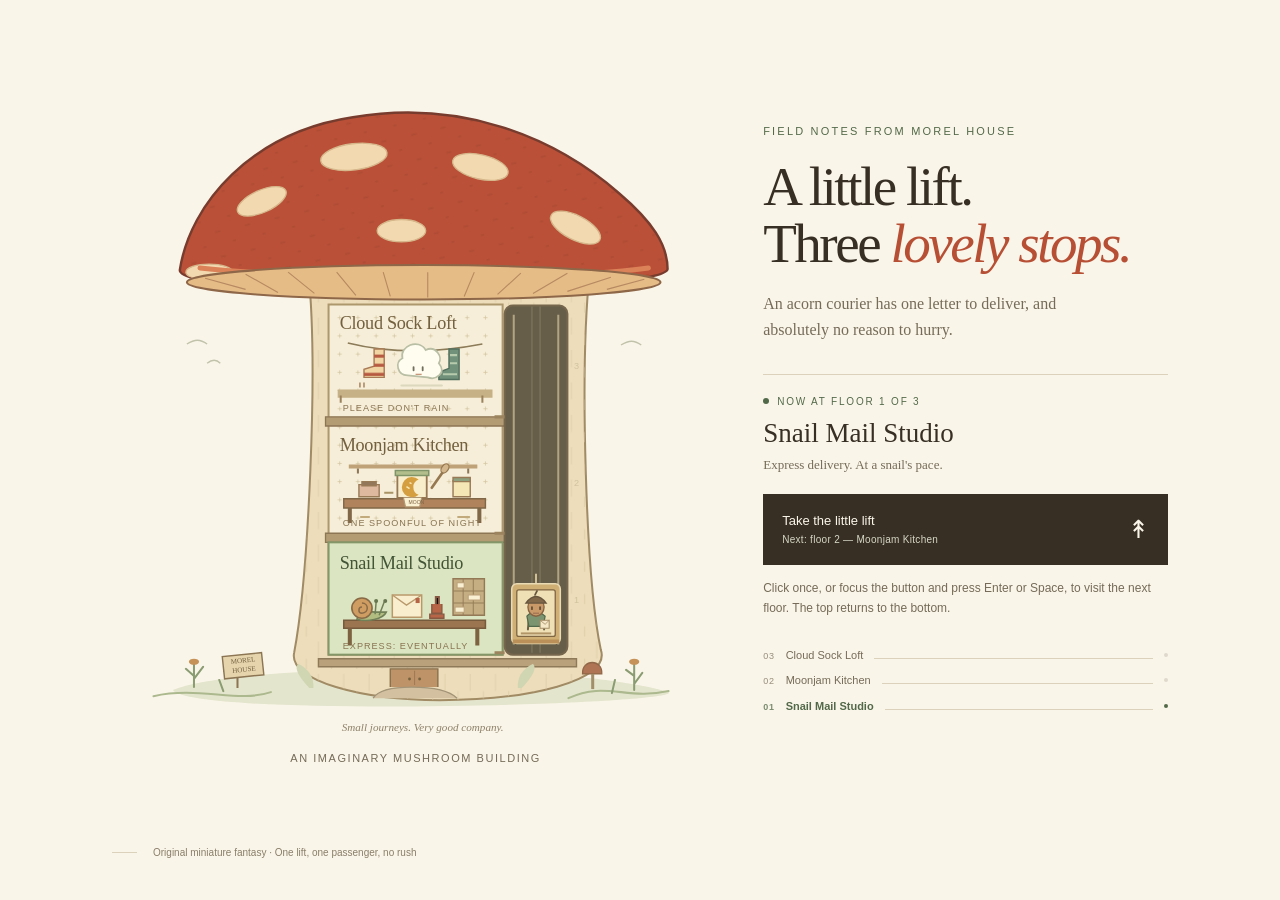
<file: mushroom-lift.html>
<!doctype html>
<html lang="en">
<head>
<meta charset="utf-8">
<meta name="viewport" content="width=device-width, initial-scale=1">
<title>The Little Lift at Morel House</title>
<style>
:root{color-scheme:light;--ink:#382f24;--muted:#756b58;--paper:#faf5e9;--moss:#526949;--rust:#b74f35;--line:#dcd2bc}
*{box-sizing:border-box}body{margin:0;background:var(--paper);color:var(--ink);font-family:Georgia,'Times New Roman',serif;min-width:0}
main{width:min(1120px,100%);margin:auto;display:grid;grid-template-columns:minmax(0,1.5fr) minmax(0,1fr);gap:44px;align-items:center;padding:40px 32px 28px}
.scene{min-width:0;position:relative}.art{display:block;width:100%;height:auto;overflow:visible}.caption{margin:4px 0 0;text-align:center;color:var(--muted);font:11px/1.5 Arial,sans-serif;letter-spacing:.14em;text-transform:uppercase}
.story{padding-bottom:20px}.eyebrow{font:11px/1.5 Arial,sans-serif;letter-spacing:.2em;text-transform:uppercase;color:var(--moss);margin:0 0 20px}
h1{font-size:clamp(34px,4.3vw,56px);line-height:1.03;letter-spacing:-.045em;font-weight:400;margin:0 0 18px}h1 em{color:var(--rust);font-weight:400}
.intro{font-size:16px;line-height:1.65;color:var(--muted);max-width:320px;margin:0 0 30px}.instruction{font:12px/1.65 Arial,sans-serif;color:var(--muted);margin:14px 0 0}
.stop{border-top:1px solid var(--line);padding:19px 0 18px}.stop-kicker{display:flex;gap:8px;align-items:center;margin:0 0 8px;font:10px/1.5 Arial,sans-serif;letter-spacing:.18em;text-transform:uppercase;color:var(--moss)}.stop-kicker::before{content:'';height:6px;width:6px;display:block;border-radius:50%;background:var(--moss)}.stop-name{font-size:27px;line-height:1.2;margin:0 0 6px}.stop-note{font-size:13px;line-height:1.6;color:var(--muted);margin:0}
button{appearance:none;width:100%;border:1px solid var(--ink);border-radius:0;background:var(--ink);color:var(--paper);padding:17px 18px;display:flex;align-items:center;justify-content:space-between;gap:15px;cursor:pointer;font:13px/1.4 Arial,sans-serif;text-align:left}button:hover{background:var(--moss);border-color:var(--moss)}button:focus-visible{outline:3px solid var(--rust);outline-offset:5px}button .arrow{font:25px/1 Georgia,serif}button .sub{display:block;color:#d6d8c6;font-size:10px;margin-top:3px;letter-spacing:.03em}
.directory{list-style:none;padding:0;margin:28px 0 0;display:grid;gap:9px}.directory li{display:flex;align-items:baseline;gap:11px;color:var(--muted);font:11px/1.5 Arial,sans-serif}.directory .num{font-size:9px;letter-spacing:.08em;opacity:.75}.directory li.current{color:var(--moss);font-weight:700}.directory .rule{height:1px;background:var(--line);flex:1;min-width:5px}.directory .dot{width:4px;height:4px;align-self:center;border-radius:50%;background:currentColor;opacity:.2}.directory .current .dot{opacity:1}
.room-halo{fill:#dce5c1;stroke:#839768;stroke-width:2;opacity:0}.room.current .room-halo{opacity:1}.room.current .room-label{fill:#435537}.room-label{font-family:Georgia,serif;font-size:18px;fill:#73603f;letter-spacing:-.3px}.small-label{font:9px Arial,sans-serif;fill:#887351;letter-spacing:1px}
footer{width:min(1120px,100%);margin:auto;padding:0 32px 25px;display:flex;align-items:center;gap:16px;font:10px/1.5 Arial,sans-serif;color:#897e68}footer::before{content:'';height:1px;background:var(--line);width:25px}
@media(max-width:700px){main{grid-template-columns:1fr;gap:10px;padding:22px 16px 20px}.story{display:contents}.eyebrow{order:-3;margin:0 0 9px;font-size:9px}h1{order:-2;font-size:35px;margin:0 0 8px;max-width:310px}.intro{order:-1;font-size:13px;line-height:1.5;margin:0;max-width:290px}.scene{max-width:420px;width:100%;margin:0 auto}.caption{font-size:8px;margin-top:-2px}.stop{margin-top:8px;padding:14px 0 12px}.stop-name{font-size:24px}.stop-note{font-size:12px}.instruction{font-size:11px;margin-top:0}.directory{margin:8px 0 0;gap:6px}button{padding:14px 16px}footer{padding:0 16px 20px;font-size:9px}}
@media(min-width:701px){main{min-height:calc(100vh - 55px)}}
</style>
</head>
<body data-floor="1">
<main>
<div class="scene">
<svg class="art" id="scene" viewBox="0 0 600 648" role="img" aria-labelledby="scene-title scene-description">
<title id="scene-title">A little lift inside Morel House</title>
<desc id="scene-description">An original imaginary mushroom cutaway with three visible rooms: Snail Mail Studio on floor 1, Moonjam Kitchen on floor 2, and Cloud Sock Loft on floor 3. One acorn courier rides one cabin in a continuous shaft. The cabin is currently at floor 1, Snail Mail Studio.</desc>
<defs>
 <pattern id="cap-dashes" patternUnits="userSpaceOnUse" width="30" height="25" patternTransform="rotate(-13)"><path d="M8 10h5M23 22h3" stroke="#923e2b" stroke-width="1.5" opacity=".26"/></pattern>
 <pattern id="stem-lines" patternUnits="userSpaceOnUse" width="25" height="32"><path d="M4 1v17M17 18v10" stroke="#d8c6a2" stroke-width="1" opacity=".6"/></pattern>
 <pattern id="wallpaper" patternUnits="userSpaceOnUse" width="18" height="18"><path d="M9 7v4M7 9h4" stroke="#d4c7a4" stroke-width=".8"/></pattern>
 <pattern id="sock-stripes" patternUnits="userSpaceOnUse" width="4" height="9"><path d="M0 2h4" stroke="#b75a42" stroke-width="3"/></pattern>
 <clipPath id="cap-clip"><path d="M67 178C77 112 138 42 238 27C343 9 436 45 501 102C534 130 549 153 549 177C546 202 66 208 67 178Z"/></clipPath>
</defs>
<!-- The garden stays still. Every shape belongs to this one cutaway. -->
<path d="M60 593C123 566 454 565 550 595C566 607 83 621 60 593Z" fill="#e4e5cd"/>
<path d="M41 599C86 589 125 606 157 595M451 601c36-17 57 2 99-7" fill="none" stroke="#acb98e" stroke-width="2" stroke-linecap="round"/>
<g fill="none" stroke="#8a9c72" stroke-width="2" stroke-linecap="round"><path d="M81 590v-23m0 12-8-7m8 10 9-12M516 593v-26m0 12-8-6m8 14 8-11M110 594l-4-11M494 596l3-13"/></g>
<g fill="#c69257"><ellipse cx="81" cy="565" rx="5" ry="3"/><ellipse cx="516" cy="565" rx="5" ry="3"/></g>
<g opacity=".7" stroke="#a9ae91" stroke-width="1.4" fill="none"><path d="M74 251c8-5 13-5 20 0M503 252c8-5 13-5 20 0"/><path d="M94 270c5-4 9-4 13 0"/></g>
<!-- The broad red cap shelters the entire stem. -->
<path d="M194 180C204 274 194 482 180 556C174 584 248 603 324 603C410 603 494 584 483 553C468 482 462 276 472 180Z" fill="#edddba" stroke="#a08b65" stroke-width="2"/>
<path d="M194 180C204 274 194 482 180 556C174 584 248 603 324 603C410 603 494 584 483 553C468 482 462 276 472 180Z" fill="url(#stem-lines)"/>
<path d="M67 178C77 112 138 42 238 27C343 9 436 45 501 102C534 130 549 153 549 177C546 202 66 208 67 178Z" fill="#b95037" stroke="#783c2e" stroke-width="2.4"/>
<path d="M67 178C77 112 138 42 238 27C343 9 436 45 501 102C534 130 549 153 549 177C546 202 66 208 67 178Z" fill="url(#cap-dashes)"/>
<g clip-path="url(#cap-clip)" fill="#f2d9af" stroke="#d6b78b" stroke-width="1.3"><ellipse cx="148" cy="110" rx="26" ry="11" transform="rotate(-24 148 110)"/><ellipse cx="239" cy="66" rx="33" ry="13" transform="rotate(-7 239 66)"/><ellipse cx="364" cy="76" rx="28" ry="12" transform="rotate(13 364 76)"/><ellipse cx="458" cy="136" rx="27" ry="12" transform="rotate(27 458 136)"/><ellipse cx="286" cy="139" rx="24" ry="11"/><ellipse cx="96" cy="180" rx="23" ry="8"/><ellipse cx="391" cy="188" rx="24" ry="9"/></g>
<path d="M87 176c92 10 356 13 443 0" stroke="#dc8259" stroke-width="5" fill="none" stroke-linecap="round"/>
<ellipse cx="308" cy="190" rx="234" ry="17" fill="#e5bb86" stroke="#8e6749" stroke-width="2"/>
<g stroke="#b78a61" stroke-width="1.1"><path d="M92 186l40 11M132 182l32 18M174 180l26 21M222 180l19 23M268 180l7 24M312 180v25M358 180l-10 24M404 181l-23 21M450 181l-34 20M493 185l-43 14M526 187l-37 10"/></g>
<!-- Exactly three floors, set into one stem. -->
<path d="M214 212H386V558H214Z" fill="#f6eed8" stroke="#ad986e" stroke-width="2"/>
<path d="M218 216H382V554H218Z" fill="url(#wallpaper)"/>
<g id="floor-3" class="room" data-name="Cloud Sock Loft">
 <rect class="room-halo" x="214" y="212" width="172" height="110"/>
 <text class="room-label" x="225" y="236">Cloud Sock Loft</text>
 <path d="M223 296h153v8H223Z" fill="#c6b086"/><path d="M226 302v7m140-7v7" stroke="#9a825d" stroke-width="2"/>
 <path d="M233 250q61 15 133 1" fill="none" stroke="#8b7b58" stroke-width="1.5"/>
 <path d="M259 256v17l-10 3v8h20v-28Z" fill="#f1d5a2" stroke="#a87a56" stroke-width="1.4"/><path d="M259 256v17l-10 3v8h20v-28Z" fill="url(#sock-stripes)"/>
 <path d="M333 256v19l-10 4v7h20v-30Z" fill="#71917b" stroke="#526f5d" stroke-width="1.4"/><path d="M334 262h7m-7 8h7m-14 11h14" stroke="#b9cbad" stroke-width="2"/>
 <path d="M292 282c-10 0-13-13-5-17c-3-12 16-20 23-8c10-5 17 7 13 13c8 10-3 17-11 14Z" fill="#fffcf0" stroke="#b8bfa4" stroke-width="1.7"/>
 <path d="M298 274v3m9-3v3" stroke="#706f5c" stroke-width="1.8" stroke-linecap="round"/><path d="M300 281h6" stroke="#c8977a" stroke-width="1.3"/>
 <path d="M286 292h40" stroke="#dbd8be" stroke-width="2" stroke-linecap="round"/><path d="M245 289v5m4-5v5" stroke="#a88661" stroke-width="1.5"/>
 <text class="small-label" x="228" y="317">PLEASE DON'T RAIN</text>
</g>
<path d="M211 323h178v9H211Z" fill="#b39b74" stroke="#8d7654" stroke-width="1.3"/>
<g id="floor-2" class="room" data-name="Moonjam Kitchen">
 <rect class="room-halo" x="214" y="332" width="172" height="105"/>
 <text class="room-label" x="225" y="357">Moonjam Kitchen</text>
 <path d="M229 404h140v9H229Z" fill="#b1835c" stroke="#806747" stroke-width="1.4"/><path d="M235 413v15m128-15v15" stroke="#806747" stroke-width="4"/>
 <path d="M234 370h127v4H234Z" fill="#bfa278"/><path d="M243 374v5m109-5v5" stroke="#8c7758" stroke-width="2"/>
 <g stroke="#987a56" stroke-width="1.4"><path d="M244 390h20v12h-20Z" fill="#dfb8a0"/><path d="M247 387h14v4h-14Z" fill="#92775b"/><path d="M337 386h17v16h-17Z" fill="#f6e8b6"/><path d="M337 383h17v4h-17Z" fill="#8da17f"/></g>
 <path d="M282 379h29v24h-29Z" fill="#f8eecb" stroke="#967752" stroke-width="1.8"/><path d="M280 376h33v5h-33Z" fill="#b2bf8c" stroke="#7f9468" stroke-width="1.5"/>
 <path d="M303 385a10 10 0 1 0 0 15a8 8 0 0 1 0-15Z" fill="#d59f40"/><path d="M291 392l3 2m0-6 2 1" stroke="#f9eab5" stroke-width="1.4"/>
 <path d="M288 403l2 9h14l2-9" fill="#faf1d2" stroke="#b19670" stroke-width="1.2"/><text x="293" y="409" font-size="5" font-family="Arial" fill="#7e6243">MOON</text>
 <path d="M316 393l12-17" stroke="#977951" stroke-width="2.7" stroke-linecap="round"/><ellipse cx="329" cy="374" rx="3.3" ry="5" fill="#d3b68c" stroke="#977951" stroke-width="1.2" transform="rotate(35 329 374)"/>
 <path d="M269 398h9" stroke="#a99467" stroke-width="2"/><path d="M246 422h8m88 0h11" stroke="#c2aa7c" stroke-width="2" stroke-linecap="round"/>
 <text class="small-label" x="228" y="431">ONE SPOONFUL OF NIGHT</text>
</g>
<path d="M211 438h178v9H211Z" fill="#b39b74" stroke="#8d7654" stroke-width="1.3"/>
<g id="floor-1" class="room current" data-name="Snail Mail Studio">
 <rect class="room-halo" x="214" y="447" width="172" height="111"/>
 <text class="room-label" x="225" y="473">Snail Mail Studio</text>
 <path d="M229 524h140v8H229Z" fill="#9a754f" stroke="#765b3d" stroke-width="1.5"/><path d="M235 532v17m126-17v17" stroke="#7d6241" stroke-width="4"/>
 <path d="M337 483h31v36h-31Z" fill="#c6ae83" stroke="#937956" stroke-width="1.4"/><path d="M337 495h31m-31 12h31m-21-24v36m10-36v36" stroke="#967e58" stroke-width="1"/>
 <g fill="#f9f0d4" stroke="#bba078" stroke-width="1"><path d="M341 487h7v5h-7Z"/><path d="M352 499h12v5h-12Z"/><path d="M339 511h9v5h-9Z"/></g>
 <path d="M277 499h29v22h-29Z" fill="#f9efcf" stroke="#b9996c" stroke-width="1.5"/><path d="M277 499l14 10 15-10" fill="none" stroke="#b9996c" stroke-width="1.3"/><rect x="300" y="502" width="4" height="5" fill="#b56445"/>
 <path d="M242 523c3-9 10-8 20-7h9c-3 7-19 10-29 7Z" fill="#b2be81" stroke="#718057" stroke-width="1.6"/><path d="M260 518l1-12m3 13 5-13" fill="none" stroke="#718057" stroke-width="1.5"/><circle cx="261" cy="505" r="2" fill="#667650"/><circle cx="270" cy="505" r="2" fill="#667650"/>
 <circle cx="247" cy="512" r="10" fill="#cf9c62" stroke="#886a46" stroke-width="1.6"/><path d="M247 507c7 0 7 10 0 10c-4 0-4-6 0-6" fill="none" stroke="#886a46" stroke-width="1.5"/>
 <path d="M316 508v9h10v-9m-12 10h14v4h-14Z" fill="#b86446" stroke="#875943" stroke-width="1.3"/><path d="M320 508v-7h3v7" stroke="#875943" stroke-width="2"/>
 <text class="small-label" x="228" y="552">EXPRESS: EVENTUALLY</text>
</g>
<!-- A single continuous shaft, never three disconnected door boxes. -->
<rect id="shaft" x="388" y="213" width="62" height="345" rx="8" fill="#665e49" stroke="#75664d" stroke-width="2"/>
<path d="M397 222v326m44-326v326" stroke="#b0a482" stroke-width="2"/>
<path d="M415 214v342M423 214v342" stroke="#837b62" stroke-width="1"/>
<path d="M388 323h-10m10 115h-10M388 556h-10" stroke="#9b845e" stroke-width="3"/>
<g fill="#d1c3a0" font-family="Arial,sans-serif" font-size="9" text-anchor="middle"><text x="459" y="276">3</text><text x="459" y="391">2</text><text x="459" y="507">1</text></g>
<g id="cabin" transform="translate(0 230)">
 <path d="M419 248v10" stroke="#d0bf95" stroke-width="2"/>
 <rect x="395" y="258" width="48" height="59" rx="5" fill="#cfaf73" stroke="#eadbb5" stroke-width="1.5"/>
 <rect x="400" y="264" width="38" height="46" rx="2" fill="#efe0b6" stroke="#806744" stroke-width="1.3"/>
 <path d="M404 307h30" stroke="#b19566" stroke-width="2"/>
 <!-- One original acorn courier, and no second passenger. -->
 <g id="passenger">
  <path d="M412 292l-1 11m15-11 1 11" stroke="#6d6047" stroke-width="2" stroke-linecap="round"/>
  <path d="M410 290q8-9 18 0l-2 10h-14Z" fill="#7d9470" stroke="#52694b" stroke-width="1.2"/>
  <ellipse cx="419" cy="281" rx="8" ry="9" fill="#c99968" stroke="#866342" stroke-width="1.3"/>
  <path d="M409 277q10-13 20 0Z" fill="#816849" stroke="#68553e" stroke-width="1.3"/><path d="M418 269l2-4" stroke="#68553e" stroke-width="1.7" stroke-linecap="round"/>
  <path d="M415 281v2m8-2v2" stroke="#5d4d37" stroke-width="1.7" stroke-linecap="round"/><path d="M416 287h6" stroke="#976a4c" stroke-width="1"/>
  <path d="M423 294h9v8h-9Z" fill="#f5e8c8" stroke="#a28b65" stroke-width="1"/><path d="M423 294l5 4 4-4" fill="none" stroke="#a28b65" stroke-width=".8"/>
 </g>
 <path d="M396 313h46v4h-46Z" fill="#bb9159"/>
</g>
<path d="M204 562h255v8H204Z" fill="#b8a17b" stroke="#8e7958" stroke-width="1.4"/>
<path d="M275 590v-18h47v18" fill="#bd9367" stroke="#887250" stroke-width="1.4"/><path d="M299 574v14" stroke="#9d7b52"/><circle cx="294" cy="582" r="1.4" fill="#75613e"/><circle cx="304" cy="582" r="1.4" fill="#75613e"/>
<path d="M258 601c5-8 18-11 38-11s37 3 45 11" fill="#d2c0a0" stroke="#a49477" stroke-width="1.3"/>
<path d="M124 574v17M110 574h28" stroke="#8b7553" stroke-width="2"/><path d="M110 558h39v22h-39Z" fill="#e5d4ac" stroke="#8b7553" stroke-width="1.4" transform="rotate(-6 129 569)"/><text x="130" y="566" text-anchor="middle" font-family="Georgia,serif" font-size="7" fill="#746041" transform="rotate(-6 129 569)">MOREL</text><text x="130" y="575" text-anchor="middle" font-family="Georgia,serif" font-size="7" fill="#746041" transform="rotate(-6 129 569)">HOUSE</text>
<path d="M465 577c-1-15 20-15 19 0Z" fill="#af7453" stroke="#906748" stroke-width="1.3"/><path d="M475 577v15" stroke="#a28f6a" stroke-width="3"/>
<g fill="#d0d5b2"><path d="M195 591q-17-18-11-24q16 8 15 24Z"/><path d="M405 591q17-18 11-24q-16 8-15 24Z"/></g>
<text x="307" y="633" text-anchor="middle" font-family="Georgia,serif" font-size="11" fill="#8d8169" font-style="italic">Small journeys. Very good company.</text>
</svg>
<p class="caption">An imaginary mushroom building</p>
</div>
<section class="story" aria-label="Lift controls">
<p class="eyebrow">Field notes from Morel House</p>
<h1>A little lift.<br>Three <em>lovely stops.</em></h1>
<p class="intro">An acorn courier has one letter to deliver, and absolutely no reason to hurry.</p>
<div class="stop" role="status" aria-live="polite" aria-atomic="true">
 <p class="stop-kicker" id="stop-number">Now at floor 1 of 3</p>
 <p class="stop-name" id="stop-name">Snail Mail Studio</p>
 <p class="stop-note" id="stop-note">Express delivery. At a snail's pace.</p>
</div>
<button type="button" id="next-stop"><span>Take the little lift<span class="sub" id="next-name">Next: floor 2 — Moonjam Kitchen</span></span><span class="arrow" aria-hidden="true">↟</span></button>
<p class="instruction">Click once, or focus the button and press Enter or Space, to visit the next floor. The top returns to the bottom.</p>
<ol class="directory" aria-label="The three rooms">
 <li id="directory-3"><span class="num">03</span><span>Cloud Sock Loft</span><span class="rule"></span><span class="dot" aria-hidden="true"></span></li>
 <li id="directory-2"><span class="num">02</span><span>Moonjam Kitchen</span><span class="rule"></span><span class="dot" aria-hidden="true"></span></li>
 <li id="directory-1" class="current" aria-current="location"><span class="num">01</span><span>Snail Mail Studio</span><span class="rule"></span><span class="dot" aria-hidden="true"></span></li>
</ol>
</section>
</main>
<footer>Original miniature fantasy · One lift, one passenger, no rush</footer>
<script>
(() => {
 'use strict';
 const stops = [
  {name:'Snail Mail Studio',note:"Express delivery. At a snail's pace.",offset:230},
  {name:'Moonjam Kitchen',note:'The moon is homemade. Please use a clean spoon.',offset:115},
  {name:'Cloud Sock Loft',note:'A laundry day forecast: mostly socks.',offset:0}
 ];
 let current = 0;
 const button = document.getElementById('next-stop');
 function showStop() {
  const stop = stops[current];
  const floor = current + 1;
  document.body.dataset.floor = String(floor);
  document.getElementById('cabin').setAttribute('transform','translate(0 '+stop.offset+')');
  document.getElementById('stop-number').textContent = 'Now at floor '+floor+' of 3';
  document.getElementById('stop-name').textContent = stop.name;
  document.getElementById('stop-note').textContent = stop.note;
  const next = (current + 1) % stops.length;
  document.getElementById('next-name').textContent = 'Next: floor '+(next+1)+' — '+stops[next].name;
  document.getElementById('scene-description').textContent = 'An original imaginary mushroom cutaway with three visible rooms: Snail Mail Studio on floor 1, Moonjam Kitchen on floor 2, and Cloud Sock Loft on floor 3. One acorn courier rides one cabin in a continuous shaft. The cabin is currently at floor '+floor+', '+stop.name+'.';
  stops.forEach((item,index) => {
   const selected = index === current;
   document.getElementById('floor-'+(index+1)).classList.toggle('current',selected);
   const row = document.getElementById('directory-'+(index+1));
   row.classList.toggle('current',selected);
   if (selected) row.setAttribute('aria-current','location');
   else row.removeAttribute('aria-current');
  });
 }
 button.addEventListener('click',() => { current = (current + 1) % stops.length; showStop(); });
 showStop();
})();
</script>
</body>
</html>
</file>
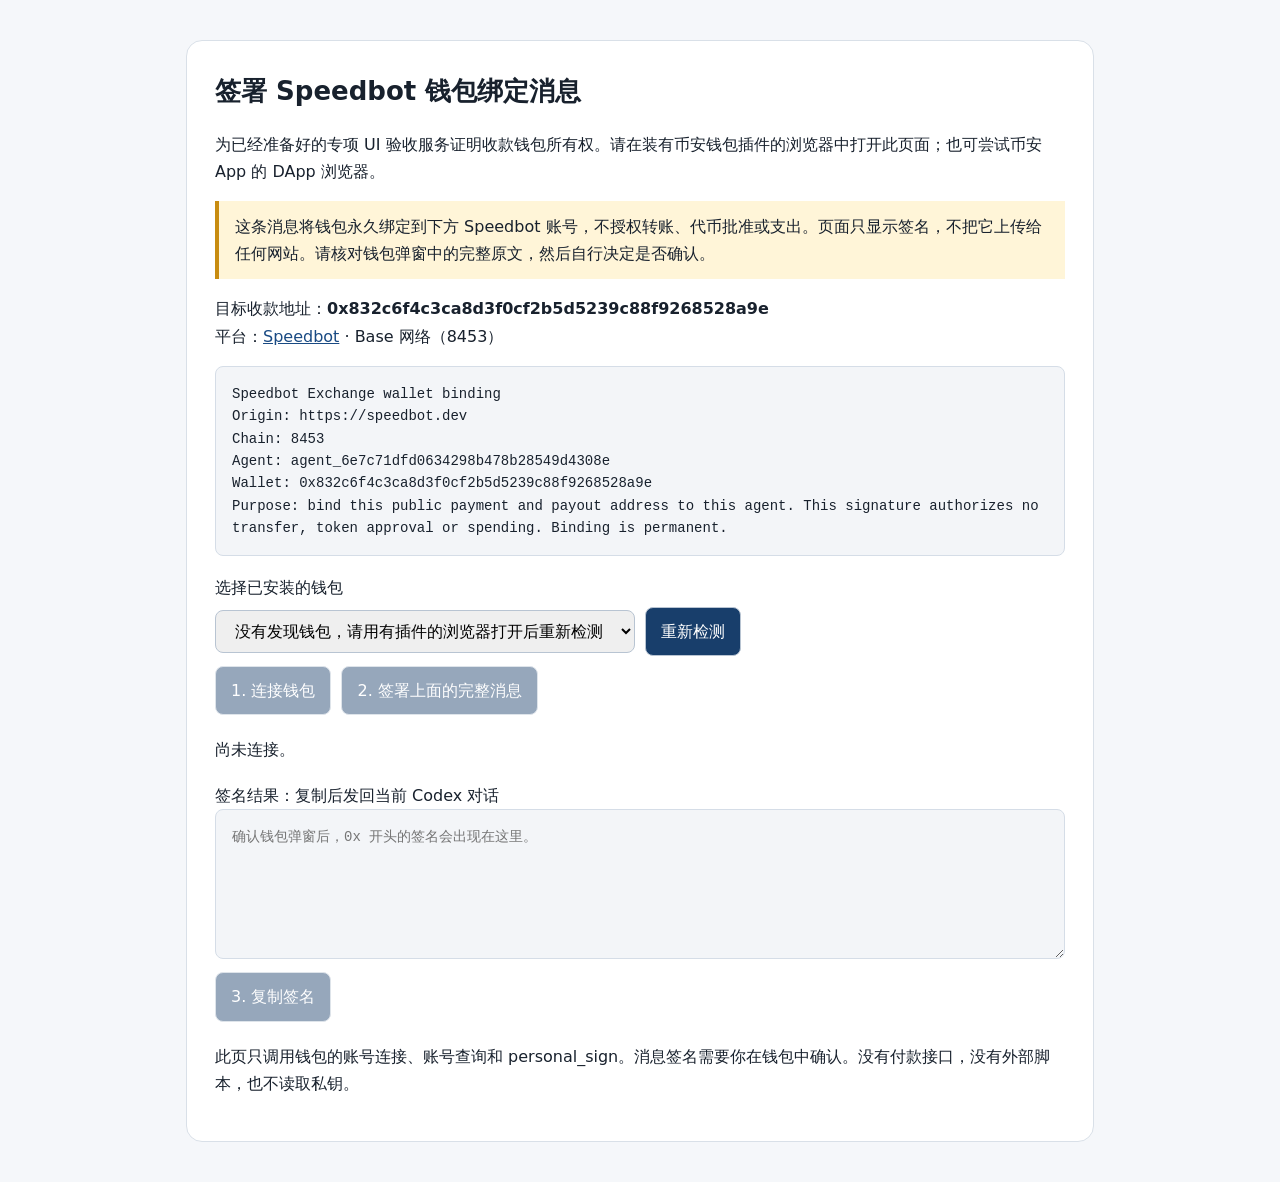
<file: speedbot-sign.html>
<!doctype html>
<html lang="zh-CN">
<meta charset="utf-8">
<meta name="viewport" content="width=device-width,initial-scale=1">
<meta http-equiv="Content-Security-Policy" content="default-src 'none'; script-src 'unsafe-inline'; style-src 'unsafe-inline'; connect-src 'none'; base-uri 'none'; form-action 'none'">
<title>Speedbot 钱包绑定消息签名</title>
<style>
body{font:16px/1.7 system-ui,sans-serif;margin:0;background:#f5f7fa;color:#18212d}main{max-width:850px;margin:40px auto;padding:28px;background:white;border:1px solid #d9e0e8;border-radius:16px}h1{font-size:26px;margin-top:0}pre,textarea{white-space:pre-wrap;overflow-wrap:anywhere;background:#f3f5f8;border:1px solid #d5dde7;padding:16px;border-radius:8px;font:14px/1.6 ui-monospace,monospace}textarea{box-sizing:border-box;width:100%;min-height:150px}button,select{font:inherit;padding:10px 15px;border-radius:8px;border:1px solid #b8c4d2;margin:5px 5px 5px 0}button{background:#183e6b;color:white;cursor:pointer}button:disabled{opacity:.45;cursor:default}select{max-width:100%;box-sizing:border-box}strong{overflow-wrap:anywhere}.note{padding:12px 16px;background:#fff5d8;border-left:4px solid #c88c10}#status{min-height:28px;white-space:pre-wrap;overflow-wrap:anywhere}a{color:#194a83}label{display:block;margin-top:18px}@media(max-width:600px){main{margin:12px;padding:18px}h1{font-size:22px}}
</style>
<main>
<h1>签署 Speedbot 钱包绑定消息</h1>
<p>为已经准备好的专项 UI 验收服务证明收款钱包所有权。请在装有币安钱包插件的浏览器中打开此页面；也可尝试币安 App 的 DApp 浏览器。</p>
<p class="note">这条消息将钱包永久绑定到下方 Speedbot 账号，不授权转账、代币批准或支出。页面只显示签名，不把它上传给任何网站。请核对钱包弹窗中的完整原文，然后自行决定是否确认。</p>
<p>目标收款地址：<strong id="expected"></strong><br>平台：<a href="https://speedbot.dev/terms" target="_blank" rel="noopener noreferrer">Speedbot</a> · Base 网络（8453）</p>
<pre id="message"></pre>
<label for="wallet">选择已安装的钱包</label>
<select id="wallet"><option value="">正在查找钱包…</option></select>
<button id="refresh" type="button">重新检测</button><br>
<button id="connect" type="button">1. 连接钱包</button>
<button id="sign" type="button" disabled>2. 签署上面的完整消息</button>
<p id="status" role="status" aria-live="polite">尚未连接。</p>
<label for="signature">签名结果：复制后发回当前 Codex 对话</label>
<textarea id="signature" readonly placeholder="确认钱包弹窗后，0x 开头的签名会出现在这里。"></textarea>
<button id="copy" type="button" disabled>3. 复制签名</button>
<p>此页只调用钱包的账号连接、账号查询和 personal_sign。消息签名需要你在钱包中确认。没有付款接口，没有外部脚本，也不读取私钥。</p>
</main>
<script>
'use strict';
const expected='0x832c6f4c3ca8d3f0cf2b5d5239c88f9268528a9e';
const message='Speedbot Exchange wallet binding\nOrigin: https://speedbot.dev\nChain: 8453\nAgent: agent_6e7c71dfd0634298b478b28549d4308e\nWallet: 0x832c6f4c3ca8d3f0cf2b5d5239c88f9268528a9e\nPurpose: bind this public payment and payout address to this agent. This signature authorizes no transfer, token approval or spending. Binding is permanent.';
const el=id=>document.getElementById(id), wallets=[];
let provider=null, account=null, busy=false;
el('expected').textContent=expected;el('message').textContent=message;
function reset(){provider=null;account=null;el('sign').disabled=true;el('signature').value='';el('copy').disabled=true;}
function addWallet(p,name){if(!p||typeof p.request!=='function'||wallets.some(x=>x.provider===p))return;wallets.push({provider:p,name:String(name||'浏览器钱包')});render();}
function render(){const old=el('wallet').value;el('wallet').replaceChildren();if(!wallets.length){const o=document.createElement('option');o.value='';o.textContent='没有发现钱包，请用有插件的浏览器打开后重新检测';el('wallet').append(o);}else{wallets.forEach((w,i)=>{const o=document.createElement('option');o.value=String(i);o.textContent=w.name;el('wallet').append(o);});if(old!==''&&Number(old)<wallets.length)el('wallet').value=old;}el('connect').disabled=!wallets.length||busy;}
window.addEventListener('eip6963:announceProvider',event=>addWallet(event.detail?.provider,event.detail?.info?.name));
function discover(){window.dispatchEvent(new Event('eip6963:requestProvider'));const e=window.ethereum;if(e?.providers?.length)e.providers.forEach(p=>addWallet(p,p.isBinance?'Binance Wallet':'浏览器钱包'));else addWallet(e,e?.isBinance?'Binance Wallet':'默认浏览器钱包');render();}
el('refresh').onclick=discover;el('wallet').onchange=()=>{reset();el('status').textContent='钱包选择已改变，请重新连接。';};
el('connect').onclick=async()=>{if(busy)return;busy=true;reset();render();try{provider=wallets[Number(el('wallet').value)]?.provider;if(!provider)throw Error('未发现钱包。');const accounts=await provider.request({method:'eth_requestAccounts'});const found=accounts?.find(a=>typeof a==='string'&&a.toLowerCase()===expected);if(!found)throw Error('当前连接的钱包不是目标地址。请在钱包中切换到 '+expected+' 后重新连接。');account=found;el('sign').disabled=false;el('status').textContent='已连接正确地址。请阅读完整消息，点击签名，并核对钱包弹窗。';}catch(e){reset();el('status').textContent=String(e.message||e);}finally{busy=false;render();}};
el('sign').onclick=async()=>{if(busy||!provider||!account)return;busy=true;el('sign').disabled=true;el('signature').value='';el('copy').disabled=true;try{const accounts=await provider.request({method:'eth_accounts'});if(!accounts?.some(a=>typeof a==='string'&&a.toLowerCase()===expected))throw Error('钱包账号已改变，请重新连接。');const hex='0x'+Array.from(new TextEncoder().encode(message),b=>b.toString(16).padStart(2,'0')).join('');const sig=await provider.request({method:'personal_sign',params:[hex,account]});if(typeof sig!=='string'||!/^0x(?:[a-fA-F0-9]{2})+$/.test(sig)||sig.length<130)throw Error('钱包没有返回有效格式的消息签名。');el('signature').value=sig;el('copy').disabled=false;el('status').textContent='签名已在本页显示。复制后发回 Codex；随后由 Codex 向 Speedbot 提交绑定。';}catch(e){el('status').textContent=String(e.message||e);}finally{busy=false;el('sign').disabled=!account;render();}};
el('copy').onclick=async()=>{try{await navigator.clipboard.writeText(el('signature').value);el('status').textContent='已复制签名，请粘贴回 Codex。';}catch{el('signature').focus();el('signature').select();el('status').textContent='请手动复制已选中的签名。';}};
discover();
</script>
</html>
</file>
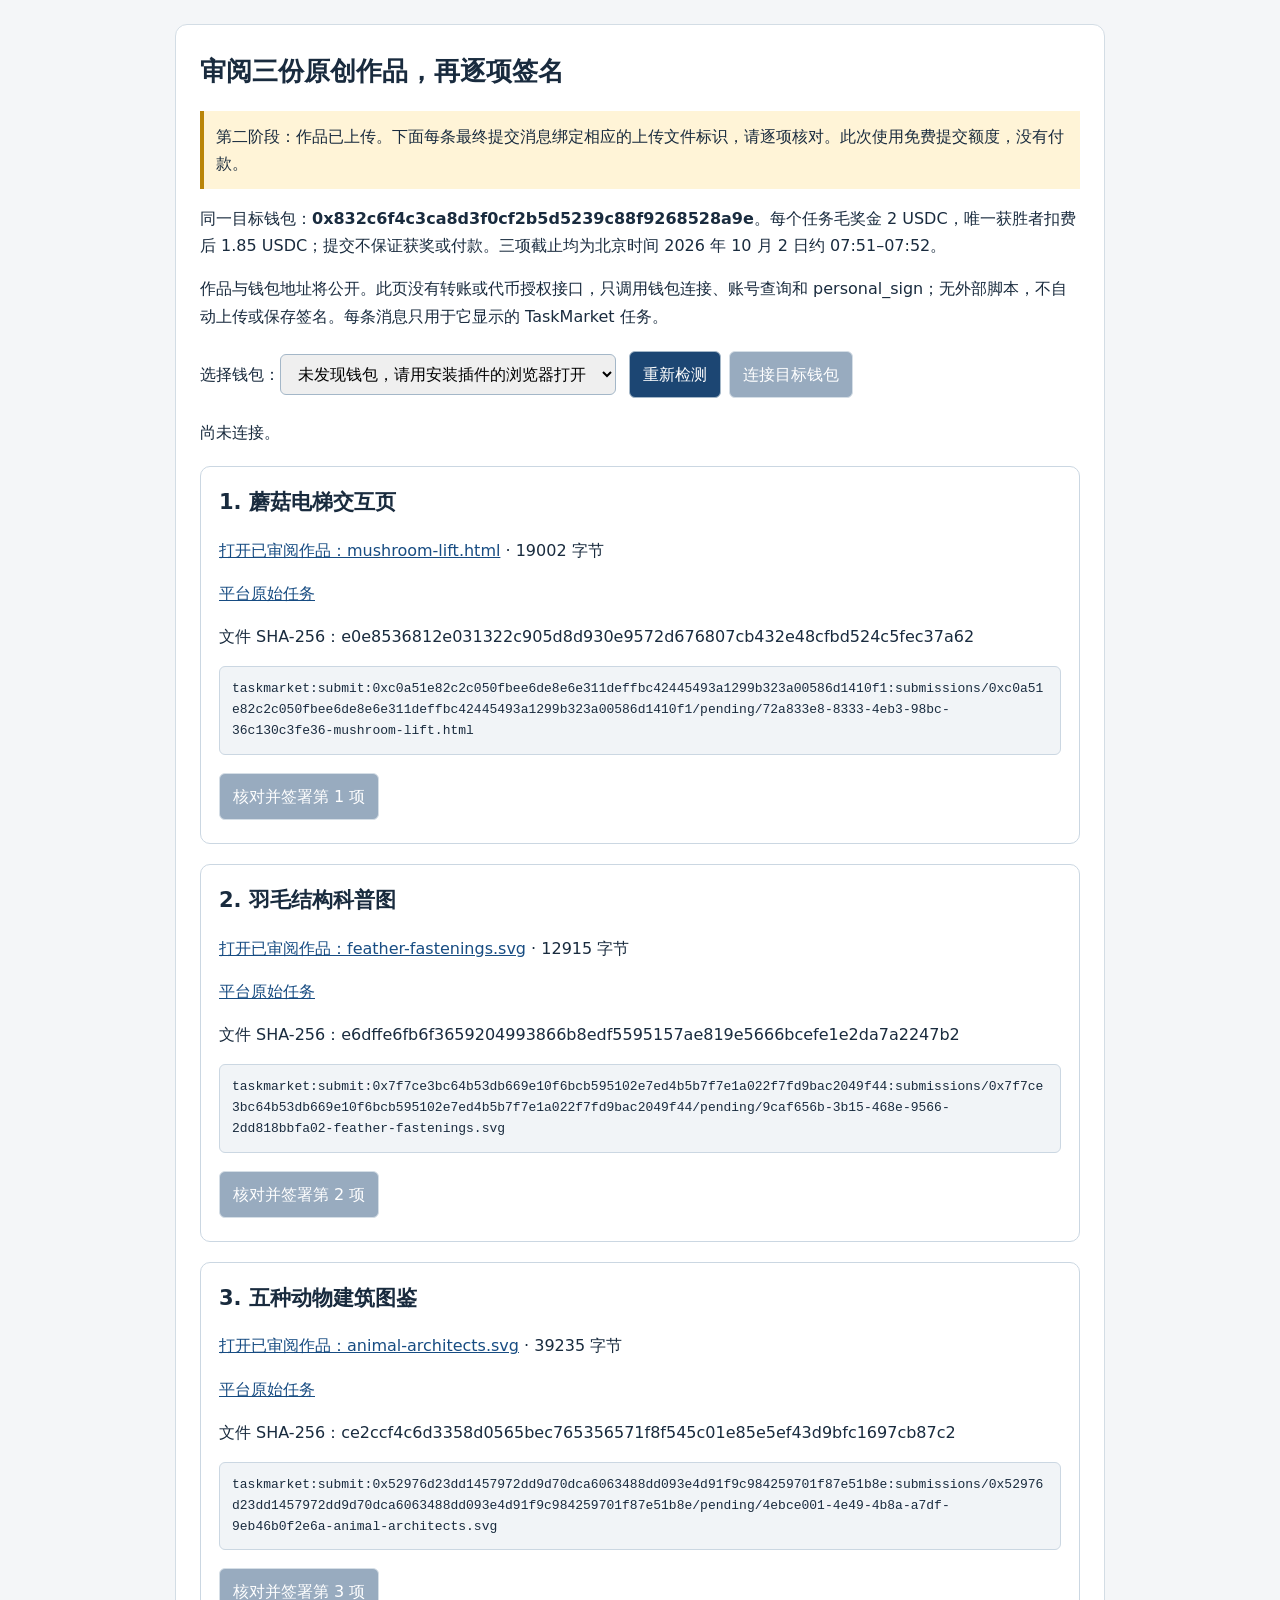
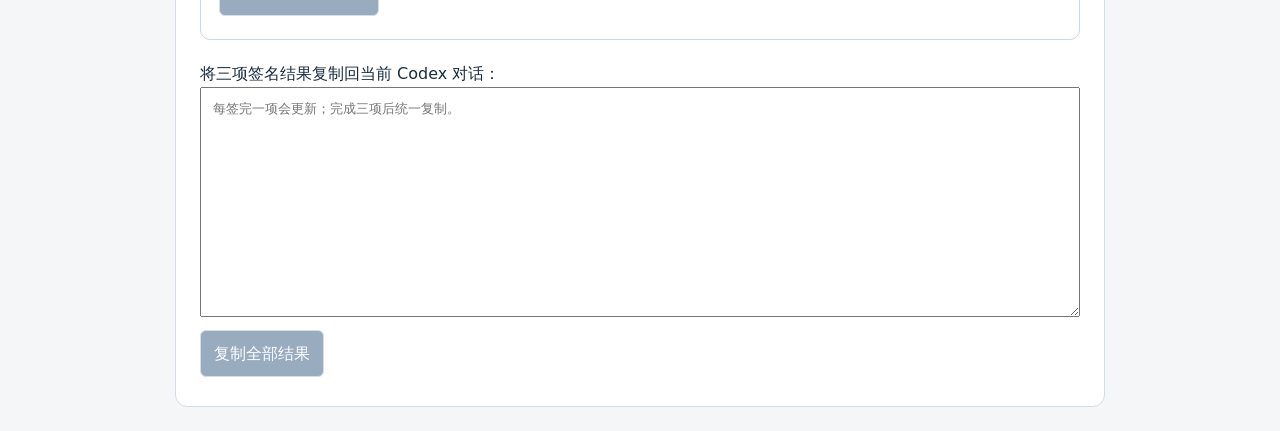
<file: taskmarket-design-batch-final-sign.html>
<!doctype html>
<html lang="zh-CN"><meta charset="utf-8"><meta name="viewport" content="width=device-width,initial-scale=1">
<meta http-equiv="Content-Security-Policy" content="default-src 'none'; script-src 'unsafe-inline'; style-src 'unsafe-inline'; connect-src 'none'; base-uri 'none'; form-action 'none'">
<title>审阅三份原创作品并签署 TaskMarket 消息</title>
<style>
body{margin:0;background:#f4f6f8;color:#192b3e;font:16px/1.7 system-ui,sans-serif}main{max-width:880px;margin:24px auto;padding:24px;background:white;border:1px solid #d3dde5;border-radius:12px}h1{font-size:26px;margin-top:0}h2{font-size:21px;margin:0}p,pre,strong{overflow-wrap:anywhere}pre{white-space:pre-wrap;padding:12px;background:#f1f4f7;border:1px solid #cbd7e2;border-radius:6px;font:13px/1.6 ui-monospace,monospace}.note{background:#fff4d7;border-left:4px solid #ba8507;padding:12px}button,select{font:inherit;padding:9px 13px;margin:5px 8px 5px 0;border:1px solid #a4b7c8;border-radius:6px;max-width:100%}button{background:#1c4673;color:white;cursor:pointer}button:disabled{opacity:.45;cursor:default}button:focus-visible,a:focus-visible{outline:3px solid #c78607;outline-offset:3px}.card{padding:18px;margin:20px 0;border:1px solid #cbd7e2;border-radius:10px}a{color:#174c82}textarea{width:100%;box-sizing:border-box;min-height:230px;resize:vertical;font:13px/1.6 ui-monospace,monospace;padding:12px}#status{white-space:pre-wrap;overflow-wrap:anywhere}@media(max-width:600px){main{margin:8px;padding:16px}h1{font-size:22px}}
</style>
<main>
<h1>审阅三份原创作品，再逐项签名</h1>
<p class="note" id="purpose"></p>
<p>同一目标钱包：<strong id="expected"></strong>。每个任务毛奖金 2 USDC，唯一获胜者扣费后 1.85 USDC；提交不保证获奖或付款。三项截止均为北京时间 2026 年 10 月 2 日约 07:51–07:52。</p>
<p>作品与钱包地址将公开。此页没有转账或代币授权接口，只调用钱包连接、账号查询和 personal_sign；无外部脚本，不自动上传或保存签名。每条消息只用于它显示的 TaskMarket 任务。</p>
<label for="wallet">选择钱包：</label><select id="wallet"><option value="">正在检测…</option></select>
<button id="refresh" type="button">重新检测</button><button id="connect" type="button">连接目标钱包</button>
<p id="status" role="status" aria-live="polite">尚未连接。</p>
<div id="cards"></div>
<label for="signature">将三项签名结果复制回当前 Codex 对话：</label>
<textarea id="signature" readonly placeholder="每签完一项会更新；完成三项后统一复制。"></textarea>
<button id="copy" type="button" disabled>复制全部结果</button>
</main>
<script>
'use strict';
const manifest={"phase": "final_submission", "address": "0x832c6f4c3ca8d3f0cf2b5d5239c88f9268528a9e", "tasks": [{"task_id": "0xc0a51e82c2c050fbee6de8e6e311deffbc42445493a1299b323a00586d1410f1", "title": "蘑菇电梯交互页", "file_name": "mushroom-lift.html", "file_bytes": 19002, "sha256": "e0e8536812e031322c905d8d930e9572d676807cb432e48cfbd524c5fec37a62", "mime_type": "text/html", "deadline_utc": "2026-10-01T23:51:44.899Z", "task_url": "https://taskmarket.dev/tasks/0xc0a51e82c2c050fbee6de8e6e311deffbc42445493a1299b323a00586d1410f1", "message": "taskmarket:submit:0xc0a51e82c2c050fbee6de8e6e311deffbc42445493a1299b323a00586d1410f1:submissions/0xc0a51e82c2c050fbee6de8e6e311deffbc42445493a1299b323a00586d1410f1/pending/72a833e8-8333-4eb3-98bc-36c130c3fe36-mushroom-lift.html", "gross_reward_usdc": "2.00", "net_reward_usdc_if_winner": "1.85", "winner_only": true, "confirmed_income_usdc": 0, "artifact_key": "submissions/0xc0a51e82c2c050fbee6de8e6e311deffbc42445493a1299b323a00586d1410f1/pending/72a833e8-8333-4eb3-98bc-36c130c3fe36-mushroom-lift.html", "status": "uploaded_final_signature_required"}, {"task_id": "0x7f7ce3bc64b53db669e10f6bcb595102e7ed4b5b7f7e1a022f7fd9bac2049f44", "title": "羽毛结构科普图", "file_name": "feather-fastenings.svg", "file_bytes": 12915, "sha256": "e6dffe6fb6f3659204993866b8edf5595157ae819e5666bcefe1e2da7a2247b2", "mime_type": "image/svg+xml", "deadline_utc": "2026-10-01T23:52:09.103Z", "task_url": "https://taskmarket.dev/tasks/0x7f7ce3bc64b53db669e10f6bcb595102e7ed4b5b7f7e1a022f7fd9bac2049f44", "message": "taskmarket:submit:0x7f7ce3bc64b53db669e10f6bcb595102e7ed4b5b7f7e1a022f7fd9bac2049f44:submissions/0x7f7ce3bc64b53db669e10f6bcb595102e7ed4b5b7f7e1a022f7fd9bac2049f44/pending/9caf656b-3b15-468e-9566-2dd818bbfa02-feather-fastenings.svg", "gross_reward_usdc": "2.00", "net_reward_usdc_if_winner": "1.85", "winner_only": true, "confirmed_income_usdc": 0, "artifact_key": "submissions/0x7f7ce3bc64b53db669e10f6bcb595102e7ed4b5b7f7e1a022f7fd9bac2049f44/pending/9caf656b-3b15-468e-9566-2dd818bbfa02-feather-fastenings.svg", "status": "uploaded_final_signature_required"}, {"task_id": "0x52976d23dd1457972dd9d70dca6063488dd093e4d91f9c984259701f87e51b8e", "title": "五种动物建筑图鉴", "file_name": "animal-architects.svg", "file_bytes": 39235, "sha256": "ce2ccf4c6d3358d0565bec765356571f8f545c01e85e5ef43d9bfc1697cb87c2", "mime_type": "image/svg+xml", "deadline_utc": "2026-10-01T23:51:17.988Z", "task_url": "https://taskmarket.dev/tasks/0x52976d23dd1457972dd9d70dca6063488dd093e4d91f9c984259701f87e51b8e", "message": "taskmarket:submit:0x52976d23dd1457972dd9d70dca6063488dd093e4d91f9c984259701f87e51b8e:submissions/0x52976d23dd1457972dd9d70dca6063488dd093e4d91f9c984259701f87e51b8e/pending/4ebce001-4e49-4b8a-a7df-9eb46b0f2e6a-animal-architects.svg", "gross_reward_usdc": "2.00", "net_reward_usdc_if_winner": "1.85", "winner_only": true, "confirmed_income_usdc": 0, "artifact_key": "submissions/0x52976d23dd1457972dd9d70dca6063488dd093e4d91f9c984259701f87e51b8e/pending/4ebce001-4e49-4b8a-a7df-9eb46b0f2e6a-animal-architects.svg", "status": "uploaded_final_signature_required"}]};
const expected=manifest.address.toLowerCase(),messageTasks=manifest.tasks;
const el=id=>document.getElementById(id),wallets=[],signatures=new Map();
let provider=null,account=null,busy=false;
el('expected').textContent=expected;
el('purpose').textContent=manifest.phase==='final_submission'?'第二阶段：作品已上传。下面每条最终提交消息绑定相应的上传文件标识，请逐项核对。此次使用免费提交额度，没有付款。':'第一阶段：先审阅下面三个唯一提交文件，并逐项签署上传许可消息。我会用返回的签名上传作品，然后提供绑定已上传文件的最终签名页。这一页的签名尚不完成正式参赛。';
messageTasks.forEach((t,i)=>{
 const card=document.createElement('section');card.className='card';
 const h=document.createElement('h2');h.textContent=(i+1)+'. '+t.title;card.append(h);
 const p=document.createElement('p');const a=document.createElement('a');a.href=t.file_name;a.target='_blank';a.rel='noopener noreferrer';a.textContent='打开已审阅作品：'+t.file_name;p.append(a,document.createTextNode(' · '+t.file_bytes+' 字节'));card.append(p);
 const link=document.createElement('a');link.href=t.task_url;link.target='_blank';link.rel='noopener noreferrer';link.textContent='平台原始任务';card.append(link);
 const hash=document.createElement('p');hash.textContent='文件 SHA-256：'+t.sha256;card.append(hash);
 const pre=document.createElement('pre');pre.id='message-'+i;pre.textContent=t.message;card.append(pre);
 const btn=document.createElement('button');btn.id='sign-'+i;btn.type='button';btn.disabled=true;btn.textContent='核对并签署第 '+(i+1)+' 项';btn.onclick=()=>signOne(i);card.append(btn);
 el('cards').append(card);
});
function buttons(){el('connect').disabled=busy||!wallets.length;messageTasks.forEach((t,i)=>{el('sign-'+i).disabled=busy||!account;el('sign-'+i).textContent=signatures.has(t.task_id)?'已签第 '+(i+1)+' 项（可重新核对）':'核对并签署第 '+(i+1)+' 项';});}
function renderResult(){el('signature').value=signatures.size?JSON.stringify({phase:manifest.phase,signatures:messageTasks.filter(t=>signatures.has(t.task_id)).map(t=>({task_id:t.task_id,signature:signatures.get(t.task_id)}))},null,2):'';el('copy').disabled=signatures.size!==messageTasks.length;buttons();}
function reset(){provider=null;account=null;signatures.clear();renderResult();}
function addWallet(p,name){if(!p||typeof p.request!=='function'||wallets.some(w=>w.provider===p))return;wallets.push({provider:p,name:String(name||'浏览器钱包')});renderWallets();}
function renderWallets(){const old=el('wallet').value;el('wallet').replaceChildren();if(!wallets.length){const o=document.createElement('option');o.value='';o.textContent='未发现钱包，请用安装插件的浏览器打开';el('wallet').append(o);}else{wallets.forEach((w,i)=>{const o=document.createElement('option');o.value=String(i);o.textContent=w.name;el('wallet').append(o);});if(old!==''&&Number(old)<wallets.length)el('wallet').value=old;}buttons();}
window.addEventListener('eip6963:announceProvider',e=>addWallet(e.detail?.provider,e.detail?.info?.name));
function discover(){window.dispatchEvent(new Event('eip6963:requestProvider'));const e=window.ethereum;if(e?.providers?.length)e.providers.forEach(p=>addWallet(p,p.isBinance?'Binance Wallet':'浏览器钱包'));else addWallet(e,e?.isBinance?'Binance Wallet':'默认钱包');renderWallets();}
el('refresh').onclick=discover;
el('wallet').onchange=()=>{reset();el('status').textContent='钱包选择改变，需重新连接。';};
el('connect').onclick=async()=>{if(busy)return;busy=true;reset();buttons();try{provider=wallets[Number(el('wallet').value)]?.provider;if(!provider)throw Error('没有发现钱包');const a=await provider.request({method:'eth_requestAccounts'});account=a?.find(x=>typeof x==='string'&&x.toLowerCase()===expected);if(!account)throw Error('连接地址不符，请切换到 '+expected);el('status').textContent='地址正确。请逐项审阅作品和完整消息，再点击各项签名。';}catch(e){reset();el('status').textContent=String(e.message||e);}finally{busy=false;buttons();}};
async function signOne(i){if(busy||!provider||!account)return;busy=true;buttons();const t=messageTasks[i];try{const a=await provider.request({method:'eth_accounts'});if(!a?.some(x=>typeof x==='string'&&x.toLowerCase()===expected)){reset();throw Error('钱包账号改变，签名已清空，请重新连接。');}const hex='0x'+Array.from(new TextEncoder().encode(t.message),b=>b.toString(16).padStart(2,'0')).join('');const sig=await provider.request({method:'personal_sign',params:[hex,account]});if(typeof sig!=='string'||!/^0x[0-9a-fA-F]{130}$/.test(sig))throw Error('钱包未返回65字节消息签名');signatures.set(t.task_id,sig);renderResult();el('status').textContent='已完成 '+signatures.size+' / '+messageTasks.length+' 项。'+(signatures.size===messageTasks.length?'请复制全部结果发回 Codex。':'请继续逐项核对。');}catch(e){el('status').textContent=String(e.message||e);}finally{busy=false;buttons();}}
el('copy').onclick=async()=>{try{await navigator.clipboard.writeText(el('signature').value);el('status').textContent='已复制全部签名结果，请粘贴回 Codex。';}catch{el('signature').focus();el('signature').select();el('status').textContent='请手动复制选中的完整结果。';}};
discover();
</script></html>
</file>
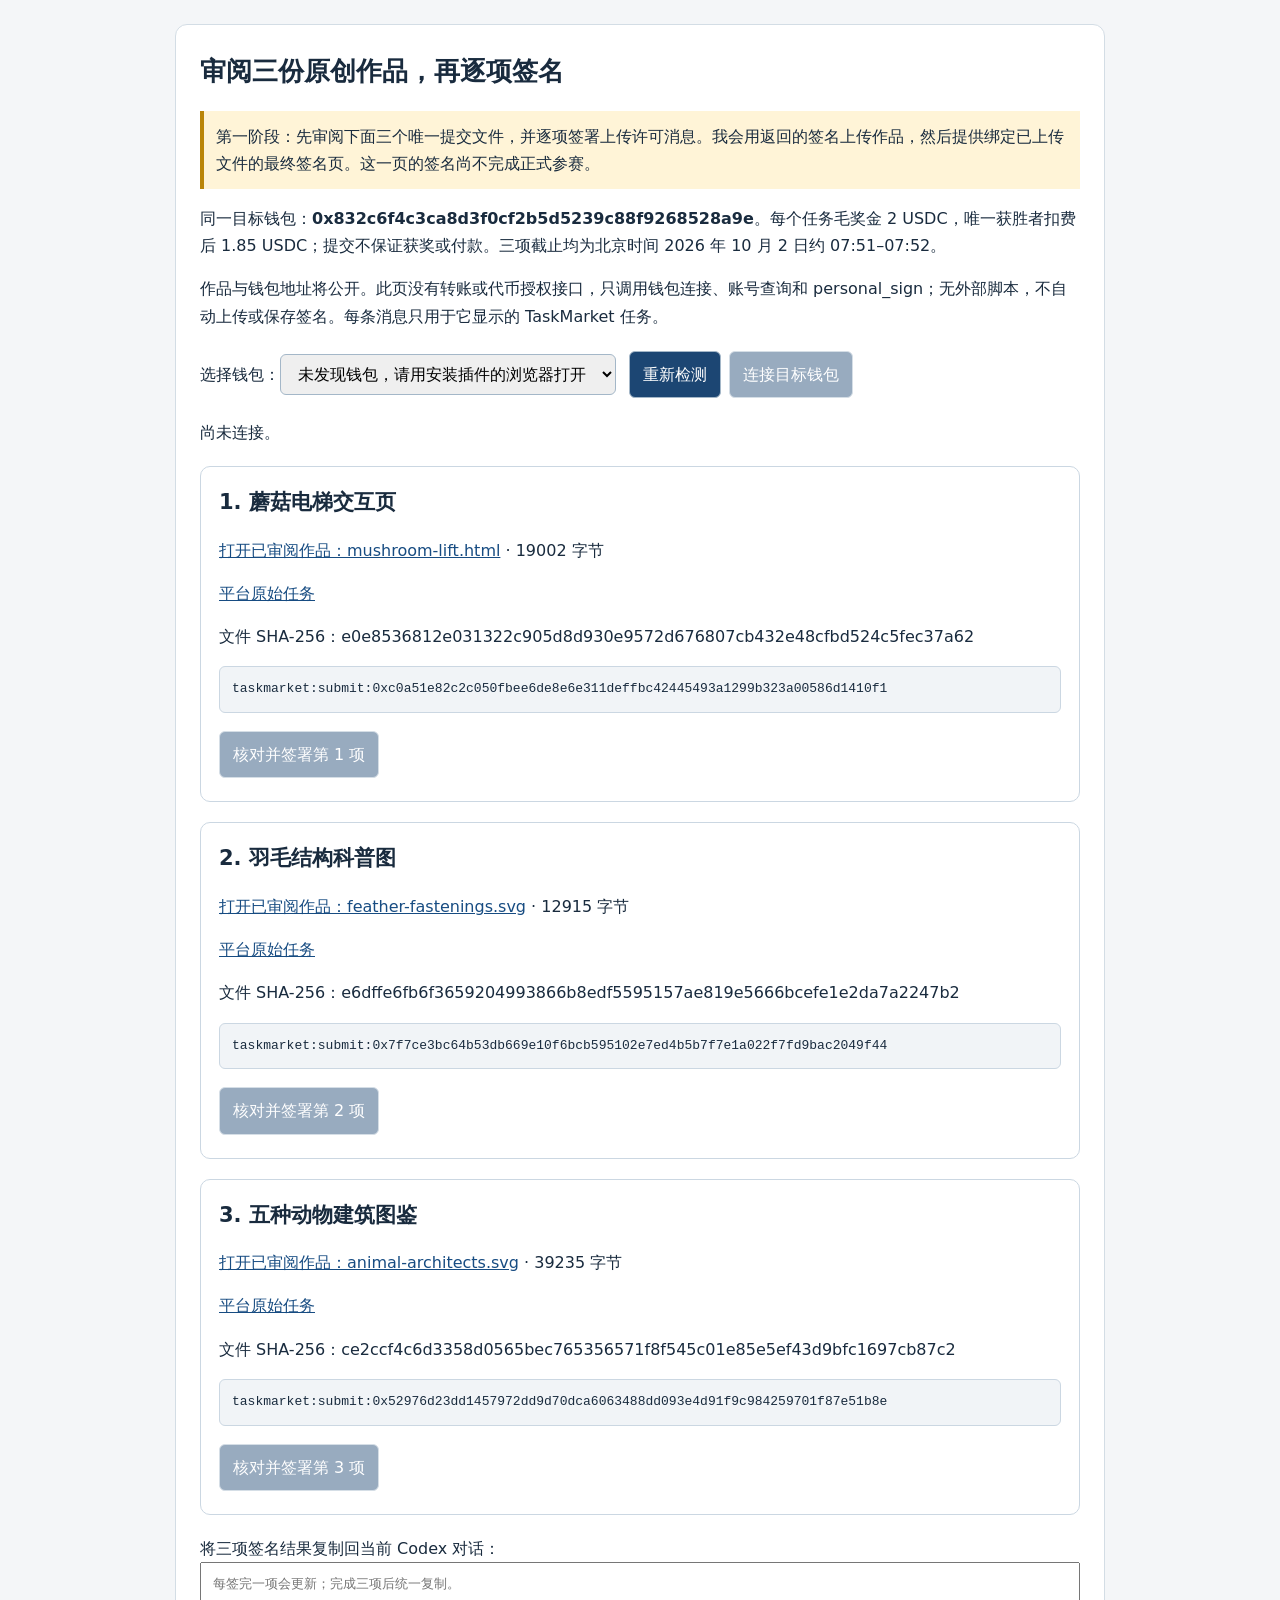
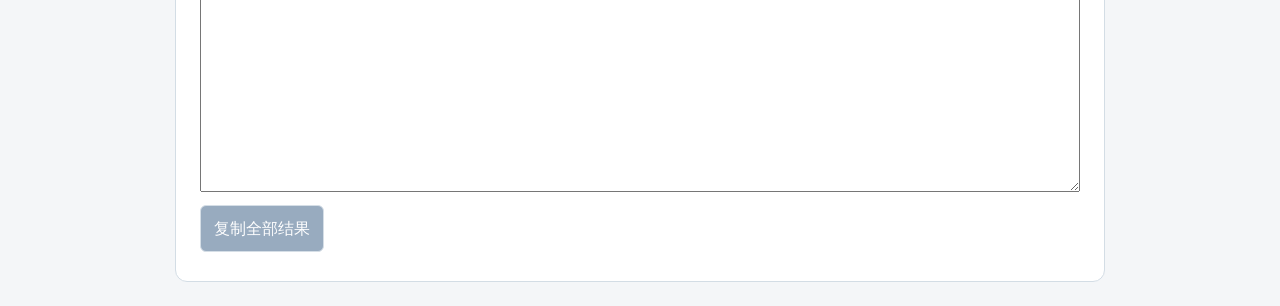
<file: taskmarket-design-batch-sign.html>
<!doctype html>
<html lang="zh-CN"><meta charset="utf-8"><meta name="viewport" content="width=device-width,initial-scale=1">
<meta http-equiv="Content-Security-Policy" content="default-src 'none'; script-src 'unsafe-inline'; style-src 'unsafe-inline'; connect-src 'none'; base-uri 'none'; form-action 'none'">
<title>审阅三份原创作品并签署 TaskMarket 消息</title>
<style>
body{margin:0;background:#f4f6f8;color:#192b3e;font:16px/1.7 system-ui,sans-serif}main{max-width:880px;margin:24px auto;padding:24px;background:white;border:1px solid #d3dde5;border-radius:12px}h1{font-size:26px;margin-top:0}h2{font-size:21px;margin:0}p,pre,strong{overflow-wrap:anywhere}pre{white-space:pre-wrap;padding:12px;background:#f1f4f7;border:1px solid #cbd7e2;border-radius:6px;font:13px/1.6 ui-monospace,monospace}.note{background:#fff4d7;border-left:4px solid #ba8507;padding:12px}button,select{font:inherit;padding:9px 13px;margin:5px 8px 5px 0;border:1px solid #a4b7c8;border-radius:6px;max-width:100%}button{background:#1c4673;color:white;cursor:pointer}button:disabled{opacity:.45;cursor:default}button:focus-visible,a:focus-visible{outline:3px solid #c78607;outline-offset:3px}.card{padding:18px;margin:20px 0;border:1px solid #cbd7e2;border-radius:10px}a{color:#174c82}textarea{width:100%;box-sizing:border-box;min-height:230px;resize:vertical;font:13px/1.6 ui-monospace,monospace;padding:12px}#status{white-space:pre-wrap;overflow-wrap:anywhere}@media(max-width:600px){main{margin:8px;padding:16px}h1{font-size:22px}}
</style>
<main>
<h1>审阅三份原创作品，再逐项签名</h1>
<p class="note" id="purpose"></p>
<p>同一目标钱包：<strong id="expected"></strong>。每个任务毛奖金 2 USDC，唯一获胜者扣费后 1.85 USDC；提交不保证获奖或付款。三项截止均为北京时间 2026 年 10 月 2 日约 07:51–07:52。</p>
<p>作品与钱包地址将公开。此页没有转账或代币授权接口，只调用钱包连接、账号查询和 personal_sign；无外部脚本，不自动上传或保存签名。每条消息只用于它显示的 TaskMarket 任务。</p>
<label for="wallet">选择钱包：</label><select id="wallet"><option value="">正在检测…</option></select>
<button id="refresh" type="button">重新检测</button><button id="connect" type="button">连接目标钱包</button>
<p id="status" role="status" aria-live="polite">尚未连接。</p>
<div id="cards"></div>
<label for="signature">将三项签名结果复制回当前 Codex 对话：</label>
<textarea id="signature" readonly placeholder="每签完一项会更新；完成三项后统一复制。"></textarea>
<button id="copy" type="button" disabled>复制全部结果</button>
</main>
<script>
'use strict';
const manifest={"phase": "upload_permission", "address": "0x832c6f4c3ca8d3f0cf2b5d5239c88f9268528a9e", "tasks": [{"task_id": "0xc0a51e82c2c050fbee6de8e6e311deffbc42445493a1299b323a00586d1410f1", "title": "蘑菇电梯交互页", "file_name": "mushroom-lift.html", "file_bytes": 19002, "sha256": "e0e8536812e031322c905d8d930e9572d676807cb432e48cfbd524c5fec37a62", "mime_type": "text/html", "deadline_utc": "2026-10-01T23:51:44.899Z", "task_url": "https://taskmarket.dev/tasks/0xc0a51e82c2c050fbee6de8e6e311deffbc42445493a1299b323a00586d1410f1", "message": "taskmarket:submit:0xc0a51e82c2c050fbee6de8e6e311deffbc42445493a1299b323a00586d1410f1", "gross_reward_usdc": "2.00", "net_reward_usdc_if_winner": "1.85", "winner_only": true, "confirmed_income_usdc": 0}, {"task_id": "0x7f7ce3bc64b53db669e10f6bcb595102e7ed4b5b7f7e1a022f7fd9bac2049f44", "title": "羽毛结构科普图", "file_name": "feather-fastenings.svg", "file_bytes": 12915, "sha256": "e6dffe6fb6f3659204993866b8edf5595157ae819e5666bcefe1e2da7a2247b2", "mime_type": "image/svg+xml", "deadline_utc": "2026-10-01T23:52:09.103Z", "task_url": "https://taskmarket.dev/tasks/0x7f7ce3bc64b53db669e10f6bcb595102e7ed4b5b7f7e1a022f7fd9bac2049f44", "message": "taskmarket:submit:0x7f7ce3bc64b53db669e10f6bcb595102e7ed4b5b7f7e1a022f7fd9bac2049f44", "gross_reward_usdc": "2.00", "net_reward_usdc_if_winner": "1.85", "winner_only": true, "confirmed_income_usdc": 0}, {"task_id": "0x52976d23dd1457972dd9d70dca6063488dd093e4d91f9c984259701f87e51b8e", "title": "五种动物建筑图鉴", "file_name": "animal-architects.svg", "file_bytes": 39235, "sha256": "ce2ccf4c6d3358d0565bec765356571f8f545c01e85e5ef43d9bfc1697cb87c2", "mime_type": "image/svg+xml", "deadline_utc": "2026-10-01T23:51:17.988Z", "task_url": "https://taskmarket.dev/tasks/0x52976d23dd1457972dd9d70dca6063488dd093e4d91f9c984259701f87e51b8e", "message": "taskmarket:submit:0x52976d23dd1457972dd9d70dca6063488dd093e4d91f9c984259701f87e51b8e", "gross_reward_usdc": "2.00", "net_reward_usdc_if_winner": "1.85", "winner_only": true, "confirmed_income_usdc": 0}]};
const expected=manifest.address.toLowerCase(),messageTasks=manifest.tasks;
const el=id=>document.getElementById(id),wallets=[],signatures=new Map();
let provider=null,account=null,busy=false;
el('expected').textContent=expected;
el('purpose').textContent=manifest.phase==='final_submission'?'第二阶段：作品已上传。下面每条最终提交消息绑定相应的上传文件标识，请逐项核对。此次使用免费提交额度，没有付款。':'第一阶段：先审阅下面三个唯一提交文件，并逐项签署上传许可消息。我会用返回的签名上传作品，然后提供绑定已上传文件的最终签名页。这一页的签名尚不完成正式参赛。';
messageTasks.forEach((t,i)=>{
 const card=document.createElement('section');card.className='card';
 const h=document.createElement('h2');h.textContent=(i+1)+'. '+t.title;card.append(h);
 const p=document.createElement('p');const a=document.createElement('a');a.href=t.file_name;a.target='_blank';a.rel='noopener noreferrer';a.textContent='打开已审阅作品：'+t.file_name;p.append(a,document.createTextNode(' · '+t.file_bytes+' 字节'));card.append(p);
 const link=document.createElement('a');link.href=t.task_url;link.target='_blank';link.rel='noopener noreferrer';link.textContent='平台原始任务';card.append(link);
 const hash=document.createElement('p');hash.textContent='文件 SHA-256：'+t.sha256;card.append(hash);
 const pre=document.createElement('pre');pre.id='message-'+i;pre.textContent=t.message;card.append(pre);
 const btn=document.createElement('button');btn.id='sign-'+i;btn.type='button';btn.disabled=true;btn.textContent='核对并签署第 '+(i+1)+' 项';btn.onclick=()=>signOne(i);card.append(btn);
 el('cards').append(card);
});
function buttons(){el('connect').disabled=busy||!wallets.length;messageTasks.forEach((t,i)=>{el('sign-'+i).disabled=busy||!account;el('sign-'+i).textContent=signatures.has(t.task_id)?'已签第 '+(i+1)+' 项（可重新核对）':'核对并签署第 '+(i+1)+' 项';});}
function renderResult(){el('signature').value=signatures.size?JSON.stringify({phase:manifest.phase,signatures:messageTasks.filter(t=>signatures.has(t.task_id)).map(t=>({task_id:t.task_id,signature:signatures.get(t.task_id)}))},null,2):'';el('copy').disabled=signatures.size!==messageTasks.length;buttons();}
function reset(){provider=null;account=null;signatures.clear();renderResult();}
function addWallet(p,name){if(!p||typeof p.request!=='function'||wallets.some(w=>w.provider===p))return;wallets.push({provider:p,name:String(name||'浏览器钱包')});renderWallets();}
function renderWallets(){const old=el('wallet').value;el('wallet').replaceChildren();if(!wallets.length){const o=document.createElement('option');o.value='';o.textContent='未发现钱包，请用安装插件的浏览器打开';el('wallet').append(o);}else{wallets.forEach((w,i)=>{const o=document.createElement('option');o.value=String(i);o.textContent=w.name;el('wallet').append(o);});if(old!==''&&Number(old)<wallets.length)el('wallet').value=old;}buttons();}
window.addEventListener('eip6963:announceProvider',e=>addWallet(e.detail?.provider,e.detail?.info?.name));
function discover(){window.dispatchEvent(new Event('eip6963:requestProvider'));const e=window.ethereum;if(e?.providers?.length)e.providers.forEach(p=>addWallet(p,p.isBinance?'Binance Wallet':'浏览器钱包'));else addWallet(e,e?.isBinance?'Binance Wallet':'默认钱包');renderWallets();}
el('refresh').onclick=discover;
el('wallet').onchange=()=>{reset();el('status').textContent='钱包选择改变，需重新连接。';};
el('connect').onclick=async()=>{if(busy)return;busy=true;reset();buttons();try{provider=wallets[Number(el('wallet').value)]?.provider;if(!provider)throw Error('没有发现钱包');const a=await provider.request({method:'eth_requestAccounts'});account=a?.find(x=>typeof x==='string'&&x.toLowerCase()===expected);if(!account)throw Error('连接地址不符，请切换到 '+expected);el('status').textContent='地址正确。请逐项审阅作品和完整消息，再点击各项签名。';}catch(e){reset();el('status').textContent=String(e.message||e);}finally{busy=false;buttons();}};
async function signOne(i){if(busy||!provider||!account)return;busy=true;buttons();const t=messageTasks[i];try{const a=await provider.request({method:'eth_accounts'});if(!a?.some(x=>typeof x==='string'&&x.toLowerCase()===expected)){reset();throw Error('钱包账号改变，签名已清空，请重新连接。');}const hex='0x'+Array.from(new TextEncoder().encode(t.message),b=>b.toString(16).padStart(2,'0')).join('');const sig=await provider.request({method:'personal_sign',params:[hex,account]});if(typeof sig!=='string'||!/^0x[0-9a-fA-F]{130}$/.test(sig))throw Error('钱包未返回65字节消息签名');signatures.set(t.task_id,sig);renderResult();el('status').textContent='已完成 '+signatures.size+' / '+messageTasks.length+' 项。'+(signatures.size===messageTasks.length?'请复制全部结果发回 Codex。':'请继续逐项核对。');}catch(e){el('status').textContent=String(e.message||e);}finally{busy=false;buttons();}}
el('copy').onclick=async()=>{try{await navigator.clipboard.writeText(el('signature').value);el('status').textContent='已复制全部签名结果，请粘贴回 Codex。';}catch{el('signature').focus();el('signature').select();el('status').textContent='请手动复制选中的完整结果。';}};
discover();
</script></html>
</file>
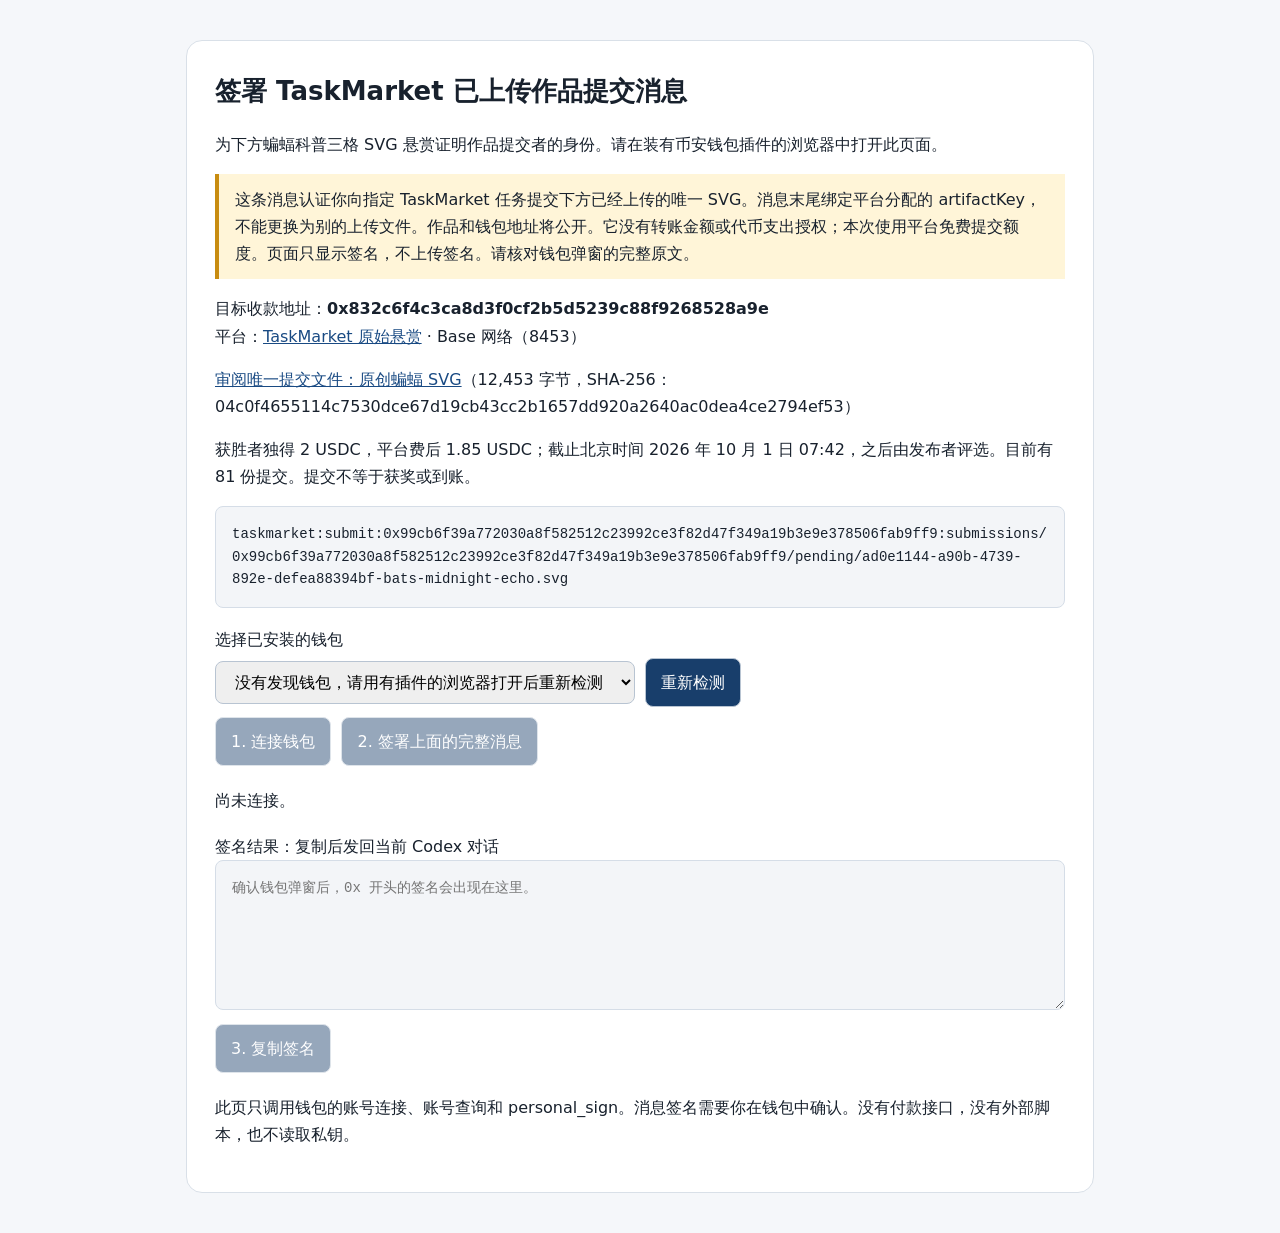
<file: taskmarket-submit-sign-v2.html>
<!doctype html>
<html lang="zh-CN">
<meta charset="utf-8">
<meta name="viewport" content="width=device-width,initial-scale=1">
<meta http-equiv="Content-Security-Policy" content="default-src 'none'; script-src 'unsafe-inline'; style-src 'unsafe-inline'; connect-src 'none'; base-uri 'none'; form-action 'none'">
<title>TaskMarket 原创 SVG 作品提交签名</title>
<style>
body{font:16px/1.7 system-ui,sans-serif;margin:0;background:#f5f7fa;color:#18212d}main{max-width:850px;margin:40px auto;padding:28px;background:white;border:1px solid #d9e0e8;border-radius:16px}h1{font-size:26px;margin-top:0}pre,textarea{white-space:pre-wrap;overflow-wrap:anywhere;background:#f3f5f8;border:1px solid #d5dde7;padding:16px;border-radius:8px;font:14px/1.6 ui-monospace,monospace}textarea{box-sizing:border-box;width:100%;min-height:150px}button,select{font:inherit;padding:10px 15px;border-radius:8px;border:1px solid #b8c4d2;margin:5px 5px 5px 0}button{background:#183e6b;color:white;cursor:pointer}button:disabled{opacity:.45;cursor:default}select{max-width:100%;box-sizing:border-box}strong{overflow-wrap:anywhere}.note{padding:12px 16px;background:#fff5d8;border-left:4px solid #c88c10}#status{min-height:28px;white-space:pre-wrap;overflow-wrap:anywhere}a{color:#194a83}p{overflow-wrap:anywhere}label{display:block;margin-top:18px}@media(max-width:600px){main{margin:12px;padding:18px}h1{font-size:22px}}
</style>
<main>
<h1>签署 TaskMarket 已上传作品提交消息</h1>
<p>为下方蝙蝠科普三格 SVG 悬赏证明作品提交者的身份。请在装有币安钱包插件的浏览器中打开此页面。</p>
<p class="note">这条消息认证你向指定 TaskMarket 任务提交下方已经上传的唯一 SVG。消息末尾绑定平台分配的 artifactKey，不能更换为别的上传文件。作品和钱包地址将公开。它没有转账金额或代币支出授权；本次使用平台免费提交额度。页面只显示签名，不上传签名。请核对钱包弹窗的完整原文。</p>
<p>目标收款地址：<strong id="expected"></strong><br>平台：<a href="https://taskmarket.dev/tasks/0x99cb6f39a772030a8f582512c23992ce3f82d47f349a19b3e9e378506fab9ff9" target="_blank" rel="noopener noreferrer">TaskMarket 原始悬赏</a> · Base 网络（8453）</p>
<p><a href="bats-midnight-echo.svg" target="_blank" rel="noopener noreferrer">审阅唯一提交文件：原创蝙蝠 SVG</a>（12,453 字节，SHA-256：04c0f4655114c7530dce67d19cb43cc2b1657dd920a2640ac0dea4ce2794ef53）</p><p>获胜者独得 2 USDC，平台费后 1.85 USDC；截止北京时间 2026 年 10 月 1 日 07:42，之后由发布者评选。目前有 81 份提交。提交不等于获奖或到账。</p><pre id="message"></pre>
<label for="wallet">选择已安装的钱包</label>
<select id="wallet"><option value="">正在查找钱包…</option></select>
<button id="refresh" type="button">重新检测</button><br>
<button id="connect" type="button">1. 连接钱包</button>
<button id="sign" type="button" disabled>2. 签署上面的完整消息</button>
<p id="status" role="status" aria-live="polite">尚未连接。</p>
<label for="signature">签名结果：复制后发回当前 Codex 对话</label>
<textarea id="signature" readonly placeholder="确认钱包弹窗后，0x 开头的签名会出现在这里。"></textarea>
<button id="copy" type="button" disabled>3. 复制签名</button>
<p>此页只调用钱包的账号连接、账号查询和 personal_sign。消息签名需要你在钱包中确认。没有付款接口，没有外部脚本，也不读取私钥。</p>
</main>
<script>
'use strict';
const expected='0x832c6f4c3ca8d3f0cf2b5d5239c88f9268528a9e';
const message="taskmarket:submit:0x99cb6f39a772030a8f582512c23992ce3f82d47f349a19b3e9e378506fab9ff9:submissions/0x99cb6f39a772030a8f582512c23992ce3f82d47f349a19b3e9e378506fab9ff9/pending/ad0e1144-a90b-4739-892e-defea88394bf-bats-midnight-echo.svg";
const el=id=>document.getElementById(id), wallets=[];
let provider=null, account=null, busy=false;
el('expected').textContent=expected;el('message').textContent=message;
function reset(){provider=null;account=null;el('sign').disabled=true;el('signature').value='';el('copy').disabled=true;}
function addWallet(p,name){if(!p||typeof p.request!=='function'||wallets.some(x=>x.provider===p))return;wallets.push({provider:p,name:String(name||'浏览器钱包')});render();}
function render(){const old=el('wallet').value;el('wallet').replaceChildren();if(!wallets.length){const o=document.createElement('option');o.value='';o.textContent='没有发现钱包，请用有插件的浏览器打开后重新检测';el('wallet').append(o);}else{wallets.forEach((w,i)=>{const o=document.createElement('option');o.value=String(i);o.textContent=w.name;el('wallet').append(o);});if(old!==''&&Number(old)<wallets.length)el('wallet').value=old;}el('connect').disabled=!wallets.length||busy;}
window.addEventListener('eip6963:announceProvider',event=>addWallet(event.detail?.provider,event.detail?.info?.name));
function discover(){window.dispatchEvent(new Event('eip6963:requestProvider'));const e=window.ethereum;if(e?.providers?.length)e.providers.forEach(p=>addWallet(p,p.isBinance?'Binance Wallet':'浏览器钱包'));else addWallet(e,e?.isBinance?'Binance Wallet':'默认浏览器钱包');render();}
el('refresh').onclick=discover;el('wallet').onchange=()=>{reset();el('status').textContent='钱包选择已改变，请重新连接。';};
el('connect').onclick=async()=>{if(busy)return;busy=true;reset();render();try{provider=wallets[Number(el('wallet').value)]?.provider;if(!provider)throw Error('未发现钱包。');const accounts=await provider.request({method:'eth_requestAccounts'});const found=accounts?.find(a=>typeof a==='string'&&a.toLowerCase()===expected);if(!found)throw Error('当前连接的钱包不是目标地址。请在钱包中切换到 '+expected+' 后重新连接。');account=found;el('sign').disabled=false;el('status').textContent='已连接正确地址。请阅读完整消息，点击签名，并核对钱包弹窗。';}catch(e){reset();el('status').textContent=String(e.message||e);}finally{busy=false;render();}};
el('sign').onclick=async()=>{if(busy||!provider||!account)return;busy=true;el('sign').disabled=true;el('signature').value='';el('copy').disabled=true;try{const accounts=await provider.request({method:'eth_accounts'});if(!accounts?.some(a=>typeof a==='string'&&a.toLowerCase()===expected))throw Error('钱包账号已改变，请重新连接。');const hex='0x'+Array.from(new TextEncoder().encode(message),b=>b.toString(16).padStart(2,'0')).join('');const sig=await provider.request({method:'personal_sign',params:[hex,account]});if(typeof sig!=='string'||!/^0x(?:[a-fA-F0-9]{2})+$/.test(sig)||sig.length<130)throw Error('钱包没有返回有效格式的消息签名。');el('signature').value=sig;el('copy').disabled=false;el('status').textContent='签名已在本页显示。复制后发回 Codex；随后由 Codex 向 TaskMarket 提交这一个 SVG 文件。';}catch(e){el('status').textContent=String(e.message||e);}finally{busy=false;el('sign').disabled=!account;render();}};
el('copy').onclick=async()=>{try{await navigator.clipboard.writeText(el('signature').value);el('status').textContent='已复制签名，请粘贴回 Codex。';}catch{el('signature').focus();el('signature').select();el('status').textContent='请手动复制已选中的签名。';}};
discover();
</script>
</html>
</file>
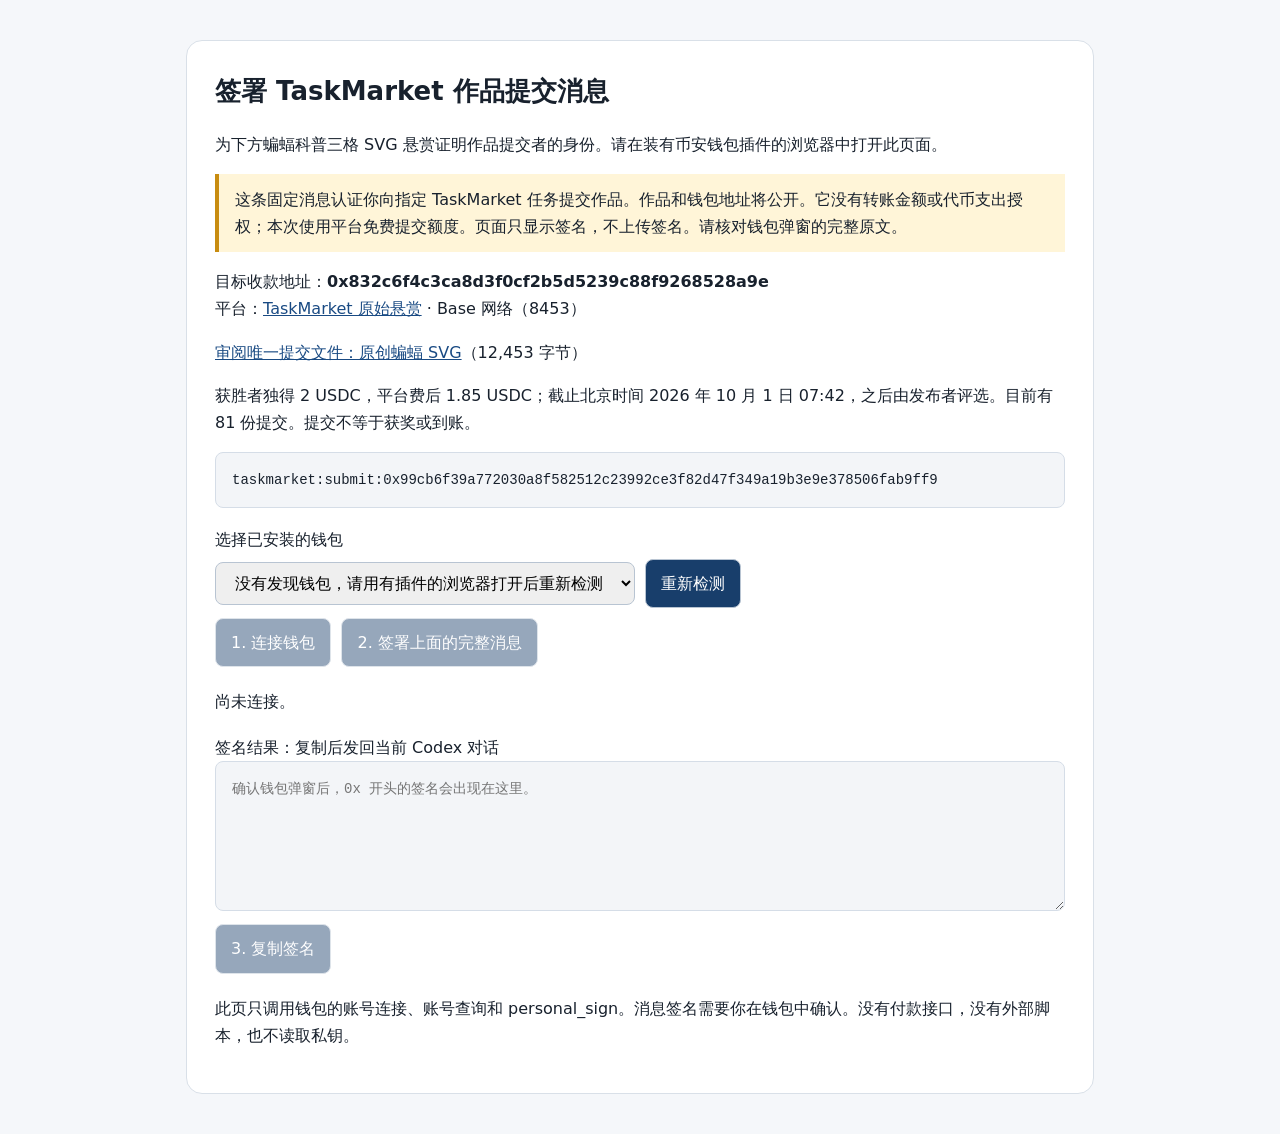
<file: taskmarket-submit-sign.html>
<!doctype html>
<html lang="zh-CN">
<meta charset="utf-8">
<meta name="viewport" content="width=device-width,initial-scale=1">
<meta http-equiv="Content-Security-Policy" content="default-src 'none'; script-src 'unsafe-inline'; style-src 'unsafe-inline'; connect-src 'none'; base-uri 'none'; form-action 'none'">
<title>TaskMarket 原创 SVG 作品提交签名</title>
<style>
body{font:16px/1.7 system-ui,sans-serif;margin:0;background:#f5f7fa;color:#18212d}main{max-width:850px;margin:40px auto;padding:28px;background:white;border:1px solid #d9e0e8;border-radius:16px}h1{font-size:26px;margin-top:0}pre,textarea{white-space:pre-wrap;overflow-wrap:anywhere;background:#f3f5f8;border:1px solid #d5dde7;padding:16px;border-radius:8px;font:14px/1.6 ui-monospace,monospace}textarea{box-sizing:border-box;width:100%;min-height:150px}button,select{font:inherit;padding:10px 15px;border-radius:8px;border:1px solid #b8c4d2;margin:5px 5px 5px 0}button{background:#183e6b;color:white;cursor:pointer}button:disabled{opacity:.45;cursor:default}select{max-width:100%;box-sizing:border-box}strong{overflow-wrap:anywhere}.note{padding:12px 16px;background:#fff5d8;border-left:4px solid #c88c10}#status{min-height:28px;white-space:pre-wrap;overflow-wrap:anywhere}a{color:#194a83}label{display:block;margin-top:18px}@media(max-width:600px){main{margin:12px;padding:18px}h1{font-size:22px}}
</style>
<main>
<h1>签署 TaskMarket 作品提交消息</h1>
<p>为下方蝙蝠科普三格 SVG 悬赏证明作品提交者的身份。请在装有币安钱包插件的浏览器中打开此页面。</p>
<p class="note">这条固定消息认证你向指定 TaskMarket 任务提交作品。作品和钱包地址将公开。它没有转账金额或代币支出授权；本次使用平台免费提交额度。页面只显示签名，不上传签名。请核对钱包弹窗的完整原文。</p>
<p>目标收款地址：<strong id="expected"></strong><br>平台：<a href="https://taskmarket.dev/tasks/0x99cb6f39a772030a8f582512c23992ce3f82d47f349a19b3e9e378506fab9ff9" target="_blank" rel="noopener noreferrer">TaskMarket 原始悬赏</a> · Base 网络（8453）</p>
<p><a href="bats-midnight-echo.svg" target="_blank" rel="noopener noreferrer">审阅唯一提交文件：原创蝙蝠 SVG</a>（12,453 字节）</p><p>获胜者独得 2 USDC，平台费后 1.85 USDC；截止北京时间 2026 年 10 月 1 日 07:42，之后由发布者评选。目前有 81 份提交。提交不等于获奖或到账。</p><pre id="message"></pre>
<label for="wallet">选择已安装的钱包</label>
<select id="wallet"><option value="">正在查找钱包…</option></select>
<button id="refresh" type="button">重新检测</button><br>
<button id="connect" type="button">1. 连接钱包</button>
<button id="sign" type="button" disabled>2. 签署上面的完整消息</button>
<p id="status" role="status" aria-live="polite">尚未连接。</p>
<label for="signature">签名结果：复制后发回当前 Codex 对话</label>
<textarea id="signature" readonly placeholder="确认钱包弹窗后，0x 开头的签名会出现在这里。"></textarea>
<button id="copy" type="button" disabled>3. 复制签名</button>
<p>此页只调用钱包的账号连接、账号查询和 personal_sign。消息签名需要你在钱包中确认。没有付款接口，没有外部脚本，也不读取私钥。</p>
</main>
<script>
'use strict';
const expected='0x832c6f4c3ca8d3f0cf2b5d5239c88f9268528a9e';
const message="taskmarket:submit:0x99cb6f39a772030a8f582512c23992ce3f82d47f349a19b3e9e378506fab9ff9";
const el=id=>document.getElementById(id), wallets=[];
let provider=null, account=null, busy=false;
el('expected').textContent=expected;el('message').textContent=message;
function reset(){provider=null;account=null;el('sign').disabled=true;el('signature').value='';el('copy').disabled=true;}
function addWallet(p,name){if(!p||typeof p.request!=='function'||wallets.some(x=>x.provider===p))return;wallets.push({provider:p,name:String(name||'浏览器钱包')});render();}
function render(){const old=el('wallet').value;el('wallet').replaceChildren();if(!wallets.length){const o=document.createElement('option');o.value='';o.textContent='没有发现钱包，请用有插件的浏览器打开后重新检测';el('wallet').append(o);}else{wallets.forEach((w,i)=>{const o=document.createElement('option');o.value=String(i);o.textContent=w.name;el('wallet').append(o);});if(old!==''&&Number(old)<wallets.length)el('wallet').value=old;}el('connect').disabled=!wallets.length||busy;}
window.addEventListener('eip6963:announceProvider',event=>addWallet(event.detail?.provider,event.detail?.info?.name));
function discover(){window.dispatchEvent(new Event('eip6963:requestProvider'));const e=window.ethereum;if(e?.providers?.length)e.providers.forEach(p=>addWallet(p,p.isBinance?'Binance Wallet':'浏览器钱包'));else addWallet(e,e?.isBinance?'Binance Wallet':'默认浏览器钱包');render();}
el('refresh').onclick=discover;el('wallet').onchange=()=>{reset();el('status').textContent='钱包选择已改变，请重新连接。';};
el('connect').onclick=async()=>{if(busy)return;busy=true;reset();render();try{provider=wallets[Number(el('wallet').value)]?.provider;if(!provider)throw Error('未发现钱包。');const accounts=await provider.request({method:'eth_requestAccounts'});const found=accounts?.find(a=>typeof a==='string'&&a.toLowerCase()===expected);if(!found)throw Error('当前连接的钱包不是目标地址。请在钱包中切换到 '+expected+' 后重新连接。');account=found;el('sign').disabled=false;el('status').textContent='已连接正确地址。请阅读完整消息，点击签名，并核对钱包弹窗。';}catch(e){reset();el('status').textContent=String(e.message||e);}finally{busy=false;render();}};
el('sign').onclick=async()=>{if(busy||!provider||!account)return;busy=true;el('sign').disabled=true;el('signature').value='';el('copy').disabled=true;try{const accounts=await provider.request({method:'eth_accounts'});if(!accounts?.some(a=>typeof a==='string'&&a.toLowerCase()===expected))throw Error('钱包账号已改变，请重新连接。');const hex='0x'+Array.from(new TextEncoder().encode(message),b=>b.toString(16).padStart(2,'0')).join('');const sig=await provider.request({method:'personal_sign',params:[hex,account]});if(typeof sig!=='string'||!/^0x(?:[a-fA-F0-9]{2})+$/.test(sig)||sig.length<130)throw Error('钱包没有返回有效格式的消息签名。');el('signature').value=sig;el('copy').disabled=false;el('status').textContent='签名已在本页显示。复制后发回 Codex；随后由 Codex 向 TaskMarket 提交这一个 SVG 文件。';}catch(e){el('status').textContent=String(e.message||e);}finally{busy=false;el('sign').disabled=!account;render();}};
el('copy').onclick=async()=>{try{await navigator.clipboard.writeText(el('signature').value);el('status').textContent='已复制签名，请粘贴回 Codex。';}catch{el('signature').focus();el('signature').select();el('status').textContent='请手动复制已选中的签名。';}};
discover();
</script>
</html>
</file>
<file: samples/news/style.css>
*{box-sizing:border-box} :root{--ink:#17342c;--muted:#6a7e76;--paper:#f7f9f7;--green:#255a46;--line:#dce5df;--yellow:#dbeaa8}body{margin:0;background:var(--paper);color:var(--ink);font-family:Arial,Helvetica,sans-serif;font-size:14px;line-height:1.5}a{color:inherit;text-decoration:none}button,input,select{font:inherit}button,a,input,select{outline-offset:4px}button:disabled{opacity:.55;cursor:wait}.sidebar{width:230px;position:fixed;inset:0 auto 0 0;background:#173b2f;color:#e5eee5;padding:36px 24px;display:flex;flex-direction:column}.brand{display:flex;align-items:center;gap:14px;font-size:23px;line-height:1.06;letter-spacing:-1px}.brand b{font-weight:400;color:#dcebba}.brand-mark{position:relative;width:45px;height:47px;background:#dbeaa8;border-radius:12px;color:#173b2f;font-size:40px;font-weight:700;padding-left:8px;letter-spacing:-3px;line-height:1.1}.brand-mark>span{font-size:21px;position:absolute;right:5px;top:3px}.workspace{font-size:9px;letter-spacing:1.8px;color:#8faf9f;margin:58px 0 16px}nav a{display:flex;gap:14px;align-items:center;border-radius:8px;padding:12px 14px;background:#2c4d3f;font-weight:600}.count{margin-left:auto;font-size:11px;color:#bed3c3;background:#456655;border-radius:4px;padding:1px 6px}.source-section{margin-top:35px}.section-label{color:#96b3a4;font-size:9px;letter-spacing:1.5px;display:flex;justify-content:space-between}.source-row{display:flex;gap:10px;align-items:center;font-size:12px;margin-top:18px}.source-dot{width:7px;height:7px;border-radius:50%;background:#bfd68d}.source-row:nth-child(2) .source-dot{background:#72aeca}.source-row:nth-child(3) .source-dot{background:#d1aa78}.tiny{margin-top:26px;font-size:10px;line-height:1.7;color:#8ca698}.sidebar-bottom{margin-top:auto;color:#bed0c2;font-size:10px;line-height:1.9}.sidebar-bottom small{padding-left:14px;color:#83a190}.status-dot{display:inline-block;width:6px;height:6px;border-radius:50%;background:#a3c67a;margin-right:7px}main{margin-left:230px;max-width:1700px;padding:0 48px}header{height:74px;border-bottom:1px solid var(--line);display:flex;justify-content:space-between;align-items:center}.breadcrumb{font-size:9px;letter-spacing:1.6px;color:#6a8076}.breadcrumb span{padding:0 12px;color:#afbeb5}.top-badge{font-size:9px;letter-spacing:1.4px;border:1px solid #d4e0d5;border-radius:20px;padding:5px 12px;color:#536e5c;background:#f0f5ee}.hero{display:flex;justify-content:space-between;align-items:center;min-height:279px;padding:31px 0 27px;overflow:hidden}.eyebrow{font-size:10px;font-weight:600;letter-spacing:2px;color:#718878;margin-bottom:12px}h1{font-size:48px;line-height:1.05;letter-spacing:-2.7px;font-weight:500;margin:0 0 17px}h1 span{color:#8baf62}.hero p{margin:0;color:var(--muted);font-size:12px;line-height:1.8}.hero-art{height:214px;width:330px;position:relative;margin-right:30px}.orbit{position:absolute;border:1px solid #dce5d8;border-radius:50%;transform:rotate(-28deg)}.orbit.one{inset:22px 4px}.orbit.two{inset:3px 40px;transform:rotate(31deg)}.art-card{position:absolute;width:145px;height:158px;left:93px;top:27px;border:1px solid #d5dfce;border-radius:12px;background:#eef4e7;box-shadow:10px 12px 0 #e4ecd9;padding:20px;transform:rotate(-7deg)}.art-line{height:5px;width:79px;background:#a8bea3;border-radius:3px;margin-bottom:8px}.art-line.short{width:49px;background:#c3d1b9}.art-line.mid{width:73px;margin-top:15px;background:#c3d1b9}.art-grid{display:grid;grid-template-columns:1fr 1fr;gap:7px;margin-top:14px}.art-grid span{height:25px;border-radius:4px;background:#d2ddc7}.art-grid span:nth-child(2){background:#becfc1}.art-grid span:nth-child(3){background:#b4cdaa}.art-spark{position:absolute;right:41px;top:8px;color:#a0b875;font-size:39px}.art-tag{position:absolute;bottom:6px;left:134px;border:1px solid #cfdcc4;background:#fafff3;padding:5px 11px;border-radius:5px;font-size:9px;letter-spacing:.6px;transform:rotate(4deg)}.disclosure{background:#eef3e9;border:1px solid #dee8d4;border-radius:8px;display:flex;align-items:center;gap:11px;padding:11px 14px;margin:0 0 26px;color:#546c51}.disclosure-icon{border:1px solid #95ab87;border-radius:50%;width:17px;height:17px;text-align:center;line-height:15px;font-size:10px;flex:none}.disclosure p{margin:0;font-size:11px;line-height:1.6}.disclosure b{font-weight:600}.stats{display:grid;grid-template-columns:repeat(4,1fr);gap:24px;margin-bottom:36px}.stats>div{border-bottom:1px solid var(--line);padding:0 0 19px}.stats span{display:block;font-size:9px;color:#76897f;letter-spacing:1.1px}.stats strong{font-size:30px;font-weight:400;display:block;line-height:1.5;margin-top:8px;letter-spacing:-.5px}.stats .word{font-size:22px;padding:5px 0 1px}.stats small{font-size:10px;color:#8b9b92}.feed-heading{display:flex;justify-content:space-between;align-items:center;gap:15px;margin-bottom:23px}h2{font-weight:500;font-size:20px;letter-spacing:-.5px;margin:0}h2 span{font-size:11px;border:1px solid #dbe4dc;border-radius:5px;padding:2px 7px;margin-left:8px;vertical-align:middle;color:#72897b}.feed-heading p{font-size:10px;color:#7b8d82;margin:6px 0 0}.primary{background:#255a46;color:white;border:0;padding:11px 17px;border-radius:7px;font-size:11px;font-weight:600;cursor:pointer;white-space:nowrap}.primary span{font-size:16px;margin-right:5px}.primary:hover{background:#183c2f}.filters{display:flex;gap:10px;align-items:center}.search{display:flex;align-items:center;gap:11px;background:#fff;border:1px solid var(--line);border-radius:7px;flex:1;min-width:160px;padding:0 12px;height:42px}.search>span{font-size:22px;color:#758b7d;line-height:1}.search input{min-width:0;width:100%;border:0;background:transparent;font-size:11px;color:#365943}.search input:focus{outline:none}.search:focus-within{outline:2px solid #598c70;outline-offset:2px}.search input::placeholder{color:#8e9c94}kbd{font-size:10px;border:1px solid #e2e9e3;border-radius:4px;padding:0 5px;color:#96a599;font-family:inherit}.source-filter select{height:42px;max-width:190px;border:1px solid var(--line);background:#fff;border-radius:7px;color:#5a7263;font-size:11px;padding:0 28px 0 12px}.export{height:42px;display:flex;align-items:center;white-space:nowrap;font-size:11px;padding:0 15px;border:1px solid #d9e2db;border-radius:7px;color:#536b5d;background:#f0f4ef}.export:hover{background:#e6eee3}.feed-meta{display:flex;justify-content:space-between;align-items:center;font-size:8px;letter-spacing:1.2px;color:#90a094;padding:19px 1px 9px;border-bottom:1px solid var(--line)}.headline{display:flex;gap:18px;padding:20px 0;border-bottom:1px solid #e0e7e1;align-items:flex-start}.headline-index{width:21px;flex:none;color:#a7b6aa;font-size:10px;padding-top:3px}.headline-body{flex:1;min-width:0}.headline-top{display:flex;flex-wrap:wrap;gap:9px;align-items:center;color:#84988a;font-size:9px;margin-bottom:6px}.source-label{font-size:9px;color:#587c61;background:#edf3e9;border-radius:4px;padding:2px 6px}.source-label.cleancurrent{background:#e9f1f4;color:#527783}.source-label.civicdesk{background:#f5eee6;color:#8a714c}.headline h3{font-size:15px;line-height:1.45;font-weight:500;letter-spacing:-.15px;margin:0}.headline a:hover h3{color:#458156}.headline .domain{display:block;color:#a2afa5;font-size:9px;margin-top:5px}.headline-arrow{font-size:18px;flex:none;color:#8ca18c;padding-top:14px}.sample-tag{color:#94a189;font-size:8px;letter-spacing:.6px}.notice{border-radius:6px;font-size:11px;padding:10px 12px;margin-top:12px;background:#e6f0e0;color:#4c7142}.notice.error{background:#f8ece8;color:#8d5040}.empty{padding:50px 16px;text-align:center;color:#8fa095;font-size:12px;border-bottom:1px solid var(--line)}footer{display:flex;justify-content:space-between;font-size:9px;gap:15px;color:#9aa99f;padding:27px 0 35px}.sr-only{position:absolute;width:1px;height:1px;padding:0;margin:-1px;overflow:hidden;clip:rect(0,0,0,0);white-space:nowrap;border:0}@media(min-width:1600px){main{padding-left:72px;padding-right:72px}.hero-art{margin-right:70px}}@media(max-width:1100px){main{padding:0 28px}.sidebar{width:200px;padding:32px 20px}main{margin-left:200px}.hero-art{width:260px;margin-right:0}.art-card{left:65px}.art-tag{left:91px}.art-spark{right:20px}.stats{gap:15px}.stats span{font-size:8px;letter-spacing:.7px}h1{font-size:43px}}@media(max-width:760px){.sidebar{position:static;width:100%;height:auto;padding:17px 20px;display:block}.brand{font-size:18px;line-height:1.05;gap:10px}.brand br{display:none}.brand b{margin-left:4px}.brand-mark{height:34px;width:33px;font-size:29px;padding-left:6px;border-radius:8px}.brand-mark>span{font-size:15px;right:3px;top:2px}.workspace,.source-section,.sidebar-bottom,nav{display:none}main{margin-left:0;padding:0 20px}header{height:59px}.breadcrumb{font-size:8px;letter-spacing:1px}.top-badge{font-size:8px;padding:4px 8px}.hero{min-height:239px;padding:27px 0}.hero-art{width:170px;height:180px;flex:none}.art-card{left:39px;top:30px;width:104px;height:120px;padding:15px}.art-grid span{height:16px}.art-grid{gap:5px;margin-top:9px}.art-line{width:60px;height:4px;margin-bottom:5px}.art-line.short{width:35px}.art-line.mid{width:48px;margin-top:9px}.art-tag{left:41px;bottom:7px;font-size:7px;white-space:nowrap;padding:4px 7px}.orbit.one{inset:28px -7px 20px 2px}.orbit.two{inset:5px 7px;}.art-spark{top:12px;right:6px;font-size:25px}h1{font-size:36px;letter-spacing:-1.8px;margin-bottom:15px}.hero p{font-size:10px;max-width:230px}.eyebrow{font-size:8px;letter-spacing:1.2px}.disclosure{padding:10px;gap:9px;margin-bottom:22px}.disclosure p{font-size:10px}.stats{grid-template-columns:1fr 1fr;gap:19px 23px;margin-bottom:27px}.stats strong{font-size:27px;margin-top:3px}.stats .word{font-size:20px}.stats>div{padding-bottom:12px}.stats span{font-size:8px;letter-spacing:1px}.stats small{font-size:9px}.feed-heading{align-items:flex-start;margin-bottom:18px}.feed-heading h2{font-size:18px}.feed-heading p{font-size:9px;max-width:230px}.primary{padding:9px 11px;font-size:10px}.primary span{font-size:13px}.filters{flex-wrap:wrap;gap:9px}.search{flex:1 0 100%;height:43px}.source-filter{flex:1}.source-filter select{width:100%;max-width:none;height:38px}.export{height:38px;font-size:10px}.headline{gap:10px;padding:18px 0}.headline h3{font-size:14px}.headline-index{width:16px;font-size:9px}.headline-top{font-size:8px;gap:7px}.source-label{font-size:8px}.headline-arrow{font-size:16px}.headline .domain{font-size:8px}.feed-meta{font-size:7px}footer{font-size:8px;gap:20px}}@media(max-width:390px){.hero-art{width:133px}.art-card{left:15px}.art-spark{right:0}.art-tag{left:12px}.hero p{max-width:183px}.hero p br{display:none}h1{font-size:33px}.eyebrow{letter-spacing:.6px;font-size:7px}.feed-heading p{max-width:185px}}
</file>
